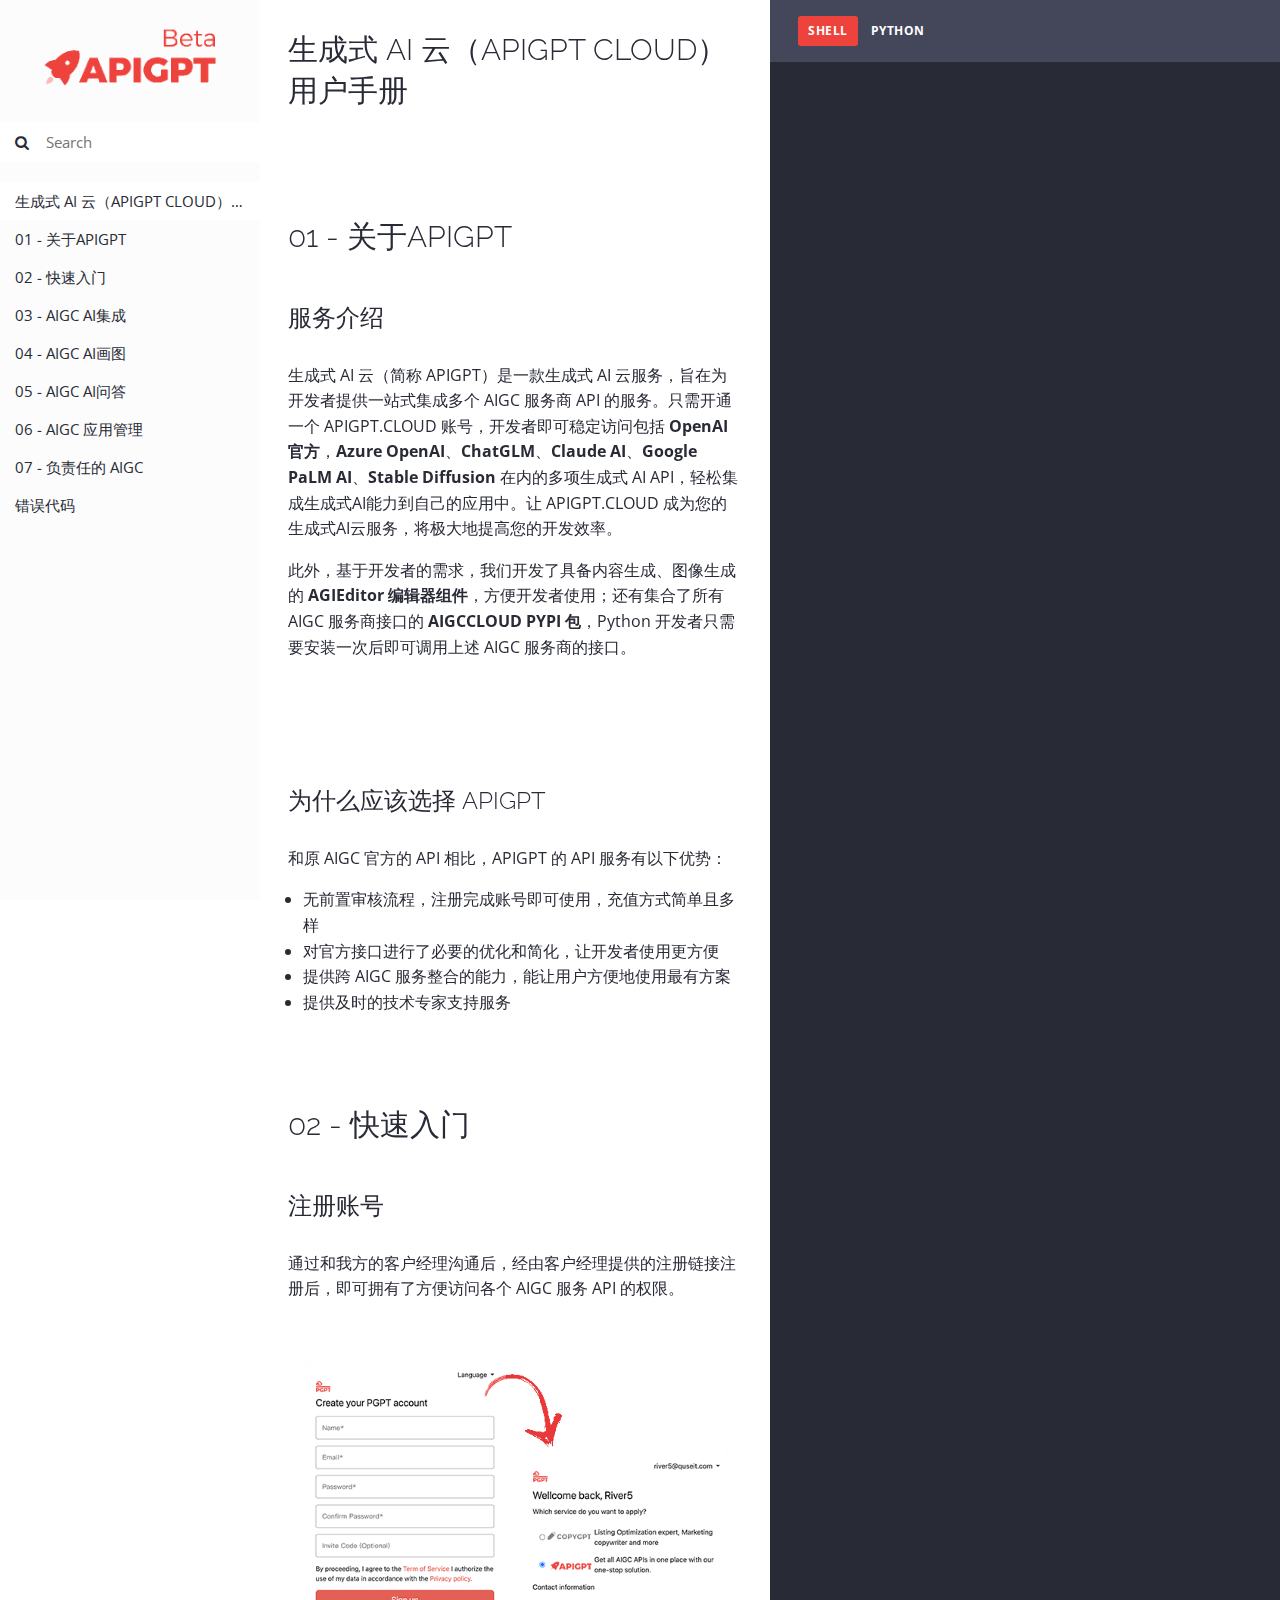
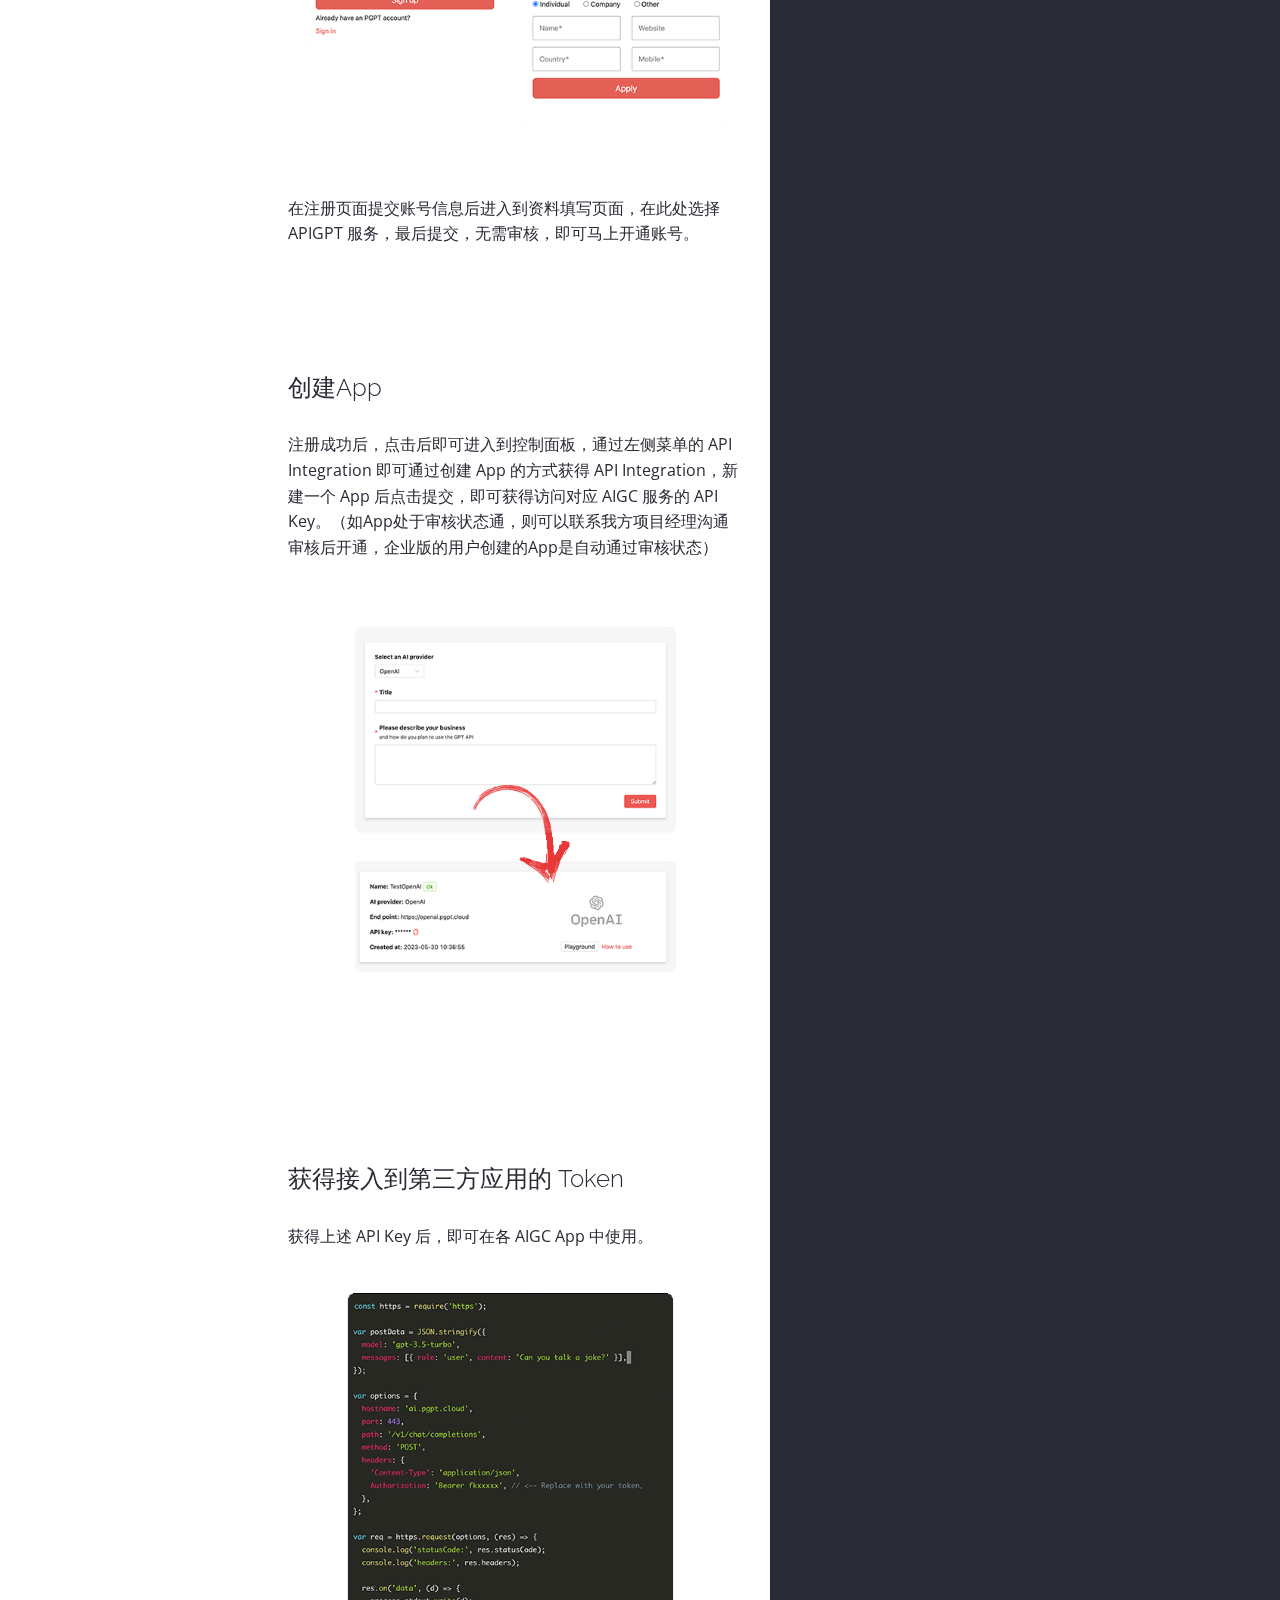
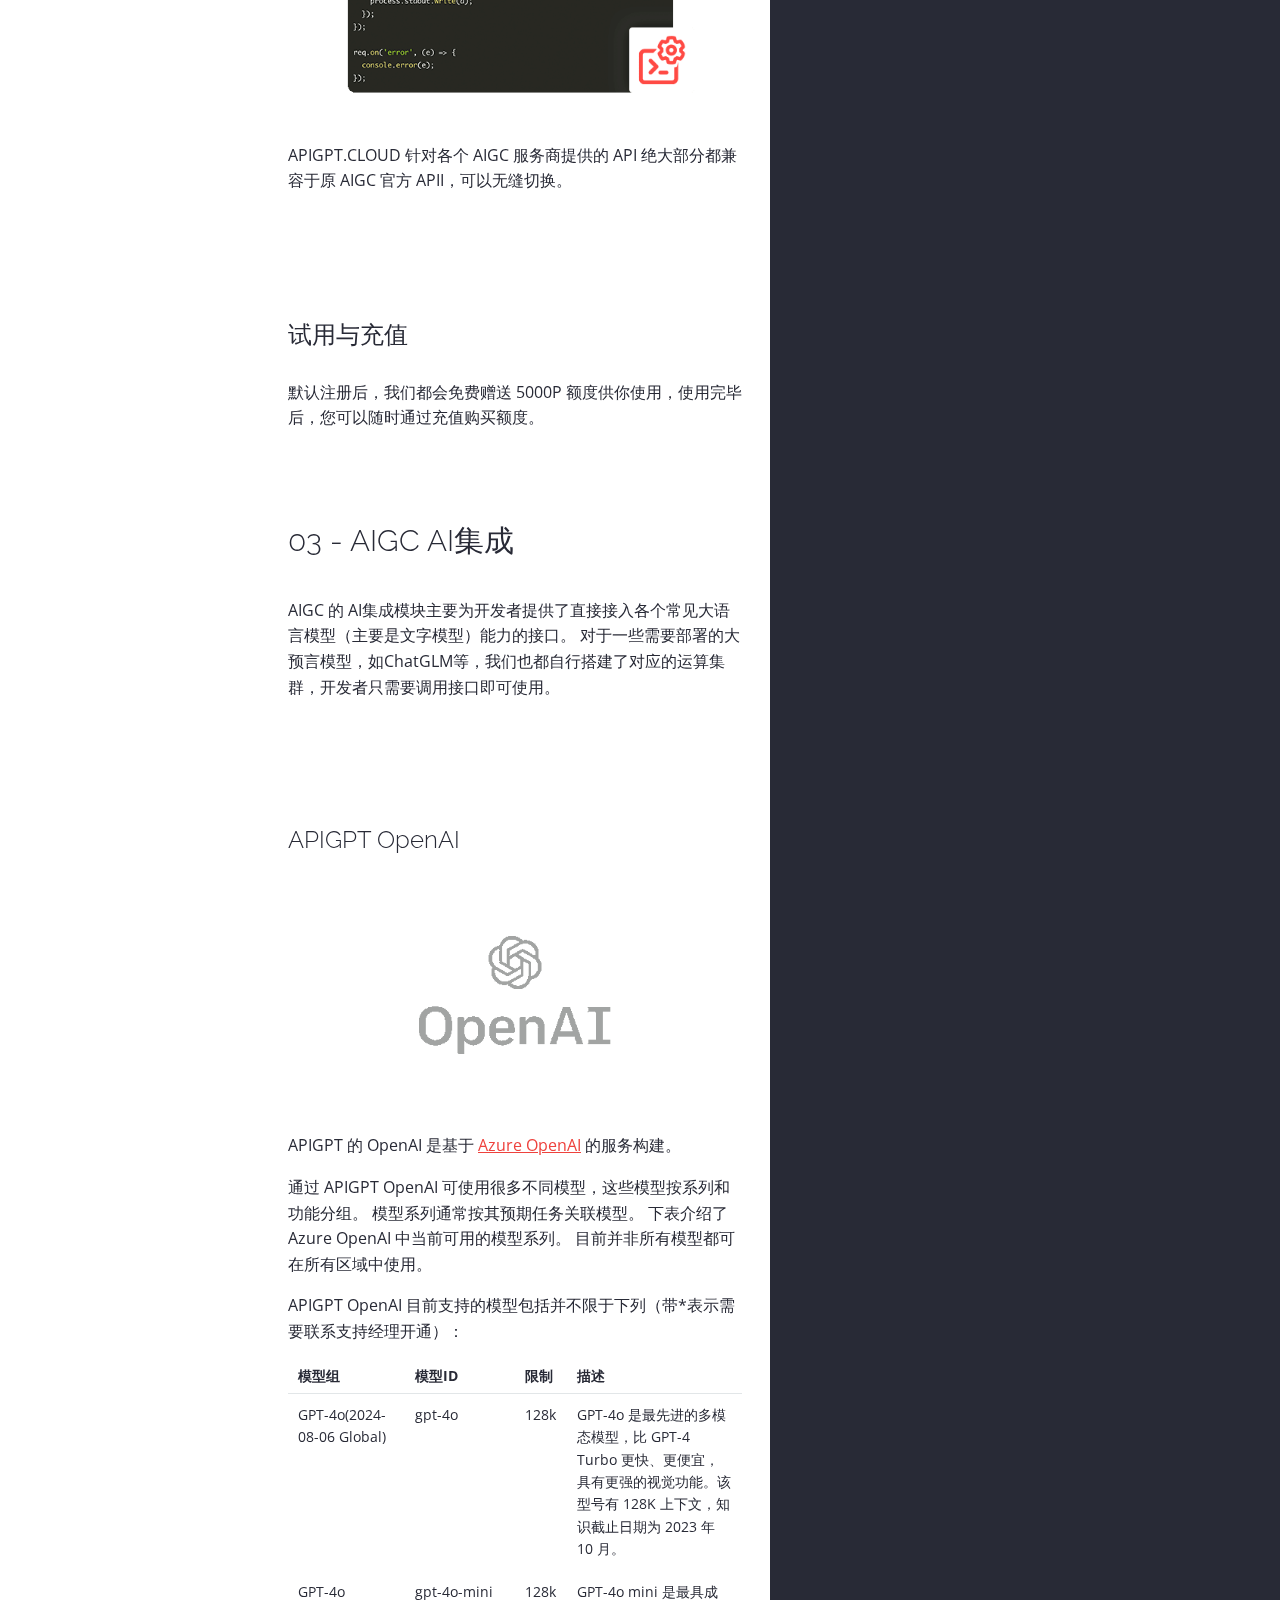
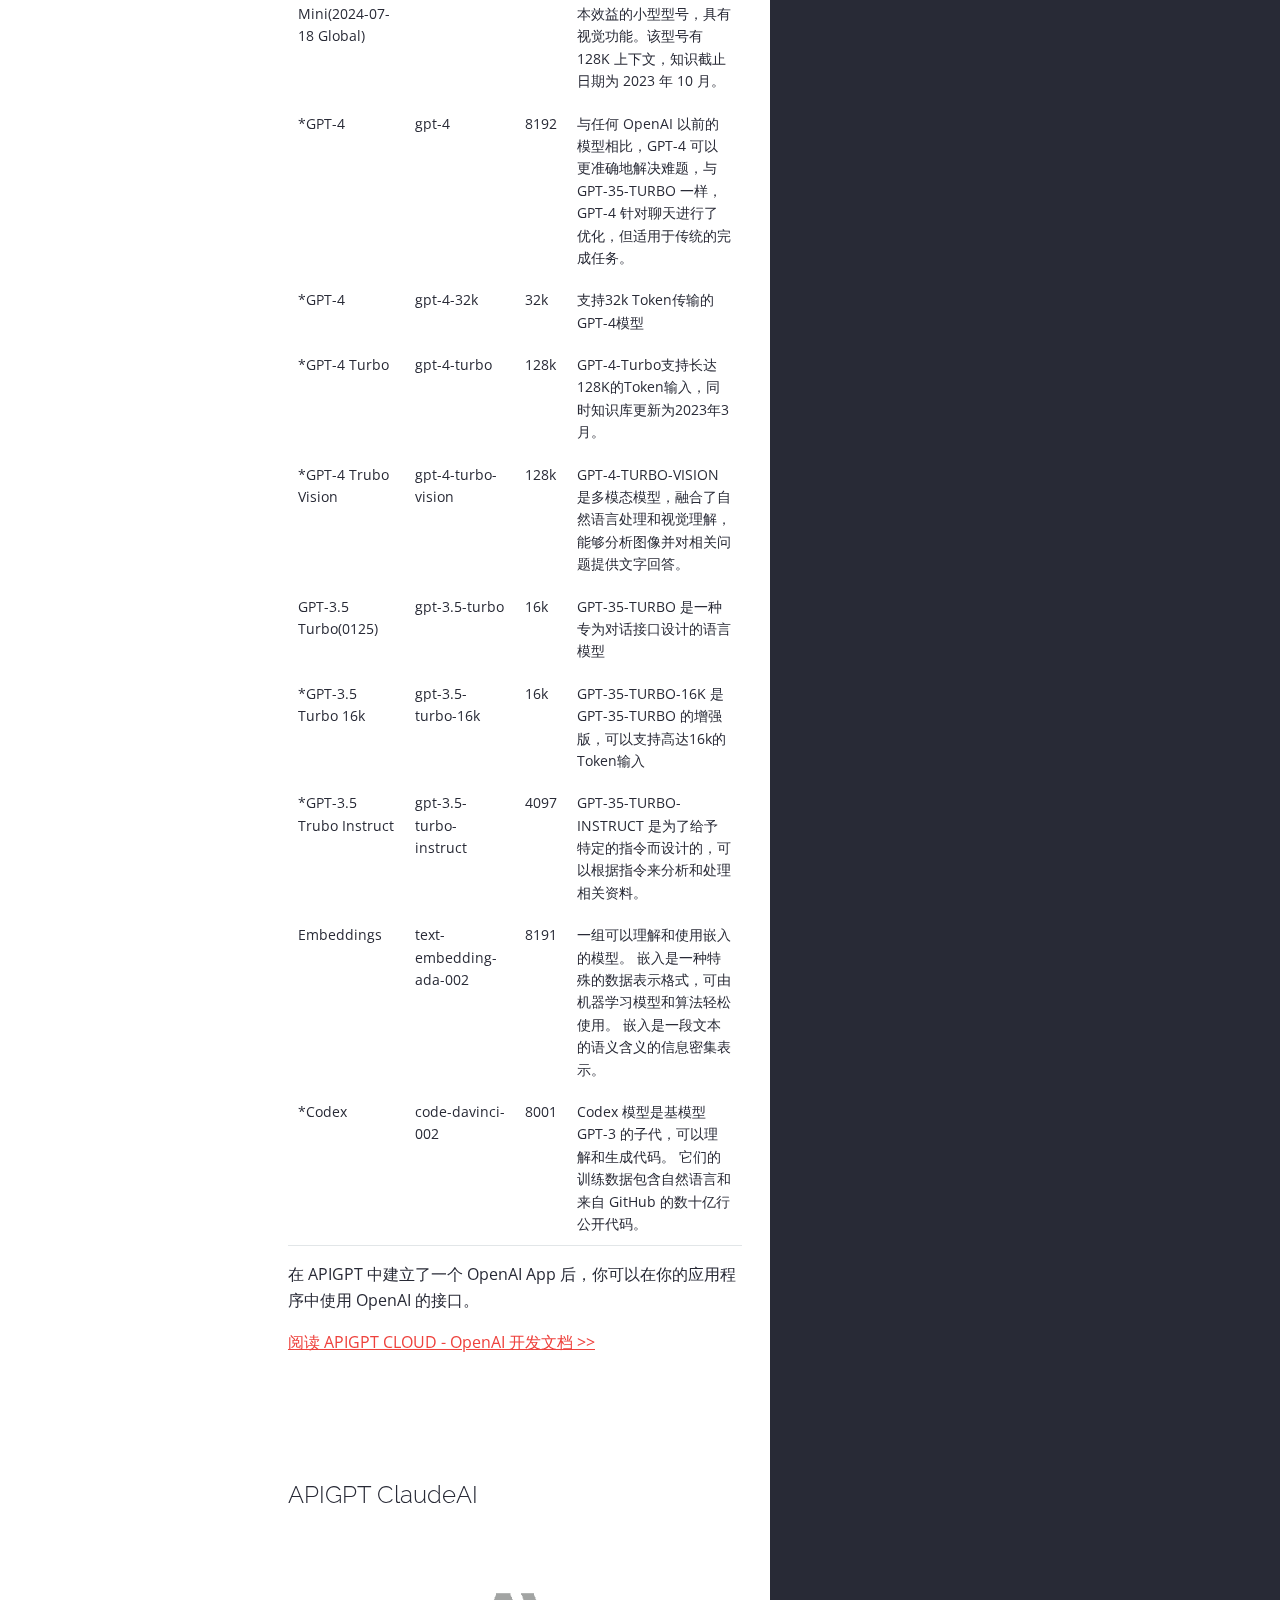
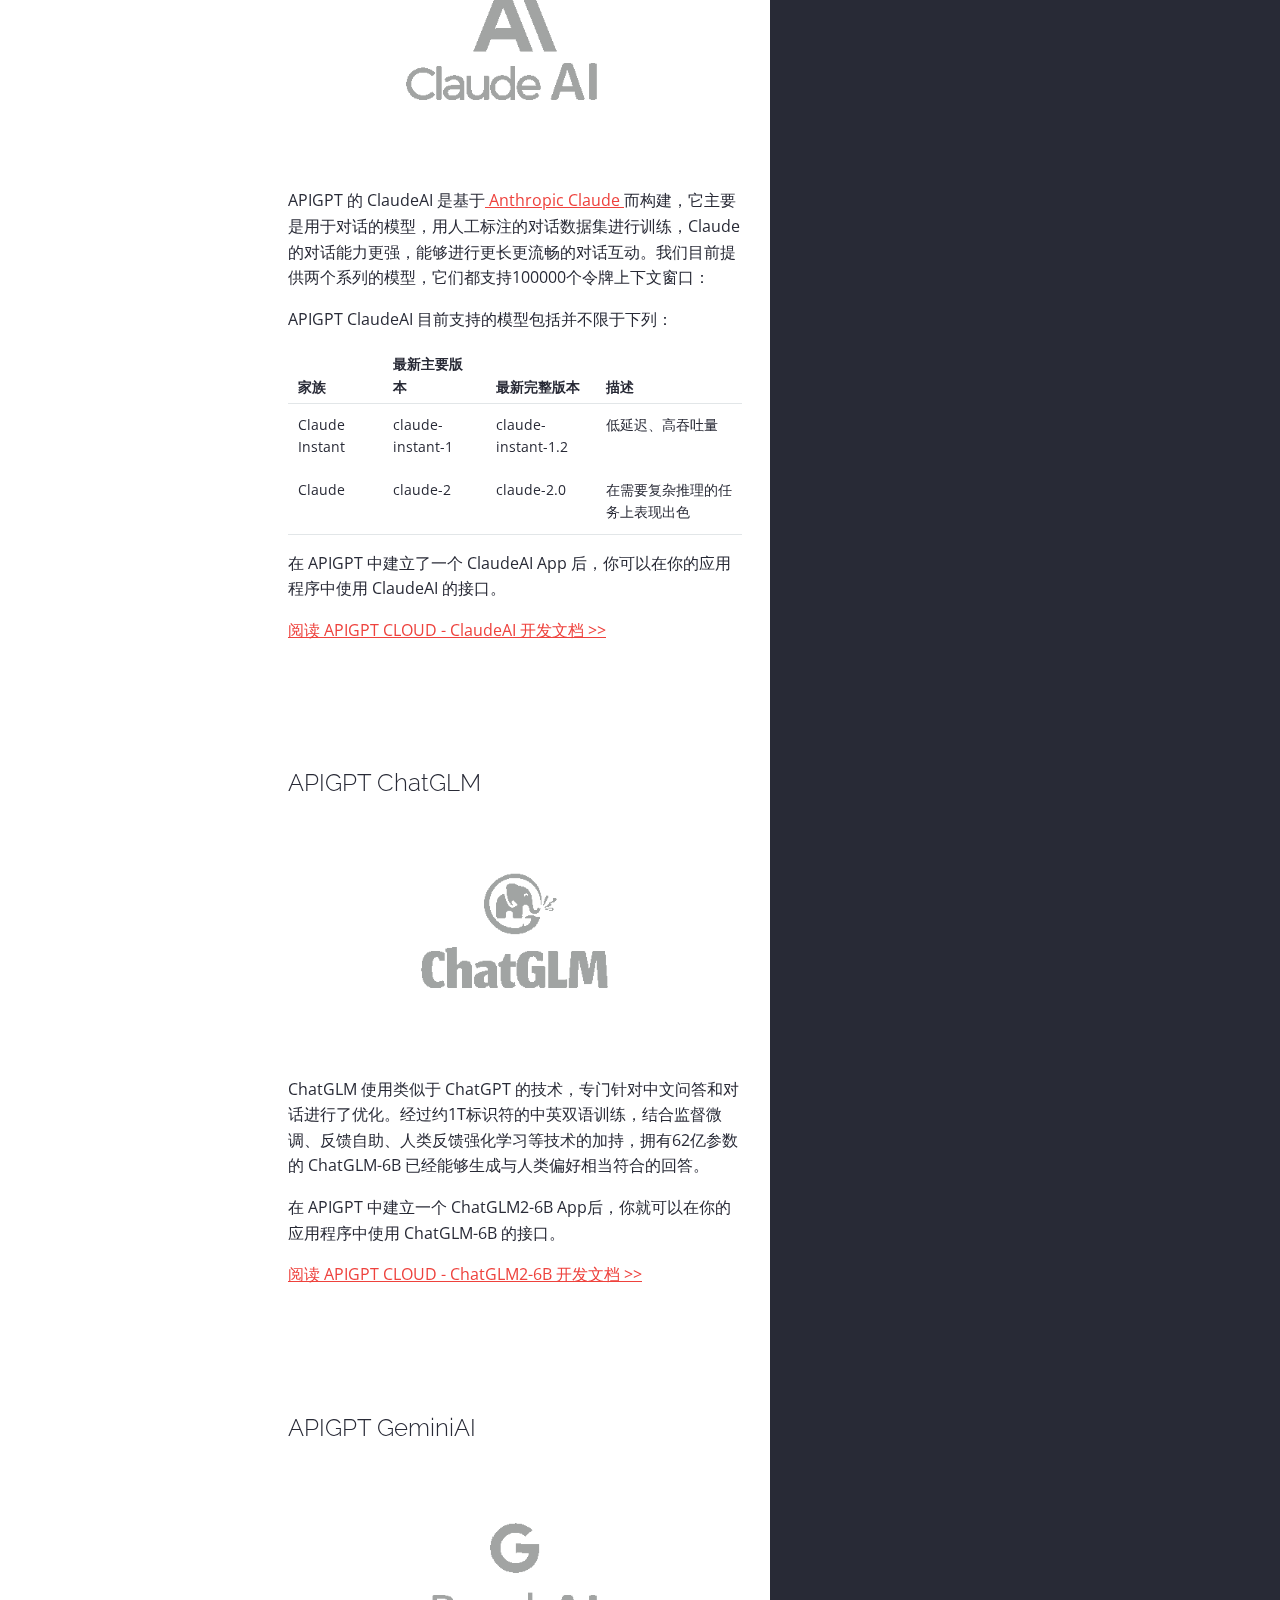
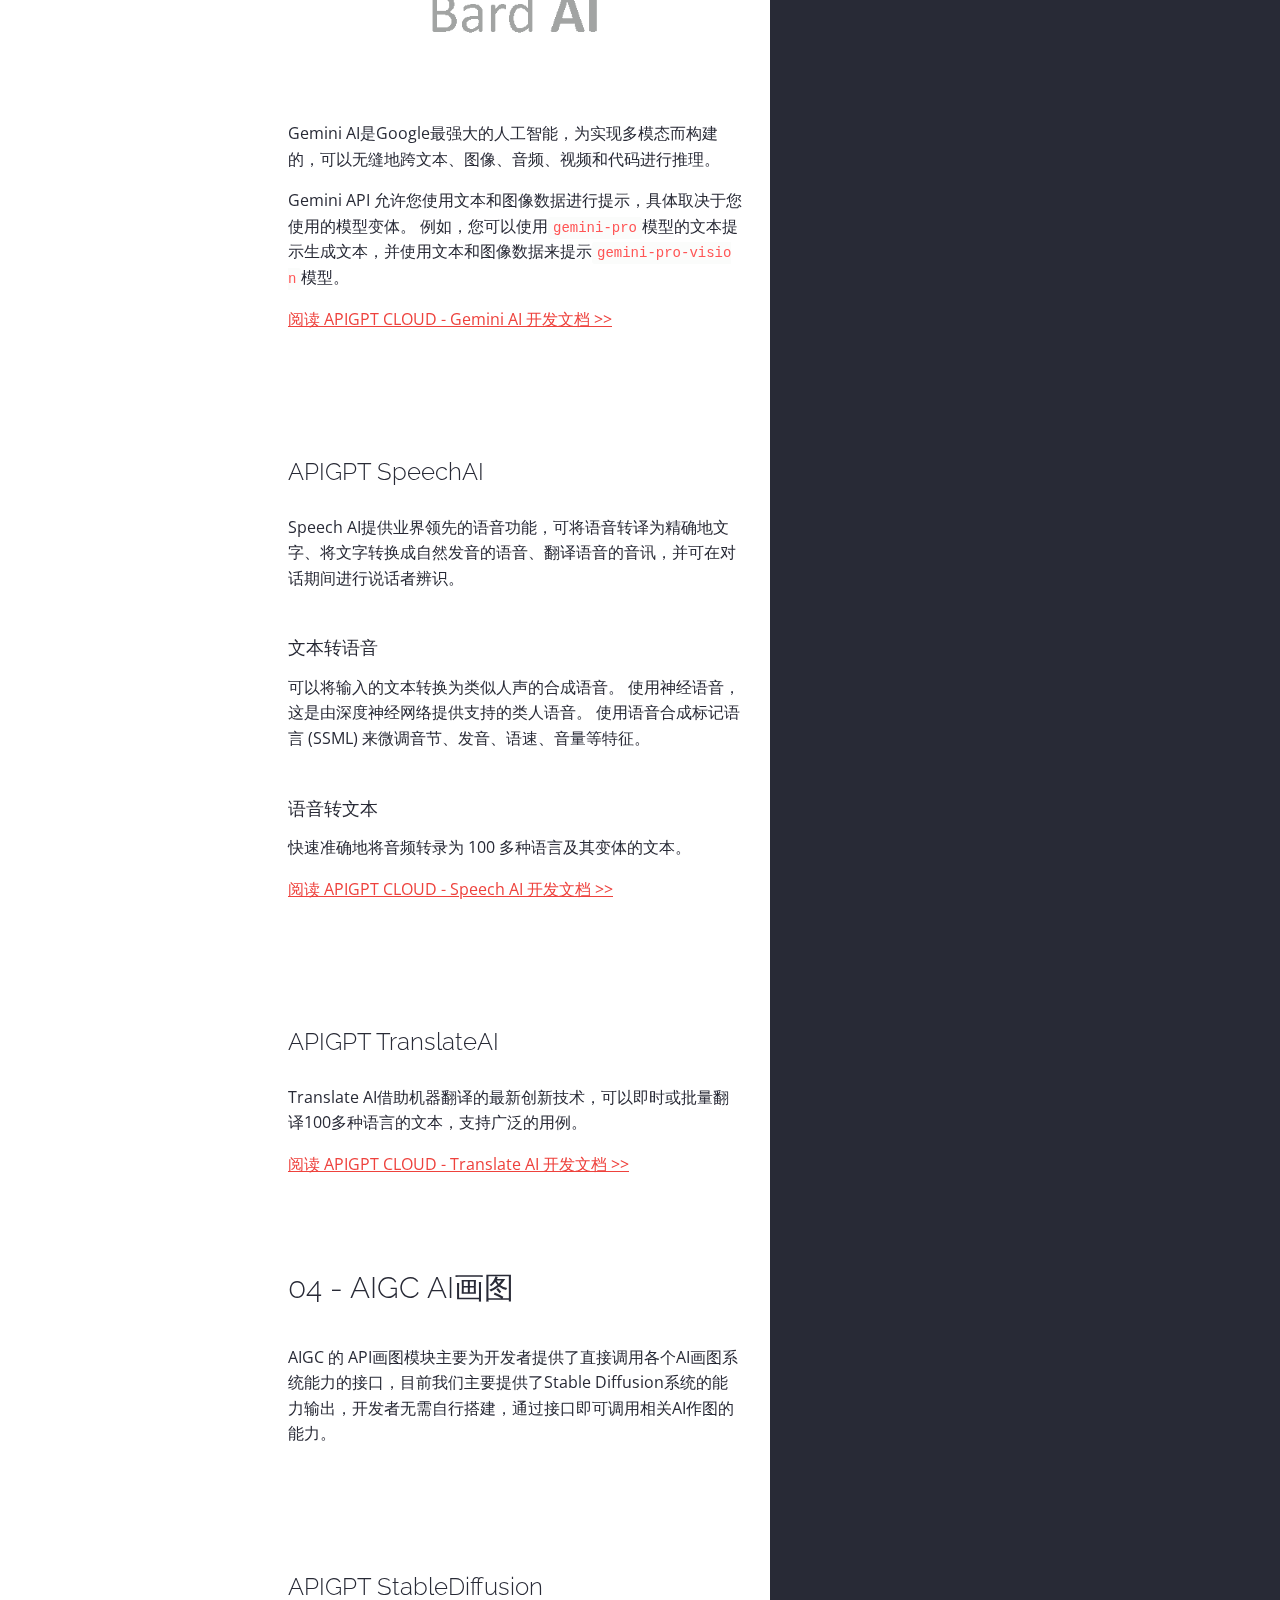
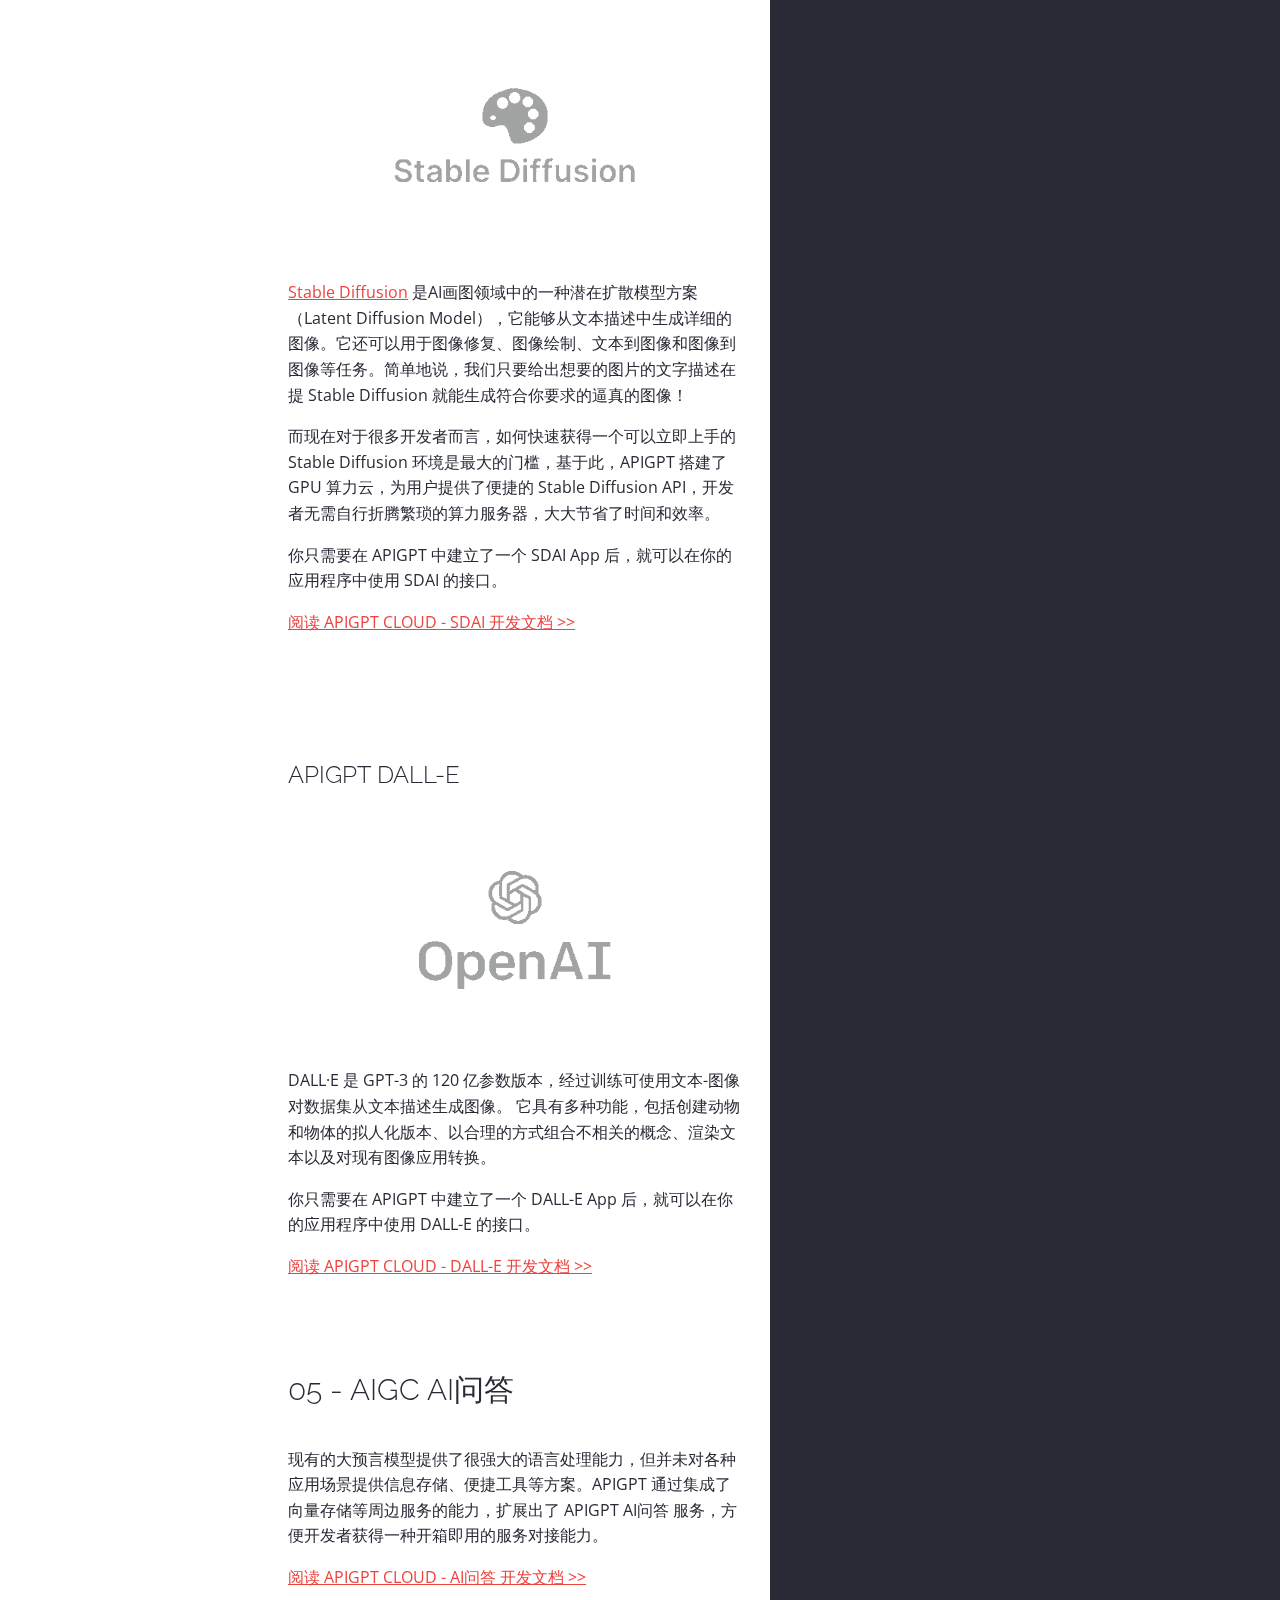
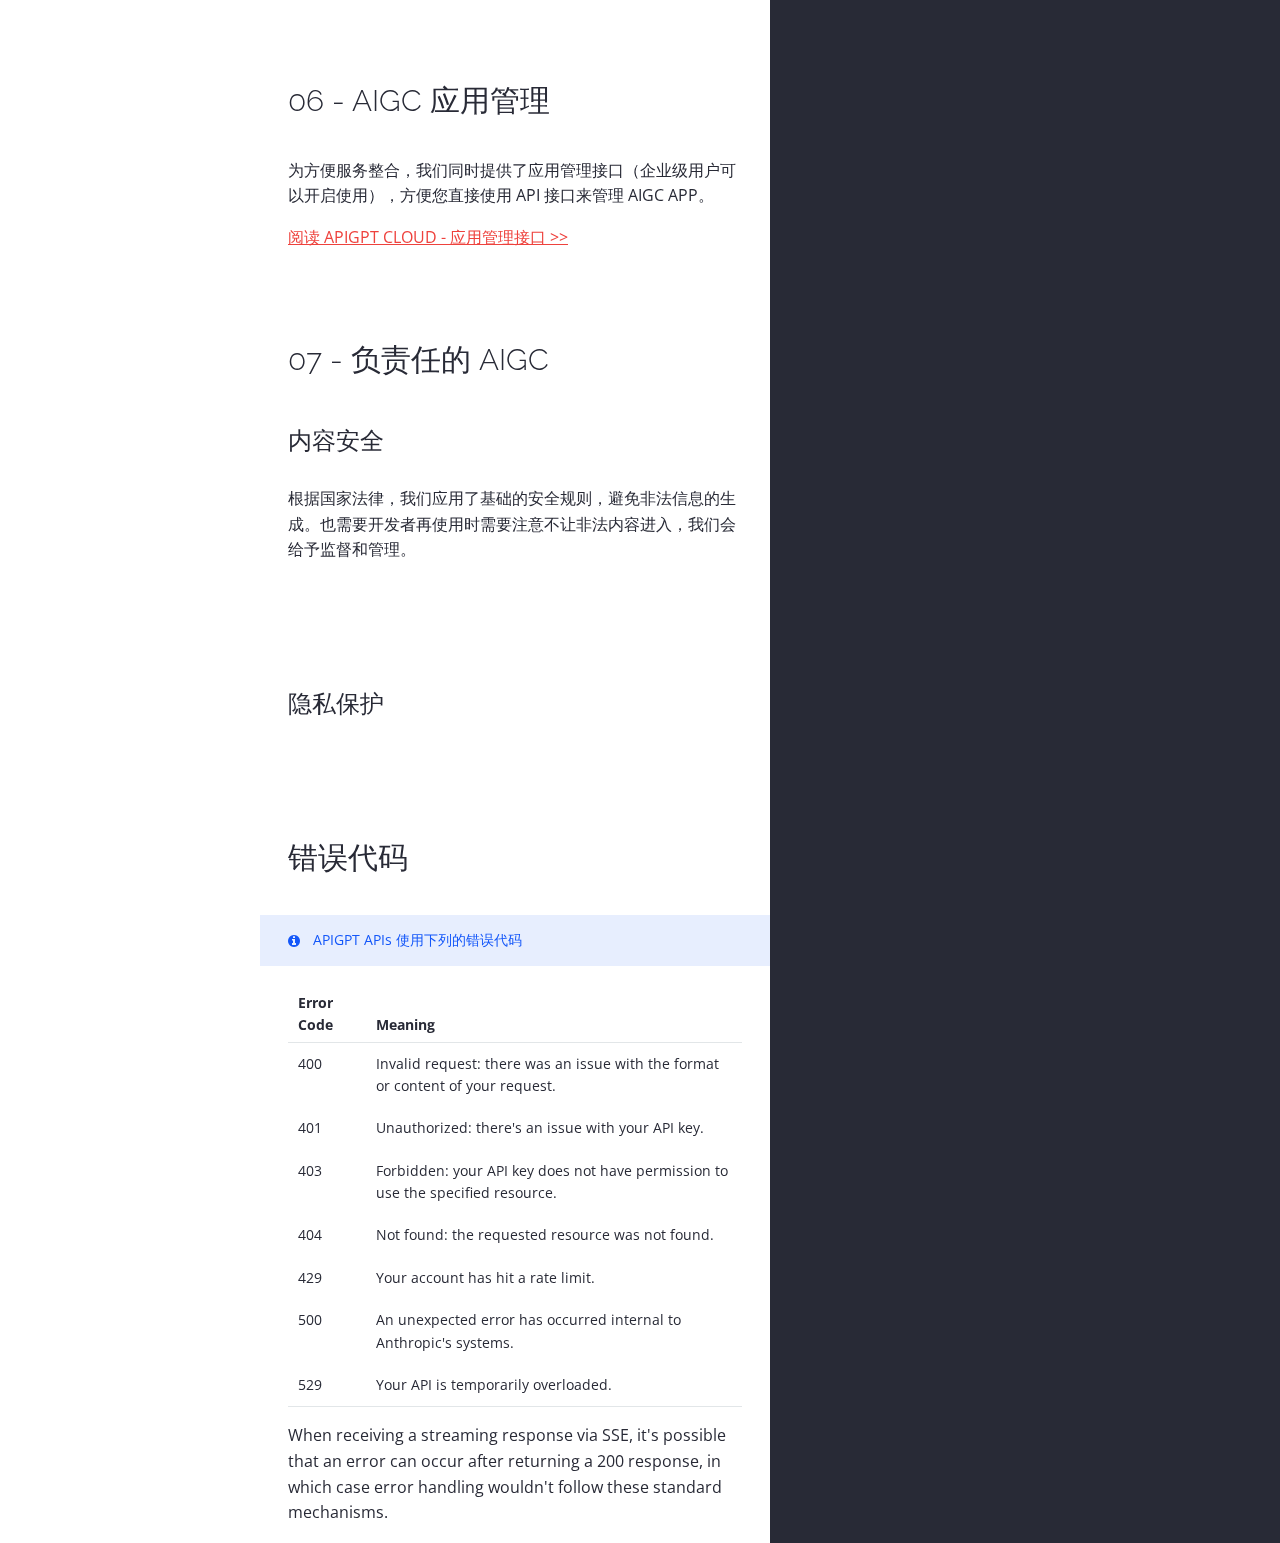
<file: docs/index.html>
<!doctype html>
<html>
  <head>
    <meta charset="utf-8">
    <meta content="IE=edge,chrome=1" http-equiv="X-UA-Compatible">
    <meta name="viewport" content="width=device-width, initial-scale=1, maximum-scale=1">
        <meta
            name="description"
            content="Documentation for APIGPT CLOUD API"
        >
    <title>APIGPT CLOUD 用户文档</title>

    <style media="screen">
      .highlight table td { padding: 5px; }
.highlight table pre { margin: 0; }
.highlight .gh {
  color: #999999;
}
.highlight .sr {
  color: #f6aa11;
}
.highlight .go {
  color: #888888;
}
.highlight .gp {
  color: #555555;
}
.highlight .gs {
}
.highlight .gu {
  color: #aaaaaa;
}
.highlight .nb {
  color: #f6aa11;
}
.highlight .cm {
  color: #75715e;
}
.highlight .cp {
  color: #75715e;
}
.highlight .c1 {
  color: #75715e;
}
.highlight .cs {
  color: #75715e;
}
.highlight .c, .highlight .ch, .highlight .cd, .highlight .cpf {
  color: #75715e;
}
.highlight .err {
  color: #960050;
}
.highlight .gr {
  color: #960050;
}
.highlight .gt {
  color: #960050;
}
.highlight .gd {
  color: #49483e;
}
.highlight .gi {
  color: #49483e;
}
.highlight .ge {
  color: #49483e;
}
.highlight .kc {
  color: #66d9ef;
}
.highlight .kd {
  color: #66d9ef;
}
.highlight .kr {
  color: #66d9ef;
}
.highlight .no {
  color: #66d9ef;
}
.highlight .kt {
  color: #66d9ef;
}
.highlight .mf {
  color: #ae81ff;
}
.highlight .mh {
  color: #ae81ff;
}
.highlight .il {
  color: #ae81ff;
}
.highlight .mi {
  color: #ae81ff;
}
.highlight .mo {
  color: #ae81ff;
}
.highlight .m, .highlight .mb, .highlight .mx {
  color: #ae81ff;
}
.highlight .sc {
  color: #ae81ff;
}
.highlight .se {
  color: #ae81ff;
}
.highlight .ss {
  color: #ae81ff;
}
.highlight .sd {
  color: #e6db74;
}
.highlight .s2 {
  color: #e6db74;
}
.highlight .sb {
  color: #e6db74;
}
.highlight .sh {
  color: #e6db74;
}
.highlight .si {
  color: #e6db74;
}
.highlight .sx {
  color: #e6db74;
}
.highlight .s1 {
  color: #e6db74;
}
.highlight .s, .highlight .sa, .highlight .dl {
  color: #e6db74;
}
.highlight .na {
  color: #a6e22e;
}
.highlight .nc {
  color: #a6e22e;
}
.highlight .nd {
  color: #a6e22e;
}
.highlight .ne {
  color: #a6e22e;
}
.highlight .nf, .highlight .fm {
  color: #a6e22e;
}
.highlight .vc {
  color: #ffffff;
}
.highlight .nn {
  color: #ffffff;
}
.highlight .ni {
  color: #ffffff;
}
.highlight .bp {
  color: #ffffff;
}
.highlight .vg {
  color: #ffffff;
}
.highlight .vi {
  color: #ffffff;
}
.highlight .nv, .highlight .vm {
  color: #ffffff;
}
.highlight .w {
  color: #ffffff;
}
.highlight {
  color: #ffffff;
}
.highlight .n, .highlight .py, .highlight .nx {
  color: #ffffff;
}
.highlight .nl {
  color: #f92672;
}
.highlight .ow {
  color: #f92672;
}
.highlight .nt {
  color: #f92672;
}
.highlight .k, .highlight .kv {
  color: #f92672;
}
.highlight .kn {
  color: #f92672;
}
.highlight .kp {
  color: #f92672;
}
.highlight .o {
  color: #f92672;
}
    </style>
    <style media="print">
      * {
        -webkit-transition:none!important;
        transition:none!important;
      }
      .highlight table td { padding: 5px; }
.highlight table pre { margin: 0; }
.highlight, .highlight .w {
  color: #586e75;
}
.highlight .err {
  color: #002b36;
  background-color: #dc322f;
}
.highlight .c, .highlight .ch, .highlight .cd, .highlight .cm, .highlight .cpf, .highlight .c1, .highlight .cs {
  color: #657b83;
}
.highlight .cp {
  color: #b58900;
}
.highlight .nt {
  color: #b58900;
}
.highlight .o, .highlight .ow {
  color: #93a1a1;
}
.highlight .p, .highlight .pi {
  color: #93a1a1;
}
.highlight .gi {
  color: #859900;
}
.highlight .gd {
  color: #dc322f;
}
.highlight .gh {
  color: #268bd2;
  background-color: #002b36;
  font-weight: bold;
}
.highlight .k, .highlight .kn, .highlight .kp, .highlight .kr, .highlight .kv {
  color: #6c71c4;
}
.highlight .kc {
  color: #cb4b16;
}
.highlight .kt {
  color: #cb4b16;
}
.highlight .kd {
  color: #cb4b16;
}
.highlight .s, .highlight .sb, .highlight .sc, .highlight .dl, .highlight .sd, .highlight .s2, .highlight .sh, .highlight .sx, .highlight .s1 {
  color: #859900;
}
.highlight .sa {
  color: #6c71c4;
}
.highlight .sr {
  color: #2aa198;
}
.highlight .si {
  color: #d33682;
}
.highlight .se {
  color: #d33682;
}
.highlight .nn {
  color: #b58900;
}
.highlight .nc {
  color: #b58900;
}
.highlight .no {
  color: #b58900;
}
.highlight .na {
  color: #268bd2;
}
.highlight .m, .highlight .mb, .highlight .mf, .highlight .mh, .highlight .mi, .highlight .il, .highlight .mo, .highlight .mx {
  color: #859900;
}
.highlight .ss {
  color: #859900;
}
    </style>
    <link href="stylesheets/screen-bbbf83f5.css" rel="stylesheet" media="screen" />
    <link href="stylesheets/print-88f539c5.css" rel="stylesheet" media="print" />
      <script src="javascripts/all-b12a2749.js"></script>

    <script>
      $(function() { setupCodeCopy(); });
    </script>
  </head>

  <body class="index" data-languages="[&quot;shell&quot;,&quot;python&quot;]">
    <a href="#" id="nav-button">
      <span>
        NAV
        <img src="images/navbar-cad8cdcb.png" alt="" />
      </span>
    </a>
    <div class="toc-wrapper">
      <img src="images/logo-b7be038d.png" class="logo" alt="" />
        <div class="lang-selector">
              <a href="#" data-language-name="shell">shell</a>
              <a href="#" data-language-name="python">python</a>
        </div>
        <div class="search">
          <input type="text" class="search" id="input-search" placeholder="Search">
        </div>
        <ul class="search-results"></ul>
      <ul id="toc" class="toc-list-h1">
          <li>
            <a href="#ai-apigpt-cloud" class="toc-h1 toc-link" data-title="生成式 AI 云（APIGPT CLOUD）用户手册">生成式 AI 云（APIGPT CLOUD）用户手册</a>
          </li>
          <li>
            <a href="#01-apigpt" class="toc-h1 toc-link" data-title="01 - 关于APIGPT">01 - 关于APIGPT</a>
              <ul class="toc-list-h2">
                  <li>
                    <a href="#73a298c445" class="toc-h2 toc-link" data-title="服务介绍">服务介绍</a>
                  </li>
                  <li>
                    <a href="#apigpt" class="toc-h2 toc-link" data-title="为什么应该选择 APIGPT">为什么应该选择 APIGPT</a>
                  </li>
              </ul>
          </li>
          <li>
            <a href="#02" class="toc-h1 toc-link" data-title="02 - 快速入门">02 - 快速入门</a>
              <ul class="toc-list-h2">
                  <li>
                    <a href="#575f8f6ea6" class="toc-h2 toc-link" data-title="注册账号">注册账号</a>
                  </li>
                  <li>
                    <a href="#app" class="toc-h2 toc-link" data-title="创建App">创建App</a>
                  </li>
                  <li>
                    <a href="#token" class="toc-h2 toc-link" data-title="获得接入到第三方应用的 Token">获得接入到第三方应用的 Token</a>
                  </li>
                  <li>
                    <a href="#d8b8637e42" class="toc-h2 toc-link" data-title="试用与充值">试用与充值</a>
                  </li>
              </ul>
          </li>
          <li>
            <a href="#03-aigc-ai" class="toc-h1 toc-link" data-title="03 - AIGC AI集成">03 - AIGC AI集成</a>
              <ul class="toc-list-h2">
                  <li>
                    <a href="#apigpt-openai" class="toc-h2 toc-link" data-title="APIGPT OpenAI">APIGPT OpenAI</a>
                  </li>
                  <li>
                    <a href="#apigpt-claudeai" class="toc-h2 toc-link" data-title="APIGPT ClaudeAI">APIGPT ClaudeAI</a>
                  </li>
                  <li>
                    <a href="#apigpt-chatglm" class="toc-h2 toc-link" data-title="APIGPT ChatGLM">APIGPT ChatGLM</a>
                  </li>
                  <li>
                    <a href="#apigpt-geminiai" class="toc-h2 toc-link" data-title="APIGPT GeminiAI">APIGPT GeminiAI</a>
                  </li>
                  <li>
                    <a href="#apigpt-speechai" class="toc-h2 toc-link" data-title="APIGPT SpeechAI">APIGPT SpeechAI</a>
                  </li>
                  <li>
                    <a href="#apigpt-translateai" class="toc-h2 toc-link" data-title="APIGPT TranslateAI">APIGPT TranslateAI</a>
                  </li>
              </ul>
          </li>
          <li>
            <a href="#04-aigc-ai" class="toc-h1 toc-link" data-title="04 - AIGC AI画图">04 - AIGC AI画图</a>
              <ul class="toc-list-h2">
                  <li>
                    <a href="#apigpt-stablediffusion" class="toc-h2 toc-link" data-title="APIGPT StableDiffusion">APIGPT StableDiffusion</a>
                  </li>
                  <li>
                    <a href="#apigpt-dall-e" class="toc-h2 toc-link" data-title="APIGPT DALL-E">APIGPT DALL-E</a>
                  </li>
              </ul>
          </li>
          <li>
            <a href="#05-aigc-ai" class="toc-h1 toc-link" data-title="05 - AIGC AI问答">05 - AIGC AI问答</a>
          </li>
          <li>
            <a href="#06-aigc" class="toc-h1 toc-link" data-title="06 - AIGC 应用管理">06 - AIGC 应用管理</a>
          </li>
          <li>
            <a href="#07-aigc" class="toc-h1 toc-link" data-title="07 - 负责任的 AIGC">07 - 负责任的 AIGC</a>
              <ul class="toc-list-h2">
                  <li>
                    <a href="#29fb150481" class="toc-h2 toc-link" data-title="内容安全">内容安全</a>
                  </li>
                  <li>
                    <a href="#3a43b2a76a" class="toc-h2 toc-link" data-title="隐私保护">隐私保护</a>
                  </li>
              </ul>
          </li>
          <li>
            <a href="#cf68bca02a" class="toc-h1 toc-link" data-title="错误代码">错误代码</a>
          </li>
      </ul>
        <ul class="toc-footer">
            <li></li>
        </ul>

      <div style="padding:60px">

      <!--<img src="images/qrcode_for_apigpt-723fccb3.jpg" class="logo" alt="" />
      <p style="color:grey">扫描关注<br />生成式AI云公众号</p>

      <img src="images/apigpt-contact-e412e752.png" class="logo" alt="" />
      <p style="color:grey">扫描加入<br />生成式AI用户群</p>-->
      </div>

    </div>
    <div class="page-wrapper">
      <div class="dark-box"></div>
      <div class="content">
        <h1 id='ai-apigpt-cloud'>生成式 AI 云（APIGPT CLOUD）用户手册</h1><h1 id='01-apigpt'>01 - 关于APIGPT</h1><h2 id='73a298c445'>服务介绍</h2>
<p>生成式 AI 云（简称 APIGPT）是一款生成式 AI 云服务，旨在为开发者提供一站式集成多个 AIGC 服务商 API 的服务。只需开通一个 APIGPT.CLOUD 账号，开发者即可稳定访问包括 <b>OpenAI 官方</b>，<b>Azure OpenAI</b>、<b>ChatGLM</b>、<b>Claude AI</b>、<b>Google PaLM AI</b>、<b>Stable Diffusion</b> 在内的多项生成式 AI API，轻松集成生成式AI能力到自己的应用中。让 APIGPT.CLOUD 成为您的生成式AI云服务，将极大地提高您的开发效率。</p>

<p>此外，基于开发者的需求，我们开发了具备内容生成、图像生成的<b> AGIEditor 编辑器组件</b>，方便开发者使用；还有集合了所有 AIGC 服务商接口的 <b>AIGCCLOUD PYPI 包</b>，Python 开发者只需要安装一次后即可调用上述 AIGC 服务商的接口。</p>
<h2 id='apigpt'>为什么应该选择 APIGPT</h2>
<p>和原 AIGC 官方的 API 相比，APIGPT 的 API 服务有以下优势：</p>

<ul>
<li>无前置审核流程，注册完成账号即可使用，充值方式简单且多样</li>
<li>对官方接口进行了必要的优化和简化，让开发者使用更方便</li>
<li>提供跨 AIGC 服务整合的能力，能让用户方便地使用最有方案</li>
<li>提供及时的技术专家支持服务</li>
</ul>
<h1 id='02'>02 - 快速入门</h1><h2 id='575f8f6ea6'>注册账号</h2>
<p>通过和我方的客户经理沟通后，经由客户经理提供的注册链接注册后，即可拥有了方便访问各个 AIGC 服务 API 的权限。</p>

<p><img src='images/apply-for-apigpt-a0d3ab01.png' /></p>

<p>在注册页面提交账号信息后进入到资料填写页面，在此处选择 APIGPT 服务，最后提交，无需审核，即可马上开通账号。</p>
<h2 id='app'>创建App</h2>
<p>注册成功后，点击后即可进入到控制面板，通过左侧菜单的 API Integration 即可通过创建 App 的方式获得 API Integration，新建一个 App 后点击提交，即可获得访问对应 AIGC 服务的 API Key。（如App处于审核状态通，则可以联系我方项目经理沟通审核后开通，企业版的用户创建的App是自动通过审核状态）</p>

<p><img src='images/2-1-af5179d5.png'></p>
<h2 id='token'>获得接入到第三方应用的 Token</h2>
<p>获得上述 API Key 后，即可在各 AIGC App 中使用。</p>

<p><img src='images/3-1-75c58cb3.png' /></p>

<p>APIGPT.CLOUD 针对各个 AIGC 服务商提供的 API 绝大部分都兼容于原 AIGC 官方 APII，可以无缝切换。</p>
<h2 id='d8b8637e42'>试用与充值</h2>
<p>默认注册后，我们都会免费赠送 5000P 额度供你使用，使用完毕后，您可以随时通过充值购买额度。</p>
<h1 id='03-aigc-ai'>03 - AIGC AI集成</h1>
<p>AIGC 的 AI集成模块主要为开发者提供了直接接入各个常见大语言模型（主要是文字模型）能力的接口。
对于一些需要部署的大预言模型，如ChatGLM等，我们也都自行搭建了对应的运算集群，开发者只需要调用接口即可使用。</p>
<h2 id='apigpt-openai'>APIGPT OpenAI</h2>
<p><img src="images/OAI-8b23eaf2.png" alt="Alt text" /></p>

<p>APIGPT 的 OpenAI 是基于 <a href='https://learn.microsoft.com/zh-cn/azure/cognitive-services/openai/overview' target='_blank'>Azure OpenAI</a> 的服务构建。</p>

<p>通过 APIGPT OpenAI 可使用很多不同模型，这些模型按系列和功能分组。 模型系列通常按其预期任务关联模型。 下表介绍了 Azure OpenAI 中当前可用的模型系列。 目前并非所有模型都可在所有区域中使用。</p>

<p>APIGPT OpenAI 目前支持的模型包括并不限于下列（带*表示需要联系支持经理开通）：</p>

<table><thead>
<tr>
<th>模型组</th>
<th>模型ID</th>
<th>限制</th>
<th>描述</th>
</tr>
</thead><tbody>
<tr>
<td>GPT-4o(2024-08-06 Global)</td>
<td>gpt-4o</td>
<td>128k</td>
<td>GPT-4o 是最先进的多模态模型，比 GPT-4 Turbo 更快、更便宜，具有更强的视觉功能。该型号有 128K 上下文，知识截止日期为 2023 年 10 月。</td>
</tr>
<tr>
<td>GPT-4o Mini(2024-07-18 Global)</td>
<td>gpt-4o-mini</td>
<td>128k</td>
<td>GPT-4o mini 是最具成本效益的小型型号，具有视觉功能。该型号有 128K 上下文，知识截止日期为 2023 年 10 月。</td>
</tr>
<tr>
<td>*GPT-4</td>
<td>gpt-4</td>
<td>8192</td>
<td>与任何 OpenAI 以前的模型相比，GPT-4 可以更准确地解决难题，与 GPT-35-TURBO 一样，GPT-4 针对聊天进行了优化，但适用于传统的完成任务。</td>
</tr>
<tr>
<td>*GPT-4</td>
<td>gpt-4-32k</td>
<td>32k</td>
<td>支持32k Token传输的GPT-4模型</td>
</tr>
<tr>
<td>*GPT-4 Turbo</td>
<td>gpt-4-turbo</td>
<td>128k</td>
<td>GPT-4-Turbo支持长达128K的Token输入，同时知识库更新为2023年3月。</td>
</tr>
<tr>
<td>*GPT-4 Trubo Vision</td>
<td>gpt-4-turbo-vision</td>
<td>128k</td>
<td>GPT-4-TURBO-VISION 是多模态模型，融合了自然语言处理和视觉理解，能够分析图像并对相关问题提供文字回答。</td>
</tr>
<tr>
<td>GPT-3.5 Turbo(0125)</td>
<td>gpt-3.5-turbo</td>
<td>16k</td>
<td>GPT-35-TURBO 是一种专为对话接口设计的语言模型</td>
</tr>
<tr>
<td>*GPT-3.5 Turbo 16k</td>
<td>gpt-3.5-turbo-16k</td>
<td>16k</td>
<td>GPT-35-TURBO-16K 是 GPT-35-TURBO 的增强版，可以支持高达16k的 Token输入</td>
</tr>
<tr>
<td>*GPT-3.5 Trubo Instruct</td>
<td>gpt-3.5-turbo-instruct</td>
<td>4097</td>
<td>GPT-35-TURBO-INSTRUCT 是为了给予特定的指令而设计的，可以根据指令来分析和处理相关资料。</td>
</tr>
<tr>
<td>Embeddings</td>
<td>text-embedding-ada-002</td>
<td>8191</td>
<td>一组可以理解和使用嵌入的模型。 嵌入是一种特殊的数据表示格式，可由机器学习模型和算法轻松使用。 嵌入是一段文本的语义含义的信息密集表示。</td>
</tr>
<tr>
<td>*Codex</td>
<td>code-davinci-002</td>
<td>8001</td>
<td>Codex 模型是基模型 GPT-3 的子代，可以理解和生成代码。 它们的训练数据包含自然语言和来自 GitHub 的数十亿行公开代码。</td>
</tr>
</tbody></table>

<p>在 APIGPT 中建立了一个 OpenAI App 后，你可以在你的应用程序中使用 OpenAI 的接口。</p>

<p><a href='openai.html'>阅读 APIGPT CLOUD - OpenAI 开发文档 &gt;&gt;</a></p>
<h2 id='apigpt-claudeai'>APIGPT ClaudeAI</h2>
<p><img src="images/claudeai-2ef2429b.png"></p>

<p>APIGPT 的 ClaudeAI 是基于<a href='https://www.anthropic.com/product' target='_blank'> Anthropic Claude </a>而构建，它主要是用于对话的模型，用人工标注的对话数据集进行训练，Claude 的对话能力更强，能够进行更长更流畅的对话互动。我们目前提供两个系列的模型，它们都支持100000个令牌上下文窗口：</p>

<p>APIGPT ClaudeAI 目前支持的模型包括并不限于下列：</p>

<table><thead>
<tr>
<th>家族</th>
<th>最新主要版本</th>
<th>最新完整版本</th>
<th>描述</th>
</tr>
</thead><tbody>
<tr>
<td>Claude Instant</td>
<td>claude-instant-1</td>
<td>claude-instant-1.2</td>
<td>低延迟、高吞吐量</td>
</tr>
<tr>
<td>Claude</td>
<td>claude-2</td>
<td>claude-2.0</td>
<td>在需要复杂推理的任务上表现出色</td>
</tr>
</tbody></table>

<p>在 APIGPT 中建立了一个 ClaudeAI App 后，你可以在你的应用程序中使用 ClaudeAI 的接口。</p>

<p><a href='claudeai.html'>阅读 APIGPT CLOUD - ClaudeAI 开发文档 &gt;&gt;</a></p>
<h2 id='apigpt-chatglm'>APIGPT ChatGLM</h2>
<p><img src="images/ChatGLM-logo-301809b1.png" alt="Alt text" /></p>

<p>ChatGLM 使用类似于 ChatGPT 的技术，专门针对中文问答和对话进行了优化。经过约1T标识符的中英双语训练，结合监督微调、反馈自助、人类反馈强化学习等技术的加持，拥有62亿参数的 ChatGLM-6B 已经能够生成与人类偏好相当符合的回答。</p>

<p>在 APIGPT 中建立一个 ChatGLM2-6B App后，你就可以在你的应用程序中使用 ChatGLM-6B 的接口。</p>

<p><a href='chatglm2-6b.html'>阅读 APIGPT CLOUD - ChatGLM2-6B 开发文档 &gt;&gt;</a></p>

<!--
## APIGPT PaLM

<img src="https://apigpt.cloud/wp-content/uploads/2023/09/PaLM-AI.png">

PaLM AI 是 Google 用于构建 <a href='https://bard.google.com/' target='_blank'>Bard</a> 的大语言模型，基于Google的技术和积累，它准确全面地理解自然语言，能为用户提供及时有效的信息。

APIGPT 基于 Google PaLM 构建了 API 服务。


<a href='#'>APIGPT CLOUD - PaLM 接口在完善中... >></a>
-->
<h2 id='apigpt-geminiai'>APIGPT GeminiAI</h2>
<p><img src="images/google-bard-logo-96dc709f.png" alt="Alt text" /></p>

<p>Gemini AI是Google最强大的人工智能，为实现多模态而构建的，可以无缝地跨文本、图像、音频、视频和代码进行推理。</p>

<p>Gemini API 允许您使用文本和图像数据进行提示，具体取决于您使用的模型变体。 例如，您可以使用<code>gemini-pro</code>模型的文本提示生成文本，并使用文本和图像数据来提示<code>gemini-pro-vision</code>模型。</p>

<p><a href='gemini.html'>阅读 APIGPT CLOUD - Gemini AI 开发文档 &gt;&gt;</a></p>
<h2 id='apigpt-speechai'>APIGPT SpeechAI</h2>
<p>Speech AI提供业界领先的语音功能，可将语音转译为精确地文字、将文字转换成自然发音的语音、翻译语音的音讯，并可在对话期间进行说话者辨识。</p>
<h3 id='31eba85e88'>文本转语音</h3>
<p>可以将输入的文本转换为类似人声的合成语音。 使用神经语音，这是由深度神经网络提供支持的类人语音。 使用语音合成标记语言 (SSML) 来微调音节、发音、语速、音量等特征。</p>
<h3 id='a7fa0ff5f4'>语音转文本</h3>
<p>快速准确地将音频转录为 100 多种语言及其变体的文本。</p>

<p><a href='speechai.html'>阅读 APIGPT CLOUD - Speech AI 开发文档 &gt;&gt;</a></p>
<h2 id='apigpt-translateai'>APIGPT TranslateAI</h2>
<p>Translate AI借助机器翻译的最新创新技术，可以即时或批量翻译100多种语言的文本，支持广泛的用例。</p>

<p><a href='translate-ai.html'>阅读 APIGPT CLOUD - Translate AI 开发文档 &gt;&gt;</a></p>
<h1 id='04-aigc-ai'>04 - AIGC AI画图</h1>
<p>AIGC 的 API画图模块主要为开发者提供了直接调用各个AI画图系统能力的接口，目前我们主要提供了Stable Diffusion系统的能力输出，开发者无需自行搭建，通过接口即可调用相关AI作图的能力。</p>
<h2 id='apigpt-stablediffusion'>APIGPT StableDiffusion</h2>
<p><img src="images/SD-3d6fba87.png"></p>

<p><a href='https://stablediffusionweb.com/' target='_blank'>Stable Diffusion</a> 是AI画图领域中的一种潜在扩散模型方案（Latent Diffusion Model），它能够从文本描述中生成详细的图像。它还可以用于图像修复、图像绘制、文本到图像和图像到图像等任务。简单地说，我们只要给出想要的图片的文字描述在提 Stable Diffusion 就能生成符合你要求的逼真的图像！</p>

<p>而现在对于很多开发者而言，如何快速获得一个可以立即上手的 Stable Diffusion 环境是最大的门槛，基于此，APIGPT 搭建了GPU 算力云，为用户提供了便捷的 Stable Diffusion API，开发者无需自行折腾繁琐的算力服务器，大大节省了时间和效率。</p>

<p>你只需要在 APIGPT 中建立了一个 SDAI App 后，就可以在你的应用程序中使用 SDAI 的接口。</p>

<p><a href='sdai.html'>阅读 APIGPT CLOUD - SDAI 开发文档 &gt;&gt;</a></p>
<h2 id='apigpt-dall-e'>APIGPT DALL-E</h2>
<p><img src="images/OAI-8b23eaf2.png"></p>

<p>DALL·E 是 GPT-3 的 120 亿参数版本，经过训练可使用文本-图像对数据集从文本描述生成图像。 它具有多种功能，包括创建动物和物体的拟人化版本、以合理的方式组合不相关的概念、渲染文本以及对现有图像应用转换。</p>

<p>你只需要在 APIGPT 中建立了一个 DALL-E App 后，就可以在你的应用程序中使用 DALL-E 的接口。</p>

<p><a href='openai.html#images'>阅读 APIGPT CLOUD - DALL-E 开发文档 &gt;&gt;</a></p>
<h1 id='05-aigc-ai'>05 - AIGC AI问答</h1>
<p>现有的大预言模型提供了很强大的语言处理能力，但并未对各种应用场景提供信息存储、便捷工具等方案。APIGPT 通过集成了向量存储等周边服务的能力，扩展出了 APIGPT AI问答 服务，方便开发者获得一种开箱即用的服务对接能力。</p>

<p><a href='aiqa.html'>阅读 APIGPT CLOUD - AI问答 开发文档 &gt;&gt;</a></p>
<h1 id='06-aigc'>06 - AIGC 应用管理</h1>
<p>为方便服务整合，我们同时提供了应用管理接口（企业级用户可以开启使用），方便您直接使用 API 接口来管理 AIGC APP。</p>

<p><a href='account.html'>阅读 APIGPT CLOUD - 应用管理接口 &gt;&gt;</a></p>
<h1 id='07-aigc'>07 - 负责任的 AIGC</h1><h2 id='29fb150481'>内容安全</h2>
<p>根据国家法律，我们应用了基础的安全规则，避免非法信息的生成。也需要开发者再使用时需要注意不让非法内容进入，我们会给予监督和管理。</p>
<h2 id='3a43b2a76a'>隐私保护</h2><h1 id='cf68bca02a'>错误代码</h1>
<aside class="notice">
APIGPT APIs 使用下列的错误代码
</aside>

<table><thead>
<tr>
<th>Error Code</th>
<th>Meaning</th>
</tr>
</thead><tbody>
<tr>
<td>400</td>
<td>Invalid request: there was an issue with the format or content of your request.</td>
</tr>
<tr>
<td>401</td>
<td>Unauthorized: there&#39;s an issue with your API key.</td>
</tr>
<tr>
<td>403</td>
<td>Forbidden: your API key does not have permission to use the specified resource.</td>
</tr>
<tr>
<td>404</td>
<td>Not found: the requested resource was not found.</td>
</tr>
<tr>
<td>429</td>
<td>Your account has hit a rate limit.</td>
</tr>
<tr>
<td>500</td>
<td>An unexpected error has occurred internal to Anthropic&#39;s systems.</td>
</tr>
<tr>
<td>529</td>
<td>Your API is temporarily overloaded.</td>
</tr>
</tbody></table>

<p>When receiving a streaming response via SSE, it&#39;s possible that an error can occur after returning a 200 response, in which case error handling wouldn&#39;t follow these standard mechanisms.</p>

      </div>
      <div class="dark-box">
          <div class="lang-selector">
                <a href="#" data-language-name="shell">shell</a>
                <a href="#" data-language-name="python">python</a>
          </div>
      </div>
    </div>
  </body>
</html>
</file>
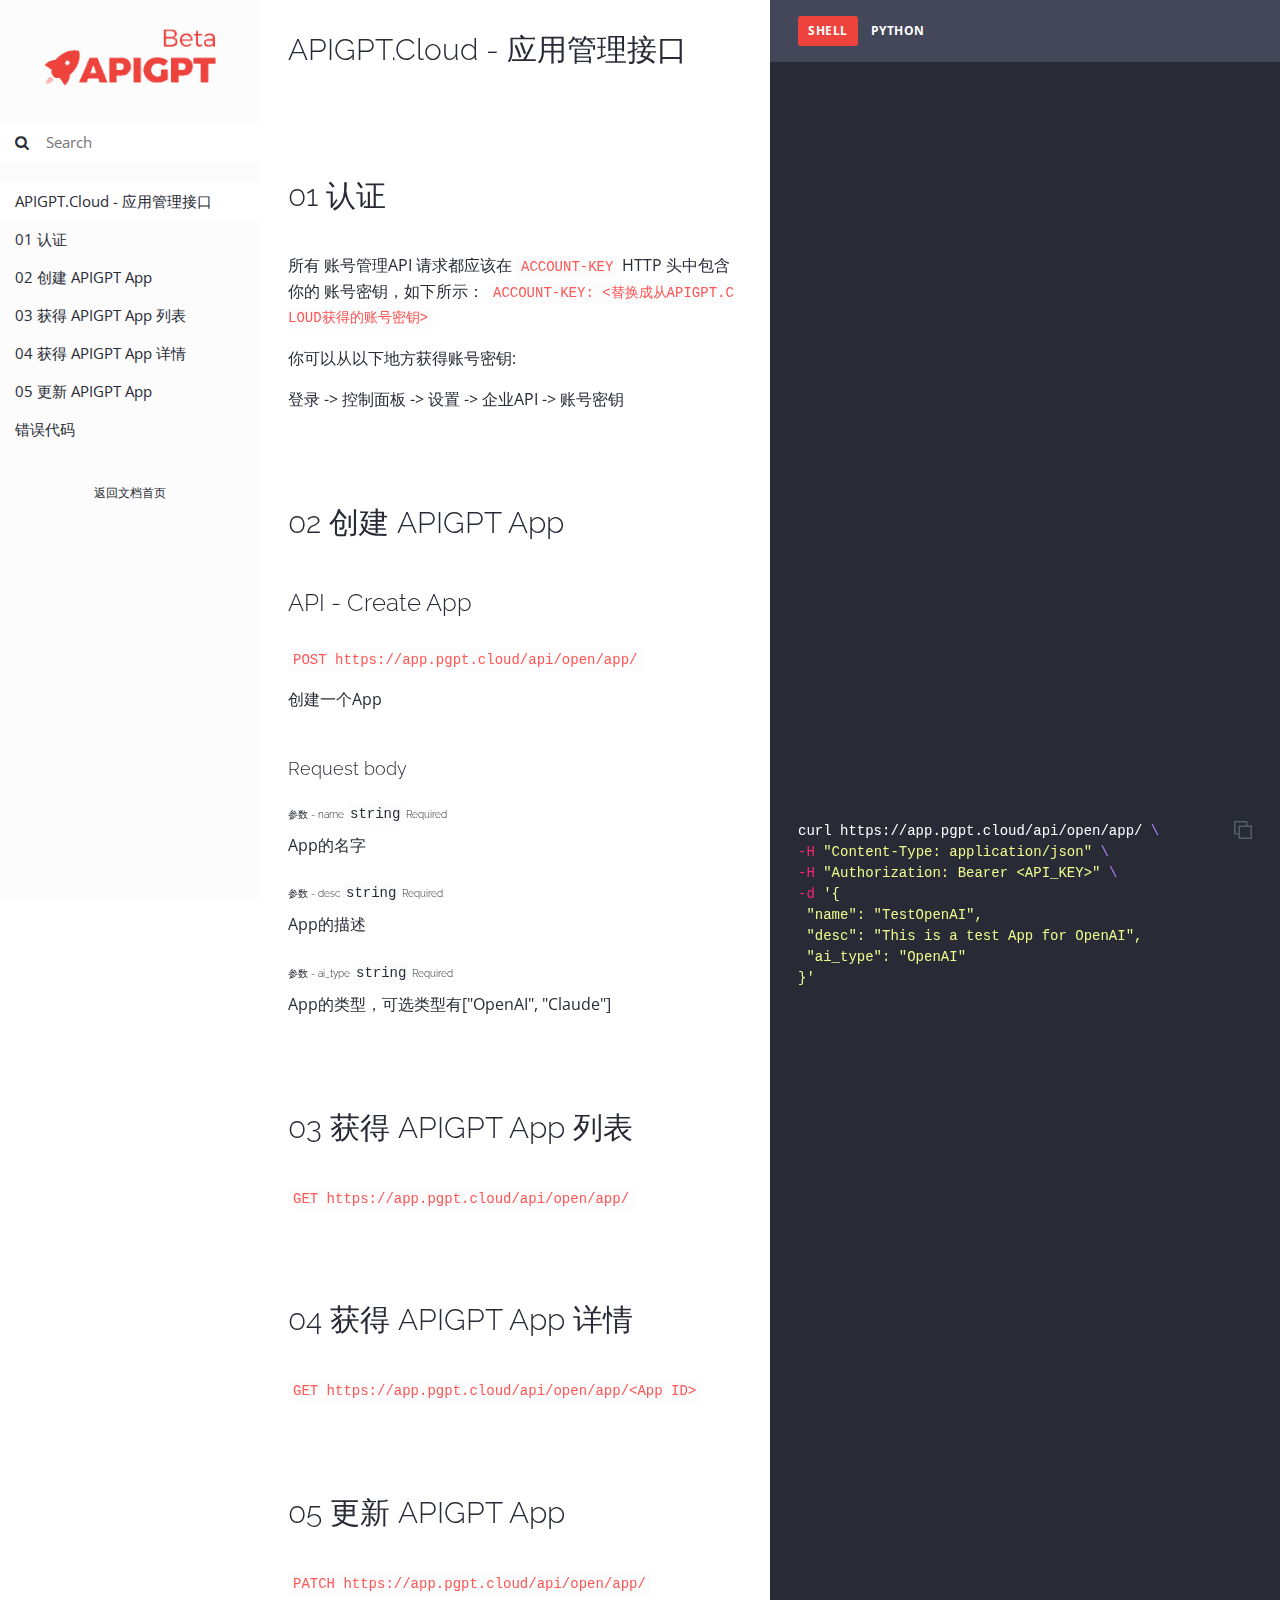
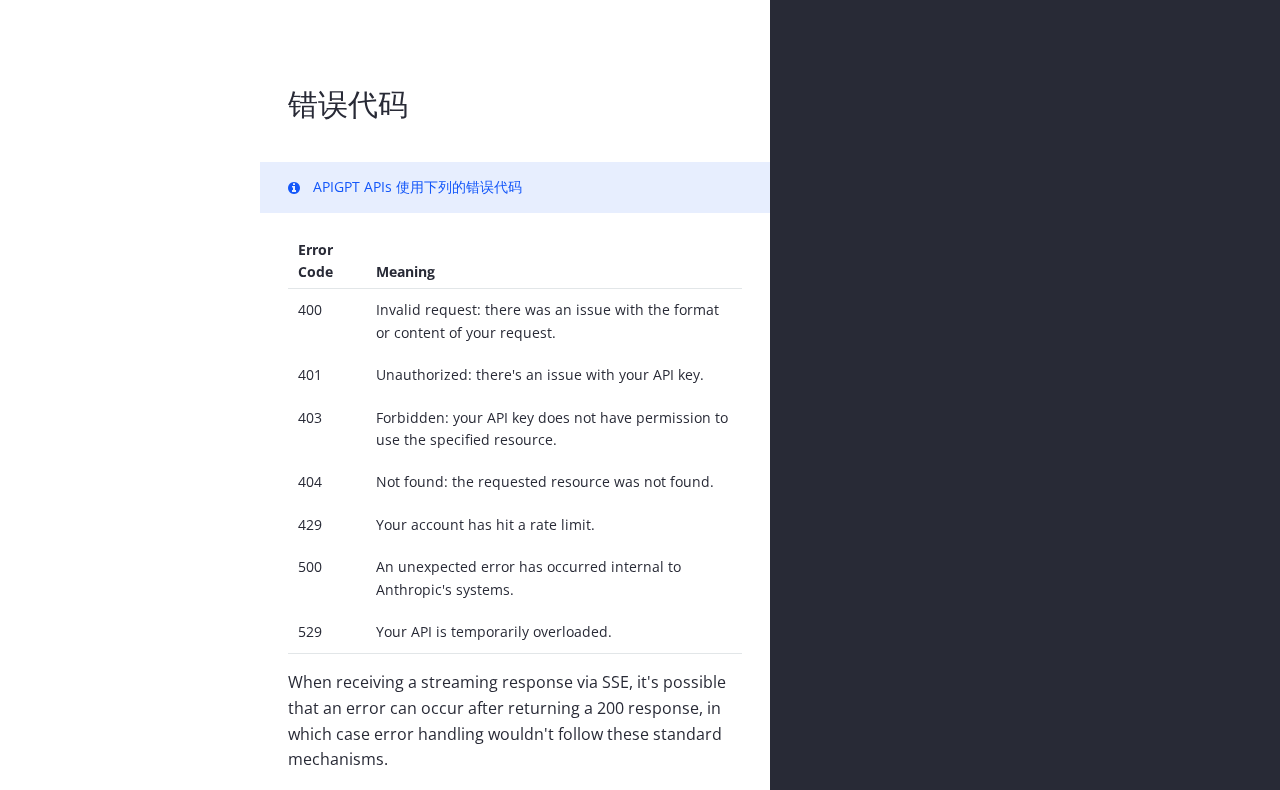
<file: docs/account.html>
<!doctype html>
<html>
  <head>
    <meta charset="utf-8">
    <meta content="IE=edge,chrome=1" http-equiv="X-UA-Compatible">
    <meta name="viewport" content="width=device-width, initial-scale=1, maximum-scale=1">
        <meta
            name="description"
            content="Documentation for APIGPT.CLOUD Account Management API"
        >
    <title>APIGPT.CLOUD - 应用管理接口</title>

    <style media="screen">
      .highlight table td { padding: 5px; }
.highlight table pre { margin: 0; }
.highlight .gh {
  color: #999999;
}
.highlight .sr {
  color: #f6aa11;
}
.highlight .go {
  color: #888888;
}
.highlight .gp {
  color: #555555;
}
.highlight .gs {
}
.highlight .gu {
  color: #aaaaaa;
}
.highlight .nb {
  color: #f6aa11;
}
.highlight .cm {
  color: #75715e;
}
.highlight .cp {
  color: #75715e;
}
.highlight .c1 {
  color: #75715e;
}
.highlight .cs {
  color: #75715e;
}
.highlight .c, .highlight .ch, .highlight .cd, .highlight .cpf {
  color: #75715e;
}
.highlight .err {
  color: #960050;
}
.highlight .gr {
  color: #960050;
}
.highlight .gt {
  color: #960050;
}
.highlight .gd {
  color: #49483e;
}
.highlight .gi {
  color: #49483e;
}
.highlight .ge {
  color: #49483e;
}
.highlight .kc {
  color: #66d9ef;
}
.highlight .kd {
  color: #66d9ef;
}
.highlight .kr {
  color: #66d9ef;
}
.highlight .no {
  color: #66d9ef;
}
.highlight .kt {
  color: #66d9ef;
}
.highlight .mf {
  color: #ae81ff;
}
.highlight .mh {
  color: #ae81ff;
}
.highlight .il {
  color: #ae81ff;
}
.highlight .mi {
  color: #ae81ff;
}
.highlight .mo {
  color: #ae81ff;
}
.highlight .m, .highlight .mb, .highlight .mx {
  color: #ae81ff;
}
.highlight .sc {
  color: #ae81ff;
}
.highlight .se {
  color: #ae81ff;
}
.highlight .ss {
  color: #ae81ff;
}
.highlight .sd {
  color: #e6db74;
}
.highlight .s2 {
  color: #e6db74;
}
.highlight .sb {
  color: #e6db74;
}
.highlight .sh {
  color: #e6db74;
}
.highlight .si {
  color: #e6db74;
}
.highlight .sx {
  color: #e6db74;
}
.highlight .s1 {
  color: #e6db74;
}
.highlight .s, .highlight .sa, .highlight .dl {
  color: #e6db74;
}
.highlight .na {
  color: #a6e22e;
}
.highlight .nc {
  color: #a6e22e;
}
.highlight .nd {
  color: #a6e22e;
}
.highlight .ne {
  color: #a6e22e;
}
.highlight .nf, .highlight .fm {
  color: #a6e22e;
}
.highlight .vc {
  color: #ffffff;
}
.highlight .nn {
  color: #ffffff;
}
.highlight .ni {
  color: #ffffff;
}
.highlight .bp {
  color: #ffffff;
}
.highlight .vg {
  color: #ffffff;
}
.highlight .vi {
  color: #ffffff;
}
.highlight .nv, .highlight .vm {
  color: #ffffff;
}
.highlight .w {
  color: #ffffff;
}
.highlight {
  color: #ffffff;
}
.highlight .n, .highlight .py, .highlight .nx {
  color: #ffffff;
}
.highlight .nl {
  color: #f92672;
}
.highlight .ow {
  color: #f92672;
}
.highlight .nt {
  color: #f92672;
}
.highlight .k, .highlight .kv {
  color: #f92672;
}
.highlight .kn {
  color: #f92672;
}
.highlight .kp {
  color: #f92672;
}
.highlight .o {
  color: #f92672;
}
    </style>
    <style media="print">
      * {
        -webkit-transition:none!important;
        transition:none!important;
      }
      .highlight table td { padding: 5px; }
.highlight table pre { margin: 0; }
.highlight, .highlight .w {
  color: #586e75;
}
.highlight .err {
  color: #002b36;
  background-color: #dc322f;
}
.highlight .c, .highlight .ch, .highlight .cd, .highlight .cm, .highlight .cpf, .highlight .c1, .highlight .cs {
  color: #657b83;
}
.highlight .cp {
  color: #b58900;
}
.highlight .nt {
  color: #b58900;
}
.highlight .o, .highlight .ow {
  color: #93a1a1;
}
.highlight .p, .highlight .pi {
  color: #93a1a1;
}
.highlight .gi {
  color: #859900;
}
.highlight .gd {
  color: #dc322f;
}
.highlight .gh {
  color: #268bd2;
  background-color: #002b36;
  font-weight: bold;
}
.highlight .k, .highlight .kn, .highlight .kp, .highlight .kr, .highlight .kv {
  color: #6c71c4;
}
.highlight .kc {
  color: #cb4b16;
}
.highlight .kt {
  color: #cb4b16;
}
.highlight .kd {
  color: #cb4b16;
}
.highlight .s, .highlight .sb, .highlight .sc, .highlight .dl, .highlight .sd, .highlight .s2, .highlight .sh, .highlight .sx, .highlight .s1 {
  color: #859900;
}
.highlight .sa {
  color: #6c71c4;
}
.highlight .sr {
  color: #2aa198;
}
.highlight .si {
  color: #d33682;
}
.highlight .se {
  color: #d33682;
}
.highlight .nn {
  color: #b58900;
}
.highlight .nc {
  color: #b58900;
}
.highlight .no {
  color: #b58900;
}
.highlight .na {
  color: #268bd2;
}
.highlight .m, .highlight .mb, .highlight .mf, .highlight .mh, .highlight .mi, .highlight .il, .highlight .mo, .highlight .mx {
  color: #859900;
}
.highlight .ss {
  color: #859900;
}
    </style>
    <link href="stylesheets/screen-bbbf83f5.css" rel="stylesheet" media="screen" />
    <link href="stylesheets/print-88f539c5.css" rel="stylesheet" media="print" />
      <script src="javascripts/all-b12a2749.js"></script>

    <script>
      $(function() { setupCodeCopy(); });
    </script>
  </head>

  <body class="account" data-languages="[&quot;shell&quot;,&quot;python&quot;]">
    <a href="#" id="nav-button">
      <span>
        NAV
        <img src="images/navbar-cad8cdcb.png" alt="" />
      </span>
    </a>
    <div class="toc-wrapper">
      <img src="images/logo-b7be038d.png" class="logo" alt="" />
        <div class="lang-selector">
              <a href="#" data-language-name="shell">shell</a>
              <a href="#" data-language-name="python">python</a>
        </div>
        <div class="search">
          <input type="text" class="search" id="input-search" placeholder="Search">
        </div>
        <ul class="search-results"></ul>
      <ul id="toc" class="toc-list-h1">
          <li>
            <a href="#apigpt-cloud" class="toc-h1 toc-link" data-title="APIGPT.Cloud - 应用管理接口">APIGPT.Cloud - 应用管理接口</a>
          </li>
          <li>
            <a href="#01" class="toc-h1 toc-link" data-title="01 认证">01 认证</a>
          </li>
          <li>
            <a href="#02-apigpt-app" class="toc-h1 toc-link" data-title="02 创建 APIGPT App">02 创建 APIGPT App</a>
              <ul class="toc-list-h2">
                  <li>
                    <a href="#api-create-app" class="toc-h2 toc-link" data-title="API - Create App">API - Create App</a>
                  </li>
              </ul>
          </li>
          <li>
            <a href="#03-apigpt-app" class="toc-h1 toc-link" data-title="03 获得 APIGPT App 列表">03 获得 APIGPT App 列表</a>
          </li>
          <li>
            <a href="#04-apigpt-app" class="toc-h1 toc-link" data-title="04 获得 APIGPT App 详情">04 获得 APIGPT App 详情</a>
          </li>
          <li>
            <a href="#05-apigpt-app" class="toc-h1 toc-link" data-title="05 更新 APIGPT App">05 更新 APIGPT App</a>
          </li>
          <li>
            <a href="#cf68bca02a" class="toc-h1 toc-link" data-title="错误代码">错误代码</a>
          </li>
      </ul>
        <ul class="toc-footer">
            <li><center><a href='index.html'>返回文档首页</a></center></li>
        </ul>

      <div style="padding:60px">

      <!--<img src="images/qrcode_for_apigpt-723fccb3.jpg" class="logo" alt="" />
      <p style="color:grey">扫描关注<br />生成式AI云公众号</p>

      <img src="images/apigpt-contact-e412e752.png" class="logo" alt="" />
      <p style="color:grey">扫描加入<br />生成式AI用户群</p>-->
      </div>

    </div>
    <div class="page-wrapper">
      <div class="dark-box"></div>
      <div class="content">
        <h1 id='apigpt-cloud'>APIGPT.Cloud - 应用管理接口</h1><h1 id='01'>01 认证</h1>
<p>所有 账号管理API 请求都应该在 <code>ACCOUNT-KEY</code> HTTP 头中包含你的 账号密钥，如下所示：
<code>ACCOUNT-KEY: &lt;替换成从APIGPT.CLOUD获得的账号密钥&gt;</code></p>

<p>你可以从以下地方获得账号密钥:</p>

<p>登录 -&gt; 控制面板 -&gt; 设置 -&gt; 企业API -&gt; 账号密钥</p>
<h1 id='02-apigpt-app'>02 创建 APIGPT App</h1><h2 id='api-create-app'>API - Create App</h2>
<p><code>POST https://app.pgpt.cloud/api/open/app/</code></p>

<p>创建一个App</p>
<h3 id='request-body'>Request body</h3><div class="highlight"><pre class="highlight shell tab-shell"><code>curl https://app.pgpt.cloud/api/open/app/ <span class="se">\</span>
<span class="nt">-H</span> <span class="s2">"Content-Type: application/json"</span> <span class="se">\</span>
<span class="nt">-H</span> <span class="s2">"Authorization: Bearer &lt;API_KEY&gt;"</span> <span class="se">\</span>
<span class="nt">-d</span> <span class="s1">'{
 "name": "TestOpenAI",
 "desc": "This is a test App for OpenAI",
 "ai_type": "OpenAI"
}'</span>
</code></pre></div><h4 id='name-string-required'>参数 - name <code>string</code> Required</h4>
<p>App的名字</p>
<h4 id='desc-string-required'>参数 - desc <code>string</code> Required</h4>
<p>App的描述</p>
<h4 id='ai_type-string-required'>参数 - ai_type <code>string</code> Required</h4>
<p>App的类型，可选类型有[&quot;OpenAI&quot;, &quot;Claude&quot;]</p>
<h1 id='03-apigpt-app'>03 获得 APIGPT App 列表</h1>
<p><code>GET https://app.pgpt.cloud/api/open/app/</code></p>
<h1 id='04-apigpt-app'>04 获得 APIGPT App 详情</h1>
<p><code>GET https://app.pgpt.cloud/api/open/app/&lt;App ID&gt;</code></p>
<h1 id='05-apigpt-app'>05 更新 APIGPT App</h1>
<p><code>PATCH https://app.pgpt.cloud/api/open/app/</code></p>
<h1 id='cf68bca02a'>错误代码</h1>
<aside class="notice">
APIGPT APIs 使用下列的错误代码
</aside>

<table><thead>
<tr>
<th>Error Code</th>
<th>Meaning</th>
</tr>
</thead><tbody>
<tr>
<td>400</td>
<td>Invalid request: there was an issue with the format or content of your request.</td>
</tr>
<tr>
<td>401</td>
<td>Unauthorized: there&#39;s an issue with your API key.</td>
</tr>
<tr>
<td>403</td>
<td>Forbidden: your API key does not have permission to use the specified resource.</td>
</tr>
<tr>
<td>404</td>
<td>Not found: the requested resource was not found.</td>
</tr>
<tr>
<td>429</td>
<td>Your account has hit a rate limit.</td>
</tr>
<tr>
<td>500</td>
<td>An unexpected error has occurred internal to Anthropic&#39;s systems.</td>
</tr>
<tr>
<td>529</td>
<td>Your API is temporarily overloaded.</td>
</tr>
</tbody></table>

<p>When receiving a streaming response via SSE, it&#39;s possible that an error can occur after returning a 200 response, in which case error handling wouldn&#39;t follow these standard mechanisms.</p>

      </div>
      <div class="dark-box">
          <div class="lang-selector">
                <a href="#" data-language-name="shell">shell</a>
                <a href="#" data-language-name="python">python</a>
          </div>
      </div>
    </div>
  </body>
</html>
</file>
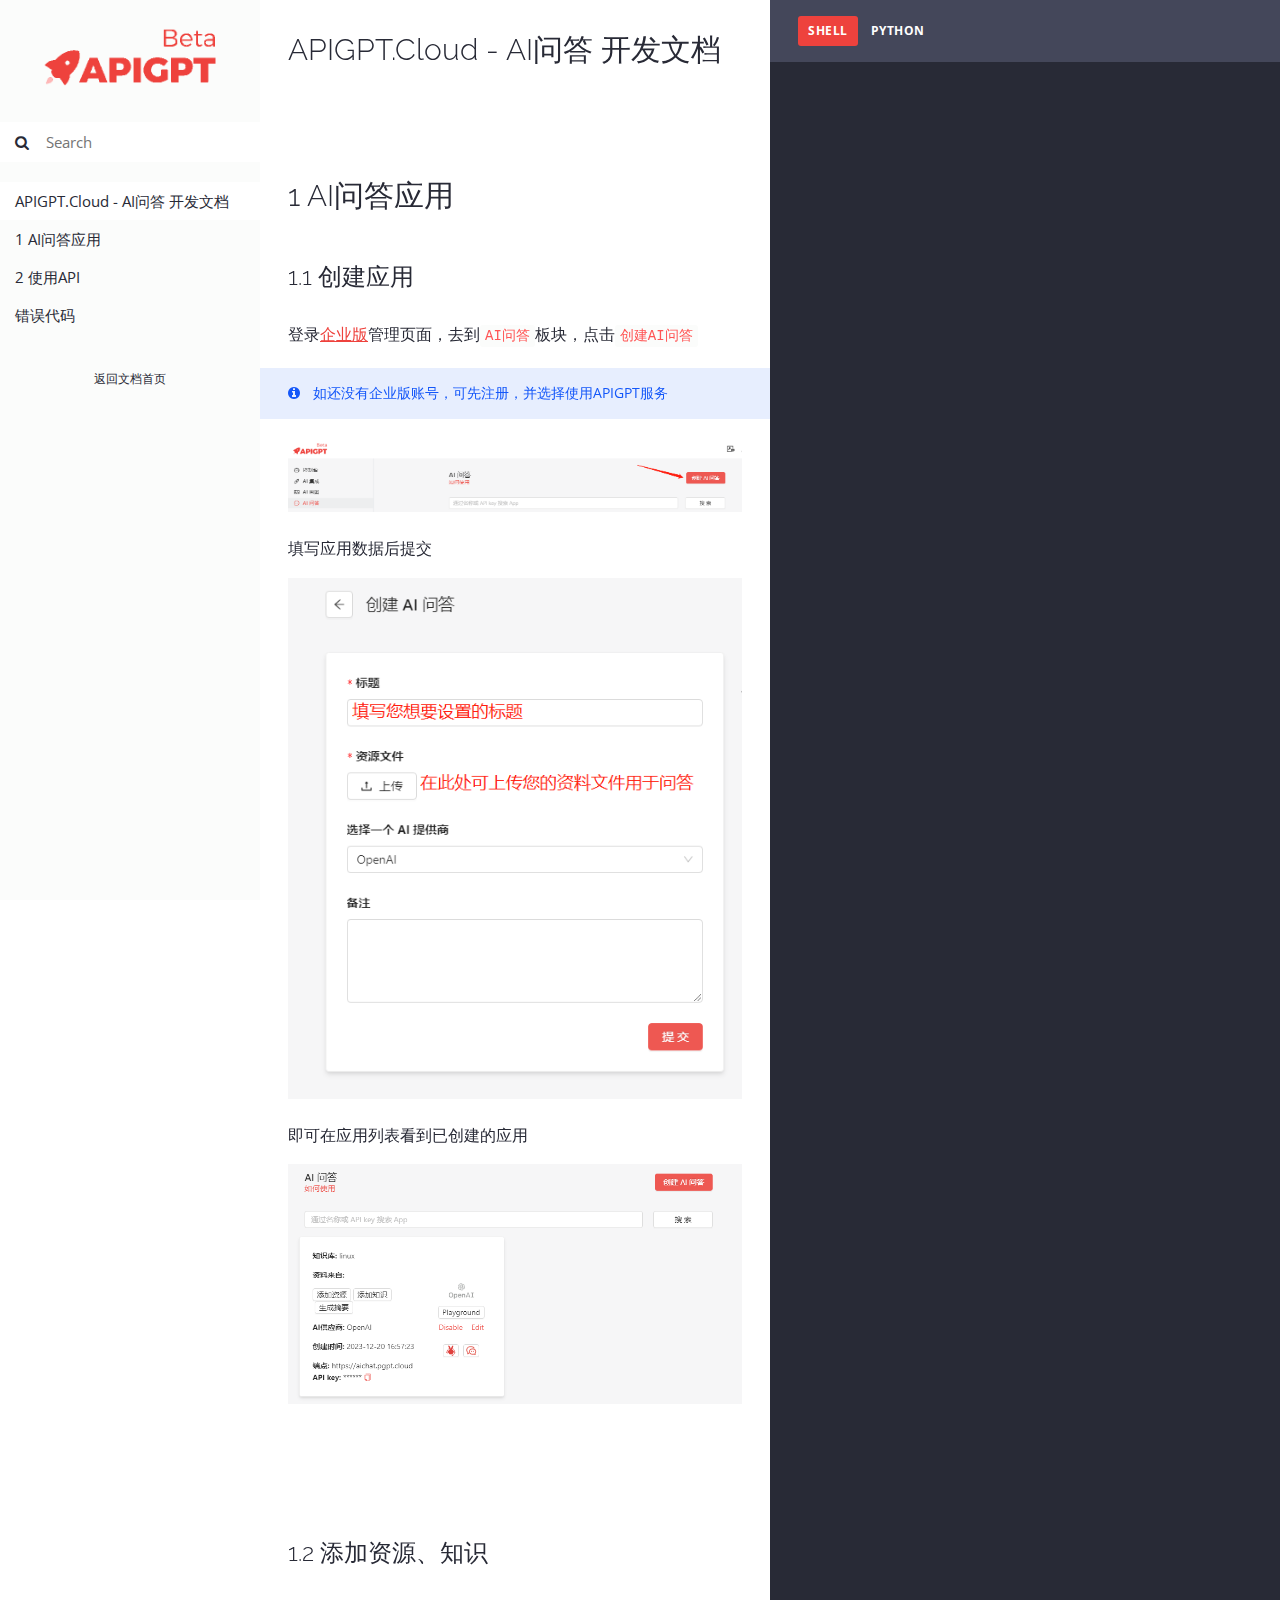
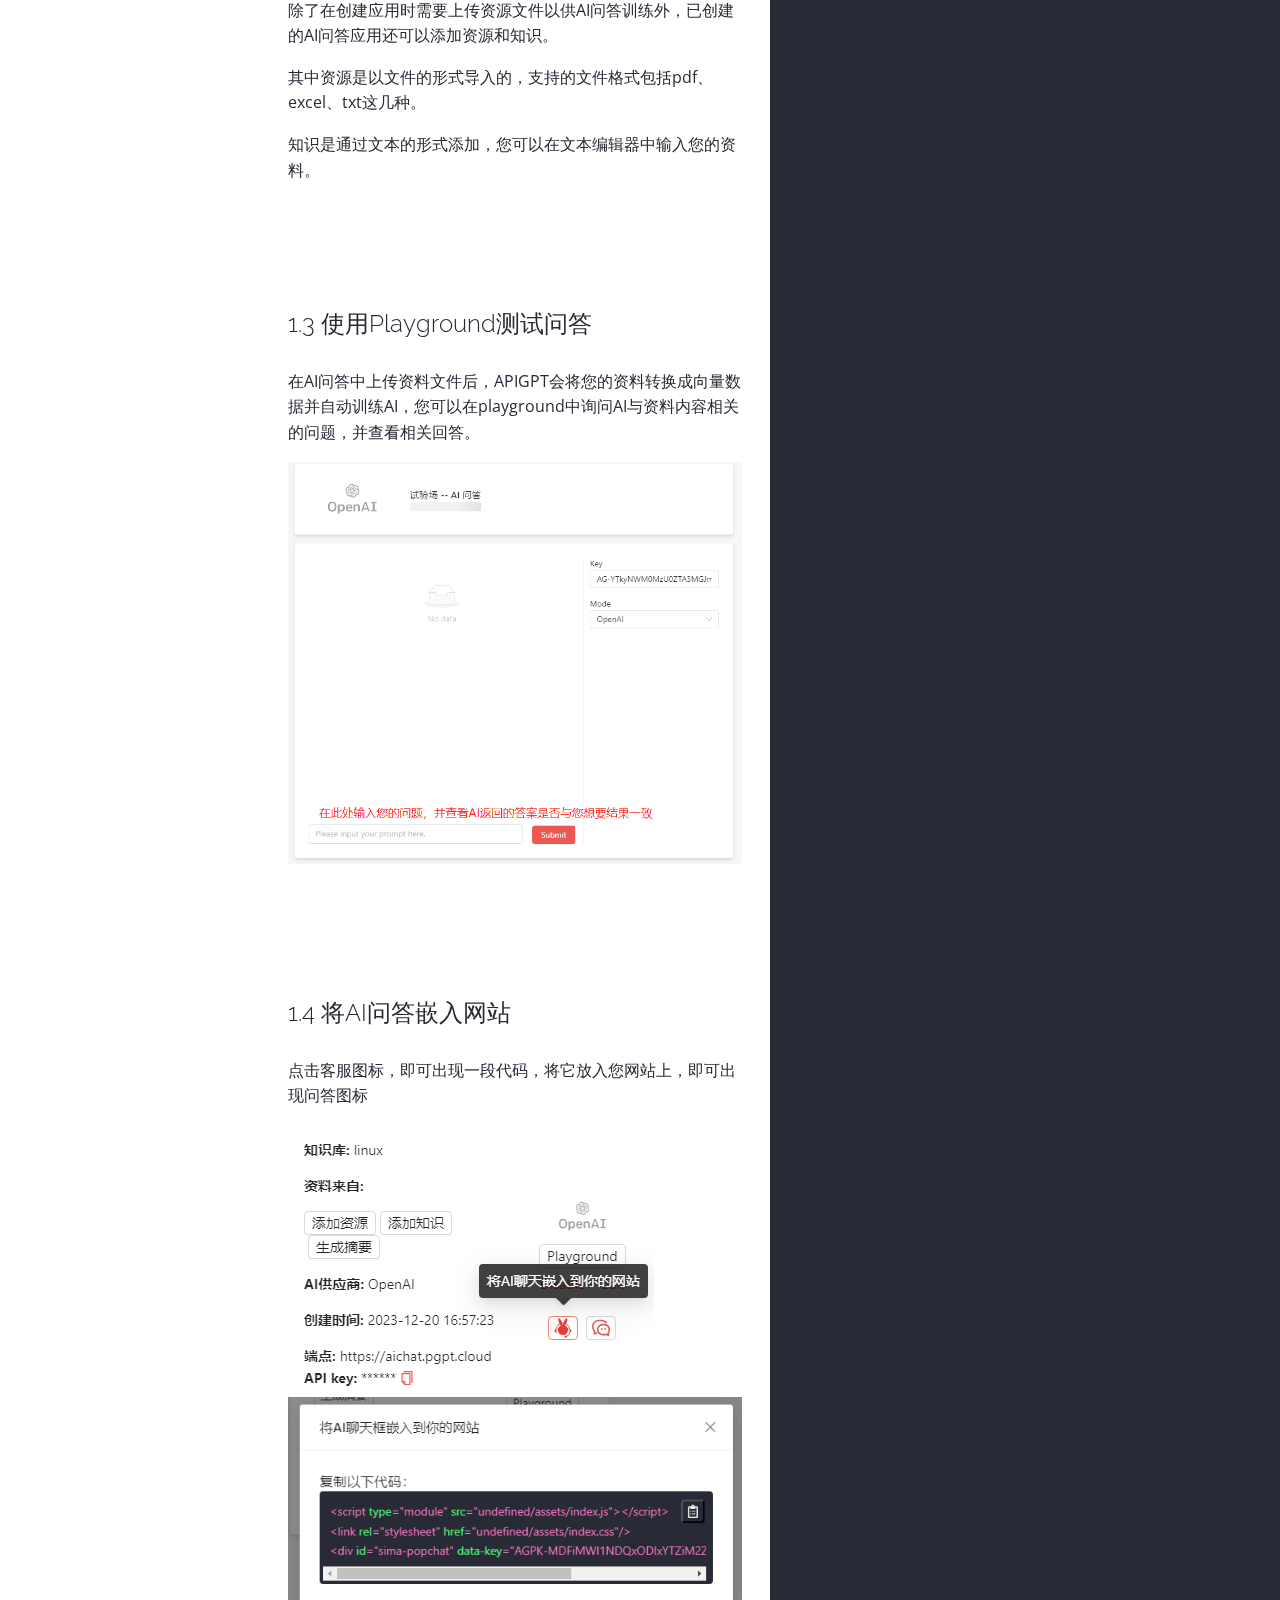
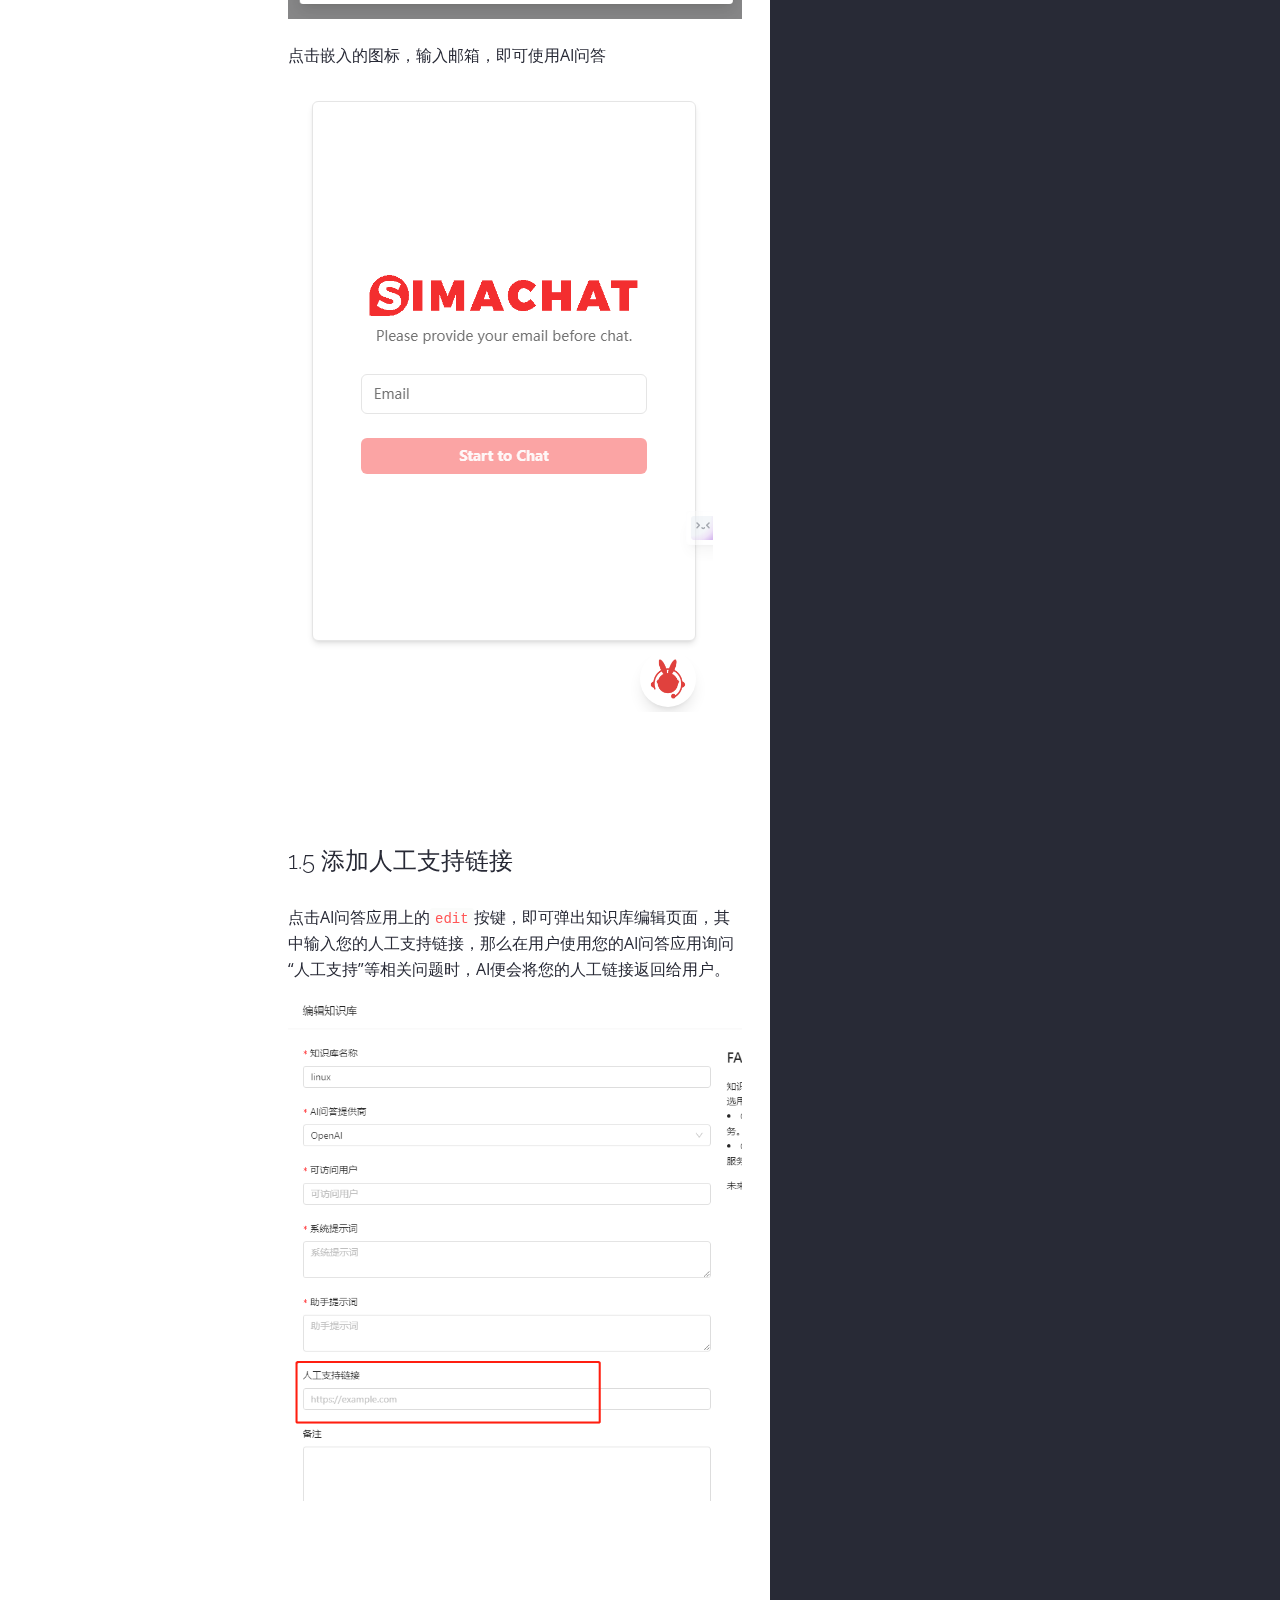
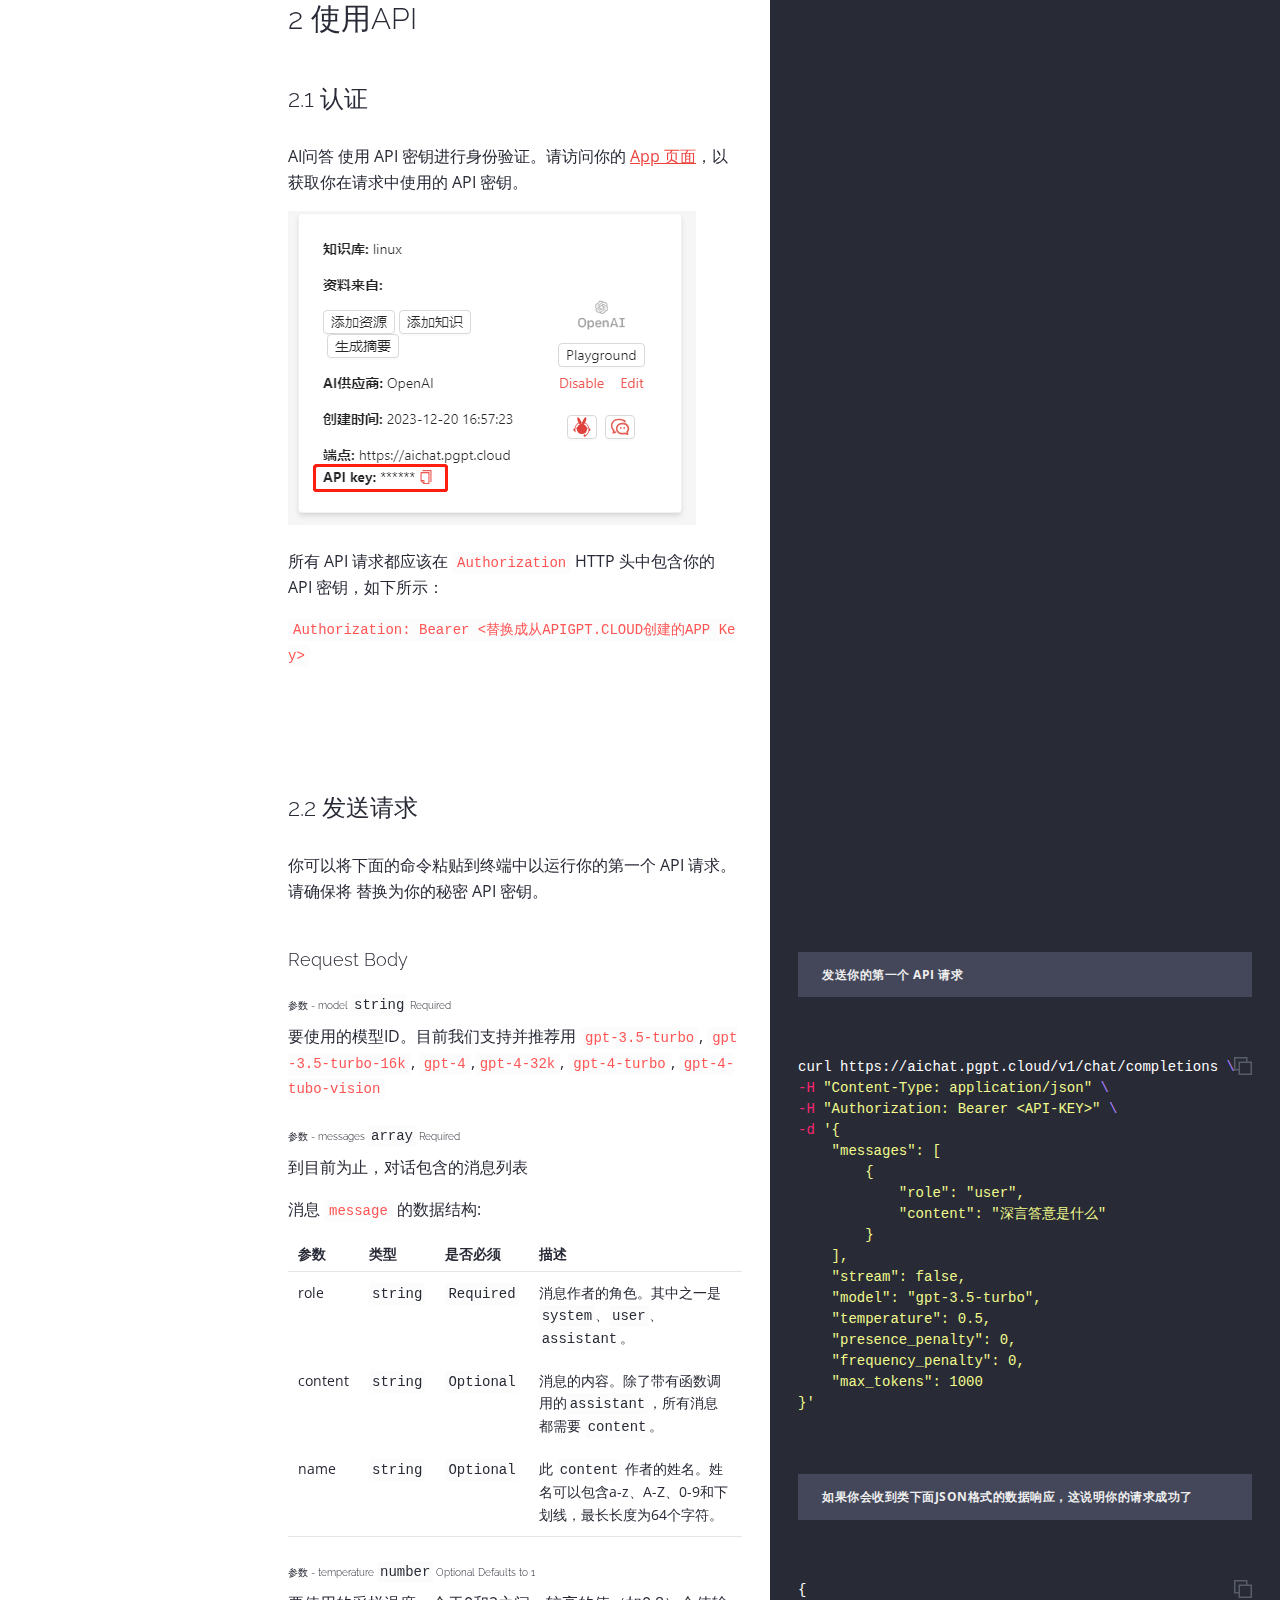
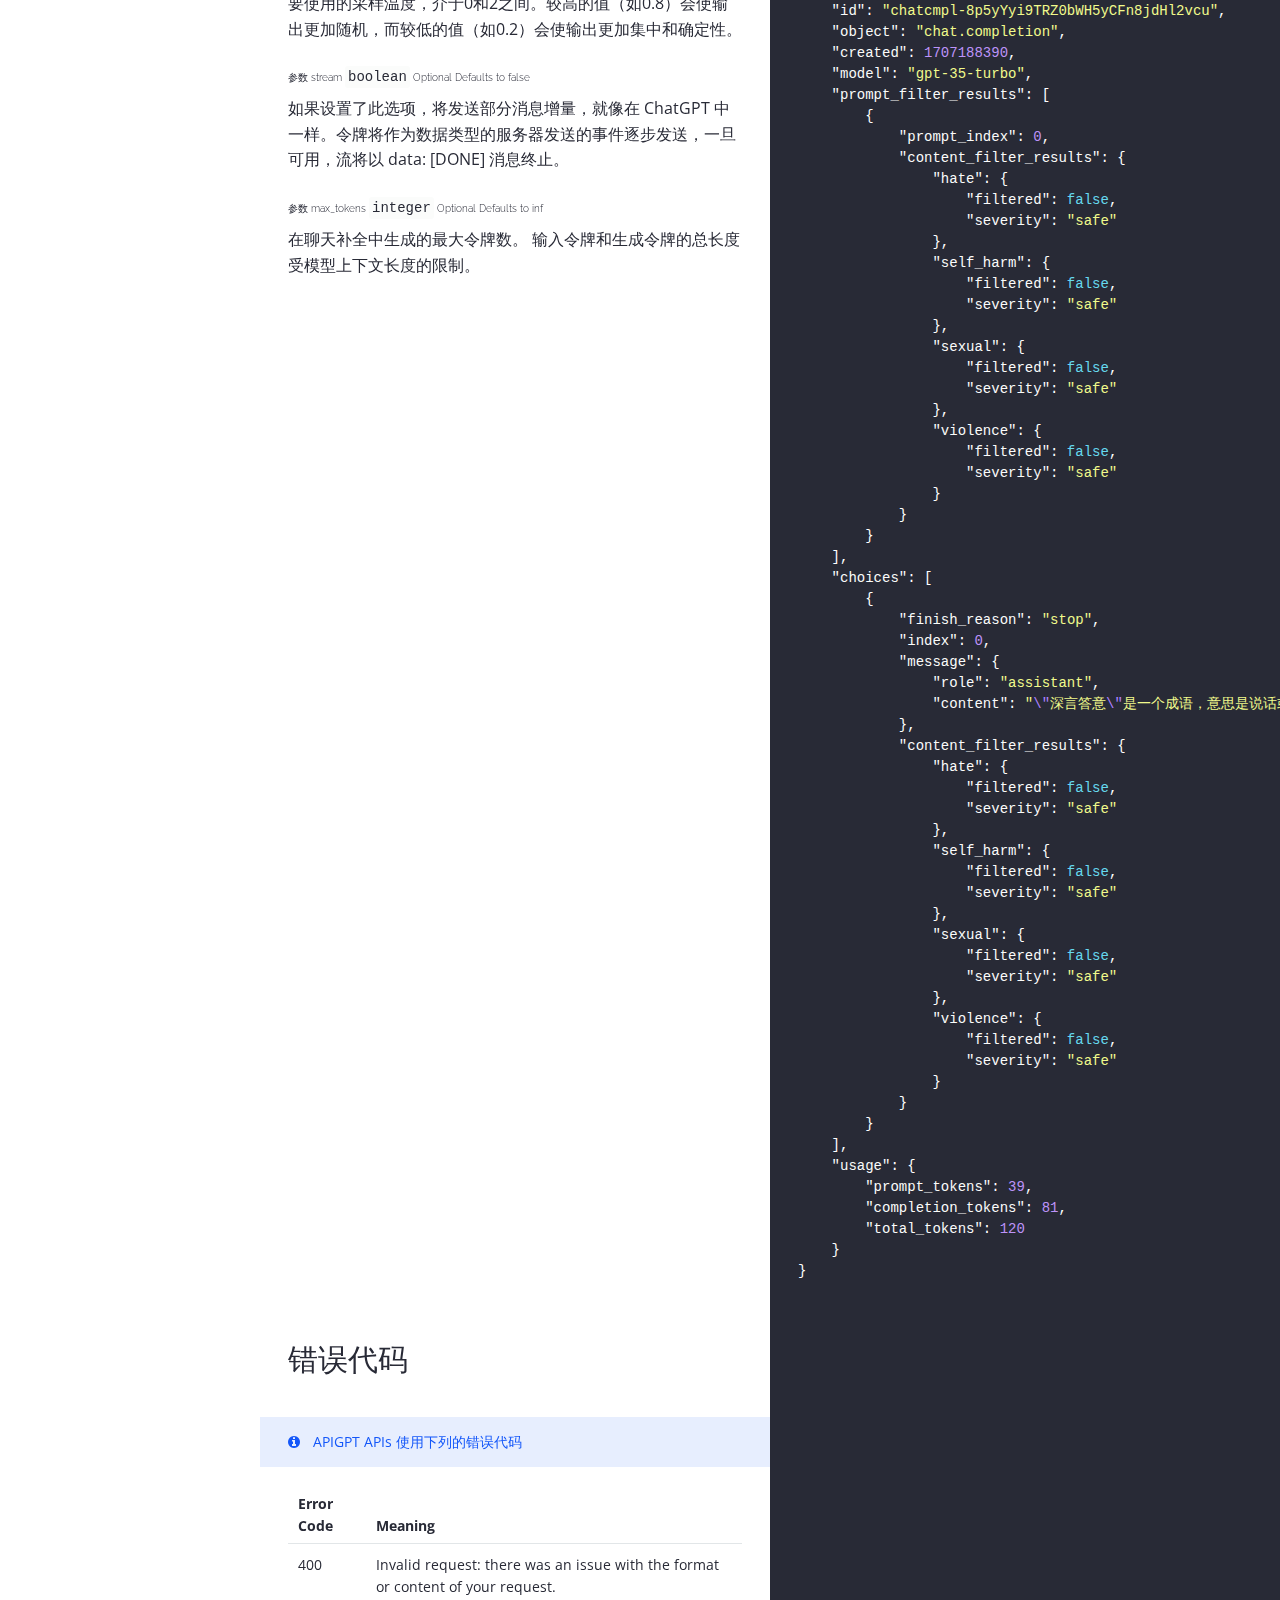
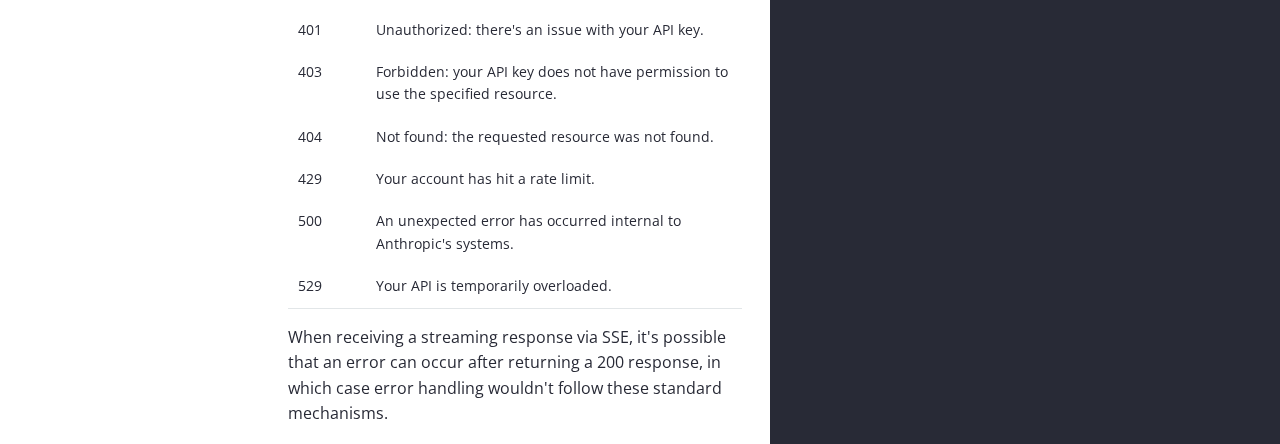
<file: docs/aiqa.html>
<!doctype html>
<html>
  <head>
    <meta charset="utf-8">
    <meta content="IE=edge,chrome=1" http-equiv="X-UA-Compatible">
    <meta name="viewport" content="width=device-width, initial-scale=1, maximum-scale=1">
        <meta
            name="description"
            content="Documentation for APIGPT.CLOUD AI QA"
        >
    <title>APIGPT.CLOUD - AI 问答 开发文档</title>

    <style media="screen">
      .highlight table td { padding: 5px; }
.highlight table pre { margin: 0; }
.highlight .gh {
  color: #999999;
}
.highlight .sr {
  color: #f6aa11;
}
.highlight .go {
  color: #888888;
}
.highlight .gp {
  color: #555555;
}
.highlight .gs {
}
.highlight .gu {
  color: #aaaaaa;
}
.highlight .nb {
  color: #f6aa11;
}
.highlight .cm {
  color: #75715e;
}
.highlight .cp {
  color: #75715e;
}
.highlight .c1 {
  color: #75715e;
}
.highlight .cs {
  color: #75715e;
}
.highlight .c, .highlight .ch, .highlight .cd, .highlight .cpf {
  color: #75715e;
}
.highlight .err {
  color: #960050;
}
.highlight .gr {
  color: #960050;
}
.highlight .gt {
  color: #960050;
}
.highlight .gd {
  color: #49483e;
}
.highlight .gi {
  color: #49483e;
}
.highlight .ge {
  color: #49483e;
}
.highlight .kc {
  color: #66d9ef;
}
.highlight .kd {
  color: #66d9ef;
}
.highlight .kr {
  color: #66d9ef;
}
.highlight .no {
  color: #66d9ef;
}
.highlight .kt {
  color: #66d9ef;
}
.highlight .mf {
  color: #ae81ff;
}
.highlight .mh {
  color: #ae81ff;
}
.highlight .il {
  color: #ae81ff;
}
.highlight .mi {
  color: #ae81ff;
}
.highlight .mo {
  color: #ae81ff;
}
.highlight .m, .highlight .mb, .highlight .mx {
  color: #ae81ff;
}
.highlight .sc {
  color: #ae81ff;
}
.highlight .se {
  color: #ae81ff;
}
.highlight .ss {
  color: #ae81ff;
}
.highlight .sd {
  color: #e6db74;
}
.highlight .s2 {
  color: #e6db74;
}
.highlight .sb {
  color: #e6db74;
}
.highlight .sh {
  color: #e6db74;
}
.highlight .si {
  color: #e6db74;
}
.highlight .sx {
  color: #e6db74;
}
.highlight .s1 {
  color: #e6db74;
}
.highlight .s, .highlight .sa, .highlight .dl {
  color: #e6db74;
}
.highlight .na {
  color: #a6e22e;
}
.highlight .nc {
  color: #a6e22e;
}
.highlight .nd {
  color: #a6e22e;
}
.highlight .ne {
  color: #a6e22e;
}
.highlight .nf, .highlight .fm {
  color: #a6e22e;
}
.highlight .vc {
  color: #ffffff;
}
.highlight .nn {
  color: #ffffff;
}
.highlight .ni {
  color: #ffffff;
}
.highlight .bp {
  color: #ffffff;
}
.highlight .vg {
  color: #ffffff;
}
.highlight .vi {
  color: #ffffff;
}
.highlight .nv, .highlight .vm {
  color: #ffffff;
}
.highlight .w {
  color: #ffffff;
}
.highlight {
  color: #ffffff;
}
.highlight .n, .highlight .py, .highlight .nx {
  color: #ffffff;
}
.highlight .nl {
  color: #f92672;
}
.highlight .ow {
  color: #f92672;
}
.highlight .nt {
  color: #f92672;
}
.highlight .k, .highlight .kv {
  color: #f92672;
}
.highlight .kn {
  color: #f92672;
}
.highlight .kp {
  color: #f92672;
}
.highlight .o {
  color: #f92672;
}
    </style>
    <style media="print">
      * {
        -webkit-transition:none!important;
        transition:none!important;
      }
      .highlight table td { padding: 5px; }
.highlight table pre { margin: 0; }
.highlight, .highlight .w {
  color: #586e75;
}
.highlight .err {
  color: #002b36;
  background-color: #dc322f;
}
.highlight .c, .highlight .ch, .highlight .cd, .highlight .cm, .highlight .cpf, .highlight .c1, .highlight .cs {
  color: #657b83;
}
.highlight .cp {
  color: #b58900;
}
.highlight .nt {
  color: #b58900;
}
.highlight .o, .highlight .ow {
  color: #93a1a1;
}
.highlight .p, .highlight .pi {
  color: #93a1a1;
}
.highlight .gi {
  color: #859900;
}
.highlight .gd {
  color: #dc322f;
}
.highlight .gh {
  color: #268bd2;
  background-color: #002b36;
  font-weight: bold;
}
.highlight .k, .highlight .kn, .highlight .kp, .highlight .kr, .highlight .kv {
  color: #6c71c4;
}
.highlight .kc {
  color: #cb4b16;
}
.highlight .kt {
  color: #cb4b16;
}
.highlight .kd {
  color: #cb4b16;
}
.highlight .s, .highlight .sb, .highlight .sc, .highlight .dl, .highlight .sd, .highlight .s2, .highlight .sh, .highlight .sx, .highlight .s1 {
  color: #859900;
}
.highlight .sa {
  color: #6c71c4;
}
.highlight .sr {
  color: #2aa198;
}
.highlight .si {
  color: #d33682;
}
.highlight .se {
  color: #d33682;
}
.highlight .nn {
  color: #b58900;
}
.highlight .nc {
  color: #b58900;
}
.highlight .no {
  color: #b58900;
}
.highlight .na {
  color: #268bd2;
}
.highlight .m, .highlight .mb, .highlight .mf, .highlight .mh, .highlight .mi, .highlight .il, .highlight .mo, .highlight .mx {
  color: #859900;
}
.highlight .ss {
  color: #859900;
}
    </style>
    <link href="stylesheets/screen-bbbf83f5.css" rel="stylesheet" media="screen" />
    <link href="stylesheets/print-88f539c5.css" rel="stylesheet" media="print" />
      <script src="javascripts/all-b12a2749.js"></script>

    <script>
      $(function() { setupCodeCopy(); });
    </script>
  </head>

  <body class="aiqa" data-languages="[&quot;shell&quot;,&quot;python&quot;]">
    <a href="#" id="nav-button">
      <span>
        NAV
        <img src="images/navbar-cad8cdcb.png" alt="" />
      </span>
    </a>
    <div class="toc-wrapper">
      <img src="images/logo-b7be038d.png" class="logo" alt="" />
        <div class="lang-selector">
              <a href="#" data-language-name="shell">shell</a>
              <a href="#" data-language-name="python">python</a>
        </div>
        <div class="search">
          <input type="text" class="search" id="input-search" placeholder="Search">
        </div>
        <ul class="search-results"></ul>
      <ul id="toc" class="toc-list-h1">
          <li>
            <a href="#apigpt-cloud-ai" class="toc-h1 toc-link" data-title="APIGPT.Cloud - AI问答 开发文档">APIGPT.Cloud - AI问答 开发文档</a>
          </li>
          <li>
            <a href="#1-ai" class="toc-h1 toc-link" data-title="1 AI问答应用">1 AI问答应用</a>
              <ul class="toc-list-h2">
                  <li>
                    <a href="#1-1" class="toc-h2 toc-link" data-title="1.1 创建应用">1.1 创建应用</a>
                  </li>
                  <li>
                    <a href="#1-2" class="toc-h2 toc-link" data-title="1.2 添加资源、知识">1.2 添加资源、知识</a>
                  </li>
                  <li>
                    <a href="#1-3-playground" class="toc-h2 toc-link" data-title="1.3 使用Playground测试问答">1.3 使用Playground测试问答</a>
                  </li>
                  <li>
                    <a href="#1-4-ai" class="toc-h2 toc-link" data-title="1.4 将AI问答嵌入网站">1.4 将AI问答嵌入网站</a>
                  </li>
                  <li>
                    <a href="#1-5" class="toc-h2 toc-link" data-title="1.5 添加人工支持链接">1.5 添加人工支持链接</a>
                  </li>
              </ul>
          </li>
          <li>
            <a href="#2-api" class="toc-h1 toc-link" data-title="2 使用API">2 使用API</a>
              <ul class="toc-list-h2">
                  <li>
                    <a href="#2-1" class="toc-h2 toc-link" data-title="2.1 认证">2.1 认证</a>
                  </li>
                  <li>
                    <a href="#2-2" class="toc-h2 toc-link" data-title="2.2 发送请求">2.2 发送请求</a>
                  </li>
              </ul>
          </li>
          <li>
            <a href="#cf68bca02a" class="toc-h1 toc-link" data-title="错误代码">错误代码</a>
          </li>
      </ul>
        <ul class="toc-footer">
            <li><center><a href='index.html'>返回文档首页</a></center></li>
        </ul>

      <div style="padding:60px">

      <!--<img src="images/qrcode_for_apigpt-723fccb3.jpg" class="logo" alt="" />
      <p style="color:grey">扫描关注<br />生成式AI云公众号</p>

      <img src="images/apigpt-contact-e412e752.png" class="logo" alt="" />
      <p style="color:grey">扫描加入<br />生成式AI用户群</p>-->
      </div>

    </div>
    <div class="page-wrapper">
      <div class="dark-box"></div>
      <div class="content">
        <h1 id='apigpt-cloud-ai'>APIGPT.Cloud - AI问答 开发文档</h1><h1 id='1-ai'>1 AI问答应用</h1><h2 id='1-1'>1.1 创建应用</h2>
<p>登录<a href='https://app.pgpt.cloud/'>企业版</a>管理页面，去到<code>AI问答</code>板块，点击<code>创建AI问答</code></p>

<aside class="notice">
如还没有企业版账号，可先注册，并选择使用APIGPT服务
</aside>

<p><img src="images/aichat_step1-9360a552.png" alt="img_1.png" /></p>

<p>填写应用数据后提交</p>

<p><img src="images/aichat_step2-61c8713e.png" alt="img_1.png" /></p>

<p>即可在应用列表看到已创建的应用</p>

<p><img src="images/aichat_step3-02ccb7fd.png" alt="img_1.png" /></p>
<h2 id='1-2'>1.2 添加资源、知识</h2>
<p>除了在创建应用时需要上传资源文件以供AI问答训练外，已创建的AI问答应用还可以添加资源和知识。</p>

<p>其中资源是以文件的形式导入的，支持的文件格式包括pdf、excel、txt这几种。</p>

<p>知识是通过文本的形式添加，您可以在文本编辑器中输入您的资料。</p>
<h2 id='1-3-playground'>1.3 使用Playground测试问答</h2>
<p>在AI问答中上传资料文件后，APIGPT会将您的资料转换成向量数据并自动训练AI，您可以在playground中询问AI与资料内容相关的问题，并查看相关回答。</p>

<p><img src="images/aichat_playground-79826456.png" alt="img_1.png" /></p>
<h2 id='1-4-ai'>1.4 将AI问答嵌入网站</h2>
<p>点击客服图标，即可出现一段代码，将它放入您网站上，即可出现问答图标</p>

<p><img src="images/aichat_pop_1-97eed2ef.png" alt="img_1.png" />
<img src="images/aichat_pop_2-41f06d08.png" alt="img_1.png" /></p>

<p>点击嵌入的图标，输入邮箱，即可使用AI问答</p>

<p><img src="images/aichat_pop_3-ff973215.png" alt="img_1.png" /></p>
<h2 id='1-5'>1.5 添加人工支持链接</h2>
<p>点击AI问答应用上的<code>edit</code>按键，即可弹出知识库编辑页面，其中输入您的人工支持链接，那么在用户使用您的AI问答应用询问“人工支持”等相关问题时，AI便会将您的人工链接返回给用户。</p>

<p><img src="images/aichat_service-2df0fd64.png" alt="img_1.png" /></p>
<h1 id='2-api'>2 使用API</h1><h2 id='2-1'>2.1 认证</h2>
<p>AI问答 使用 API 密钥进行身份验证。请访问你的 <a href='https://app.pgpt.cloud/#/ai_chat'>App 页面</a>，以获取你在请求中使用的 API 密钥。</p>

<p><img src="images/aichat_key-d6f64a06.png" alt="img_1.png" /></p>

<p>所有 API 请求都应该在 <code>Authorization</code> HTTP 头中包含你的 API 密钥，如下所示：</p>

<p><code>Authorization: Bearer &lt;替换成从APIGPT.CLOUD创建的APP Key&gt;</code></p>
<h2 id='2-2'>2.2 发送请求</h2>
<p>你可以将下面的命令粘贴到终端中以运行你的第一个 API 请求。请确保将 <API-KEY> 替换为你的秘密 API 密钥。</p>

<blockquote>
<p>发送你的第一个 API 请求</p>
</blockquote>
<div class="highlight"><pre class="highlight shell tab-shell"><code>curl https://aichat.pgpt.cloud/v1/chat/completions <span class="se">\</span>
<span class="nt">-H</span> <span class="s2">"Content-Type: application/json"</span> <span class="se">\</span>
<span class="nt">-H</span> <span class="s2">"Authorization: Bearer &lt;API-KEY&gt;"</span> <span class="se">\</span>
<span class="nt">-d</span> <span class="s1">'{
    "messages": [
        {
            "role": "user",
            "content": "深言答意是什么"
        }
    ],
    "stream": false,
    "model": "gpt-3.5-turbo",
    "temperature": 0.5,
    "presence_penalty": 0,
    "frequency_penalty": 0,
    "max_tokens": 1000
}'</span>
</code></pre></div><div class="highlight"><pre class="highlight python tab-python"><code><span class="kn">import</span> <span class="nn">openai</span>
<span class="n">openai</span><span class="p">.</span><span class="n">api_key</span> <span class="o">=</span> <span class="s">"&lt;API_KEY&gt;"</span>
<span class="n">openai</span><span class="p">.</span><span class="n">api_base</span> <span class="o">=</span> <span class="s">'https://aichat.pgpt.cloud/v1'</span>
<span class="n">res</span> <span class="o">=</span> <span class="n">openai</span><span class="p">.</span><span class="n">ChatCompletion</span><span class="p">.</span><span class="n">create</span><span class="p">(</span>
  <span class="n">model</span><span class="o">=</span><span class="s">"gpt-3.5-turbo"</span><span class="p">,</span>
  <span class="n">messages</span><span class="o">=</span><span class="p">[</span>
    <span class="p">{</span><span class="s">"role"</span><span class="p">:</span> <span class="s">"system"</span><span class="p">,</span> <span class="s">"content"</span><span class="p">:</span> <span class="s">"You are a helpful assistant."</span><span class="p">},</span>
    <span class="p">{</span><span class="s">"role"</span><span class="p">:</span> <span class="s">"user"</span><span class="p">,</span> <span class="s">"content"</span><span class="p">:</span> <span class="s">"Hello!"</span><span class="p">}</span>
  <span class="p">]</span>
<span class="p">)</span>
<span class="k">print</span><span class="p">(</span><span class="n">res</span><span class="p">)</span>
</code></pre></div>
<blockquote>
<p>如果你会收到类下面JSON格式的数据响应，这说明你的请求成功了</p>
</blockquote>
<div class="highlight"><pre class="highlight json tab-json"><code><span class="p">{</span><span class="w">
    </span><span class="nl">"id"</span><span class="p">:</span><span class="w"> </span><span class="s2">"chatcmpl-8p5yYyi9TRZ0bWH5yCFn8jdHl2vcu"</span><span class="p">,</span><span class="w">
    </span><span class="nl">"object"</span><span class="p">:</span><span class="w"> </span><span class="s2">"chat.completion"</span><span class="p">,</span><span class="w">
    </span><span class="nl">"created"</span><span class="p">:</span><span class="w"> </span><span class="mi">1707188390</span><span class="p">,</span><span class="w">
    </span><span class="nl">"model"</span><span class="p">:</span><span class="w"> </span><span class="s2">"gpt-35-turbo"</span><span class="p">,</span><span class="w">
    </span><span class="nl">"prompt_filter_results"</span><span class="p">:</span><span class="w"> </span><span class="p">[</span><span class="w">
        </span><span class="p">{</span><span class="w">
            </span><span class="nl">"prompt_index"</span><span class="p">:</span><span class="w"> </span><span class="mi">0</span><span class="p">,</span><span class="w">
            </span><span class="nl">"content_filter_results"</span><span class="p">:</span><span class="w"> </span><span class="p">{</span><span class="w">
                </span><span class="nl">"hate"</span><span class="p">:</span><span class="w"> </span><span class="p">{</span><span class="w">
                    </span><span class="nl">"filtered"</span><span class="p">:</span><span class="w"> </span><span class="kc">false</span><span class="p">,</span><span class="w">
                    </span><span class="nl">"severity"</span><span class="p">:</span><span class="w"> </span><span class="s2">"safe"</span><span class="w">
                </span><span class="p">},</span><span class="w">
                </span><span class="nl">"self_harm"</span><span class="p">:</span><span class="w"> </span><span class="p">{</span><span class="w">
                    </span><span class="nl">"filtered"</span><span class="p">:</span><span class="w"> </span><span class="kc">false</span><span class="p">,</span><span class="w">
                    </span><span class="nl">"severity"</span><span class="p">:</span><span class="w"> </span><span class="s2">"safe"</span><span class="w">
                </span><span class="p">},</span><span class="w">
                </span><span class="nl">"sexual"</span><span class="p">:</span><span class="w"> </span><span class="p">{</span><span class="w">
                    </span><span class="nl">"filtered"</span><span class="p">:</span><span class="w"> </span><span class="kc">false</span><span class="p">,</span><span class="w">
                    </span><span class="nl">"severity"</span><span class="p">:</span><span class="w"> </span><span class="s2">"safe"</span><span class="w">
                </span><span class="p">},</span><span class="w">
                </span><span class="nl">"violence"</span><span class="p">:</span><span class="w"> </span><span class="p">{</span><span class="w">
                    </span><span class="nl">"filtered"</span><span class="p">:</span><span class="w"> </span><span class="kc">false</span><span class="p">,</span><span class="w">
                    </span><span class="nl">"severity"</span><span class="p">:</span><span class="w"> </span><span class="s2">"safe"</span><span class="w">
                </span><span class="p">}</span><span class="w">
            </span><span class="p">}</span><span class="w">
        </span><span class="p">}</span><span class="w">
    </span><span class="p">],</span><span class="w">
    </span><span class="nl">"choices"</span><span class="p">:</span><span class="w"> </span><span class="p">[</span><span class="w">
        </span><span class="p">{</span><span class="w">
            </span><span class="nl">"finish_reason"</span><span class="p">:</span><span class="w"> </span><span class="s2">"stop"</span><span class="p">,</span><span class="w">
            </span><span class="nl">"index"</span><span class="p">:</span><span class="w"> </span><span class="mi">0</span><span class="p">,</span><span class="w">
            </span><span class="nl">"message"</span><span class="p">:</span><span class="w"> </span><span class="p">{</span><span class="w">
                </span><span class="nl">"role"</span><span class="p">:</span><span class="w"> </span><span class="s2">"assistant"</span><span class="p">,</span><span class="w">
                </span><span class="nl">"content"</span><span class="p">:</span><span class="w"> </span><span class="s2">"</span><span class="se">\"</span><span class="s2">深言答意</span><span class="se">\"</span><span class="s2">是一个成语，意思是说话或回答非常深刻和有见地。它形容一个人的言辞或回答非常有智慧和深度，能够揭示问题的本质或提供有价值的观点。"</span><span class="w">
            </span><span class="p">},</span><span class="w">
            </span><span class="nl">"content_filter_results"</span><span class="p">:</span><span class="w"> </span><span class="p">{</span><span class="w">
                </span><span class="nl">"hate"</span><span class="p">:</span><span class="w"> </span><span class="p">{</span><span class="w">
                    </span><span class="nl">"filtered"</span><span class="p">:</span><span class="w"> </span><span class="kc">false</span><span class="p">,</span><span class="w">
                    </span><span class="nl">"severity"</span><span class="p">:</span><span class="w"> </span><span class="s2">"safe"</span><span class="w">
                </span><span class="p">},</span><span class="w">
                </span><span class="nl">"self_harm"</span><span class="p">:</span><span class="w"> </span><span class="p">{</span><span class="w">
                    </span><span class="nl">"filtered"</span><span class="p">:</span><span class="w"> </span><span class="kc">false</span><span class="p">,</span><span class="w">
                    </span><span class="nl">"severity"</span><span class="p">:</span><span class="w"> </span><span class="s2">"safe"</span><span class="w">
                </span><span class="p">},</span><span class="w">
                </span><span class="nl">"sexual"</span><span class="p">:</span><span class="w"> </span><span class="p">{</span><span class="w">
                    </span><span class="nl">"filtered"</span><span class="p">:</span><span class="w"> </span><span class="kc">false</span><span class="p">,</span><span class="w">
                    </span><span class="nl">"severity"</span><span class="p">:</span><span class="w"> </span><span class="s2">"safe"</span><span class="w">
                </span><span class="p">},</span><span class="w">
                </span><span class="nl">"violence"</span><span class="p">:</span><span class="w"> </span><span class="p">{</span><span class="w">
                    </span><span class="nl">"filtered"</span><span class="p">:</span><span class="w"> </span><span class="kc">false</span><span class="p">,</span><span class="w">
                    </span><span class="nl">"severity"</span><span class="p">:</span><span class="w"> </span><span class="s2">"safe"</span><span class="w">
                </span><span class="p">}</span><span class="w">
            </span><span class="p">}</span><span class="w">
        </span><span class="p">}</span><span class="w">
    </span><span class="p">],</span><span class="w">
    </span><span class="nl">"usage"</span><span class="p">:</span><span class="w"> </span><span class="p">{</span><span class="w">
        </span><span class="nl">"prompt_tokens"</span><span class="p">:</span><span class="w"> </span><span class="mi">39</span><span class="p">,</span><span class="w">
        </span><span class="nl">"completion_tokens"</span><span class="p">:</span><span class="w"> </span><span class="mi">81</span><span class="p">,</span><span class="w">
        </span><span class="nl">"total_tokens"</span><span class="p">:</span><span class="w"> </span><span class="mi">120</span><span class="w">
    </span><span class="p">}</span><span class="w">
</span><span class="p">}</span><span class="w">
</span></code></pre></div><h3 id='request-body'>Request Body</h3><h4 id='model-string-required'>参数 - model <code>string</code> Required</h4>
<p>要使用的模型ID。目前我们支持并推荐用 <code>gpt-3.5-turbo</code>, <code>gpt-3.5-turbo-16k</code>, <code>gpt-4</code>,<code>gpt-4-32k</code>, <code>gpt-4-turbo</code>, <code>gpt-4-tubo-vision</code></p>
<h4 id='messages-array-required'>参数 - messages <code>array</code> Required</h4>
<p>到目前为止，对话包含的消息列表</p>

<p>消息 <code>message</code> 的数据结构:</p>

<table><thead>
<tr>
<th>参数</th>
<th>类型</th>
<th>是否必须</th>
<th>描述</th>
</tr>
</thead><tbody>
<tr>
<td>role</td>
<td><code>string</code></td>
<td><code>Required</code></td>
<td>消息作者的角色。其中之一是<code>system</code>、<code>user</code>、<code>assistant</code>。</td>
</tr>
<tr>
<td>content</td>
<td><code>string</code></td>
<td><code>Optional</code></td>
<td>消息的内容。除了带有函数调用的<code>assistant</code>，所有消息都需要 <code>content</code>。</td>
</tr>
<tr>
<td>name</td>
<td><code>string</code></td>
<td><code>Optional</code></td>
<td>此 <code>content</code> 作者的姓名。姓名可以包含a-z、A-Z、0-9和下划线，最长长度为64个字符。</td>
</tr>
</tbody></table>
<h4 id='temperature-number-optional-defaults-to-1'>参数 - temperature <code>number</code> Optional Defaults to 1</h4>
<p>要使用的采样温度，介于0和2之间。较高的值（如0.8）会使输出更加随机，而较低的值（如0.2）会使输出更加集中和确定性。</p>
<h4 id='stream-boolean-optional-defaults-to-false'>参数 stream <code>boolean</code> Optional Defaults to false</h4>
<p>如果设置了此选项，将发送部分消息增量，就像在 ChatGPT 中一样。令牌将作为数据类型的服务器发送的事件逐步发送，一旦可用，流将以 data: [DONE] 消息终止。</p>
<h4 id='max_tokens-integer-optional-defaults-to-inf'>参数 max_tokens <code>integer</code> Optional Defaults to inf</h4>
<p>在聊天补全中生成的最大令牌数。
输入令牌和生成令牌的总长度受模型上下文长度的限制。</p>
<h1 id='cf68bca02a'>错误代码</h1>
<aside class="notice">
APIGPT APIs 使用下列的错误代码
</aside>

<table><thead>
<tr>
<th>Error Code</th>
<th>Meaning</th>
</tr>
</thead><tbody>
<tr>
<td>400</td>
<td>Invalid request: there was an issue with the format or content of your request.</td>
</tr>
<tr>
<td>401</td>
<td>Unauthorized: there&#39;s an issue with your API key.</td>
</tr>
<tr>
<td>403</td>
<td>Forbidden: your API key does not have permission to use the specified resource.</td>
</tr>
<tr>
<td>404</td>
<td>Not found: the requested resource was not found.</td>
</tr>
<tr>
<td>429</td>
<td>Your account has hit a rate limit.</td>
</tr>
<tr>
<td>500</td>
<td>An unexpected error has occurred internal to Anthropic&#39;s systems.</td>
</tr>
<tr>
<td>529</td>
<td>Your API is temporarily overloaded.</td>
</tr>
</tbody></table>

<p>When receiving a streaming response via SSE, it&#39;s possible that an error can occur after returning a 200 response, in which case error handling wouldn&#39;t follow these standard mechanisms.</p>

      </div>
      <div class="dark-box">
          <div class="lang-selector">
                <a href="#" data-language-name="shell">shell</a>
                <a href="#" data-language-name="python">python</a>
          </div>
      </div>
    </div>
  </body>
</html>
</file>
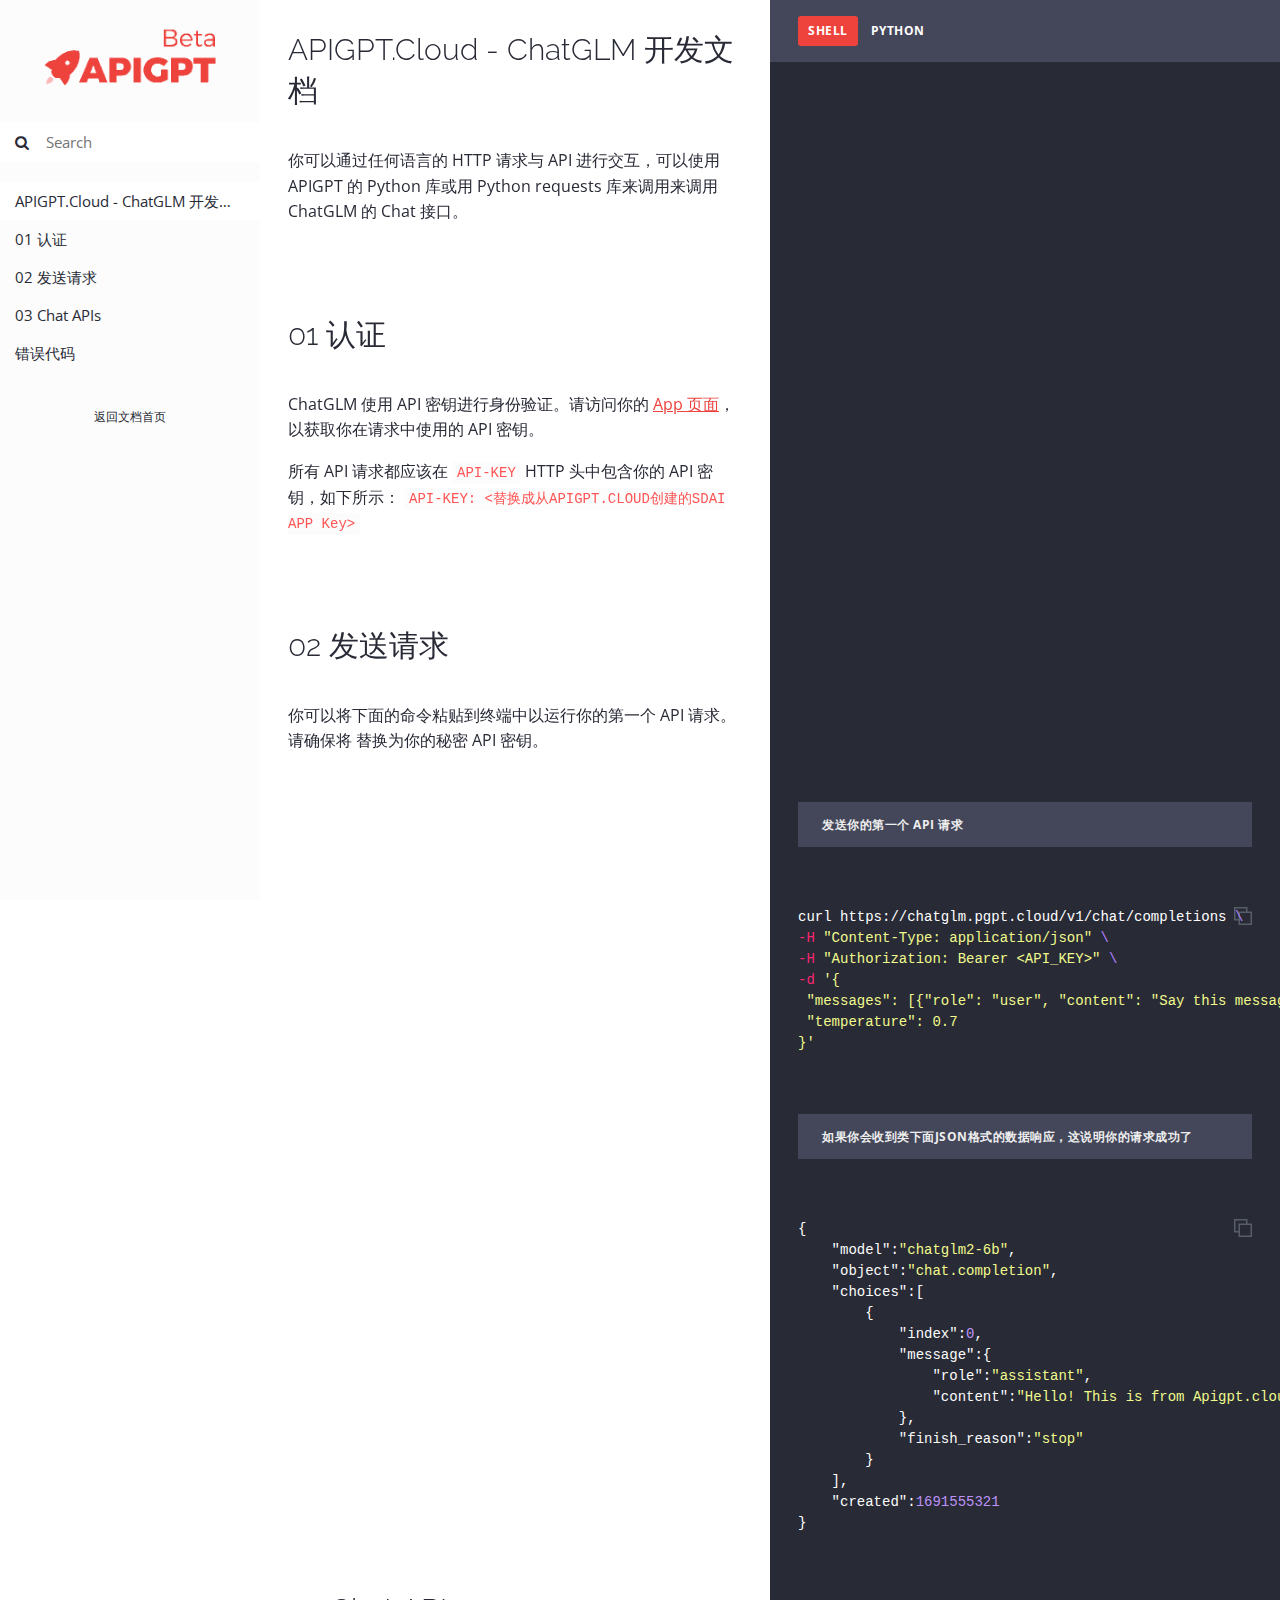
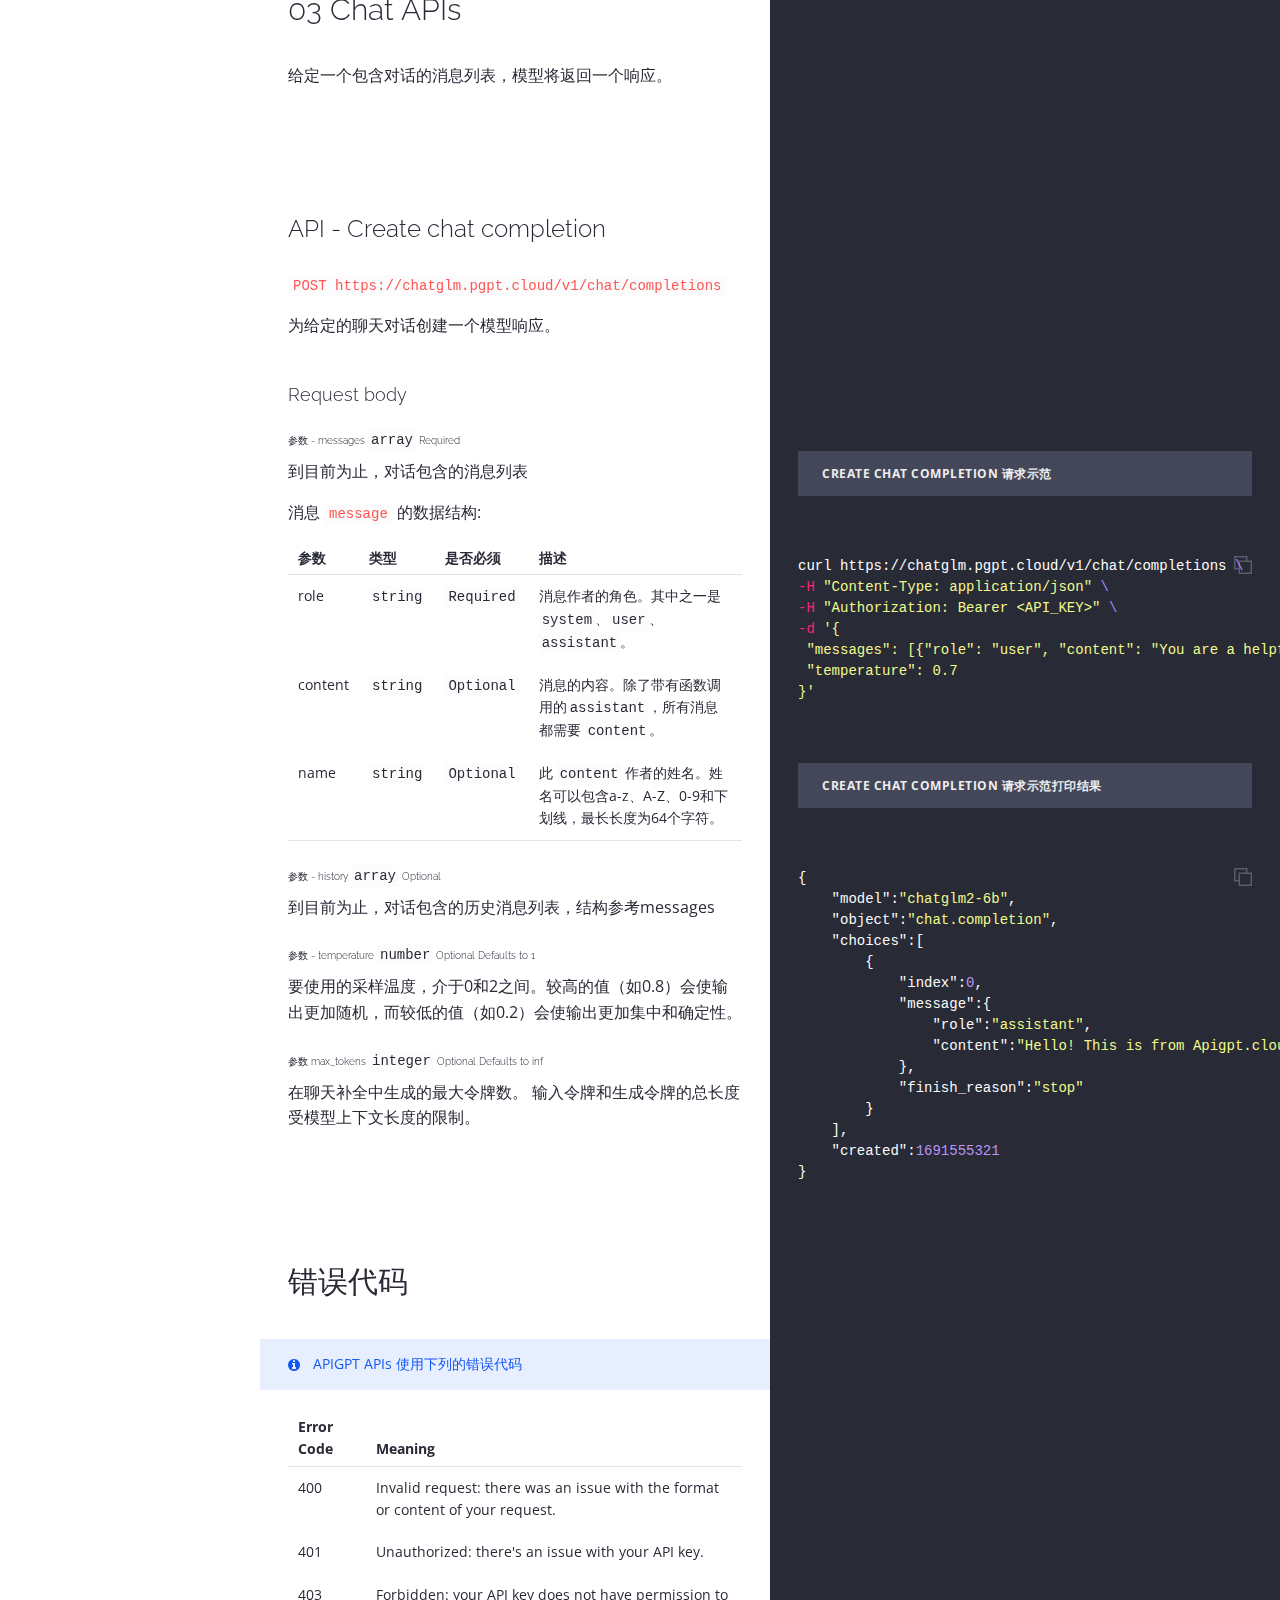
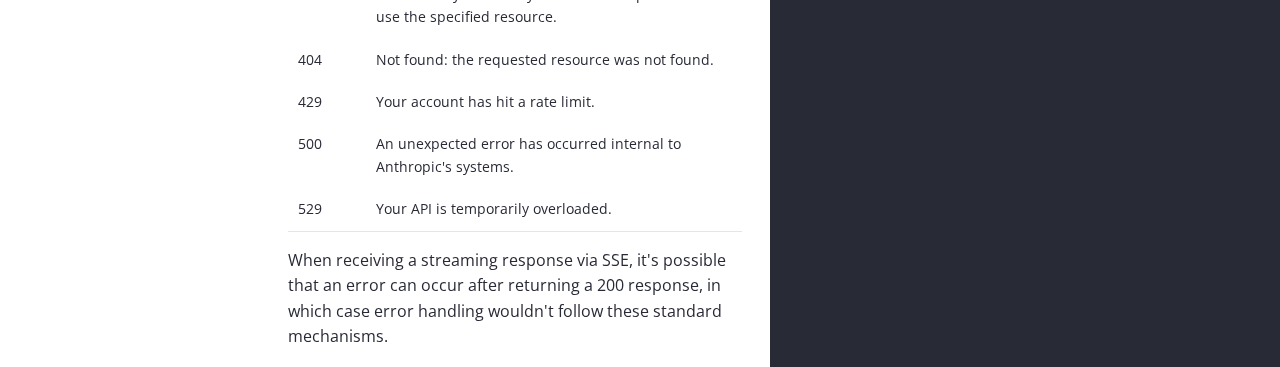
<file: docs/chatglm2-6b.html>
<!doctype html>
<html>
  <head>
    <meta charset="utf-8">
    <meta content="IE=edge,chrome=1" http-equiv="X-UA-Compatible">
    <meta name="viewport" content="width=device-width, initial-scale=1, maximum-scale=1">
        <meta
            name="description"
            content="Documentation for APIGPT.CLOUD ChatGLM API"
        >
    <title>APIGPT.CLOUD - ChatGLM 开发文档</title>

    <style media="screen">
      .highlight table td { padding: 5px; }
.highlight table pre { margin: 0; }
.highlight .gh {
  color: #999999;
}
.highlight .sr {
  color: #f6aa11;
}
.highlight .go {
  color: #888888;
}
.highlight .gp {
  color: #555555;
}
.highlight .gs {
}
.highlight .gu {
  color: #aaaaaa;
}
.highlight .nb {
  color: #f6aa11;
}
.highlight .cm {
  color: #75715e;
}
.highlight .cp {
  color: #75715e;
}
.highlight .c1 {
  color: #75715e;
}
.highlight .cs {
  color: #75715e;
}
.highlight .c, .highlight .ch, .highlight .cd, .highlight .cpf {
  color: #75715e;
}
.highlight .err {
  color: #960050;
}
.highlight .gr {
  color: #960050;
}
.highlight .gt {
  color: #960050;
}
.highlight .gd {
  color: #49483e;
}
.highlight .gi {
  color: #49483e;
}
.highlight .ge {
  color: #49483e;
}
.highlight .kc {
  color: #66d9ef;
}
.highlight .kd {
  color: #66d9ef;
}
.highlight .kr {
  color: #66d9ef;
}
.highlight .no {
  color: #66d9ef;
}
.highlight .kt {
  color: #66d9ef;
}
.highlight .mf {
  color: #ae81ff;
}
.highlight .mh {
  color: #ae81ff;
}
.highlight .il {
  color: #ae81ff;
}
.highlight .mi {
  color: #ae81ff;
}
.highlight .mo {
  color: #ae81ff;
}
.highlight .m, .highlight .mb, .highlight .mx {
  color: #ae81ff;
}
.highlight .sc {
  color: #ae81ff;
}
.highlight .se {
  color: #ae81ff;
}
.highlight .ss {
  color: #ae81ff;
}
.highlight .sd {
  color: #e6db74;
}
.highlight .s2 {
  color: #e6db74;
}
.highlight .sb {
  color: #e6db74;
}
.highlight .sh {
  color: #e6db74;
}
.highlight .si {
  color: #e6db74;
}
.highlight .sx {
  color: #e6db74;
}
.highlight .s1 {
  color: #e6db74;
}
.highlight .s, .highlight .sa, .highlight .dl {
  color: #e6db74;
}
.highlight .na {
  color: #a6e22e;
}
.highlight .nc {
  color: #a6e22e;
}
.highlight .nd {
  color: #a6e22e;
}
.highlight .ne {
  color: #a6e22e;
}
.highlight .nf, .highlight .fm {
  color: #a6e22e;
}
.highlight .vc {
  color: #ffffff;
}
.highlight .nn {
  color: #ffffff;
}
.highlight .ni {
  color: #ffffff;
}
.highlight .bp {
  color: #ffffff;
}
.highlight .vg {
  color: #ffffff;
}
.highlight .vi {
  color: #ffffff;
}
.highlight .nv, .highlight .vm {
  color: #ffffff;
}
.highlight .w {
  color: #ffffff;
}
.highlight {
  color: #ffffff;
}
.highlight .n, .highlight .py, .highlight .nx {
  color: #ffffff;
}
.highlight .nl {
  color: #f92672;
}
.highlight .ow {
  color: #f92672;
}
.highlight .nt {
  color: #f92672;
}
.highlight .k, .highlight .kv {
  color: #f92672;
}
.highlight .kn {
  color: #f92672;
}
.highlight .kp {
  color: #f92672;
}
.highlight .o {
  color: #f92672;
}
    </style>
    <style media="print">
      * {
        -webkit-transition:none!important;
        transition:none!important;
      }
      .highlight table td { padding: 5px; }
.highlight table pre { margin: 0; }
.highlight, .highlight .w {
  color: #586e75;
}
.highlight .err {
  color: #002b36;
  background-color: #dc322f;
}
.highlight .c, .highlight .ch, .highlight .cd, .highlight .cm, .highlight .cpf, .highlight .c1, .highlight .cs {
  color: #657b83;
}
.highlight .cp {
  color: #b58900;
}
.highlight .nt {
  color: #b58900;
}
.highlight .o, .highlight .ow {
  color: #93a1a1;
}
.highlight .p, .highlight .pi {
  color: #93a1a1;
}
.highlight .gi {
  color: #859900;
}
.highlight .gd {
  color: #dc322f;
}
.highlight .gh {
  color: #268bd2;
  background-color: #002b36;
  font-weight: bold;
}
.highlight .k, .highlight .kn, .highlight .kp, .highlight .kr, .highlight .kv {
  color: #6c71c4;
}
.highlight .kc {
  color: #cb4b16;
}
.highlight .kt {
  color: #cb4b16;
}
.highlight .kd {
  color: #cb4b16;
}
.highlight .s, .highlight .sb, .highlight .sc, .highlight .dl, .highlight .sd, .highlight .s2, .highlight .sh, .highlight .sx, .highlight .s1 {
  color: #859900;
}
.highlight .sa {
  color: #6c71c4;
}
.highlight .sr {
  color: #2aa198;
}
.highlight .si {
  color: #d33682;
}
.highlight .se {
  color: #d33682;
}
.highlight .nn {
  color: #b58900;
}
.highlight .nc {
  color: #b58900;
}
.highlight .no {
  color: #b58900;
}
.highlight .na {
  color: #268bd2;
}
.highlight .m, .highlight .mb, .highlight .mf, .highlight .mh, .highlight .mi, .highlight .il, .highlight .mo, .highlight .mx {
  color: #859900;
}
.highlight .ss {
  color: #859900;
}
    </style>
    <link href="stylesheets/screen-bbbf83f5.css" rel="stylesheet" media="screen" />
    <link href="stylesheets/print-88f539c5.css" rel="stylesheet" media="print" />
      <script src="javascripts/all-b12a2749.js"></script>

    <script>
      $(function() { setupCodeCopy(); });
    </script>
  </head>

  <body class="chatglm2-6b" data-languages="[&quot;shell&quot;,&quot;python&quot;]">
    <a href="#" id="nav-button">
      <span>
        NAV
        <img src="images/navbar-cad8cdcb.png" alt="" />
      </span>
    </a>
    <div class="toc-wrapper">
      <img src="images/logo-b7be038d.png" class="logo" alt="" />
        <div class="lang-selector">
              <a href="#" data-language-name="shell">shell</a>
              <a href="#" data-language-name="python">python</a>
        </div>
        <div class="search">
          <input type="text" class="search" id="input-search" placeholder="Search">
        </div>
        <ul class="search-results"></ul>
      <ul id="toc" class="toc-list-h1">
          <li>
            <a href="#apigpt-cloud-chatglm" class="toc-h1 toc-link" data-title="APIGPT.Cloud - ChatGLM 开发文档">APIGPT.Cloud - ChatGLM 开发文档</a>
          </li>
          <li>
            <a href="#01" class="toc-h1 toc-link" data-title="01 认证">01 认证</a>
          </li>
          <li>
            <a href="#02" class="toc-h1 toc-link" data-title="02 发送请求">02 发送请求</a>
          </li>
          <li>
            <a href="#03-chat-apis" class="toc-h1 toc-link" data-title="03 Chat APIs">03 Chat APIs</a>
              <ul class="toc-list-h2">
                  <li>
                    <a href="#api-create-chat-completion" class="toc-h2 toc-link" data-title="API - Create chat completion">API - Create chat completion</a>
                  </li>
              </ul>
          </li>
          <li>
            <a href="#cf68bca02a" class="toc-h1 toc-link" data-title="错误代码">错误代码</a>
          </li>
      </ul>
        <ul class="toc-footer">
            <li><center><a href='index.html'>返回文档首页</a></center></li>
        </ul>

      <div style="padding:60px">

      <!--<img src="images/qrcode_for_apigpt-723fccb3.jpg" class="logo" alt="" />
      <p style="color:grey">扫描关注<br />生成式AI云公众号</p>

      <img src="images/apigpt-contact-e412e752.png" class="logo" alt="" />
      <p style="color:grey">扫描加入<br />生成式AI用户群</p>-->
      </div>

    </div>
    <div class="page-wrapper">
      <div class="dark-box"></div>
      <div class="content">
        <h1 id='apigpt-cloud-chatglm'>APIGPT.Cloud - ChatGLM 开发文档</h1>
<p>你可以通过任何语言的 HTTP 请求与 API 进行交互，可以使用 APIGPT 的 Python 库或用 Python requests 库来调用来调用 ChatGLM 的 Chat 接口。</p>
<h1 id='01'>01 认证</h1>
<p>ChatGLM 使用 API 密钥进行身份验证。请访问你的 <a href=''>App 页面</a>，以获取你在请求中使用的 API 密钥。</p>

<p>所有 API 请求都应该在 <code>API-KEY</code> HTTP 头中包含你的 API 密钥，如下所示：
<code>API-KEY: &lt;替换成从APIGPT.CLOUD创建的SDAI APP Key&gt;</code></p>
<h1 id='02'>02 发送请求</h1>
<p>你可以将下面的命令粘贴到终端中以运行你的第一个 API 请求。请确保将 <API_KEY> 替换为你的秘密 API 密钥。</p>

<blockquote>
<p>发送你的第一个 API 请求</p>
</blockquote>
<div class="highlight"><pre class="highlight shell tab-shell"><code>curl https://chatglm.pgpt.cloud/v1/chat/completions <span class="se">\</span>
<span class="nt">-H</span> <span class="s2">"Content-Type: application/json"</span> <span class="se">\</span>
<span class="nt">-H</span> <span class="s2">"Authorization: Bearer &lt;API_KEY&gt;"</span> <span class="se">\</span>
<span class="nt">-d</span> <span class="s1">'{
 "messages": [{"role": "user", "content": "Say this message is from apigpt.cloud!"}],
 "temperature": 0.7
}'</span>
</code></pre></div>
<blockquote>
<p>如果你会收到类下面JSON格式的数据响应，这说明你的请求成功了</p>
</blockquote>
<div class="highlight"><pre class="highlight json tab-json"><code><span class="p">{</span><span class="w">
    </span><span class="nl">"model"</span><span class="p">:</span><span class="s2">"chatglm2-6b"</span><span class="p">,</span><span class="w">
    </span><span class="nl">"object"</span><span class="p">:</span><span class="s2">"chat.completion"</span><span class="p">,</span><span class="w">
    </span><span class="nl">"choices"</span><span class="p">:[</span><span class="w">
        </span><span class="p">{</span><span class="w">
            </span><span class="nl">"index"</span><span class="p">:</span><span class="mi">0</span><span class="p">,</span><span class="w">
            </span><span class="nl">"message"</span><span class="p">:{</span><span class="w">
                </span><span class="nl">"role"</span><span class="p">:</span><span class="s2">"assistant"</span><span class="p">,</span><span class="w">
                </span><span class="nl">"content"</span><span class="p">:</span><span class="s2">"Hello! This is from Apigpt.cloud, a platform for building and managing APIs. How can we help you today?"</span><span class="w">
            </span><span class="p">},</span><span class="w">
            </span><span class="nl">"finish_reason"</span><span class="p">:</span><span class="s2">"stop"</span><span class="w">
        </span><span class="p">}</span><span class="w">
    </span><span class="p">],</span><span class="w">
    </span><span class="nl">"created"</span><span class="p">:</span><span class="mi">1691555321</span><span class="w">
</span><span class="p">}</span><span class="w">
</span></code></pre></div><h1 id='03-chat-apis'>03 Chat APIs</h1>
<p>给定一个包含对话的消息列表，模型将返回一个响应。</p>
<h2 id='api-create-chat-completion'>API - Create chat completion</h2>
<p><code>POST https://chatglm.pgpt.cloud/v1/chat/completions</code></p>

<p>为给定的聊天对话创建一个模型响应。</p>
<h3 id='request-body'>Request body</h3>
<blockquote>
<p>Create chat completion 请求示范</p>
</blockquote>
<div class="highlight"><pre class="highlight python tab-python"><code>
</code></pre></div><div class="highlight"><pre class="highlight shell tab-shell"><code>curl https://chatglm.pgpt.cloud/v1/chat/completions <span class="se">\</span>
<span class="nt">-H</span> <span class="s2">"Content-Type: application/json"</span> <span class="se">\</span>
<span class="nt">-H</span> <span class="s2">"Authorization: Bearer &lt;API_KEY&gt;"</span> <span class="se">\</span>
<span class="nt">-d</span> <span class="s1">'{
 "messages": [{"role": "user", "content": "You are a helpful assistant."}],
 "temperature": 0.7
}'</span>
</code></pre></div>
<blockquote>
<p>Create chat completion 请求示范打印结果</p>
</blockquote>
<div class="highlight"><pre class="highlight json tab-json"><code><span class="p">{</span><span class="w">
    </span><span class="nl">"model"</span><span class="p">:</span><span class="s2">"chatglm2-6b"</span><span class="p">,</span><span class="w">
    </span><span class="nl">"object"</span><span class="p">:</span><span class="s2">"chat.completion"</span><span class="p">,</span><span class="w">
    </span><span class="nl">"choices"</span><span class="p">:[</span><span class="w">
        </span><span class="p">{</span><span class="w">
            </span><span class="nl">"index"</span><span class="p">:</span><span class="mi">0</span><span class="p">,</span><span class="w">
            </span><span class="nl">"message"</span><span class="p">:{</span><span class="w">
                </span><span class="nl">"role"</span><span class="p">:</span><span class="s2">"assistant"</span><span class="p">,</span><span class="w">
                </span><span class="nl">"content"</span><span class="p">:</span><span class="s2">"Hello! This is from Apigpt.cloud, a platform for building and managing APIs. How can we help you today?"</span><span class="w">
            </span><span class="p">},</span><span class="w">
            </span><span class="nl">"finish_reason"</span><span class="p">:</span><span class="s2">"stop"</span><span class="w">
        </span><span class="p">}</span><span class="w">
    </span><span class="p">],</span><span class="w">
    </span><span class="nl">"created"</span><span class="p">:</span><span class="mi">1691555321</span><span class="w">
</span><span class="p">}</span><span class="w">

</span></code></pre></div><h4 id='messages-array-required'>参数 - messages <code>array</code> Required</h4>
<p>到目前为止，对话包含的消息列表</p>

<p>消息 <code>message</code> 的数据结构:</p>

<table><thead>
<tr>
<th>参数</th>
<th>类型</th>
<th>是否必须</th>
<th>描述</th>
</tr>
</thead><tbody>
<tr>
<td>role</td>
<td><code>string</code></td>
<td><code>Required</code></td>
<td>消息作者的角色。其中之一是<code>system</code>、<code>user</code>、<code>assistant</code>。</td>
</tr>
<tr>
<td>content</td>
<td><code>string</code></td>
<td><code>Optional</code></td>
<td>消息的内容。除了带有函数调用的<code>assistant</code>，所有消息都需要 <code>content</code>。</td>
</tr>
<tr>
<td>name</td>
<td><code>string</code></td>
<td><code>Optional</code></td>
<td>此 <code>content</code> 作者的姓名。姓名可以包含a-z、A-Z、0-9和下划线，最长长度为64个字符。</td>
</tr>
</tbody></table>
<h4 id='history-array-optional'>参数 - history <code>array</code> Optional</h4>
<p>到目前为止，对话包含的历史消息列表，结构参考messages</p>
<h4 id='temperature-number-optional-defaults-to-1'>参数 - temperature <code>number</code> Optional Defaults to 1</h4>
<p>要使用的采样温度，介于0和2之间。较高的值（如0.8）会使输出更加随机，而较低的值（如0.2）会使输出更加集中和确定性。</p>
<h4 id='max_tokens-integer-optional-defaults-to-inf'>参数 max_tokens <code>integer</code> Optional Defaults to inf</h4>
<p>在聊天补全中生成的最大令牌数。
输入令牌和生成令牌的总长度受模型上下文长度的限制。</p>
<h1 id='cf68bca02a'>错误代码</h1>
<aside class="notice">
APIGPT APIs 使用下列的错误代码
</aside>

<table><thead>
<tr>
<th>Error Code</th>
<th>Meaning</th>
</tr>
</thead><tbody>
<tr>
<td>400</td>
<td>Invalid request: there was an issue with the format or content of your request.</td>
</tr>
<tr>
<td>401</td>
<td>Unauthorized: there&#39;s an issue with your API key.</td>
</tr>
<tr>
<td>403</td>
<td>Forbidden: your API key does not have permission to use the specified resource.</td>
</tr>
<tr>
<td>404</td>
<td>Not found: the requested resource was not found.</td>
</tr>
<tr>
<td>429</td>
<td>Your account has hit a rate limit.</td>
</tr>
<tr>
<td>500</td>
<td>An unexpected error has occurred internal to Anthropic&#39;s systems.</td>
</tr>
<tr>
<td>529</td>
<td>Your API is temporarily overloaded.</td>
</tr>
</tbody></table>

<p>When receiving a streaming response via SSE, it&#39;s possible that an error can occur after returning a 200 response, in which case error handling wouldn&#39;t follow these standard mechanisms.</p>

      </div>
      <div class="dark-box">
          <div class="lang-selector">
                <a href="#" data-language-name="shell">shell</a>
                <a href="#" data-language-name="python">python</a>
          </div>
      </div>
    </div>
  </body>
</html>
</file>
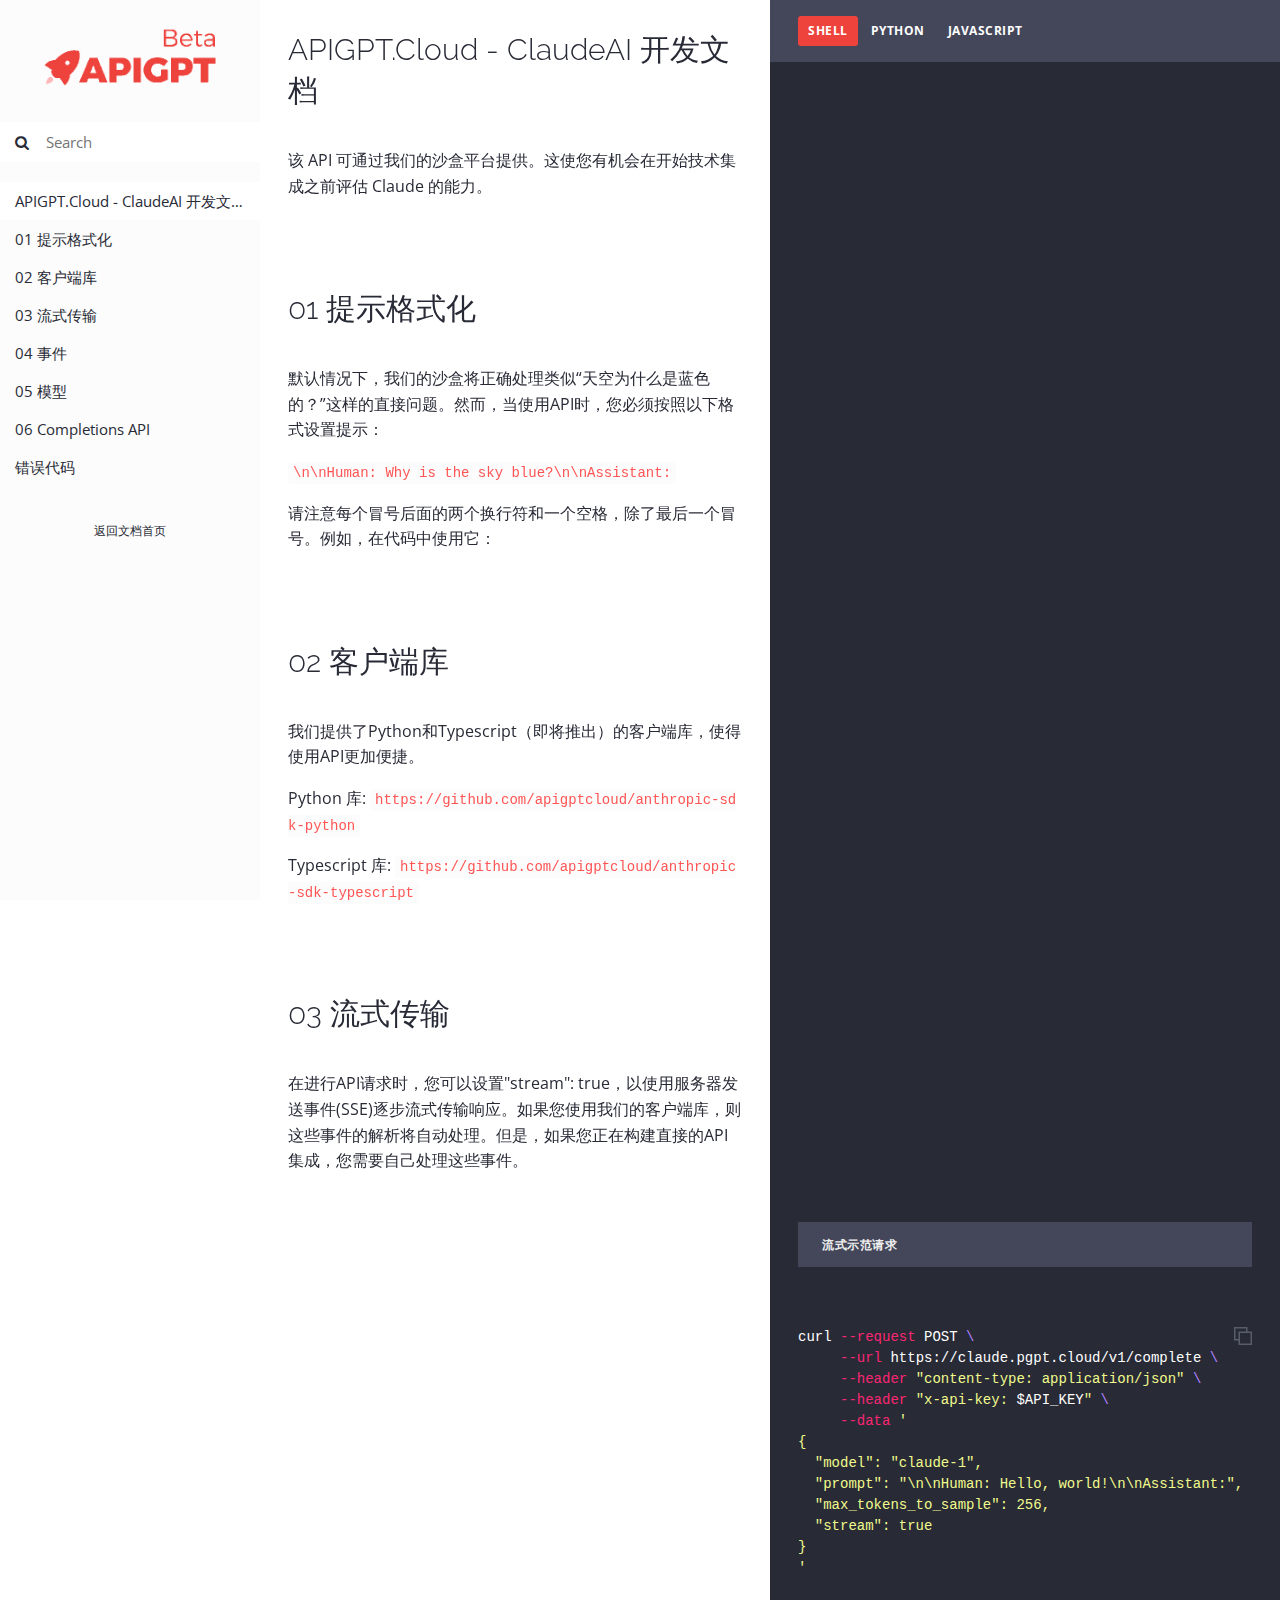
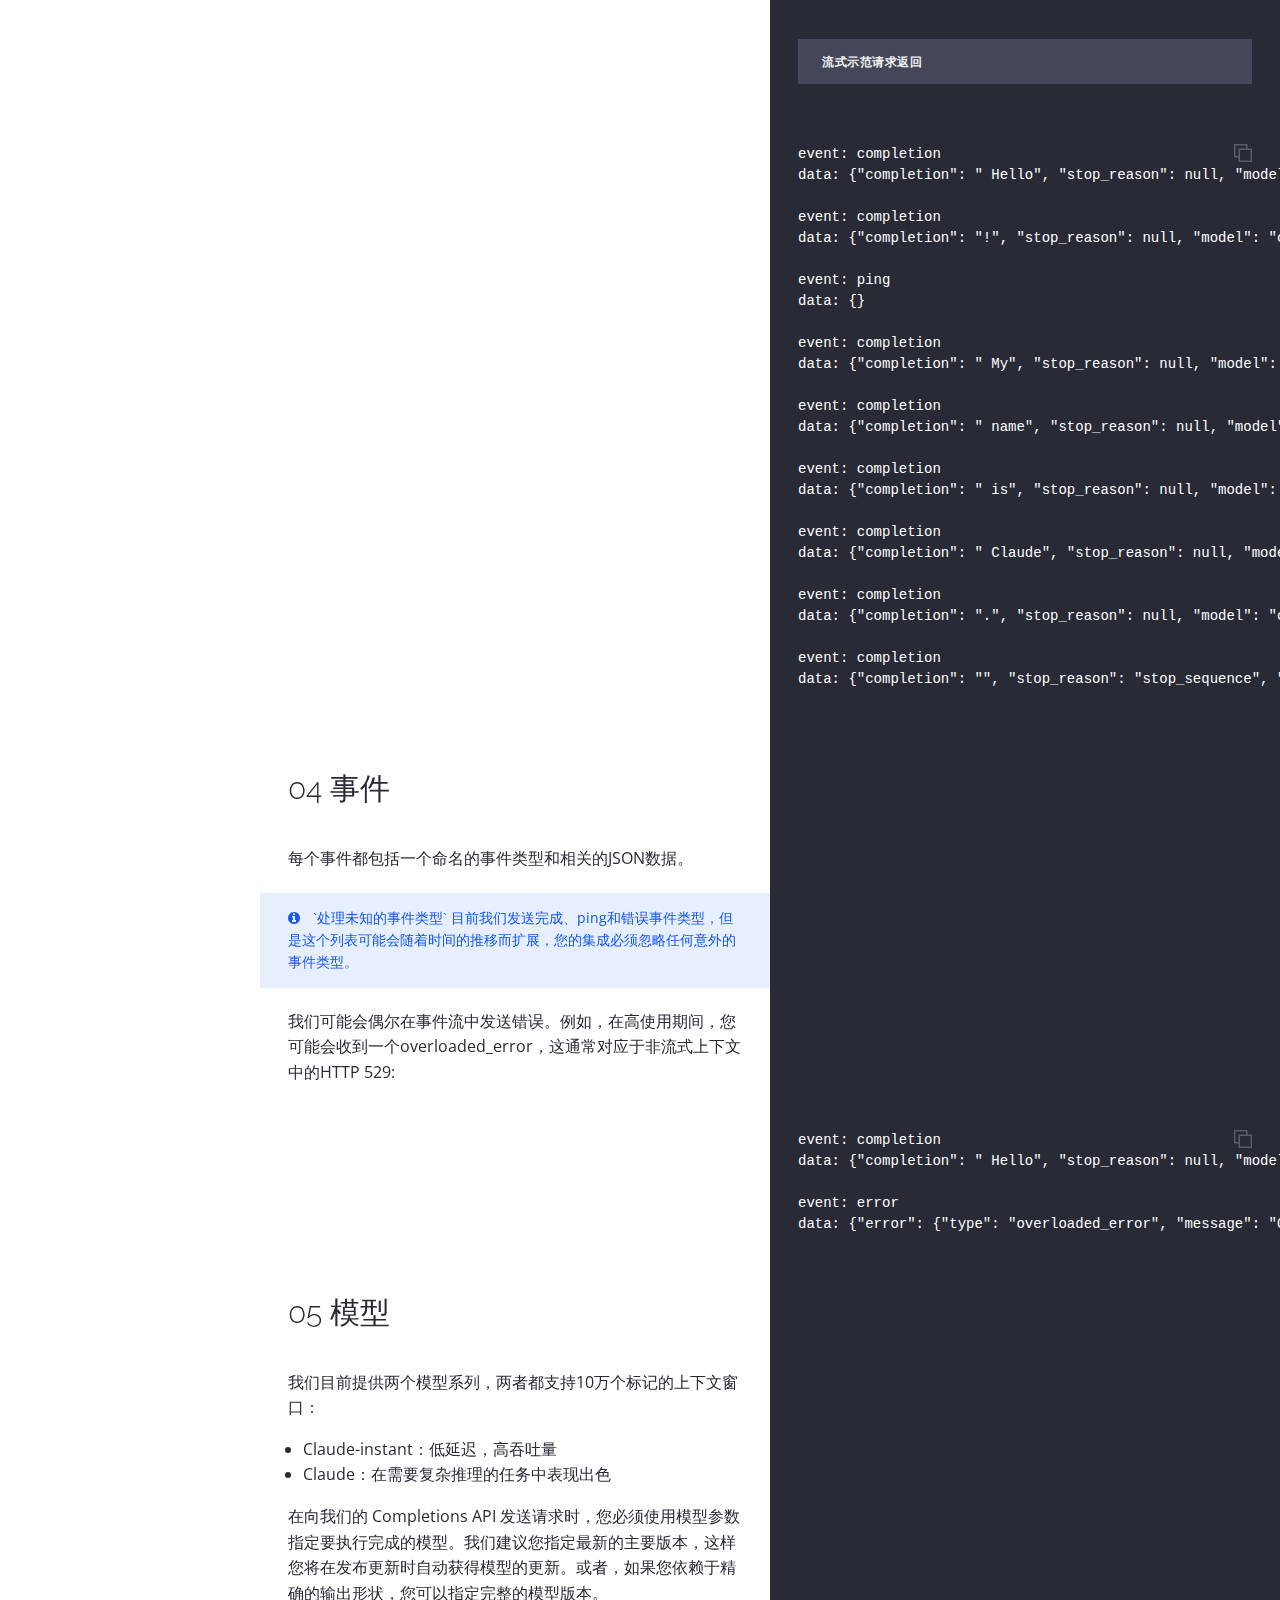
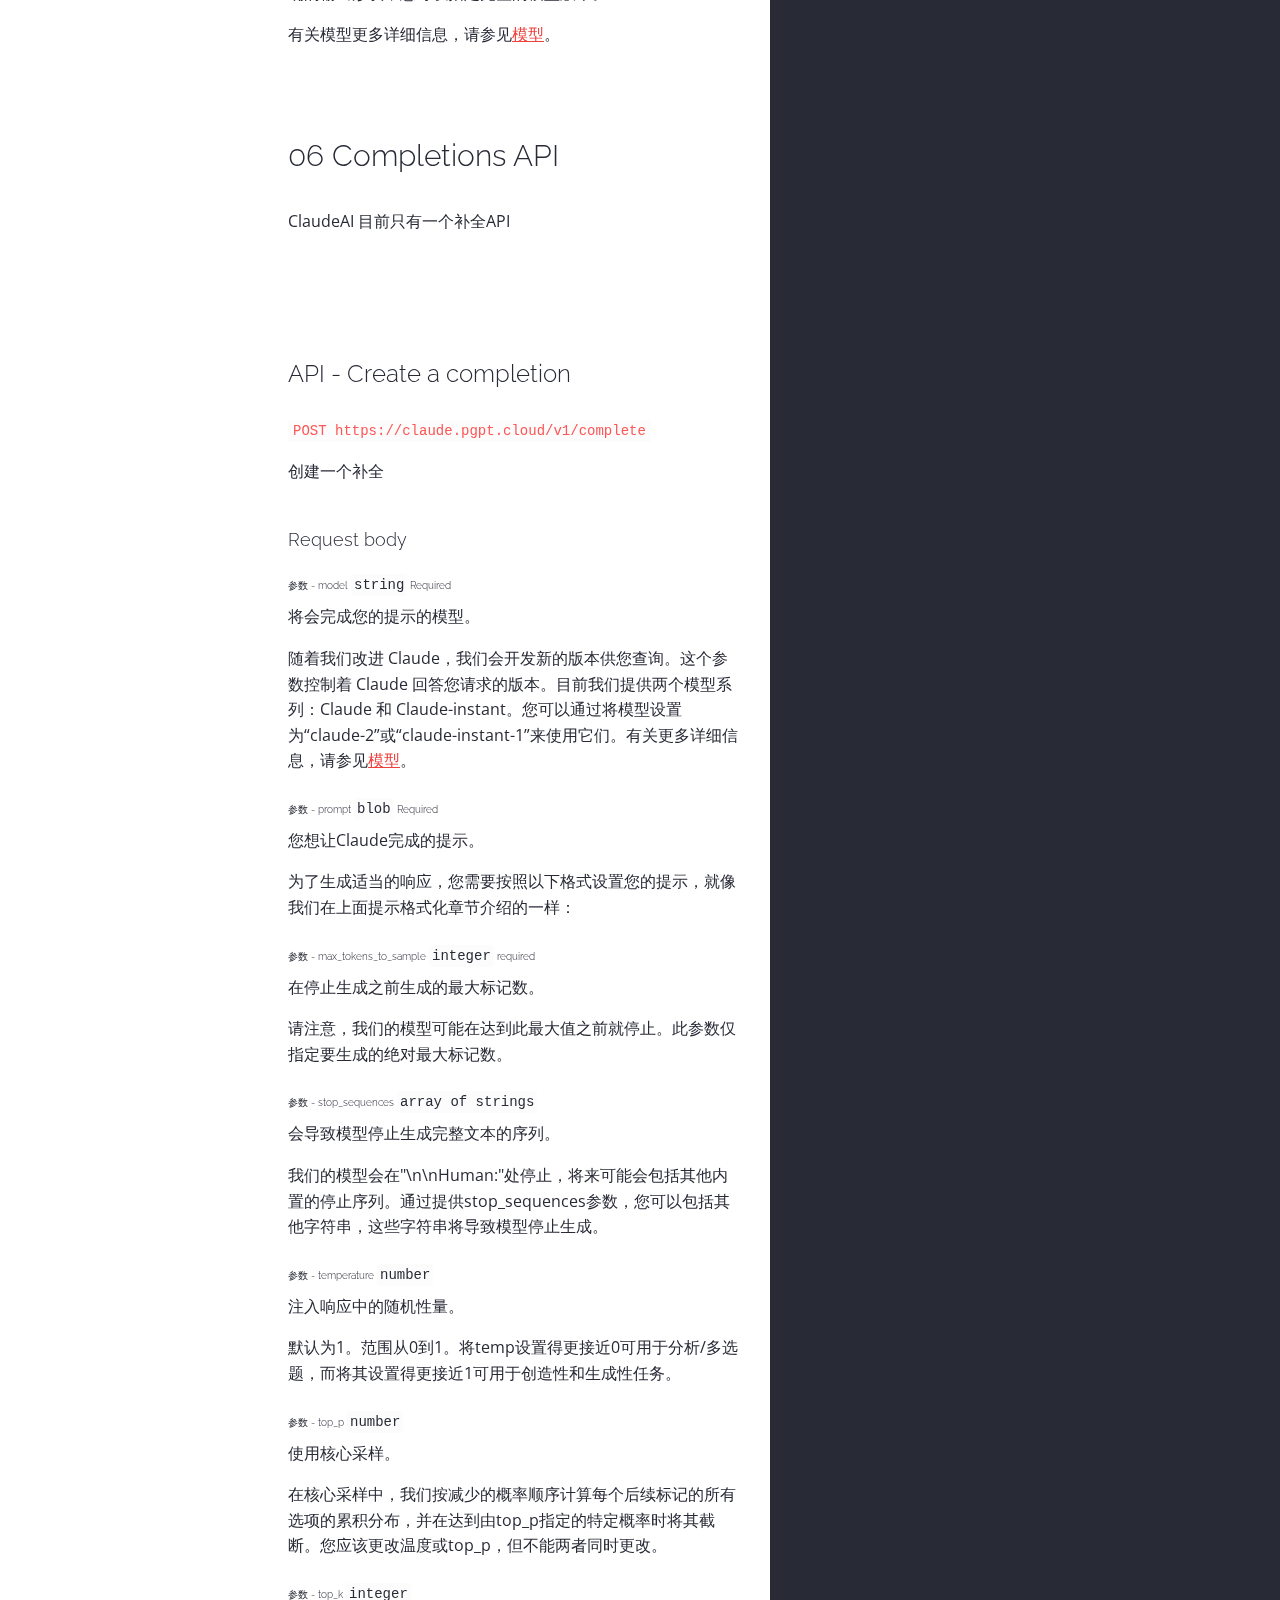
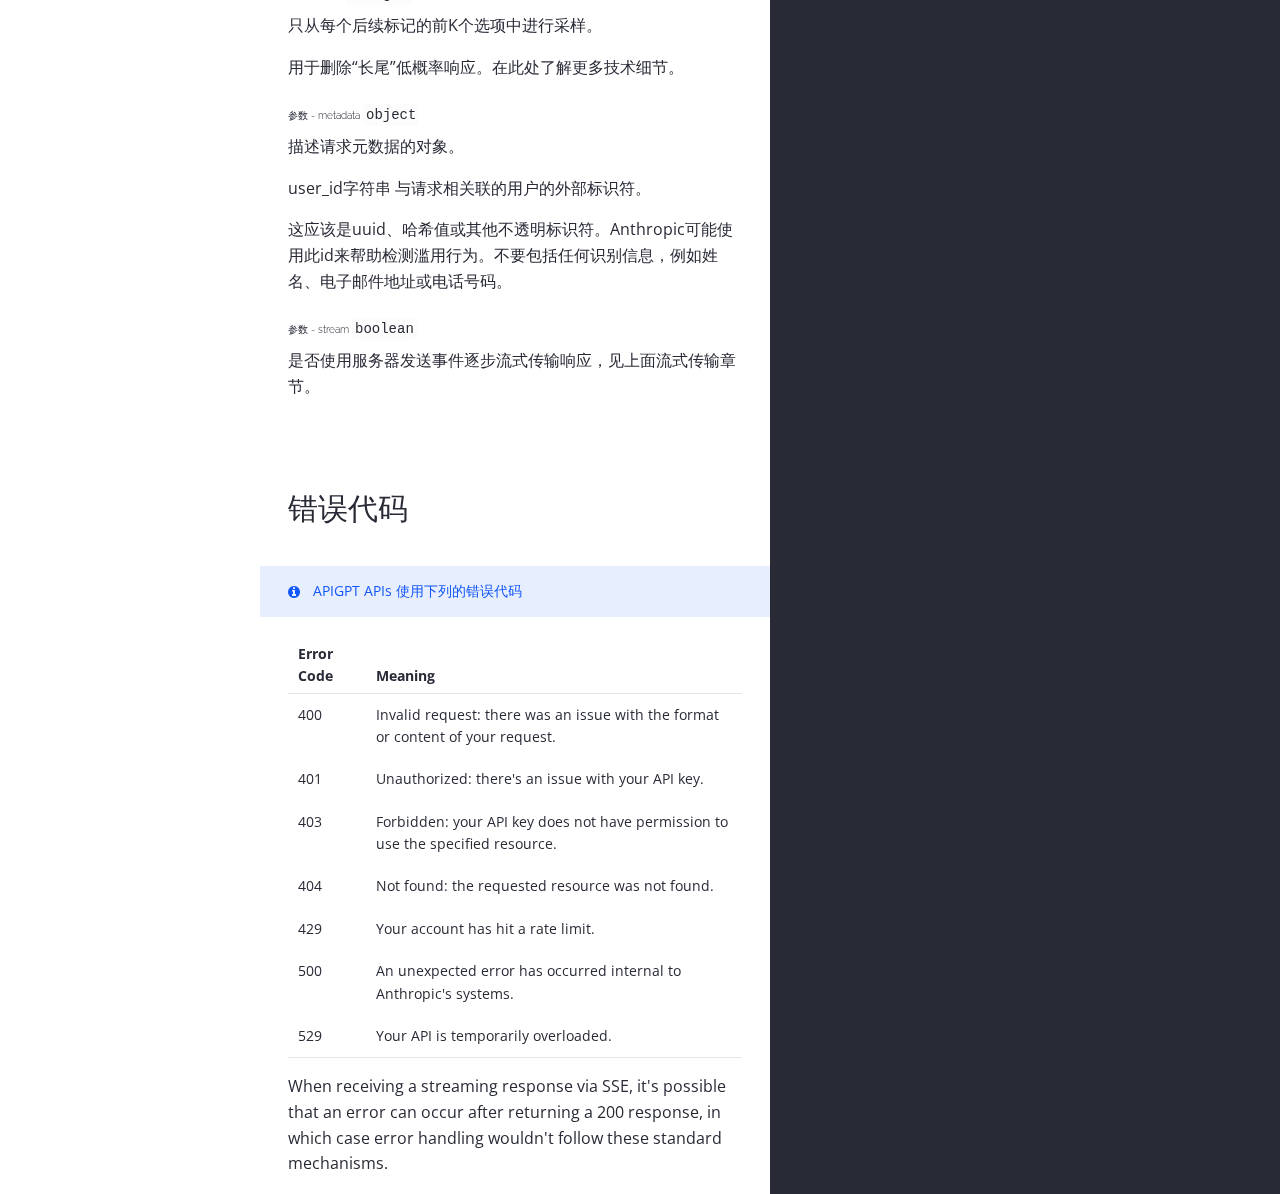
<file: docs/claudeai.html>
<!doctype html>
<html>
  <head>
    <meta charset="utf-8">
    <meta content="IE=edge,chrome=1" http-equiv="X-UA-Compatible">
    <meta name="viewport" content="width=device-width, initial-scale=1, maximum-scale=1">
        <meta
            name="description"
            content="Documentation for APIGPT.CLOUD ClaudeAI API"
        >
    <title>APIGPT.CLOUD - ClaudeAI 开发文档</title>

    <style media="screen">
      .highlight table td { padding: 5px; }
.highlight table pre { margin: 0; }
.highlight .gh {
  color: #999999;
}
.highlight .sr {
  color: #f6aa11;
}
.highlight .go {
  color: #888888;
}
.highlight .gp {
  color: #555555;
}
.highlight .gs {
}
.highlight .gu {
  color: #aaaaaa;
}
.highlight .nb {
  color: #f6aa11;
}
.highlight .cm {
  color: #75715e;
}
.highlight .cp {
  color: #75715e;
}
.highlight .c1 {
  color: #75715e;
}
.highlight .cs {
  color: #75715e;
}
.highlight .c, .highlight .ch, .highlight .cd, .highlight .cpf {
  color: #75715e;
}
.highlight .err {
  color: #960050;
}
.highlight .gr {
  color: #960050;
}
.highlight .gt {
  color: #960050;
}
.highlight .gd {
  color: #49483e;
}
.highlight .gi {
  color: #49483e;
}
.highlight .ge {
  color: #49483e;
}
.highlight .kc {
  color: #66d9ef;
}
.highlight .kd {
  color: #66d9ef;
}
.highlight .kr {
  color: #66d9ef;
}
.highlight .no {
  color: #66d9ef;
}
.highlight .kt {
  color: #66d9ef;
}
.highlight .mf {
  color: #ae81ff;
}
.highlight .mh {
  color: #ae81ff;
}
.highlight .il {
  color: #ae81ff;
}
.highlight .mi {
  color: #ae81ff;
}
.highlight .mo {
  color: #ae81ff;
}
.highlight .m, .highlight .mb, .highlight .mx {
  color: #ae81ff;
}
.highlight .sc {
  color: #ae81ff;
}
.highlight .se {
  color: #ae81ff;
}
.highlight .ss {
  color: #ae81ff;
}
.highlight .sd {
  color: #e6db74;
}
.highlight .s2 {
  color: #e6db74;
}
.highlight .sb {
  color: #e6db74;
}
.highlight .sh {
  color: #e6db74;
}
.highlight .si {
  color: #e6db74;
}
.highlight .sx {
  color: #e6db74;
}
.highlight .s1 {
  color: #e6db74;
}
.highlight .s, .highlight .sa, .highlight .dl {
  color: #e6db74;
}
.highlight .na {
  color: #a6e22e;
}
.highlight .nc {
  color: #a6e22e;
}
.highlight .nd {
  color: #a6e22e;
}
.highlight .ne {
  color: #a6e22e;
}
.highlight .nf, .highlight .fm {
  color: #a6e22e;
}
.highlight .vc {
  color: #ffffff;
}
.highlight .nn {
  color: #ffffff;
}
.highlight .ni {
  color: #ffffff;
}
.highlight .bp {
  color: #ffffff;
}
.highlight .vg {
  color: #ffffff;
}
.highlight .vi {
  color: #ffffff;
}
.highlight .nv, .highlight .vm {
  color: #ffffff;
}
.highlight .w {
  color: #ffffff;
}
.highlight {
  color: #ffffff;
}
.highlight .n, .highlight .py, .highlight .nx {
  color: #ffffff;
}
.highlight .nl {
  color: #f92672;
}
.highlight .ow {
  color: #f92672;
}
.highlight .nt {
  color: #f92672;
}
.highlight .k, .highlight .kv {
  color: #f92672;
}
.highlight .kn {
  color: #f92672;
}
.highlight .kp {
  color: #f92672;
}
.highlight .o {
  color: #f92672;
}
    </style>
    <style media="print">
      * {
        -webkit-transition:none!important;
        transition:none!important;
      }
      .highlight table td { padding: 5px; }
.highlight table pre { margin: 0; }
.highlight, .highlight .w {
  color: #586e75;
}
.highlight .err {
  color: #002b36;
  background-color: #dc322f;
}
.highlight .c, .highlight .ch, .highlight .cd, .highlight .cm, .highlight .cpf, .highlight .c1, .highlight .cs {
  color: #657b83;
}
.highlight .cp {
  color: #b58900;
}
.highlight .nt {
  color: #b58900;
}
.highlight .o, .highlight .ow {
  color: #93a1a1;
}
.highlight .p, .highlight .pi {
  color: #93a1a1;
}
.highlight .gi {
  color: #859900;
}
.highlight .gd {
  color: #dc322f;
}
.highlight .gh {
  color: #268bd2;
  background-color: #002b36;
  font-weight: bold;
}
.highlight .k, .highlight .kn, .highlight .kp, .highlight .kr, .highlight .kv {
  color: #6c71c4;
}
.highlight .kc {
  color: #cb4b16;
}
.highlight .kt {
  color: #cb4b16;
}
.highlight .kd {
  color: #cb4b16;
}
.highlight .s, .highlight .sb, .highlight .sc, .highlight .dl, .highlight .sd, .highlight .s2, .highlight .sh, .highlight .sx, .highlight .s1 {
  color: #859900;
}
.highlight .sa {
  color: #6c71c4;
}
.highlight .sr {
  color: #2aa198;
}
.highlight .si {
  color: #d33682;
}
.highlight .se {
  color: #d33682;
}
.highlight .nn {
  color: #b58900;
}
.highlight .nc {
  color: #b58900;
}
.highlight .no {
  color: #b58900;
}
.highlight .na {
  color: #268bd2;
}
.highlight .m, .highlight .mb, .highlight .mf, .highlight .mh, .highlight .mi, .highlight .il, .highlight .mo, .highlight .mx {
  color: #859900;
}
.highlight .ss {
  color: #859900;
}
    </style>
    <link href="stylesheets/screen-bbbf83f5.css" rel="stylesheet" media="screen" />
    <link href="stylesheets/print-88f539c5.css" rel="stylesheet" media="print" />
      <script src="javascripts/all-b12a2749.js"></script>

    <script>
      $(function() { setupCodeCopy(); });
    </script>
  </head>

  <body class="claudeai" data-languages="[&quot;shell&quot;,&quot;python&quot;,&quot;javascript&quot;]">
    <a href="#" id="nav-button">
      <span>
        NAV
        <img src="images/navbar-cad8cdcb.png" alt="" />
      </span>
    </a>
    <div class="toc-wrapper">
      <img src="images/logo-b7be038d.png" class="logo" alt="" />
        <div class="lang-selector">
              <a href="#" data-language-name="shell">shell</a>
              <a href="#" data-language-name="python">python</a>
              <a href="#" data-language-name="javascript">javascript</a>
        </div>
        <div class="search">
          <input type="text" class="search" id="input-search" placeholder="Search">
        </div>
        <ul class="search-results"></ul>
      <ul id="toc" class="toc-list-h1">
          <li>
            <a href="#apigpt-cloud-claudeai" class="toc-h1 toc-link" data-title="APIGPT.Cloud - ClaudeAI 开发文档">APIGPT.Cloud - ClaudeAI 开发文档</a>
          </li>
          <li>
            <a href="#01" class="toc-h1 toc-link" data-title="01 提示格式化">01 提示格式化</a>
          </li>
          <li>
            <a href="#02" class="toc-h1 toc-link" data-title="02 客户端库">02 客户端库</a>
          </li>
          <li>
            <a href="#03" class="toc-h1 toc-link" data-title="03 流式传输">03 流式传输</a>
          </li>
          <li>
            <a href="#04" class="toc-h1 toc-link" data-title="04 事件">04 事件</a>
          </li>
          <li>
            <a href="#05" class="toc-h1 toc-link" data-title="05 模型">05 模型</a>
          </li>
          <li>
            <a href="#06-completions-api" class="toc-h1 toc-link" data-title="06 Completions API">06 Completions API</a>
              <ul class="toc-list-h2">
                  <li>
                    <a href="#api-create-a-completion" class="toc-h2 toc-link" data-title="API - Create a completion">API - Create a completion</a>
                  </li>
              </ul>
          </li>
          <li>
            <a href="#cf68bca02a" class="toc-h1 toc-link" data-title="错误代码">错误代码</a>
          </li>
      </ul>
        <ul class="toc-footer">
            <li><center><a href='index.html'>返回文档首页</a></center></li>
        </ul>

      <div style="padding:60px">

      <!--<img src="images/qrcode_for_apigpt-723fccb3.jpg" class="logo" alt="" />
      <p style="color:grey">扫描关注<br />生成式AI云公众号</p>

      <img src="images/apigpt-contact-e412e752.png" class="logo" alt="" />
      <p style="color:grey">扫描加入<br />生成式AI用户群</p>-->
      </div>

    </div>
    <div class="page-wrapper">
      <div class="dark-box"></div>
      <div class="content">
        <h1 id='apigpt-cloud-claudeai'>APIGPT.Cloud - ClaudeAI 开发文档</h1>
<p>该 API 可通过我们的沙盒平台提供。这使您有机会在开始技术集成之前评估 Claude 的能力。</p>
<h1 id='01'>01 提示格式化</h1>
<p>默认情况下，我们的沙盒将正确处理类似“天空为什么是蓝色的？”这样的直接问题。然而，当使用API时，您必须按照以下格式设置提示：</p>

<p><code>\n\nHuman: Why is the sky blue?\n\nAssistant:</code></p>

<p>请注意每个冒号后面的两个换行符和一个空格，除了最后一个冒号。例如，在代码中使用它：</p>
<div class="highlight"><pre class="highlight javascript tab-javascript"><code><span class="kd">const</span> <span class="nx">userQuestion</span> <span class="o">=</span> <span class="dl">"</span><span class="s2">Why is the sky blue?</span><span class="dl">"</span><span class="p">;</span>
<span class="kd">const</span> <span class="nx">prompt</span> <span class="o">=</span> <span class="s2">`\n\nHuman: </span><span class="p">${</span><span class="nx">userQuestion</span><span class="p">}</span><span class="s2">\n\nAssistant:`</span><span class="p">;</span>

<span class="c1">// Send prompt to Claude via API</span>

</code></pre></div><h1 id='02'>02 客户端库</h1>
<p>我们提供了Python和Typescript（即将推出）的客户端库，使得使用API更加便捷。</p>

<p>Python 库: <code>https://github.com/apigptcloud/anthropic-sdk-python</code></p>
<div class="highlight"><pre class="highlight python tab-python"><code><span class="kn">import</span> <span class="nn">os</span>
<span class="kn">import</span> <span class="nn">anthropic</span>

<span class="n">client</span> <span class="o">=</span> <span class="n">anthropic</span><span class="p">.</span><span class="n">Client</span><span class="p">(</span><span class="n">os</span><span class="p">.</span><span class="n">environ</span><span class="p">[</span><span class="s">'ANTHROPIC_API_KEY'</span><span class="p">])</span>
<span class="n">response</span> <span class="o">=</span> <span class="n">client</span><span class="p">.</span><span class="n">completion</span><span class="p">(</span>
    <span class="n">prompt</span><span class="o">=</span><span class="sa">f</span><span class="s">"</span><span class="si">{</span><span class="n">anthropic</span><span class="p">.</span><span class="n">HUMAN_PROMPT</span><span class="si">}</span><span class="s"> How many toes do dogs have?</span><span class="si">{</span><span class="n">anthropic</span><span class="p">.</span><span class="n">AI_PROMPT</span><span class="si">}</span><span class="s">"</span><span class="p">,</span>
    <span class="n">model</span><span class="o">=</span><span class="s">"claude-1"</span><span class="p">,</span>
    <span class="n">max_tokens_to_sample</span><span class="o">=</span><span class="mi">100</span><span class="p">,</span>
<span class="p">)</span>
<span class="k">print</span><span class="p">(</span><span class="n">response</span><span class="p">)</span>
</code></pre></div>
<p>Typescript 库: <code>https://github.com/apigptcloud/anthropic-sdk-typescript</code></p>
<div class="highlight"><pre class="highlight javascript tab-javascript"><code><span class="k">import</span> <span class="dl">"</span><span class="s2">dotenv/config</span><span class="dl">"</span><span class="p">;</span>
<span class="k">import</span> <span class="p">{</span> <span class="nx">AI_PROMPT</span><span class="p">,</span> <span class="nx">Client</span><span class="p">,</span> <span class="nx">HUMAN_PROMPT</span> <span class="p">}</span> <span class="k">from</span> <span class="dl">"</span><span class="s2">@anthropic-ai/sdk</span><span class="dl">"</span><span class="p">;</span>

<span class="kd">const</span> <span class="nx">apiKey</span> <span class="o">=</span> <span class="nx">process</span><span class="p">.</span><span class="nx">env</span><span class="p">.</span><span class="nx">ANTHROPIC_API_KEY</span><span class="p">;</span>
<span class="k">if</span> <span class="p">(</span><span class="o">!</span><span class="nx">apiKey</span><span class="p">)</span> <span class="p">{</span>
  <span class="k">throw</span> <span class="k">new</span> <span class="nb">Error</span><span class="p">(</span><span class="dl">"</span><span class="s2">The ANTHROPIC_API_KEY environment variable must be set</span><span class="dl">"</span><span class="p">);</span>
<span class="p">}</span>

<span class="kd">const</span> <span class="nx">client</span> <span class="o">=</span> <span class="k">new</span> <span class="nx">Client</span><span class="p">(</span><span class="nx">apiKey</span><span class="p">);</span>
<span class="nx">client</span>
  <span class="p">.</span><span class="nx">complete</span><span class="p">({</span>
    <span class="na">prompt</span><span class="p">:</span> <span class="s2">`</span><span class="p">${</span><span class="nx">HUMAN_PROMPT</span><span class="p">}</span><span class="s2"> How many toes do dogs have?</span><span class="p">${</span><span class="nx">AI_PROMPT</span><span class="p">}</span><span class="s2">`</span><span class="p">,</span>
    <span class="na">max_tokens_to_sample</span><span class="p">:</span> <span class="mi">200</span><span class="p">,</span>
    <span class="na">model</span><span class="p">:</span> <span class="dl">"</span><span class="s2">claude-1</span><span class="dl">"</span><span class="p">,</span>
  <span class="p">})</span>
  <span class="p">.</span><span class="nx">then</span><span class="p">((</span><span class="nx">finalSample</span><span class="p">)</span> <span class="o">=&gt;</span> <span class="p">{</span>
    <span class="nx">console</span><span class="p">.</span><span class="nx">log</span><span class="p">(</span><span class="nx">finalSample</span><span class="p">.</span><span class="nx">completion</span><span class="p">);</span>
  <span class="p">})</span>
  <span class="p">.</span><span class="k">catch</span><span class="p">((</span><span class="nx">error</span><span class="p">)</span> <span class="o">=&gt;</span> <span class="p">{</span>
    <span class="nx">console</span><span class="p">.</span><span class="nx">error</span><span class="p">(</span><span class="nx">error</span><span class="p">);</span>
  <span class="p">});</span>
</code></pre></div><h1 id='03'>03 流式传输</h1>
<p>在进行API请求时，您可以设置&quot;stream&quot;: true，以使用服务器发送事件(SSE)逐步流式传输响应。如果您使用我们的客户端库，则这些事件的解析将自动处理。但是，如果您正在构建直接的API集成，您需要自己处理这些事件。</p>

<blockquote>
<p>流式示范请求</p>
</blockquote>
<div class="highlight"><pre class="highlight shell tab-shell"><code>curl <span class="nt">--request</span> POST <span class="se">\</span>
     <span class="nt">--url</span> https://claude.pgpt.cloud/v1/complete <span class="se">\</span>
     <span class="nt">--header</span> <span class="s2">"content-type: application/json"</span> <span class="se">\</span>
     <span class="nt">--header</span> <span class="s2">"x-api-key: </span><span class="nv">$API_KEY</span><span class="s2">"</span> <span class="se">\</span>
     <span class="nt">--data</span> <span class="s1">'
{
  "model": "claude-1",
  "prompt": "\n\nHuman: Hello, world!\n\nAssistant:",
  "max_tokens_to_sample": 256,
  "stream": true
}
'</span>
</code></pre></div>
<blockquote>
<p>流式示范请求返回</p>
</blockquote>
<div class="highlight"><pre class="highlight plaintext"><code>event: completion
data: {"completion": " Hello", "stop_reason": null, "model": "claude-1.3"}

event: completion
data: {"completion": "!", "stop_reason": null, "model": "claude-1.3"}

event: ping
data: {}

event: completion
data: {"completion": " My", "stop_reason": null, "model": "claude-1.3"}

event: completion
data: {"completion": " name", "stop_reason": null, "model": "claude-1.3"}

event: completion
data: {"completion": " is", "stop_reason": null, "model": "claude-1.3"}

event: completion
data: {"completion": " Claude", "stop_reason": null, "model": "claude-1.3"}

event: completion
data: {"completion": ".", "stop_reason": null, "model": "claude-1.3"}

event: completion
data: {"completion": "", "stop_reason": "stop_sequence", "model": "claude-1.3"}

</code></pre></div><h1 id='04'>04 事件</h1>
<p>每个事件都包括一个命名的事件类型和相关的JSON数据。</p>

<aside class="notice">
`处理未知的事件类型`
目前我们发送完成、ping和错误事件类型，但是这个列表可能会随着时间的推移而扩展，您的集成必须忽略任何意外的事件类型。
</aside>

<p>我们可能会偶尔在事件流中发送错误。例如，在高使用期间，您可能会收到一个overloaded_error，这通常对应于非流式上下文中的HTTP 529:</p>
<div class="highlight"><pre class="highlight plaintext"><code>event: completion
data: {"completion": " Hello", "stop_reason": null, "model": "claude-1.3"}

event: error
data: {"error": {"type": "overloaded_error", "message": "Overloaded"}}
</code></pre></div><h1 id='05'>05 模型</h1>
<p>我们目前提供两个模型系列，两者都支持10万个标记的上下文窗口：</p>

<ul>
<li>Claude-instant：低延迟，高吞吐量</li>
<li>Claude：在需要复杂推理的任务中表现出色</li>
</ul>

<p>在向我们的 Completions API 发送请求时，您必须使用模型参数指定要执行完成的模型。我们建议您指定最新的主要版本，这样您将在发布更新时自动获得模型的更新。或者，如果您依赖于精确的输出形状，您可以指定完整的模型版本。</p>

<p>有关模型更多详细信息，请参见<a href='/index.html#apigpt-claudeai'>模型</a>。</p>
<h1 id='06-completions-api'>06 Completions API</h1>
<p>ClaudeAI 目前只有一个补全API</p>
<h2 id='api-create-a-completion'>API - Create a completion</h2>
<p><code>POST https://claude.pgpt.cloud/v1/complete</code></p>

<p>创建一个补全</p>
<h3 id='request-body'>Request body</h3><h4 id='model-string-required'>参数 - model <code>string</code> Required</h4>
<p>将会完成您的提示的模型。</p>

<p>随着我们改进 Claude，我们会开发新的版本供您查询。这个参数控制着 Claude 回答您请求的版本。目前我们提供两个模型系列：Claude 和 Claude-instant。您可以通过将模型设置为“claude-2”或“claude-instant-1”来使用它们。有关更多详细信息，请参见<a href='/index.html#apigpt-claudeai'>模型</a>。</p>
<h4 id='prompt-blob-required'>参数 - prompt <code>blob</code> Required</h4>
<p>您想让Claude完成的提示。</p>

<p>为了生成适当的响应，您需要按照以下格式设置您的提示，就像我们在上面提示格式化章节介绍的一样：</p>
<div class="highlight"><pre class="highlight javascript tab-javascript"><code><span class="kd">const</span> <span class="nx">userQuestion</span> <span class="o">=</span> <span class="nx">r</span><span class="dl">"</span><span class="s2">Why is the sky blue?</span><span class="dl">"</span><span class="p">;</span>
<span class="kd">const</span> <span class="nx">prompt</span> <span class="o">=</span> <span class="s2">`\n\nHuman: </span><span class="p">${</span><span class="nx">userQuestion</span><span class="p">}</span><span class="s2">\n\nAssistant:`</span><span class="p">;</span>
</code></pre></div><h4 id='max_tokens_to_sample-integer-required'>参数 - max_tokens_to_sample <code>integer</code> required</h4>
<p>在停止生成之前生成的最大标记数。</p>

<p>请注意，我们的模型可能在达到此最大值之前就停止。此参数仅指定要生成的绝对最大标记数。</p>
<h4 id='stop_sequences-array-of-strings'>参数 - stop_sequences <code>array of strings</code></h4>
<p>会导致模型停止生成完整文本的序列。</p>

<p>我们的模型会在&quot;\n\nHuman:&quot;处停止，将来可能会包括其他内置的停止序列。通过提供stop_sequences参数，您可以包括其他字符串，这些字符串将导致模型停止生成。</p>
<h4 id='temperature-number'>参数 - temperature <code>number</code></h4>
<p>注入响应中的随机性量。</p>

<p>默认为1。范围从0到1。将temp设置得更接近0可用于分析/多选题，而将其设置得更接近1可用于创造性和生成性任务。</p>
<h4 id='top_p-number'>参数 - top_p <code>number</code></h4>
<p>使用核心采样。</p>

<p>在核心采样中，我们按减少的概率顺序计算每个后续标记的所有选项的累积分布，并在达到由top_p指定的特定概率时将其截断。您应该更改温度或top_p，但不能两者同时更改。</p>
<h4 id='top_k-integer'>参数 - top_k <code>integer</code></h4>
<p>只从每个后续标记的前K个选项中进行采样。</p>

<p>用于删除“长尾”低概率响应。在此处了解更多技术细节。</p>
<h4 id='metadata-object'>参数 - metadata <code>object</code></h4>
<p>描述请求元数据的对象。</p>

<p>user_id字符串
与请求相关联的用户的外部标识符。</p>

<p>这应该是uuid、哈希值或其他不透明标识符。Anthropic可能使用此id来帮助检测滥用行为。不要包括任何识别信息，例如姓名、电子邮件地址或电话号码。</p>
<h4 id='stream-boolean'>参数 - stream <code>boolean</code></h4>
<p>是否使用服务器发送事件逐步流式传输响应，见上面流式传输章节。</p>
<h1 id='cf68bca02a'>错误代码</h1>
<aside class="notice">
APIGPT APIs 使用下列的错误代码
</aside>

<table><thead>
<tr>
<th>Error Code</th>
<th>Meaning</th>
</tr>
</thead><tbody>
<tr>
<td>400</td>
<td>Invalid request: there was an issue with the format or content of your request.</td>
</tr>
<tr>
<td>401</td>
<td>Unauthorized: there&#39;s an issue with your API key.</td>
</tr>
<tr>
<td>403</td>
<td>Forbidden: your API key does not have permission to use the specified resource.</td>
</tr>
<tr>
<td>404</td>
<td>Not found: the requested resource was not found.</td>
</tr>
<tr>
<td>429</td>
<td>Your account has hit a rate limit.</td>
</tr>
<tr>
<td>500</td>
<td>An unexpected error has occurred internal to Anthropic&#39;s systems.</td>
</tr>
<tr>
<td>529</td>
<td>Your API is temporarily overloaded.</td>
</tr>
</tbody></table>

<p>When receiving a streaming response via SSE, it&#39;s possible that an error can occur after returning a 200 response, in which case error handling wouldn&#39;t follow these standard mechanisms.</p>

      </div>
      <div class="dark-box">
          <div class="lang-selector">
                <a href="#" data-language-name="shell">shell</a>
                <a href="#" data-language-name="python">python</a>
                <a href="#" data-language-name="javascript">javascript</a>
          </div>
      </div>
    </div>
  </body>
</html>
</file>
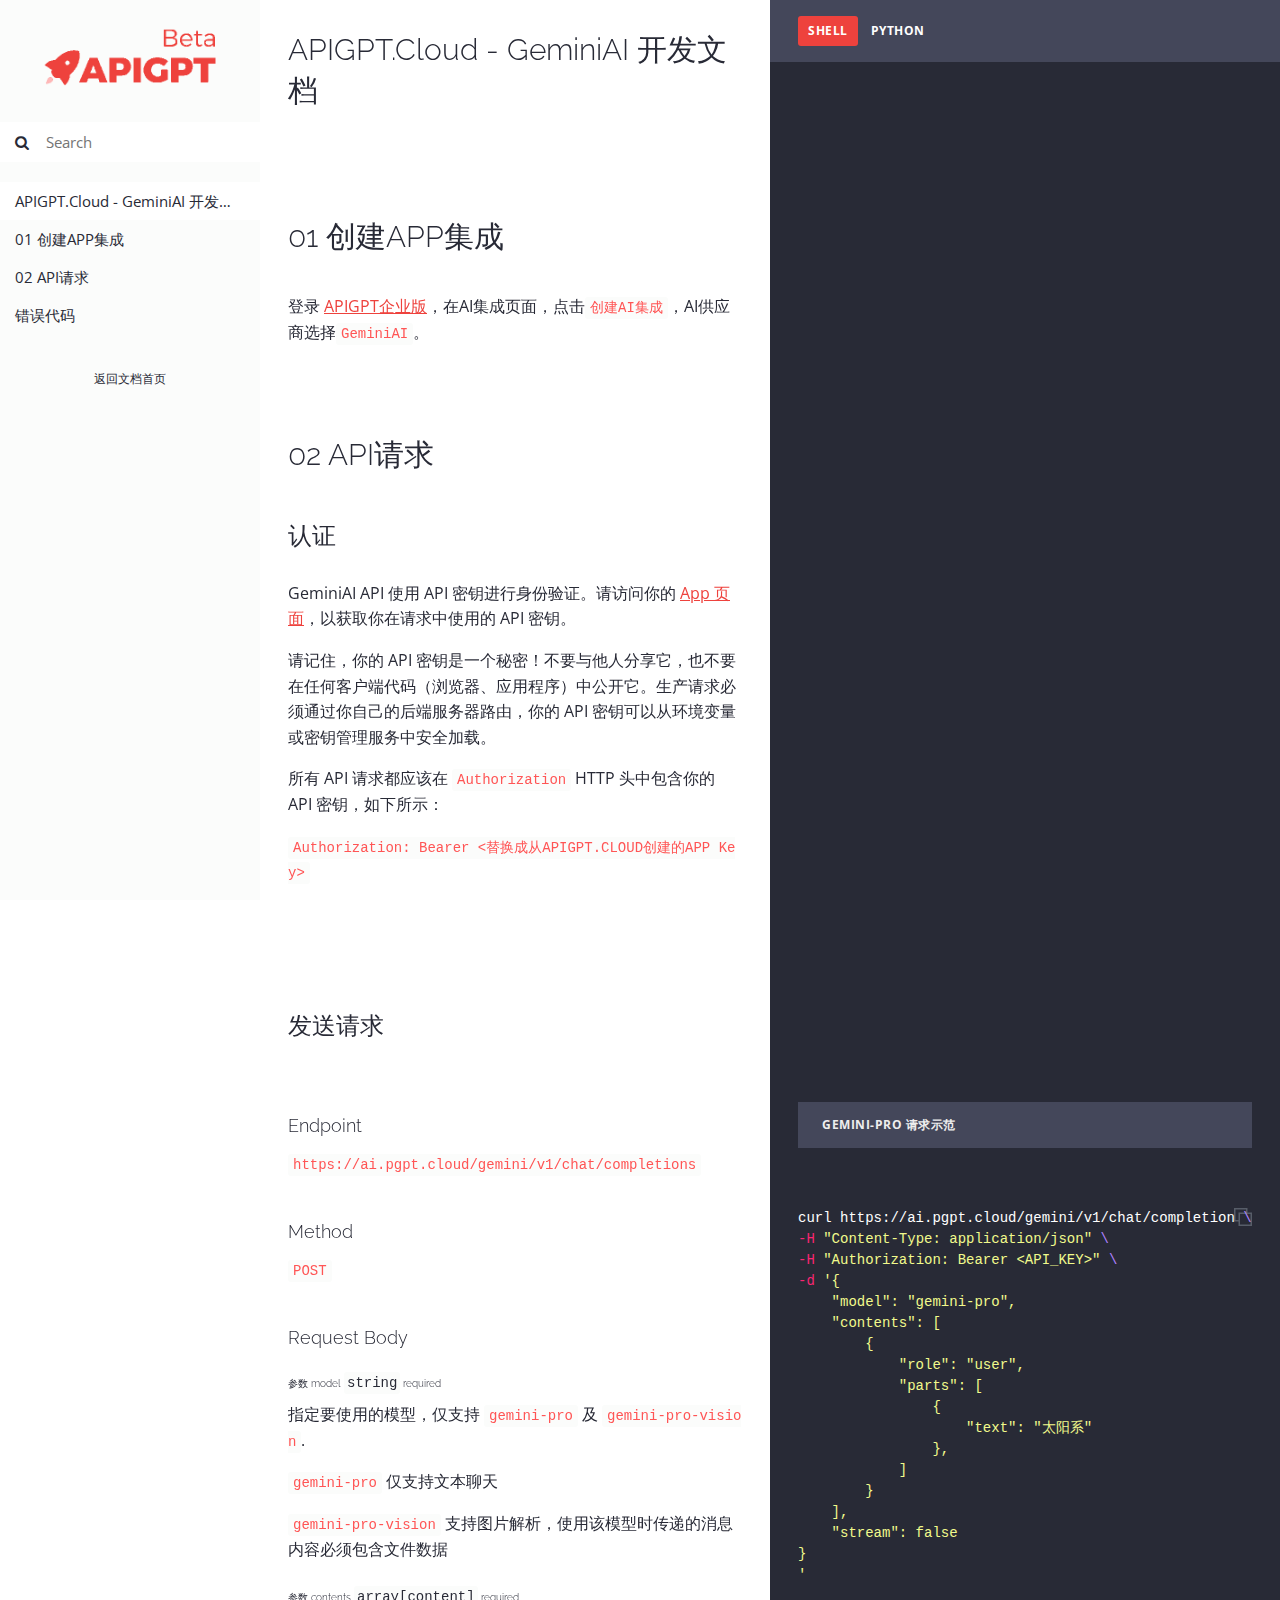
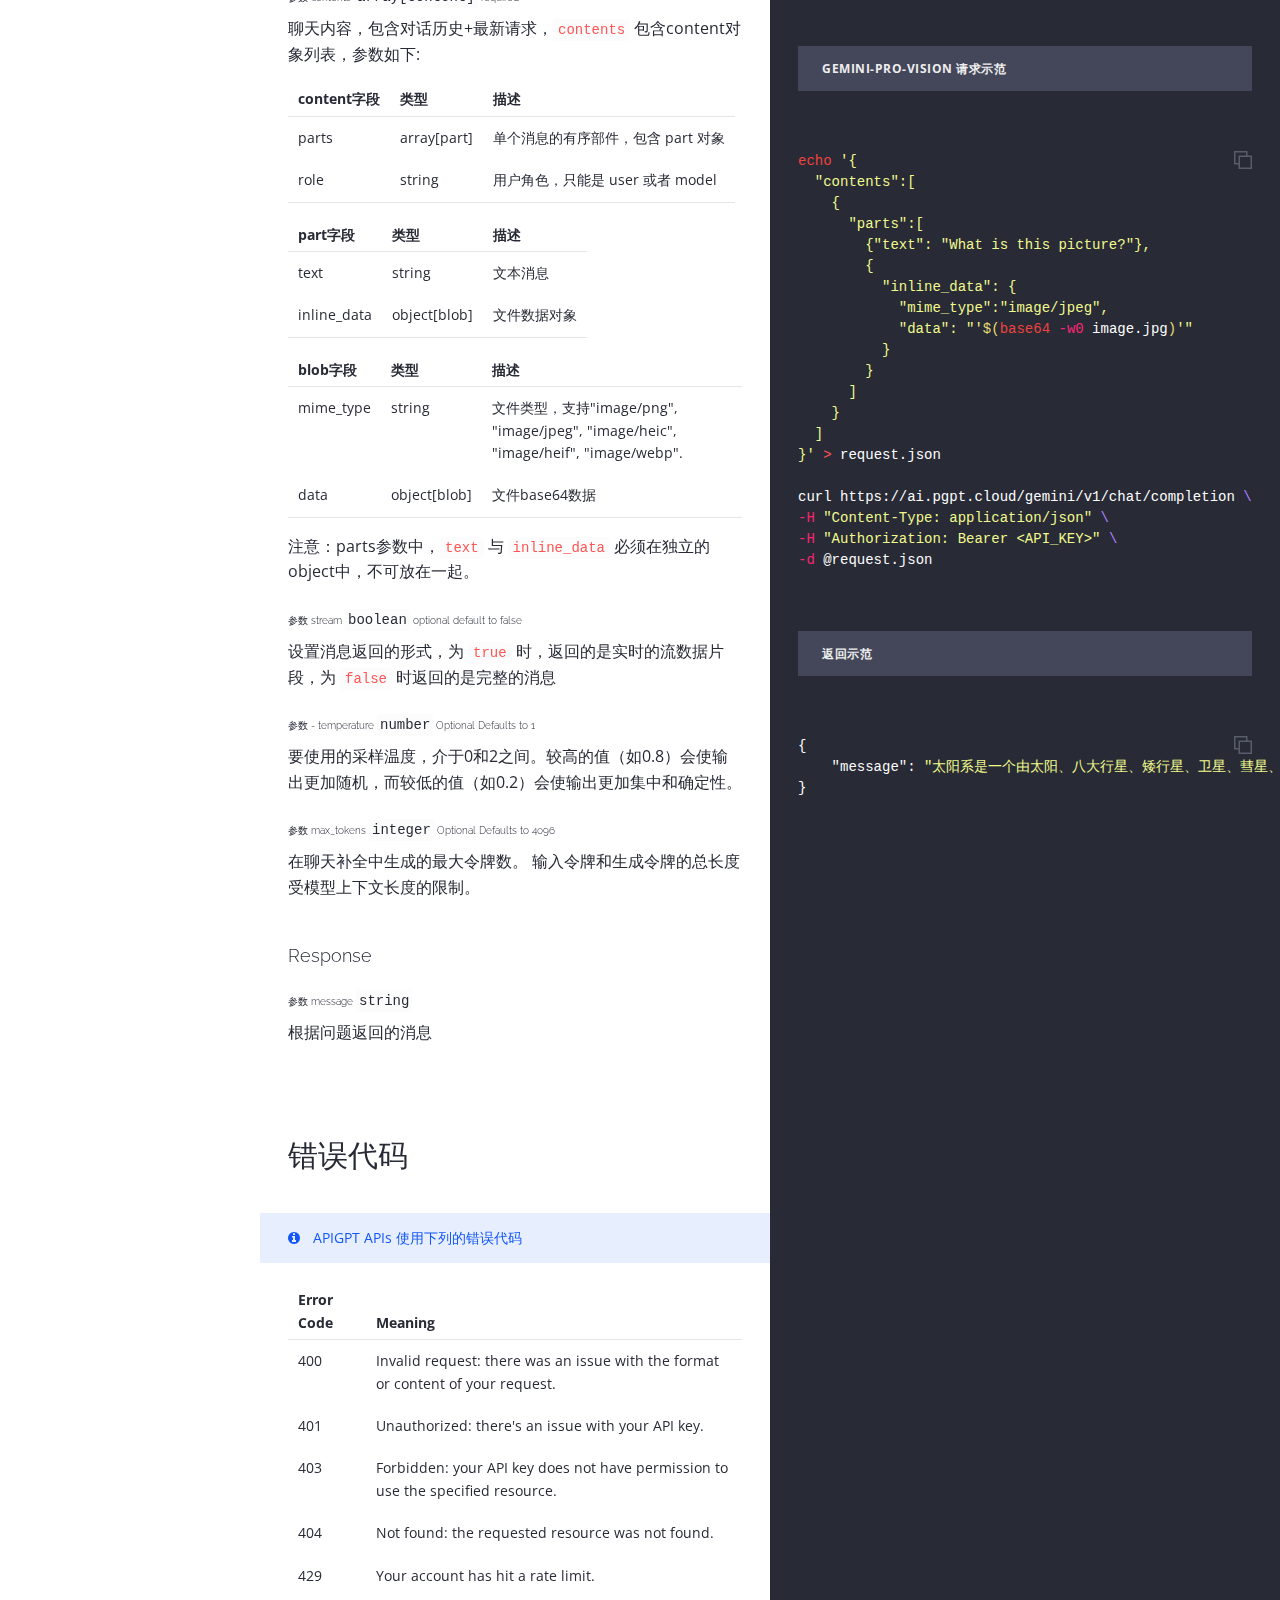
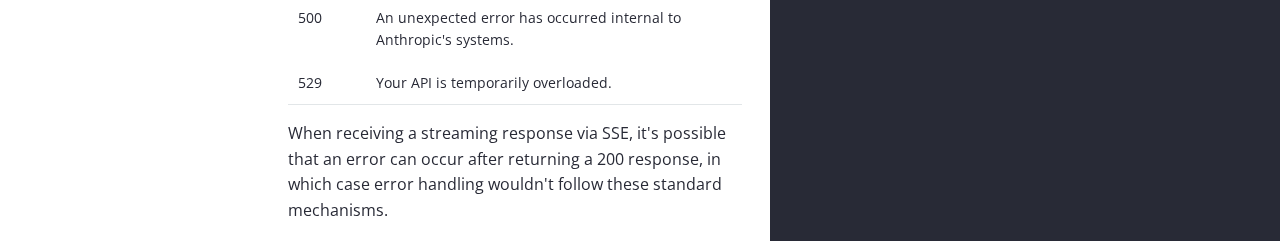
<file: docs/gemini.html>
<!doctype html>
<html>
  <head>
    <meta charset="utf-8">
    <meta content="IE=edge,chrome=1" http-equiv="X-UA-Compatible">
    <meta name="viewport" content="width=device-width, initial-scale=1, maximum-scale=1">
        <meta
            name="description"
            content="Documentation for APIGPT.CLOUD GeminiAI"
        >
    <title>APIGPT.CLOUD - GeminiAI 开发文档</title>

    <style media="screen">
      .highlight table td { padding: 5px; }
.highlight table pre { margin: 0; }
.highlight .gh {
  color: #999999;
}
.highlight .sr {
  color: #f6aa11;
}
.highlight .go {
  color: #888888;
}
.highlight .gp {
  color: #555555;
}
.highlight .gs {
}
.highlight .gu {
  color: #aaaaaa;
}
.highlight .nb {
  color: #f6aa11;
}
.highlight .cm {
  color: #75715e;
}
.highlight .cp {
  color: #75715e;
}
.highlight .c1 {
  color: #75715e;
}
.highlight .cs {
  color: #75715e;
}
.highlight .c, .highlight .ch, .highlight .cd, .highlight .cpf {
  color: #75715e;
}
.highlight .err {
  color: #960050;
}
.highlight .gr {
  color: #960050;
}
.highlight .gt {
  color: #960050;
}
.highlight .gd {
  color: #49483e;
}
.highlight .gi {
  color: #49483e;
}
.highlight .ge {
  color: #49483e;
}
.highlight .kc {
  color: #66d9ef;
}
.highlight .kd {
  color: #66d9ef;
}
.highlight .kr {
  color: #66d9ef;
}
.highlight .no {
  color: #66d9ef;
}
.highlight .kt {
  color: #66d9ef;
}
.highlight .mf {
  color: #ae81ff;
}
.highlight .mh {
  color: #ae81ff;
}
.highlight .il {
  color: #ae81ff;
}
.highlight .mi {
  color: #ae81ff;
}
.highlight .mo {
  color: #ae81ff;
}
.highlight .m, .highlight .mb, .highlight .mx {
  color: #ae81ff;
}
.highlight .sc {
  color: #ae81ff;
}
.highlight .se {
  color: #ae81ff;
}
.highlight .ss {
  color: #ae81ff;
}
.highlight .sd {
  color: #e6db74;
}
.highlight .s2 {
  color: #e6db74;
}
.highlight .sb {
  color: #e6db74;
}
.highlight .sh {
  color: #e6db74;
}
.highlight .si {
  color: #e6db74;
}
.highlight .sx {
  color: #e6db74;
}
.highlight .s1 {
  color: #e6db74;
}
.highlight .s, .highlight .sa, .highlight .dl {
  color: #e6db74;
}
.highlight .na {
  color: #a6e22e;
}
.highlight .nc {
  color: #a6e22e;
}
.highlight .nd {
  color: #a6e22e;
}
.highlight .ne {
  color: #a6e22e;
}
.highlight .nf, .highlight .fm {
  color: #a6e22e;
}
.highlight .vc {
  color: #ffffff;
}
.highlight .nn {
  color: #ffffff;
}
.highlight .ni {
  color: #ffffff;
}
.highlight .bp {
  color: #ffffff;
}
.highlight .vg {
  color: #ffffff;
}
.highlight .vi {
  color: #ffffff;
}
.highlight .nv, .highlight .vm {
  color: #ffffff;
}
.highlight .w {
  color: #ffffff;
}
.highlight {
  color: #ffffff;
}
.highlight .n, .highlight .py, .highlight .nx {
  color: #ffffff;
}
.highlight .nl {
  color: #f92672;
}
.highlight .ow {
  color: #f92672;
}
.highlight .nt {
  color: #f92672;
}
.highlight .k, .highlight .kv {
  color: #f92672;
}
.highlight .kn {
  color: #f92672;
}
.highlight .kp {
  color: #f92672;
}
.highlight .o {
  color: #f92672;
}
    </style>
    <style media="print">
      * {
        -webkit-transition:none!important;
        transition:none!important;
      }
      .highlight table td { padding: 5px; }
.highlight table pre { margin: 0; }
.highlight, .highlight .w {
  color: #586e75;
}
.highlight .err {
  color: #002b36;
  background-color: #dc322f;
}
.highlight .c, .highlight .ch, .highlight .cd, .highlight .cm, .highlight .cpf, .highlight .c1, .highlight .cs {
  color: #657b83;
}
.highlight .cp {
  color: #b58900;
}
.highlight .nt {
  color: #b58900;
}
.highlight .o, .highlight .ow {
  color: #93a1a1;
}
.highlight .p, .highlight .pi {
  color: #93a1a1;
}
.highlight .gi {
  color: #859900;
}
.highlight .gd {
  color: #dc322f;
}
.highlight .gh {
  color: #268bd2;
  background-color: #002b36;
  font-weight: bold;
}
.highlight .k, .highlight .kn, .highlight .kp, .highlight .kr, .highlight .kv {
  color: #6c71c4;
}
.highlight .kc {
  color: #cb4b16;
}
.highlight .kt {
  color: #cb4b16;
}
.highlight .kd {
  color: #cb4b16;
}
.highlight .s, .highlight .sb, .highlight .sc, .highlight .dl, .highlight .sd, .highlight .s2, .highlight .sh, .highlight .sx, .highlight .s1 {
  color: #859900;
}
.highlight .sa {
  color: #6c71c4;
}
.highlight .sr {
  color: #2aa198;
}
.highlight .si {
  color: #d33682;
}
.highlight .se {
  color: #d33682;
}
.highlight .nn {
  color: #b58900;
}
.highlight .nc {
  color: #b58900;
}
.highlight .no {
  color: #b58900;
}
.highlight .na {
  color: #268bd2;
}
.highlight .m, .highlight .mb, .highlight .mf, .highlight .mh, .highlight .mi, .highlight .il, .highlight .mo, .highlight .mx {
  color: #859900;
}
.highlight .ss {
  color: #859900;
}
    </style>
    <link href="stylesheets/screen-bbbf83f5.css" rel="stylesheet" media="screen" />
    <link href="stylesheets/print-88f539c5.css" rel="stylesheet" media="print" />
      <script src="javascripts/all-b12a2749.js"></script>

    <script>
      $(function() { setupCodeCopy(); });
    </script>
  </head>

  <body class="gemini" data-languages="[&quot;shell&quot;,&quot;python&quot;]">
    <a href="#" id="nav-button">
      <span>
        NAV
        <img src="images/navbar-cad8cdcb.png" alt="" />
      </span>
    </a>
    <div class="toc-wrapper">
      <img src="images/logo-b7be038d.png" class="logo" alt="" />
        <div class="lang-selector">
              <a href="#" data-language-name="shell">shell</a>
              <a href="#" data-language-name="python">python</a>
        </div>
        <div class="search">
          <input type="text" class="search" id="input-search" placeholder="Search">
        </div>
        <ul class="search-results"></ul>
      <ul id="toc" class="toc-list-h1">
          <li>
            <a href="#apigpt-cloud-geminiai" class="toc-h1 toc-link" data-title="APIGPT.Cloud - GeminiAI 开发文档">APIGPT.Cloud - GeminiAI 开发文档</a>
          </li>
          <li>
            <a href="#01-app" class="toc-h1 toc-link" data-title="01 创建APP集成">01 创建APP集成</a>
          </li>
          <li>
            <a href="#02-api" class="toc-h1 toc-link" data-title="02 API请求">02 API请求</a>
              <ul class="toc-list-h2">
                  <li>
                    <a href="#32c808cbe5" class="toc-h2 toc-link" data-title="认证">认证</a>
                  </li>
                  <li>
                    <a href="#f7b5b87a4a" class="toc-h2 toc-link" data-title="发送请求">发送请求</a>
                  </li>
              </ul>
          </li>
          <li>
            <a href="#cf68bca02a" class="toc-h1 toc-link" data-title="错误代码">错误代码</a>
          </li>
      </ul>
        <ul class="toc-footer">
            <li><center><a href='index.html'>返回文档首页</a></center></li>
        </ul>

      <div style="padding:60px">

      <!--<img src="images/qrcode_for_apigpt-723fccb3.jpg" class="logo" alt="" />
      <p style="color:grey">扫描关注<br />生成式AI云公众号</p>

      <img src="images/apigpt-contact-e412e752.png" class="logo" alt="" />
      <p style="color:grey">扫描加入<br />生成式AI用户群</p>-->
      </div>

    </div>
    <div class="page-wrapper">
      <div class="dark-box"></div>
      <div class="content">
        <h1 id='apigpt-cloud-geminiai'>APIGPT.Cloud - GeminiAI 开发文档</h1><h1 id='01-app'>01 创建APP集成</h1>
<p>登录 <a href='https://app.pgpt.cloud/'>APIGPT企业版</a>，在AI集成页面，点击<code>创建AI集成</code>，AI供应商选择<code>GeminiAI</code>。</p>
<h1 id='02-api'>02 API请求</h1><h2 id='32c808cbe5'>认证</h2>
<p>GeminiAI API 使用 API 密钥进行身份验证。请访问你的 
<a href='https://app.pgpt.cloud/#/ai_integration'>App 页面</a>，以获取你在请求中使用的 API 密钥。</p>

<p>请记住，你的 API 密钥是一个秘密！不要与他人分享它，也不要在任何客户端代码（浏览器、应用程序）中公开它。生产请求必须通过你自己的后端服务器路由，你的 API 密钥可以从环境变量或密钥管理服务中安全加载。</p>

<p>所有 API 请求都应该在 <code>Authorization</code> HTTP 头中包含你的 API 密钥，如下所示：</p>

<p><code>Authorization: Bearer &lt;替换成从APIGPT.CLOUD创建的APP Key&gt;</code></p>
<h2 id='f7b5b87a4a'>发送请求</h2>
<blockquote>
<p>gemini-pro 请求示范</p>
</blockquote>
<div class="highlight"><pre class="highlight shell tab-shell"><code>curl https://ai.pgpt.cloud/gemini/v1/chat/completion <span class="se">\</span>
<span class="nt">-H</span> <span class="s2">"Content-Type: application/json"</span> <span class="se">\</span>
<span class="nt">-H</span> <span class="s2">"Authorization: Bearer &lt;API_KEY&gt;"</span> <span class="se">\</span>
<span class="nt">-d</span> <span class="s1">'{
    "model": "gemini-pro",
    "contents": [
        {
            "role": "user",
            "parts": [
                {
                    "text": "太阳系"
                },
            ]
        }
    ],
    "stream": false
}
'</span>
</code></pre></div><div class="highlight"><pre class="highlight python tab-python"><code><span class="kn">import</span> <span class="nn">requests</span>

<span class="n">HOST</span> <span class="o">=</span> <span class="s">'https://ai.pgpt.cloud/'</span>
<span class="n">API_KEY</span> <span class="o">=</span> <span class="s">'&lt;YOUR_API_KEY&gt;'</span>

<span class="n">url</span> <span class="o">=</span> <span class="sa">f</span><span class="s">'</span><span class="si">{</span><span class="n">HOST</span><span class="si">}</span><span class="s">/gemini/v1/chat/completions'</span>
<span class="n">headers</span> <span class="o">=</span> <span class="p">{</span>
    <span class="s">'accept'</span><span class="p">:</span> <span class="s">'application/json'</span><span class="p">,</span>
    <span class="s">"Authorization"</span><span class="p">:</span> <span class="sa">f</span><span class="s">"Bearer </span><span class="si">{</span><span class="n">KEY</span><span class="si">}</span><span class="s">"</span>
<span class="p">}</span>
<span class="n">payload</span> <span class="o">=</span> <span class="p">{</span>
    <span class="s">"model"</span><span class="p">:</span> <span class="s">"gemini-pro"</span><span class="p">,</span>
    <span class="s">"contents"</span><span class="p">:</span> <span class="p">[</span>
        <span class="p">{</span>
            <span class="s">"role"</span><span class="p">:</span> <span class="s">"user"</span><span class="p">,</span>
            <span class="s">"parts"</span><span class="p">:</span> <span class="p">[</span>
                <span class="p">{</span>
                    <span class="s">"text"</span><span class="p">:</span> <span class="s">"太阳系"</span>
                <span class="p">},</span>
            <span class="p">]</span>
        <span class="p">}</span>
    <span class="p">],</span>
    <span class="s">"stream"</span><span class="p">:</span> <span class="bp">False</span>
<span class="p">}</span>
<span class="n">response</span> <span class="o">=</span> <span class="n">requests</span><span class="p">.</span><span class="n">post</span><span class="p">(</span><span class="n">url</span><span class="p">,</span> <span class="n">headers</span><span class="o">=</span><span class="n">headers</span><span class="p">,</span> <span class="n">json</span><span class="o">=</span><span class="n">payload</span><span class="p">)</span>
<span class="k">print</span><span class="p">(</span><span class="n">response</span><span class="p">.</span><span class="n">json</span><span class="p">())</span>
</code></pre></div>
<blockquote>
<p>gemini-pro-vision 请求示范</p>
</blockquote>
<div class="highlight"><pre class="highlight shell tab-shell"><code><span class="nb">echo</span> <span class="s1">'{
  "contents":[
    {
      "parts":[
        {"text": "What is this picture?"},
        {
          "inline_data": {
            "mime_type":"image/jpeg",
            "data": "'</span><span class="si">$(</span><span class="nb">base64</span> <span class="nt">-w0</span> image.jpg<span class="si">)</span><span class="s1">'"
          }
        }
      ]
    }
  ]
}'</span> <span class="o">&gt;</span> request.json

curl https://ai.pgpt.cloud/gemini/v1/chat/completion <span class="se">\</span>
<span class="nt">-H</span> <span class="s2">"Content-Type: application/json"</span> <span class="se">\</span>
<span class="nt">-H</span> <span class="s2">"Authorization: Bearer &lt;API_KEY&gt;"</span> <span class="se">\</span>
<span class="nt">-d</span> @request.json
</code></pre></div><div class="highlight"><pre class="highlight python tab-python"><code><span class="kn">import</span> <span class="nn">requests</span>
<span class="kn">from</span> <span class="nn">meutils.io.image</span> <span class="kn">import</span> <span class="n">image_to_base64</span>

<span class="n">HOST</span> <span class="o">=</span> <span class="s">'https://ai.pgpt.cloud/'</span>
<span class="n">API_KEY</span> <span class="o">=</span> <span class="s">'&lt;YOUR_API_KEY&gt;'</span>

<span class="n">url</span> <span class="o">=</span> <span class="sa">f</span><span class="s">'</span><span class="si">{</span><span class="n">HOST</span><span class="si">}</span><span class="s">/gemini/v1/chat/completions'</span>
<span class="n">headers</span> <span class="o">=</span> <span class="p">{</span>
    <span class="s">'accept'</span><span class="p">:</span> <span class="s">'application/json'</span><span class="p">,</span>
    <span class="s">"Authorization"</span><span class="p">:</span> <span class="sa">f</span><span class="s">"Bearer </span><span class="si">{</span><span class="n">KEY</span><span class="si">}</span><span class="s">"</span>
<span class="p">}</span>
<span class="n">image_data</span> <span class="o">=</span> <span class="n">image_to_base64</span><span class="p">(</span><span class="s">'test-assets/test1.jpg'</span><span class="p">,</span> <span class="n">for_image_url</span><span class="o">=</span><span class="bp">False</span><span class="p">)</span>
<span class="n">payload</span> <span class="o">=</span> <span class="p">{</span>
    <span class="s">"model"</span><span class="p">:</span> <span class="s">"gemini-pro-vision"</span><span class="p">,</span>
    <span class="s">"contents"</span><span class="p">:</span> <span class="p">[</span>
        <span class="p">{</span>
            <span class="s">"role"</span><span class="p">:</span> <span class="s">"user"</span><span class="p">,</span>
            <span class="s">"parts"</span><span class="p">:</span> <span class="p">[</span>
                <span class="p">{</span>
                    <span class="s">"text"</span><span class="p">:</span> <span class="s">"这个图上有什么"</span>
                <span class="p">},</span>
                <span class="p">{</span>
                    <span class="s">"inline_data"</span><span class="p">:</span> <span class="p">{</span>
                        <span class="s">"mime_type"</span><span class="p">:</span> <span class="s">"image/jpeg"</span><span class="p">,</span>
                        <span class="s">"data"</span><span class="p">:</span> <span class="n">image_data</span>
                    <span class="p">}</span>
                <span class="p">}</span>
            <span class="p">]</span>
        <span class="p">}</span>
    <span class="p">],</span>
    <span class="s">"stream"</span><span class="p">:</span> <span class="bp">False</span>
<span class="p">}</span>
<span class="n">response</span> <span class="o">=</span> <span class="n">requests</span><span class="p">.</span><span class="n">post</span><span class="p">(</span><span class="n">url</span><span class="p">,</span> <span class="n">headers</span><span class="o">=</span><span class="n">headers</span><span class="p">,</span> <span class="n">json</span><span class="o">=</span><span class="n">payload</span><span class="p">)</span>
<span class="k">print</span><span class="p">(</span><span class="n">response</span><span class="p">.</span><span class="n">json</span><span class="p">())</span>
</code></pre></div>
<blockquote>
<p>返回示范</p>
</blockquote>
<div class="highlight"><pre class="highlight json tab-json"><code><span class="p">{</span><span class="w">
    </span><span class="nl">"message"</span><span class="p">:</span><span class="w"> </span><span class="s2">"太阳系是一个由太阳、八大行星、矮行星、卫星、彗星、小行星等天体组成的系统。太阳系位于银河系中，是银河系中已知唯一存在生命的行星系"</span><span class="w">
</span><span class="p">}</span><span class="w">
</span></code></pre></div><h3 id='endpoint'>Endpoint</h3>
<p><code>https://ai.pgpt.cloud/gemini/v1/chat/completions</code></p>
<h3 id='method'>Method</h3>
<p><code>POST</code></p>
<h3 id='request-body'>Request Body</h3><h4 id='model-string-required'>参数 model <code>string</code> required</h4>
<p>指定要使用的模型，仅支持 <code>gemini-pro</code> 及  <code>gemini-pro-vision</code>.</p>

<p><code>gemini-pro</code> 仅支持文本聊天</p>

<p><code>gemini-pro-vision</code> 支持图片解析，使用该模型时传递的消息内容必须包含文件数据</p>
<h4 id='contents-array-content-required'>参数 contents <code>array[content]</code> required</h4>
<p>聊天内容，包含对话历史+最新请求，<code>contents</code> 包含content对象列表，参数如下:</p>

<table><thead>
<tr>
<th>content字段</th>
<th>类型</th>
<th>描述</th>
</tr>
</thead><tbody>
<tr>
<td>parts</td>
<td>array[part]</td>
<td>单个消息的有序部件，包含 part 对象</td>
</tr>
<tr>
<td>role</td>
<td>string</td>
<td>用户角色，只能是 user 或者 model</td>
</tr>
</tbody></table>

<table><thead>
<tr>
<th>part字段</th>
<th>类型</th>
<th>描述</th>
</tr>
</thead><tbody>
<tr>
<td>text</td>
<td>string</td>
<td>文本消息</td>
</tr>
<tr>
<td>inline_data</td>
<td>object[blob]</td>
<td>文件数据对象</td>
</tr>
</tbody></table>

<table><thead>
<tr>
<th>blob字段</th>
<th>类型</th>
<th>描述</th>
</tr>
</thead><tbody>
<tr>
<td>mime_type</td>
<td>string</td>
<td>文件类型，支持&quot;image/png&quot;, &quot;image/jpeg&quot;, &quot;image/heic&quot;, &quot;image/heif&quot;, &quot;image/webp&quot;.</td>
</tr>
<tr>
<td>data</td>
<td>object[blob]</td>
<td>文件base64数据</td>
</tr>
</tbody></table>

<p>注意：parts参数中，<code>text</code> 与 <code>inline_data</code> 必须在独立的object中，不可放在一起。</p>
<h4 id='stream-boolean-optional-default-to-false'>参数 stream <code>boolean</code> optional default to false</h4>
<p>设置消息返回的形式，为 <code>true</code> 时，返回的是实时的流数据片段，为 <code>false</code> 时返回的是完整的消息</p>
<h4 id='temperature-number-optional-defaults-to-1'>参数 - temperature <code>number</code> Optional Defaults to 1</h4>
<p>要使用的采样温度，介于0和2之间。较高的值（如0.8）会使输出更加随机，而较低的值（如0.2）会使输出更加集中和确定性。</p>
<h4 id='max_tokens-integer-optional-defaults-to-4096'>参数 max_tokens <code>integer</code> Optional Defaults to 4096</h4>
<p>在聊天补全中生成的最大令牌数。
输入令牌和生成令牌的总长度受模型上下文长度的限制。</p>
<h3 id='response'>Response</h3><h4 id='message-string'>参数 message  <code>string</code></h4>
<p>根据问题返回的消息</p>
<h1 id='cf68bca02a'>错误代码</h1>
<aside class="notice">
APIGPT APIs 使用下列的错误代码
</aside>

<table><thead>
<tr>
<th>Error Code</th>
<th>Meaning</th>
</tr>
</thead><tbody>
<tr>
<td>400</td>
<td>Invalid request: there was an issue with the format or content of your request.</td>
</tr>
<tr>
<td>401</td>
<td>Unauthorized: there&#39;s an issue with your API key.</td>
</tr>
<tr>
<td>403</td>
<td>Forbidden: your API key does not have permission to use the specified resource.</td>
</tr>
<tr>
<td>404</td>
<td>Not found: the requested resource was not found.</td>
</tr>
<tr>
<td>429</td>
<td>Your account has hit a rate limit.</td>
</tr>
<tr>
<td>500</td>
<td>An unexpected error has occurred internal to Anthropic&#39;s systems.</td>
</tr>
<tr>
<td>529</td>
<td>Your API is temporarily overloaded.</td>
</tr>
</tbody></table>

<p>When receiving a streaming response via SSE, it&#39;s possible that an error can occur after returning a 200 response, in which case error handling wouldn&#39;t follow these standard mechanisms.</p>

      </div>
      <div class="dark-box">
          <div class="lang-selector">
                <a href="#" data-language-name="shell">shell</a>
                <a href="#" data-language-name="python">python</a>
          </div>
      </div>
    </div>
  </body>
</html>
</file>
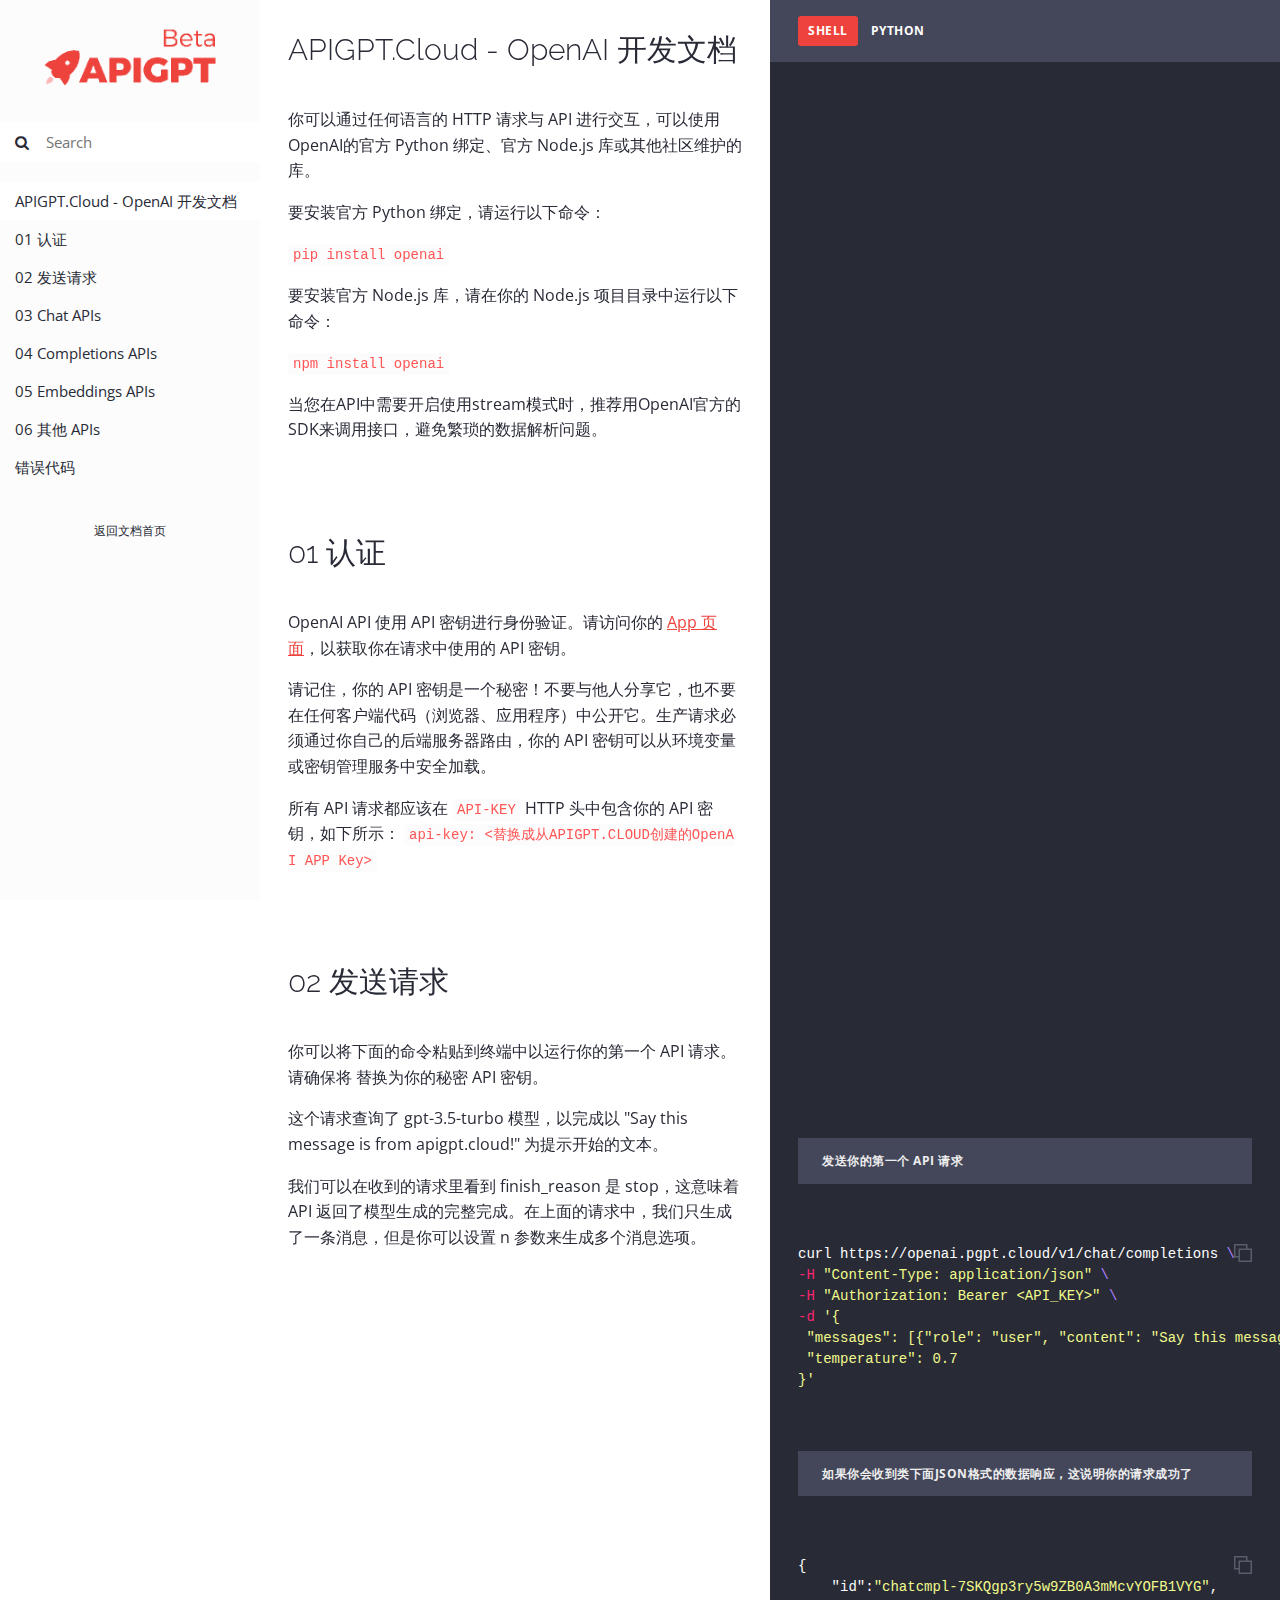
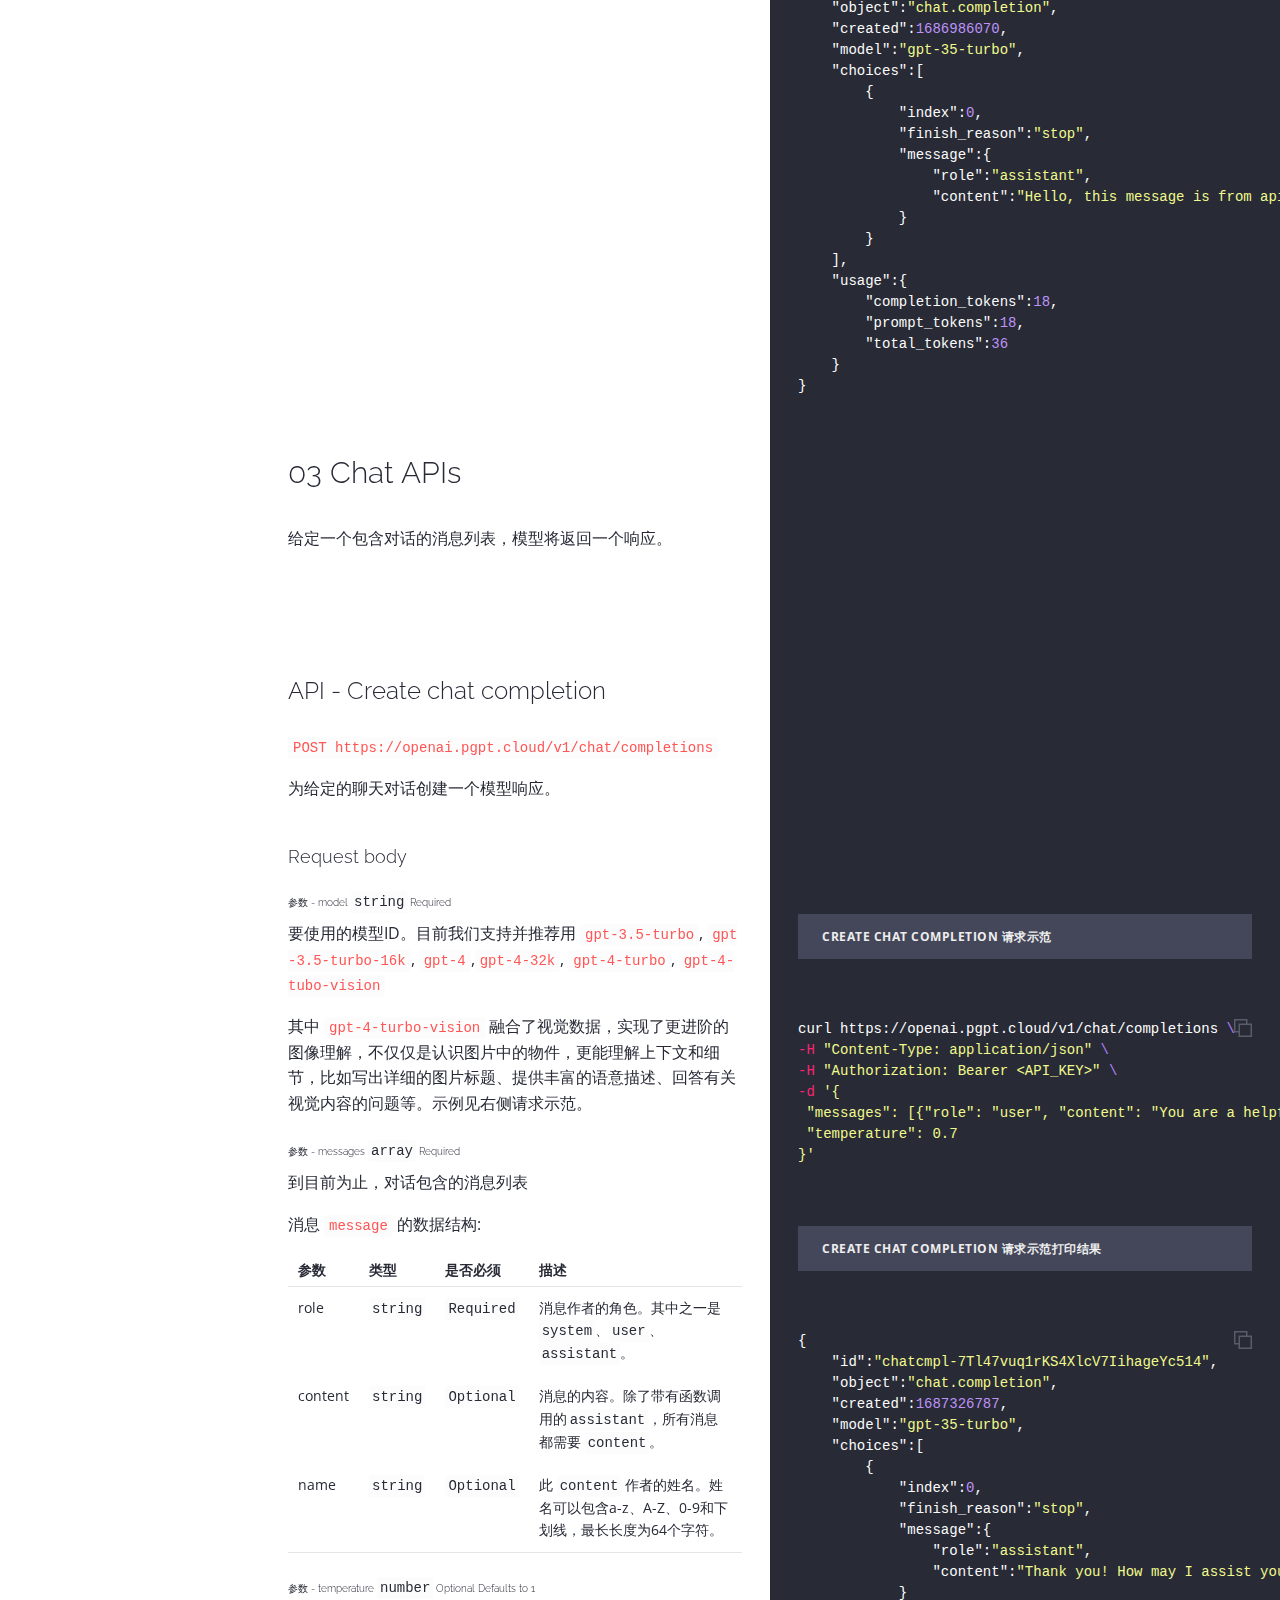
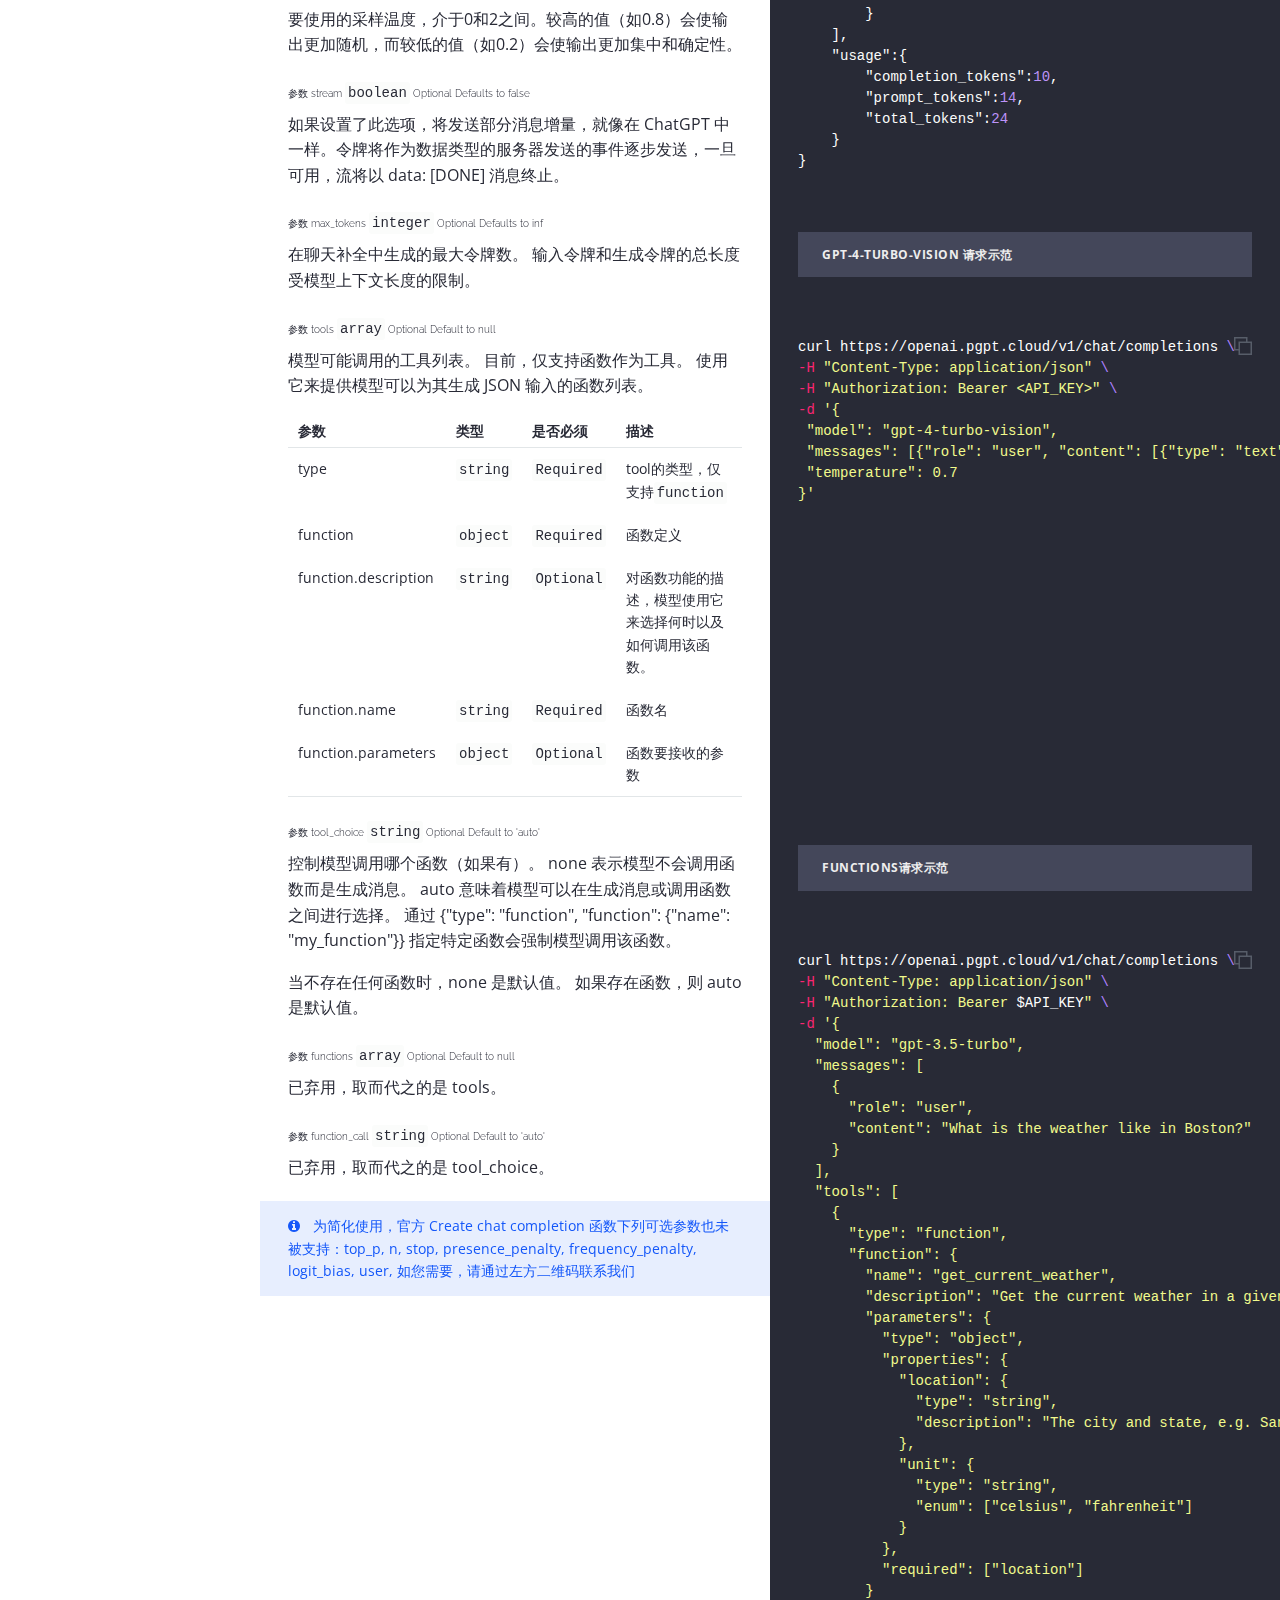
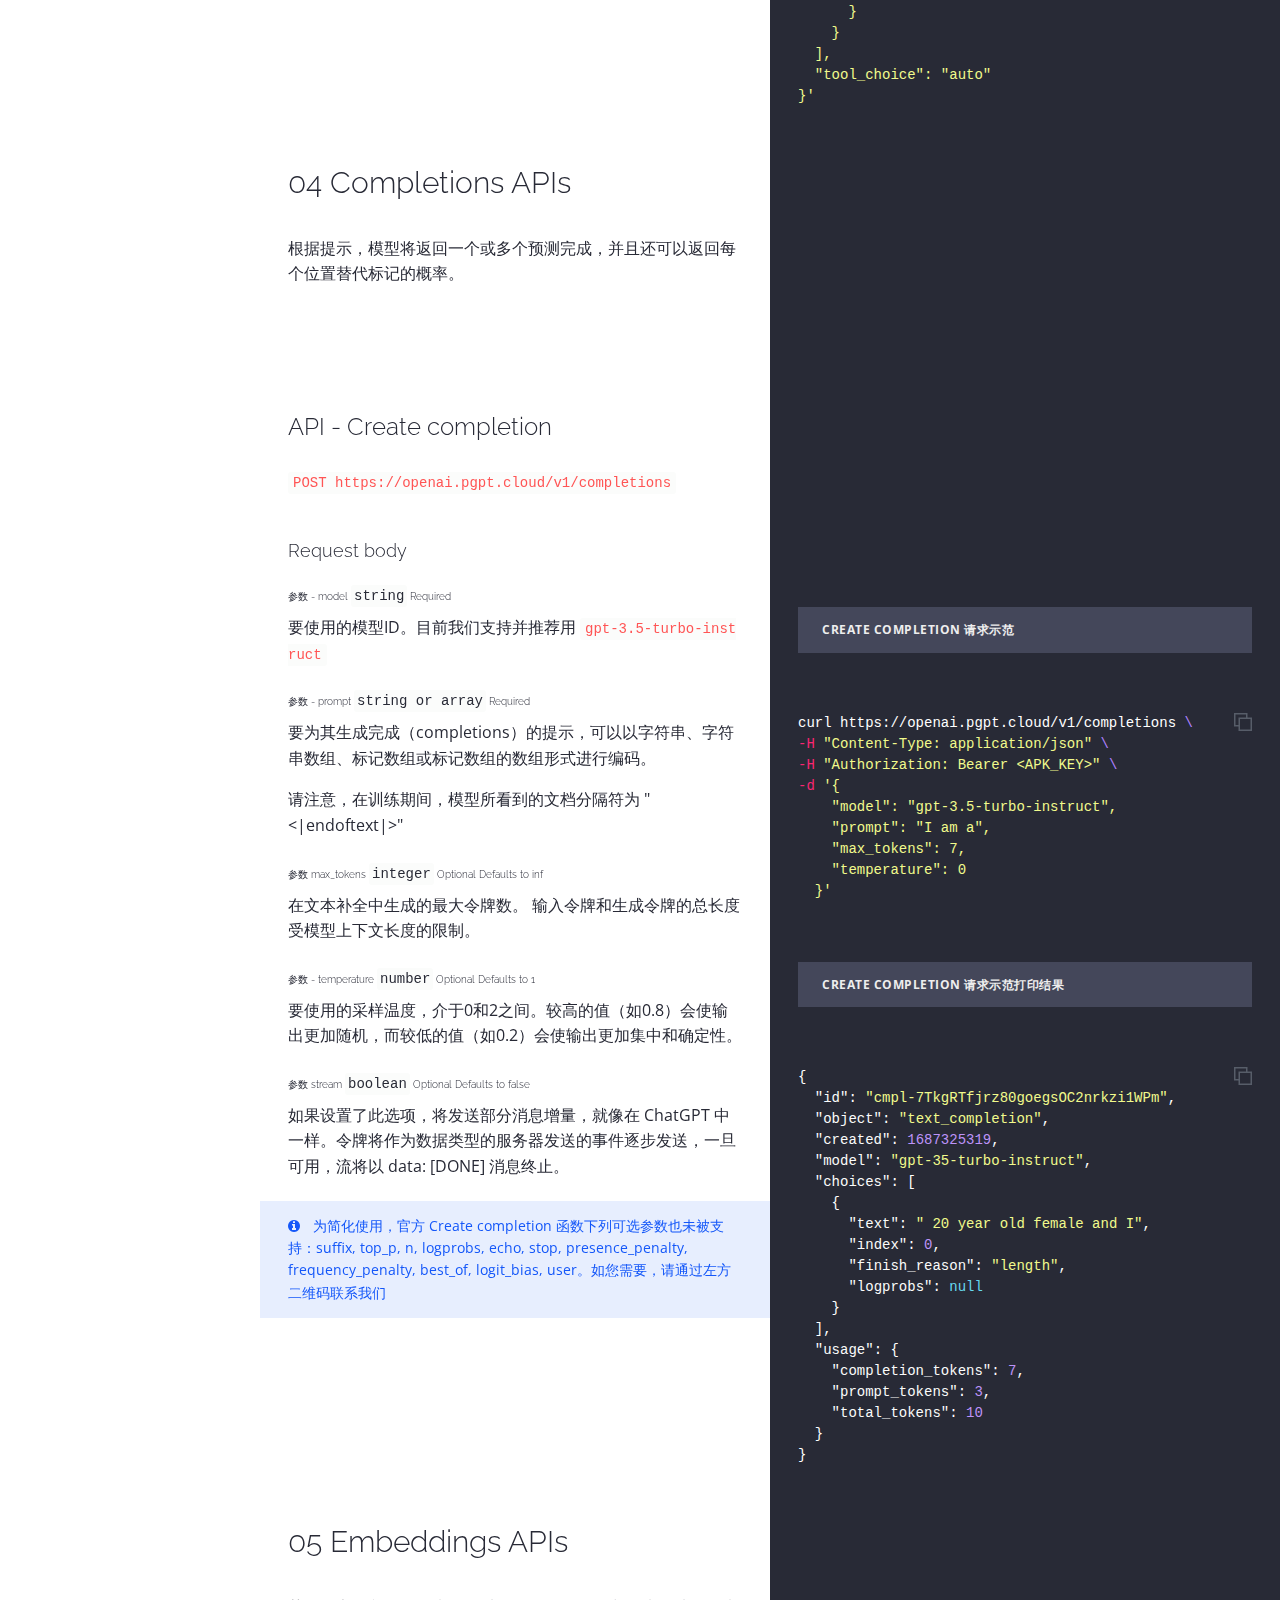
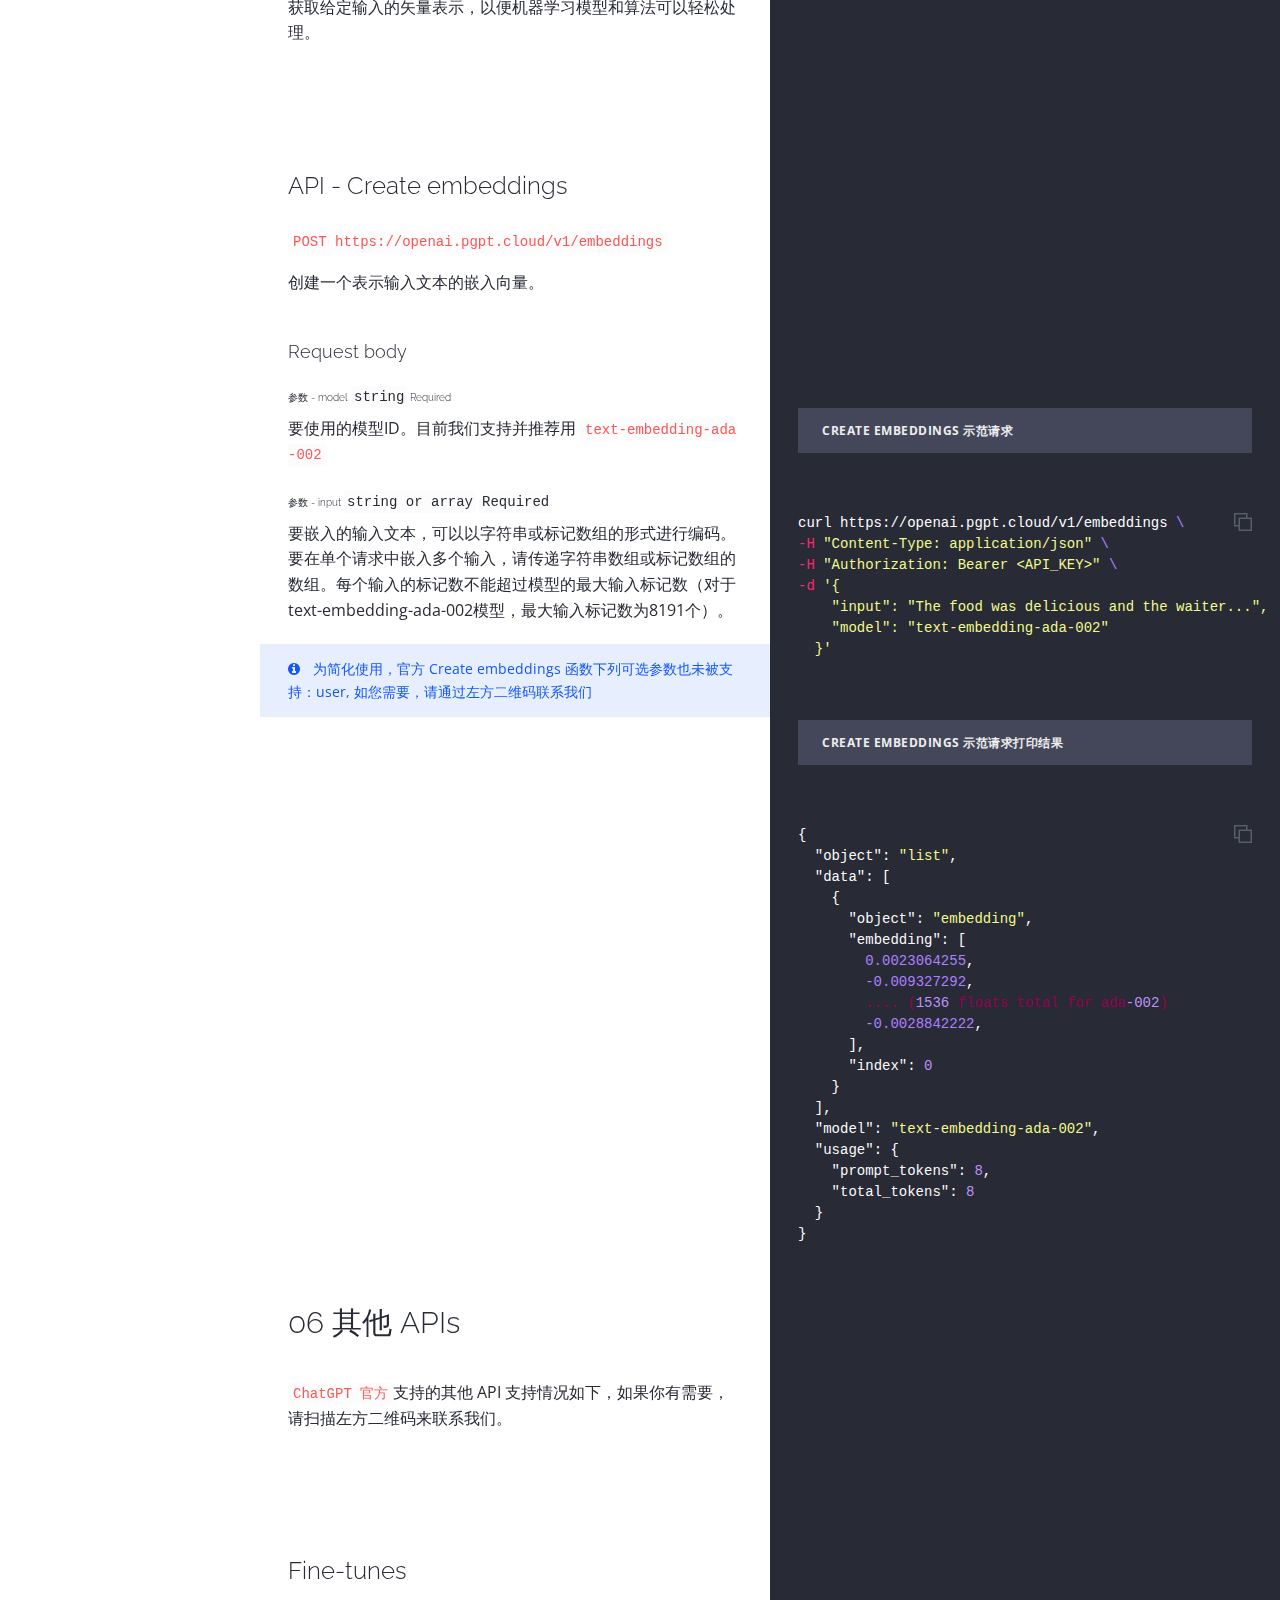
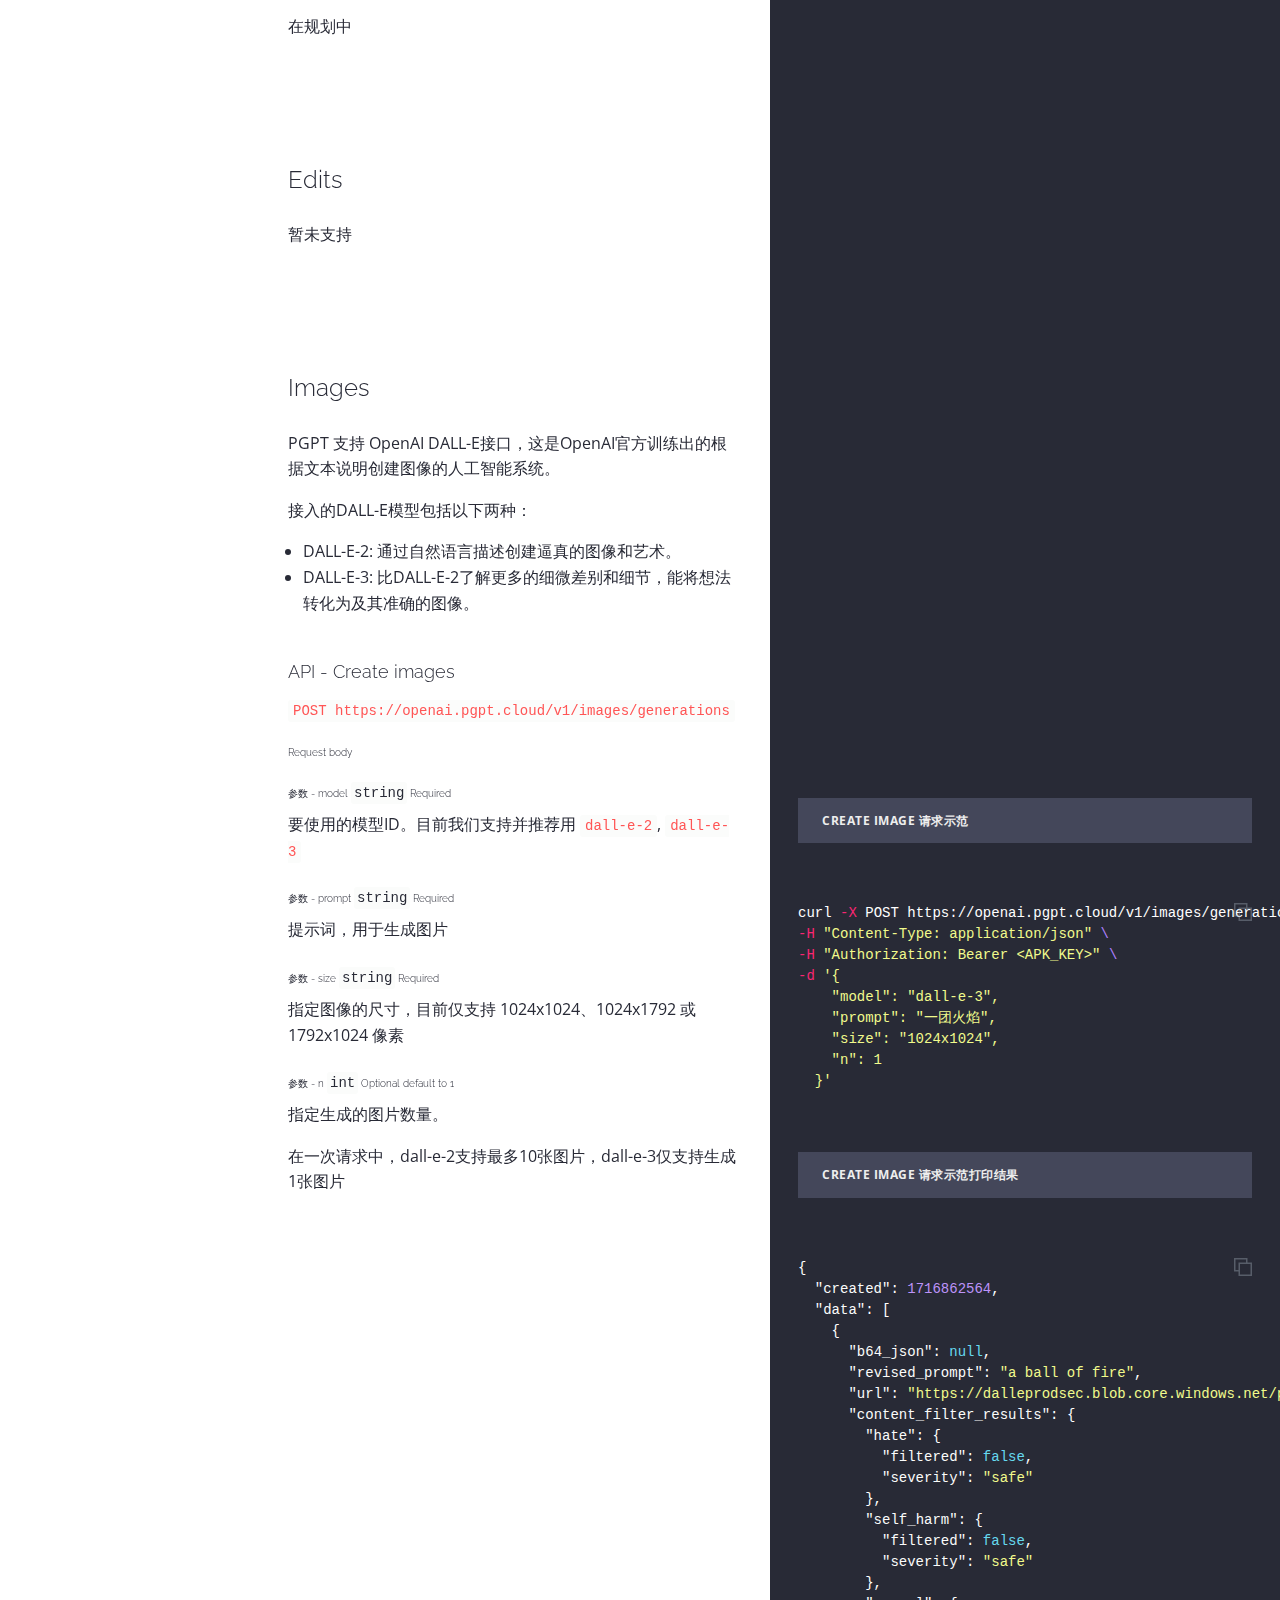
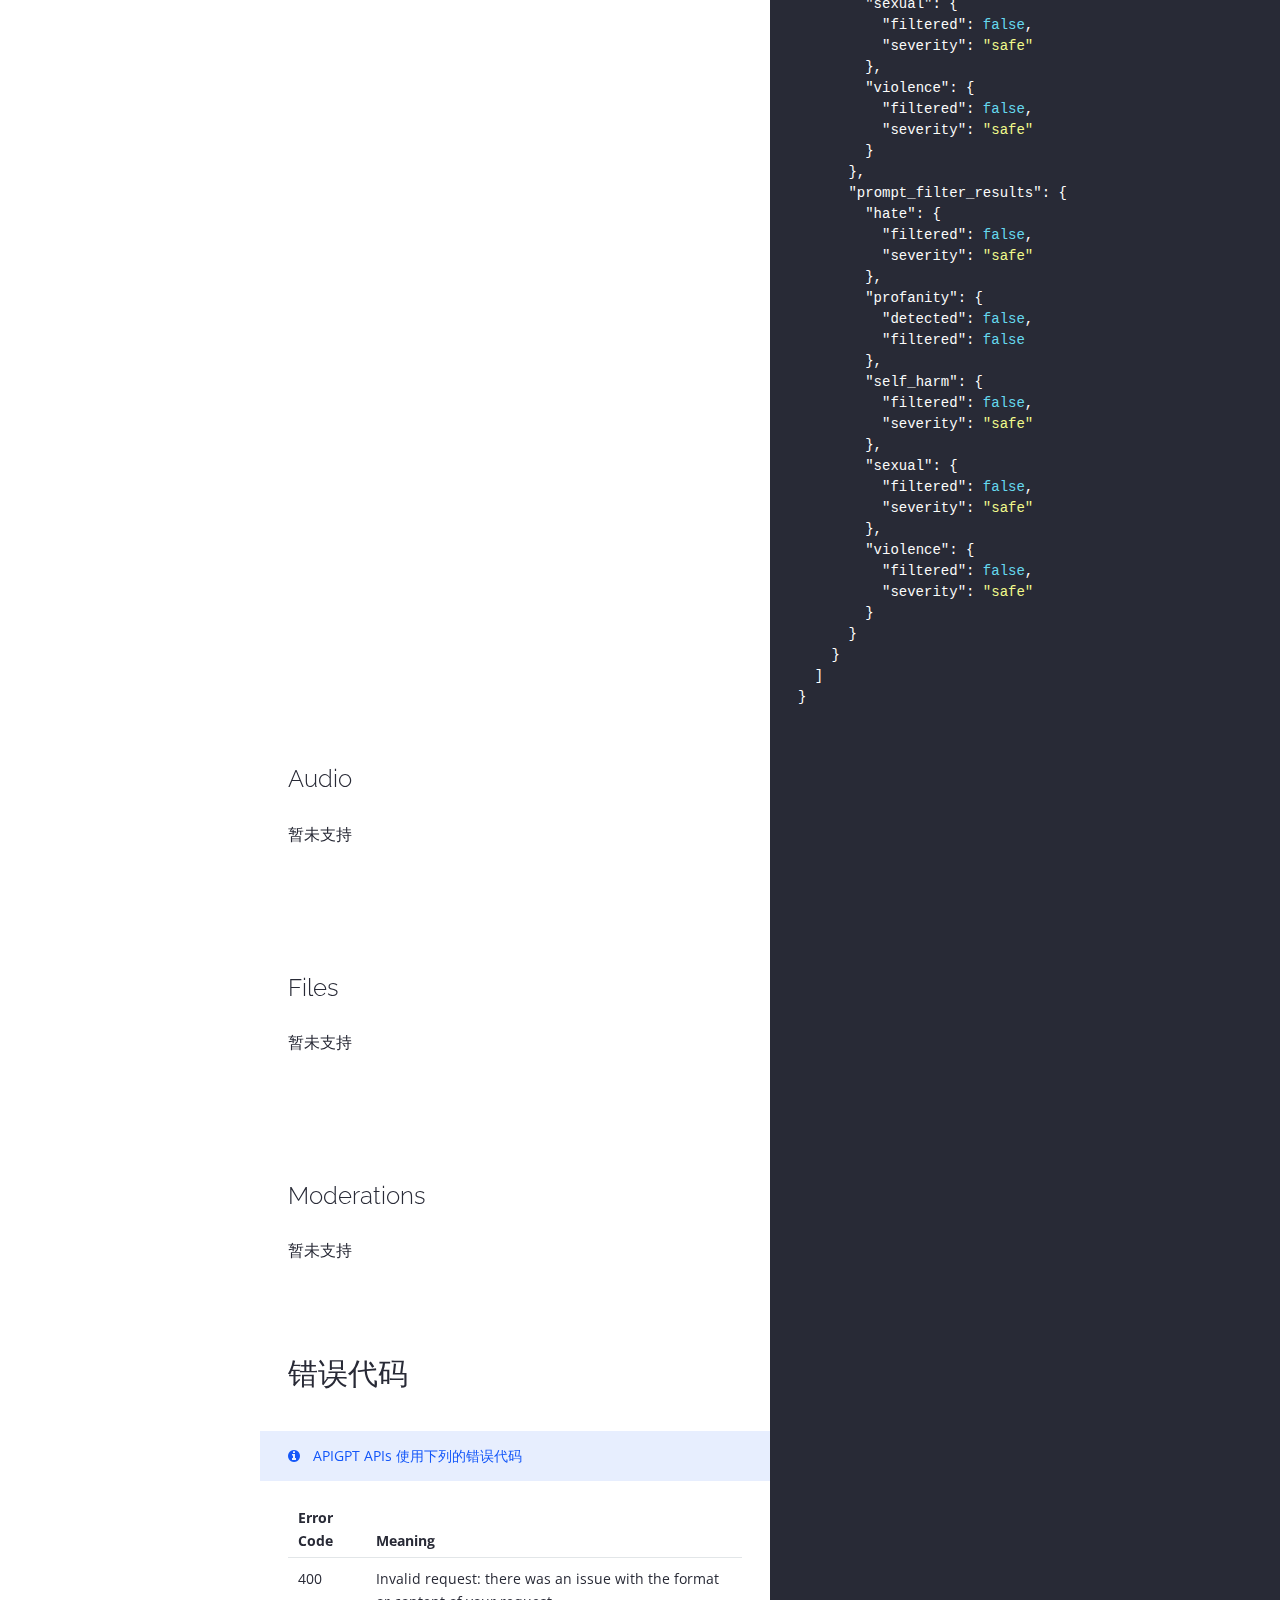
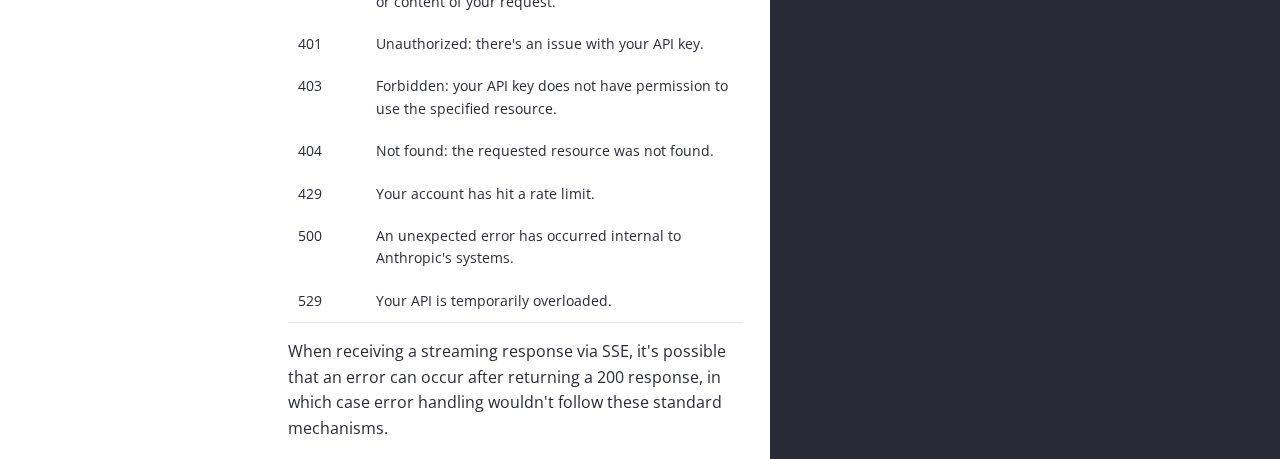
<file: docs/openai.html>
<!doctype html>
<html>
  <head>
    <meta charset="utf-8">
    <meta content="IE=edge,chrome=1" http-equiv="X-UA-Compatible">
    <meta name="viewport" content="width=device-width, initial-scale=1, maximum-scale=1">
        <meta
            name="description"
            content="Documentation for APIGPT.CLOUD OpenAI API"
        >
    <title>APIGPT.CLOUD - OpenAI 开发文档</title>

    <style media="screen">
      .highlight table td { padding: 5px; }
.highlight table pre { margin: 0; }
.highlight .gh {
  color: #999999;
}
.highlight .sr {
  color: #f6aa11;
}
.highlight .go {
  color: #888888;
}
.highlight .gp {
  color: #555555;
}
.highlight .gs {
}
.highlight .gu {
  color: #aaaaaa;
}
.highlight .nb {
  color: #f6aa11;
}
.highlight .cm {
  color: #75715e;
}
.highlight .cp {
  color: #75715e;
}
.highlight .c1 {
  color: #75715e;
}
.highlight .cs {
  color: #75715e;
}
.highlight .c, .highlight .ch, .highlight .cd, .highlight .cpf {
  color: #75715e;
}
.highlight .err {
  color: #960050;
}
.highlight .gr {
  color: #960050;
}
.highlight .gt {
  color: #960050;
}
.highlight .gd {
  color: #49483e;
}
.highlight .gi {
  color: #49483e;
}
.highlight .ge {
  color: #49483e;
}
.highlight .kc {
  color: #66d9ef;
}
.highlight .kd {
  color: #66d9ef;
}
.highlight .kr {
  color: #66d9ef;
}
.highlight .no {
  color: #66d9ef;
}
.highlight .kt {
  color: #66d9ef;
}
.highlight .mf {
  color: #ae81ff;
}
.highlight .mh {
  color: #ae81ff;
}
.highlight .il {
  color: #ae81ff;
}
.highlight .mi {
  color: #ae81ff;
}
.highlight .mo {
  color: #ae81ff;
}
.highlight .m, .highlight .mb, .highlight .mx {
  color: #ae81ff;
}
.highlight .sc {
  color: #ae81ff;
}
.highlight .se {
  color: #ae81ff;
}
.highlight .ss {
  color: #ae81ff;
}
.highlight .sd {
  color: #e6db74;
}
.highlight .s2 {
  color: #e6db74;
}
.highlight .sb {
  color: #e6db74;
}
.highlight .sh {
  color: #e6db74;
}
.highlight .si {
  color: #e6db74;
}
.highlight .sx {
  color: #e6db74;
}
.highlight .s1 {
  color: #e6db74;
}
.highlight .s, .highlight .sa, .highlight .dl {
  color: #e6db74;
}
.highlight .na {
  color: #a6e22e;
}
.highlight .nc {
  color: #a6e22e;
}
.highlight .nd {
  color: #a6e22e;
}
.highlight .ne {
  color: #a6e22e;
}
.highlight .nf, .highlight .fm {
  color: #a6e22e;
}
.highlight .vc {
  color: #ffffff;
}
.highlight .nn {
  color: #ffffff;
}
.highlight .ni {
  color: #ffffff;
}
.highlight .bp {
  color: #ffffff;
}
.highlight .vg {
  color: #ffffff;
}
.highlight .vi {
  color: #ffffff;
}
.highlight .nv, .highlight .vm {
  color: #ffffff;
}
.highlight .w {
  color: #ffffff;
}
.highlight {
  color: #ffffff;
}
.highlight .n, .highlight .py, .highlight .nx {
  color: #ffffff;
}
.highlight .nl {
  color: #f92672;
}
.highlight .ow {
  color: #f92672;
}
.highlight .nt {
  color: #f92672;
}
.highlight .k, .highlight .kv {
  color: #f92672;
}
.highlight .kn {
  color: #f92672;
}
.highlight .kp {
  color: #f92672;
}
.highlight .o {
  color: #f92672;
}
    </style>
    <style media="print">
      * {
        -webkit-transition:none!important;
        transition:none!important;
      }
      .highlight table td { padding: 5px; }
.highlight table pre { margin: 0; }
.highlight, .highlight .w {
  color: #586e75;
}
.highlight .err {
  color: #002b36;
  background-color: #dc322f;
}
.highlight .c, .highlight .ch, .highlight .cd, .highlight .cm, .highlight .cpf, .highlight .c1, .highlight .cs {
  color: #657b83;
}
.highlight .cp {
  color: #b58900;
}
.highlight .nt {
  color: #b58900;
}
.highlight .o, .highlight .ow {
  color: #93a1a1;
}
.highlight .p, .highlight .pi {
  color: #93a1a1;
}
.highlight .gi {
  color: #859900;
}
.highlight .gd {
  color: #dc322f;
}
.highlight .gh {
  color: #268bd2;
  background-color: #002b36;
  font-weight: bold;
}
.highlight .k, .highlight .kn, .highlight .kp, .highlight .kr, .highlight .kv {
  color: #6c71c4;
}
.highlight .kc {
  color: #cb4b16;
}
.highlight .kt {
  color: #cb4b16;
}
.highlight .kd {
  color: #cb4b16;
}
.highlight .s, .highlight .sb, .highlight .sc, .highlight .dl, .highlight .sd, .highlight .s2, .highlight .sh, .highlight .sx, .highlight .s1 {
  color: #859900;
}
.highlight .sa {
  color: #6c71c4;
}
.highlight .sr {
  color: #2aa198;
}
.highlight .si {
  color: #d33682;
}
.highlight .se {
  color: #d33682;
}
.highlight .nn {
  color: #b58900;
}
.highlight .nc {
  color: #b58900;
}
.highlight .no {
  color: #b58900;
}
.highlight .na {
  color: #268bd2;
}
.highlight .m, .highlight .mb, .highlight .mf, .highlight .mh, .highlight .mi, .highlight .il, .highlight .mo, .highlight .mx {
  color: #859900;
}
.highlight .ss {
  color: #859900;
}
    </style>
    <link href="stylesheets/screen-bbbf83f5.css" rel="stylesheet" media="screen" />
    <link href="stylesheets/print-88f539c5.css" rel="stylesheet" media="print" />
      <script src="javascripts/all-b12a2749.js"></script>

    <script>
      $(function() { setupCodeCopy(); });
    </script>
  </head>

  <body class="openai" data-languages="[&quot;shell&quot;,&quot;python&quot;]">
    <a href="#" id="nav-button">
      <span>
        NAV
        <img src="images/navbar-cad8cdcb.png" alt="" />
      </span>
    </a>
    <div class="toc-wrapper">
      <img src="images/logo-b7be038d.png" class="logo" alt="" />
        <div class="lang-selector">
              <a href="#" data-language-name="shell">shell</a>
              <a href="#" data-language-name="python">python</a>
        </div>
        <div class="search">
          <input type="text" class="search" id="input-search" placeholder="Search">
        </div>
        <ul class="search-results"></ul>
      <ul id="toc" class="toc-list-h1">
          <li>
            <a href="#apigpt-cloud-openai" class="toc-h1 toc-link" data-title="APIGPT.Cloud - OpenAI 开发文档">APIGPT.Cloud - OpenAI 开发文档</a>
          </li>
          <li>
            <a href="#01" class="toc-h1 toc-link" data-title="01 认证">01 认证</a>
          </li>
          <li>
            <a href="#02" class="toc-h1 toc-link" data-title="02 发送请求">02 发送请求</a>
          </li>
          <li>
            <a href="#03-chat-apis" class="toc-h1 toc-link" data-title="03 Chat APIs">03 Chat APIs</a>
              <ul class="toc-list-h2">
                  <li>
                    <a href="#api-create-chat-completion" class="toc-h2 toc-link" data-title="API - Create chat completion">API - Create chat completion</a>
                  </li>
              </ul>
          </li>
          <li>
            <a href="#04-completions-apis" class="toc-h1 toc-link" data-title="04 Completions APIs">04 Completions APIs</a>
              <ul class="toc-list-h2">
                  <li>
                    <a href="#api-create-completion" class="toc-h2 toc-link" data-title="API - Create completion">API - Create completion</a>
                  </li>
              </ul>
          </li>
          <li>
            <a href="#05-embeddings-apis" class="toc-h1 toc-link" data-title="05 Embeddings APIs">05 Embeddings APIs</a>
              <ul class="toc-list-h2">
                  <li>
                    <a href="#api-create-embeddings" class="toc-h2 toc-link" data-title="API - Create embeddings">API - Create embeddings</a>
                  </li>
              </ul>
          </li>
          <li>
            <a href="#06-apis" class="toc-h1 toc-link" data-title="06 其他 APIs">06 其他 APIs</a>
              <ul class="toc-list-h2">
                  <li>
                    <a href="#fine-tunes" class="toc-h2 toc-link" data-title="Fine-tunes">Fine-tunes</a>
                  </li>
                  <li>
                    <a href="#edits" class="toc-h2 toc-link" data-title="Edits">Edits</a>
                  </li>
                  <li>
                    <a href="#images" class="toc-h2 toc-link" data-title="Images">Images</a>
                  </li>
                  <li>
                    <a href="#audio" class="toc-h2 toc-link" data-title="Audio">Audio</a>
                  </li>
                  <li>
                    <a href="#files" class="toc-h2 toc-link" data-title="Files">Files</a>
                  </li>
                  <li>
                    <a href="#moderations" class="toc-h2 toc-link" data-title="Moderations">Moderations</a>
                  </li>
              </ul>
          </li>
          <li>
            <a href="#cf68bca02a" class="toc-h1 toc-link" data-title="错误代码">错误代码</a>
          </li>
      </ul>
        <ul class="toc-footer">
            <li><center><a href='index.html'>返回文档首页</a></center></li>
        </ul>

      <div style="padding:60px">

      <!--<img src="images/qrcode_for_apigpt-723fccb3.jpg" class="logo" alt="" />
      <p style="color:grey">扫描关注<br />生成式AI云公众号</p>

      <img src="images/apigpt-contact-e412e752.png" class="logo" alt="" />
      <p style="color:grey">扫描加入<br />生成式AI用户群</p>-->
      </div>

    </div>
    <div class="page-wrapper">
      <div class="dark-box"></div>
      <div class="content">
        <h1 id='apigpt-cloud-openai'>APIGPT.Cloud - OpenAI 开发文档</h1>
<p>你可以通过任何语言的 HTTP 请求与 API 进行交互，可以使用OpenAI的官方 Python 绑定、官方 Node.js 库或其他社区维护的库。</p>

<p>要安装官方 Python 绑定，请运行以下命令：</p>

<p><code>pip install openai</code></p>

<p>要安装官方 Node.js 库，请在你的 Node.js 项目目录中运行以下命令：</p>

<p><code>npm install openai</code></p>

<p>当您在API中需要开启使用stream模式时，推荐用OpenAI官方的SDK来调用接口，避免繁琐的数据解析问题。</p>
<h1 id='01'>01 认证</h1>
<p>OpenAI API 使用 API 密钥进行身份验证。请访问你的 <a href=''>App 页面</a>，以获取你在请求中使用的 API 密钥。</p>

<p>请记住，你的 API 密钥是一个秘密！不要与他人分享它，也不要在任何客户端代码（浏览器、应用程序）中公开它。生产请求必须通过你自己的后端服务器路由，你的 API 密钥可以从环境变量或密钥管理服务中安全加载。</p>

<p>所有 API 请求都应该在 <code>API-KEY</code> HTTP 头中包含你的 API 密钥，如下所示：
<code>api-key: &lt;替换成从APIGPT.CLOUD创建的OpenAI APP Key&gt;</code></p>
<h1 id='02'>02 发送请求</h1>
<p>你可以将下面的命令粘贴到终端中以运行你的第一个 API 请求。请确保将 <API_KEY> 替换为你的秘密 API 密钥。</p>

<blockquote>
<p>发送你的第一个 API 请求</p>
</blockquote>
<div class="highlight"><pre class="highlight shell tab-shell"><code>curl https://openai.pgpt.cloud/v1/chat/completions <span class="se">\</span>
<span class="nt">-H</span> <span class="s2">"Content-Type: application/json"</span> <span class="se">\</span>
<span class="nt">-H</span> <span class="s2">"Authorization: Bearer &lt;API_KEY&gt;"</span> <span class="se">\</span>
<span class="nt">-d</span> <span class="s1">'{
 "messages": [{"role": "user", "content": "Say this message is from apigpt.cloud!"}],
 "temperature": 0.7
}'</span>
</code></pre></div><div class="highlight"><pre class="highlight python tab-python"><code><span class="c1">#你也可以用Python代码来发送第一个 API 请求
</span><span class="kn">import</span> <span class="nn">openai</span>
<span class="n">openai</span><span class="p">.</span><span class="n">api_key</span> <span class="o">=</span> <span class="s">'&lt;API_KEY&gt;'</span>
<span class="n">openai</span><span class="p">.</span><span class="n">api_base</span> <span class="o">=</span> <span class="s">'https://openai.pgpt.cloud/v1'</span>
<span class="n">res</span> <span class="o">=</span> <span class="n">openai</span><span class="p">.</span><span class="n">ChatCompletion</span><span class="p">.</span><span class="n">create</span><span class="p">(</span>
    <span class="n">model</span><span class="o">=</span><span class="s">"gpt-3.5-turbo"</span><span class="p">,</span>
    <span class="n">messages</span><span class="o">=</span><span class="p">[{</span><span class="s">"role"</span><span class="p">:</span> <span class="s">"user"</span><span class="p">,</span> <span class="s">"content"</span><span class="p">:</span> <span class="s">"Hello world"</span><span class="p">}],</span>
    <span class="n">temperature</span><span class="o">=</span><span class="mi">1</span><span class="p">,</span>
    <span class="n">max_tokens</span><span class="o">=</span><span class="mi">1000</span><span class="p">,</span>
<span class="p">)</span>
<span class="k">print</span><span class="p">(</span><span class="n">res</span><span class="p">)</span>
</code></pre></div>
<p>这个请求查询了 gpt-3.5-turbo 模型，以完成以 &quot;Say this message is from apigpt.cloud!&quot; 为提示开始的文本。</p>

<blockquote>
<p>如果你会收到类下面JSON格式的数据响应，这说明你的请求成功了</p>
</blockquote>
<div class="highlight"><pre class="highlight json tab-json"><code><span class="p">{</span><span class="w">
    </span><span class="nl">"id"</span><span class="p">:</span><span class="s2">"chatcmpl-7SKQgp3ry5w9ZB0A3mMcvYOFB1VYG"</span><span class="p">,</span><span class="w">
    </span><span class="nl">"object"</span><span class="p">:</span><span class="s2">"chat.completion"</span><span class="p">,</span><span class="w">
    </span><span class="nl">"created"</span><span class="p">:</span><span class="mi">1686986070</span><span class="p">,</span><span class="w">
    </span><span class="nl">"model"</span><span class="p">:</span><span class="s2">"gpt-35-turbo"</span><span class="p">,</span><span class="w">
    </span><span class="nl">"choices"</span><span class="p">:[</span><span class="w">
        </span><span class="p">{</span><span class="w">
            </span><span class="nl">"index"</span><span class="p">:</span><span class="mi">0</span><span class="p">,</span><span class="w">
            </span><span class="nl">"finish_reason"</span><span class="p">:</span><span class="s2">"stop"</span><span class="p">,</span><span class="w">
            </span><span class="nl">"message"</span><span class="p">:{</span><span class="w">
                </span><span class="nl">"role"</span><span class="p">:</span><span class="s2">"assistant"</span><span class="p">,</span><span class="w">
                </span><span class="nl">"content"</span><span class="p">:</span><span class="s2">"Hello, this message is from apigpt.cloud! How may I assist you today?"</span><span class="w">
            </span><span class="p">}</span><span class="w">
        </span><span class="p">}</span><span class="w">
    </span><span class="p">],</span><span class="w">
    </span><span class="nl">"usage"</span><span class="p">:{</span><span class="w">
        </span><span class="nl">"completion_tokens"</span><span class="p">:</span><span class="mi">18</span><span class="p">,</span><span class="w">
        </span><span class="nl">"prompt_tokens"</span><span class="p">:</span><span class="mi">18</span><span class="p">,</span><span class="w">
        </span><span class="nl">"total_tokens"</span><span class="p">:</span><span class="mi">36</span><span class="w">
    </span><span class="p">}</span><span class="w">
</span><span class="p">}</span><span class="w">
</span></code></pre></div>
<p>我们可以在收到的请求里看到 finish_reason 是 stop，这意味着 API 返回了模型生成的完整完成。在上面的请求中，我们只生成了一条消息，但是你可以设置 n 参数来生成多个消息选项。</p>
<h1 id='03-chat-apis'>03 Chat APIs</h1>
<p>给定一个包含对话的消息列表，模型将返回一个响应。</p>
<h2 id='api-create-chat-completion'>API - Create chat completion</h2>
<p><code>POST https://openai.pgpt.cloud/v1/chat/completions</code></p>

<p>为给定的聊天对话创建一个模型响应。</p>
<h3 id='request-body'>Request body</h3>
<blockquote>
<p>Create chat completion 请求示范</p>
</blockquote>
<div class="highlight"><pre class="highlight python tab-python"><code><span class="kn">import</span> <span class="nn">openai</span>
<span class="n">openai</span><span class="p">.</span><span class="n">api_key</span> <span class="o">=</span> <span class="s">"&lt;API_KEY&gt;"</span>
<span class="n">openai</span><span class="p">.</span><span class="n">api_base</span> <span class="o">=</span> <span class="s">'https://openai.pgpt.cloud/v1'</span>
<span class="n">res</span> <span class="o">=</span> <span class="n">openai</span><span class="p">.</span><span class="n">ChatCompletion</span><span class="p">.</span><span class="n">create</span><span class="p">(</span>
  <span class="n">model</span><span class="o">=</span><span class="s">"gpt-3.5-turbo"</span><span class="p">,</span>
  <span class="n">messages</span><span class="o">=</span><span class="p">[</span>
    <span class="p">{</span><span class="s">"role"</span><span class="p">:</span> <span class="s">"system"</span><span class="p">,</span> <span class="s">"content"</span><span class="p">:</span> <span class="s">"You are a helpful assistant."</span><span class="p">},</span>
    <span class="p">{</span><span class="s">"role"</span><span class="p">:</span> <span class="s">"user"</span><span class="p">,</span> <span class="s">"content"</span><span class="p">:</span> <span class="s">"Hello!"</span><span class="p">}</span>
  <span class="p">]</span>
<span class="p">)</span>
<span class="k">print</span><span class="p">(</span><span class="n">res</span><span class="p">)</span>
</code></pre></div><div class="highlight"><pre class="highlight shell tab-shell"><code>curl https://openai.pgpt.cloud/v1/chat/completions <span class="se">\</span>
<span class="nt">-H</span> <span class="s2">"Content-Type: application/json"</span> <span class="se">\</span>
<span class="nt">-H</span> <span class="s2">"Authorization: Bearer &lt;API_KEY&gt;"</span> <span class="se">\</span>
<span class="nt">-d</span> <span class="s1">'{
 "messages": [{"role": "user", "content": "You are a helpful assistant."}],
 "temperature": 0.7
}'</span>
</code></pre></div>
<blockquote>
<p>Create chat completion 请求示范打印结果</p>
</blockquote>
<div class="highlight"><pre class="highlight json tab-json"><code><span class="p">{</span><span class="w">
    </span><span class="nl">"id"</span><span class="p">:</span><span class="s2">"chatcmpl-7Tl47vuq1rKS4XlcV7IihageYc514"</span><span class="p">,</span><span class="w">
    </span><span class="nl">"object"</span><span class="p">:</span><span class="s2">"chat.completion"</span><span class="p">,</span><span class="w">
    </span><span class="nl">"created"</span><span class="p">:</span><span class="mi">1687326787</span><span class="p">,</span><span class="w">
    </span><span class="nl">"model"</span><span class="p">:</span><span class="s2">"gpt-35-turbo"</span><span class="p">,</span><span class="w">
    </span><span class="nl">"choices"</span><span class="p">:[</span><span class="w">
        </span><span class="p">{</span><span class="w">
            </span><span class="nl">"index"</span><span class="p">:</span><span class="mi">0</span><span class="p">,</span><span class="w">
            </span><span class="nl">"finish_reason"</span><span class="p">:</span><span class="s2">"stop"</span><span class="p">,</span><span class="w">
            </span><span class="nl">"message"</span><span class="p">:{</span><span class="w">
                </span><span class="nl">"role"</span><span class="p">:</span><span class="s2">"assistant"</span><span class="p">,</span><span class="w">
                </span><span class="nl">"content"</span><span class="p">:</span><span class="s2">"Thank you! How may I assist you today?"</span><span class="w">
            </span><span class="p">}</span><span class="w">
        </span><span class="p">}</span><span class="w">
    </span><span class="p">],</span><span class="w">
    </span><span class="nl">"usage"</span><span class="p">:{</span><span class="w">
        </span><span class="nl">"completion_tokens"</span><span class="p">:</span><span class="mi">10</span><span class="p">,</span><span class="w">
        </span><span class="nl">"prompt_tokens"</span><span class="p">:</span><span class="mi">14</span><span class="p">,</span><span class="w">
        </span><span class="nl">"total_tokens"</span><span class="p">:</span><span class="mi">24</span><span class="w">
    </span><span class="p">}</span><span class="w">
</span><span class="p">}</span><span class="w">
</span></code></pre></div><h4 id='model-string-required'>参数 - model <code>string</code> Required</h4>
<p>要使用的模型ID。目前我们支持并推荐用 <code>gpt-3.5-turbo</code>, <code>gpt-3.5-turbo-16k</code>, <code>gpt-4</code>,<code>gpt-4-32k</code>, <code>gpt-4-turbo</code>, <code>gpt-4-tubo-vision</code></p>

<p>其中 <code>gpt-4-turbo-vision</code> 融合了视觉数据，实现了更进阶的图像理解，不仅仅是认识图片中的物件，更能理解上下文和细节，比如写出详细的图片标题、提供丰富的语意描述、回答有关视觉内容的问题等。示例见右侧请求示范。</p>

<blockquote>
<p>gpt-4-turbo-vision 请求示范</p>
</blockquote>
<div class="highlight"><pre class="highlight python tab-python"><code><span class="kn">from</span> <span class="nn">openai</span> <span class="kn">import</span> <span class="n">OpenAI</span>
<span class="kn">import</span> <span class="nn">os</span>

<span class="n">base_url</span> <span class="o">=</span> <span class="s">'https://openai.pgpt.cloud/v1'</span>
<span class="n">api_key</span> <span class="o">=</span> <span class="n">os</span><span class="p">.</span><span class="n">getenv</span><span class="p">(</span><span class="s">"API_KEY"</span><span class="p">)</span>

<span class="n">openai</span> <span class="o">=</span> <span class="n">OpenAI</span><span class="p">(</span><span class="n">api_key</span><span class="o">=</span><span class="n">api_key</span><span class="p">,</span> <span class="n">base_url</span><span class="o">=</span><span class="n">base_url</span><span class="p">)</span>

<span class="n">messages</span> <span class="o">=</span> <span class="p">[</span>
    <span class="p">{</span>
        <span class="s">"role"</span><span class="p">:</span> <span class="s">"user"</span><span class="p">,</span>
        <span class="s">"content"</span><span class="p">:</span> <span class="p">[</span>
            <span class="p">{</span><span class="s">"type"</span><span class="p">:</span> <span class="s">"text"</span><span class="p">,</span>
             <span class="s">"text"</span><span class="p">:</span>
                 <span class="s">"""
                 用关键词描述图片, 输出格式为：

                 第一张图片的关键词描述：...
                 ...
                 第N张图片的关键词描述：...
                 """</span>
             <span class="p">},</span>
            <span class="p">{</span><span class="s">"type"</span><span class="p">:</span> <span class="s">"image_url"</span><span class="p">,</span> <span class="s">"image_url"</span><span class="p">:</span> <span class="p">{</span><span class="s">"url"</span><span class="p">:</span> <span class="s">"https://dalleproduse.blob.core.windows.net/private/images/e9113ac5-1a91-467f-b751-7f9e746c5ae9/generated_00.png?se=2024-02-05T03%3A19%3A22Z&amp;sig=M5y1Npoovxvp1CQslKGnwrQ3Pk3IbY%2Biwjk9MD3Z%2Bfo%3D&amp;ske=2024-02-07T17%3A32%3A21Z&amp;skoid=09ba021e-c417-441c-b203-c81e5dcd7b7f&amp;sks=b&amp;skt=2024-01-31T17%3A32%3A21Z&amp;sktid=33e01921-4d64-4f8c-a055-5bdaffd5e33d&amp;skv=2020-10-02&amp;sp=r&amp;spr=https&amp;sr=b&amp;sv=2020-10-02"</span><span class="p">}},</span>
            <span class="c1"># *image_urls
</span>        <span class="p">],</span>
    <span class="p">}</span>
<span class="p">]</span>

<span class="n">response</span> <span class="o">=</span> <span class="n">openai</span><span class="p">.</span><span class="n">chat</span><span class="p">.</span><span class="n">completions</span><span class="p">.</span><span class="n">create</span><span class="p">(</span>
    <span class="n">model</span><span class="o">=</span><span class="s">'gpt-4-turbo-vision'</span><span class="p">,</span>
    <span class="n">messages</span><span class="o">=</span><span class="n">messages</span><span class="p">,</span>
    <span class="n">max_tokens</span><span class="o">=</span><span class="mi">1000</span><span class="p">,</span>
    <span class="n">temperature</span><span class="o">=</span><span class="mi">0</span><span class="p">,</span>
    <span class="n">stream</span><span class="o">=</span><span class="bp">False</span>
<span class="p">)</span>

<span class="k">print</span><span class="p">(</span><span class="n">response</span><span class="p">)</span>
</code></pre></div><div class="highlight"><pre class="highlight shell tab-shell"><code>curl https://openai.pgpt.cloud/v1/chat/completions <span class="se">\</span>
<span class="nt">-H</span> <span class="s2">"Content-Type: application/json"</span> <span class="se">\</span>
<span class="nt">-H</span> <span class="s2">"Authorization: Bearer &lt;API_KEY&gt;"</span> <span class="se">\</span>
<span class="nt">-d</span> <span class="s1">'{
 "model": "gpt-4-turbo-vision",
 "messages": [{"role": "user", "content": [{"type": "text", "text": "用关键词描述图片"}, {"type": "image_url", "image_url": {"url": "https://dalleproduse.blob.core.windows.net/private/images/e9113ac5-1a91-467f-b751-7f9e746c5ae9/generated_00.png?se=2024-02-05T03%3A19%3A22Z&amp;sig=M5y1Npoovxvp1CQslKGnwrQ3Pk3IbY%2Biwjk9MD3Z%2Bfo%3D&amp;ske=2024-02-07T17%3A32%3A21Z&amp;skoid=09ba021e-c417-441c-b203-c81e5dcd7b7f&amp;sks=b&amp;skt=2024-01-31T17%3A32%3A21Z&amp;sktid=33e01921-4d64-4f8c-a055-5bdaffd5e33d&amp;skv=2020-10-02&amp;sp=r&amp;spr=https&amp;sr=b&amp;sv=2020-10-02"}}]}],
 "temperature": 0.7
}'</span>
</code></pre></div><h4 id='messages-array-required'>参数 - messages <code>array</code> Required</h4>
<p>到目前为止，对话包含的消息列表</p>

<p>消息 <code>message</code> 的数据结构:</p>

<table><thead>
<tr>
<th>参数</th>
<th>类型</th>
<th>是否必须</th>
<th>描述</th>
</tr>
</thead><tbody>
<tr>
<td>role</td>
<td><code>string</code></td>
<td><code>Required</code></td>
<td>消息作者的角色。其中之一是<code>system</code>、<code>user</code>、<code>assistant</code>。</td>
</tr>
<tr>
<td>content</td>
<td><code>string</code></td>
<td><code>Optional</code></td>
<td>消息的内容。除了带有函数调用的<code>assistant</code>，所有消息都需要 <code>content</code>。</td>
</tr>
<tr>
<td>name</td>
<td><code>string</code></td>
<td><code>Optional</code></td>
<td>此 <code>content</code> 作者的姓名。姓名可以包含a-z、A-Z、0-9和下划线，最长长度为64个字符。</td>
</tr>
</tbody></table>
<h4 id='temperature-number-optional-defaults-to-1'>参数 - temperature <code>number</code> Optional Defaults to 1</h4>
<p>要使用的采样温度，介于0和2之间。较高的值（如0.8）会使输出更加随机，而较低的值（如0.2）会使输出更加集中和确定性。</p>
<h4 id='stream-boolean-optional-defaults-to-false'>参数 stream <code>boolean</code> Optional Defaults to false</h4>
<p>如果设置了此选项，将发送部分消息增量，就像在 ChatGPT 中一样。令牌将作为数据类型的服务器发送的事件逐步发送，一旦可用，流将以 data: [DONE] 消息终止。</p>
<h4 id='max_tokens-integer-optional-defaults-to-inf'>参数 max_tokens <code>integer</code> Optional Defaults to inf</h4>
<p>在聊天补全中生成的最大令牌数。
输入令牌和生成令牌的总长度受模型上下文长度的限制。</p>
<h4 id='tools-array-optional-default-to-null'>参数 tools <code>array</code> Optional Default  to null</h4>
<p>模型可能调用的工具列表。 目前，仅支持函数作为工具。 使用它来提供模型可以为其生成 JSON 输入的函数列表。</p>

<table><thead>
<tr>
<th>参数</th>
<th>类型</th>
<th>是否必须</th>
<th>描述</th>
</tr>
</thead><tbody>
<tr>
<td>type</td>
<td><code>string</code></td>
<td><code>Required</code></td>
<td>tool的类型，仅支持<code>function</code></td>
</tr>
<tr>
<td>function</td>
<td><code>object</code></td>
<td><code>Required</code></td>
<td>函数定义</td>
</tr>
<tr>
<td>function.description</td>
<td><code>string</code></td>
<td><code>Optional</code></td>
<td>对函数功能的描述，模型使用它来选择何时以及如何调用该函数。</td>
</tr>
<tr>
<td>function.name</td>
<td><code>string</code></td>
<td><code>Required</code></td>
<td>函数名</td>
</tr>
<tr>
<td>function.parameters</td>
<td><code>object</code></td>
<td><code>Optional</code></td>
<td>函数要接收的参数</td>
</tr>
</tbody></table>

<blockquote>
<p>Functions请求示范</p>
</blockquote>
<div class="highlight"><pre class="highlight shell tab-shell"><code>curl https://openai.pgpt.cloud/v1/chat/completions <span class="se">\</span>
<span class="nt">-H</span> <span class="s2">"Content-Type: application/json"</span> <span class="se">\</span>
<span class="nt">-H</span> <span class="s2">"Authorization: Bearer </span><span class="nv">$API_KEY</span><span class="s2">"</span> <span class="se">\</span>
<span class="nt">-d</span> <span class="s1">'{
  "model": "gpt-3.5-turbo",
  "messages": [
    {
      "role": "user",
      "content": "What is the weather like in Boston?"
    }
  ],
  "tools": [
    {
      "type": "function",
      "function": {
        "name": "get_current_weather",
        "description": "Get the current weather in a given location",
        "parameters": {
          "type": "object",
          "properties": {
            "location": {
              "type": "string",
              "description": "The city and state, e.g. San Francisco, CA"
            },
            "unit": {
              "type": "string",
              "enum": ["celsius", "fahrenheit"]
            }
          },
          "required": ["location"]
        }
      }
    }
  ],
  "tool_choice": "auto"
}'</span>
</code></pre></div><div class="highlight"><pre class="highlight python tab-python"><code><span class="kn">from</span> <span class="nn">openai</span> <span class="kn">import</span> <span class="n">OpenAI</span>
<span class="n">base_url</span> <span class="o">=</span> <span class="s">'https://openai.pgpt.cloud/v1'</span>
<span class="n">api_key</span> <span class="o">=</span> <span class="n">os</span><span class="p">.</span><span class="n">getenv</span><span class="p">(</span><span class="s">"API_KEY"</span><span class="p">)</span>

<span class="n">client</span> <span class="o">=</span> <span class="n">OpenAI</span><span class="p">(</span><span class="n">api_key</span><span class="o">=</span><span class="n">api_key</span><span class="p">,</span> <span class="n">base_url</span><span class="o">=</span><span class="n">base_url</span><span class="p">)</span>

<span class="n">tools</span> <span class="o">=</span> <span class="p">[</span>
  <span class="p">{</span>
    <span class="s">"type"</span><span class="p">:</span> <span class="s">"function"</span><span class="p">,</span>
    <span class="s">"function"</span><span class="p">:</span> <span class="p">{</span>
      <span class="s">"name"</span><span class="p">:</span> <span class="s">"get_current_weather"</span><span class="p">,</span>
      <span class="s">"description"</span><span class="p">:</span> <span class="s">"Get the current weather in a given location"</span><span class="p">,</span>
      <span class="s">"parameters"</span><span class="p">:</span> <span class="p">{</span>
        <span class="s">"type"</span><span class="p">:</span> <span class="s">"object"</span><span class="p">,</span>
        <span class="s">"properties"</span><span class="p">:</span> <span class="p">{</span>
          <span class="s">"location"</span><span class="p">:</span> <span class="p">{</span>
            <span class="s">"type"</span><span class="p">:</span> <span class="s">"string"</span><span class="p">,</span>
            <span class="s">"description"</span><span class="p">:</span> <span class="s">"The city and state, e.g. San Francisco, CA"</span><span class="p">,</span>
          <span class="p">},</span>
          <span class="s">"unit"</span><span class="p">:</span> <span class="p">{</span><span class="s">"type"</span><span class="p">:</span> <span class="s">"string"</span><span class="p">,</span> <span class="s">"enum"</span><span class="p">:</span> <span class="p">[</span><span class="s">"celsius"</span><span class="p">,</span> <span class="s">"fahrenheit"</span><span class="p">]},</span>
        <span class="p">},</span>
        <span class="s">"required"</span><span class="p">:</span> <span class="p">[</span><span class="s">"location"</span><span class="p">],</span>
      <span class="p">},</span>
    <span class="p">}</span>
  <span class="p">}</span>
<span class="p">]</span>
<span class="n">messages</span> <span class="o">=</span> <span class="p">[{</span><span class="s">"role"</span><span class="p">:</span> <span class="s">"user"</span><span class="p">,</span> <span class="s">"content"</span><span class="p">:</span> <span class="s">"What's the weather like in Boston today?"</span><span class="p">}]</span>
<span class="n">completion</span> <span class="o">=</span> <span class="n">client</span><span class="p">.</span><span class="n">chat</span><span class="p">.</span><span class="n">completions</span><span class="p">.</span><span class="n">create</span><span class="p">(</span>
  <span class="n">model</span><span class="o">=</span><span class="s">"gpt-3.5-turbo"</span><span class="p">,</span>
  <span class="n">messages</span><span class="o">=</span><span class="n">messages</span><span class="p">,</span>
  <span class="n">tools</span><span class="o">=</span><span class="n">tools</span><span class="p">,</span>
  <span class="n">tool_choice</span><span class="o">=</span><span class="s">"auto"</span>
<span class="p">)</span>

<span class="k">print</span><span class="p">(</span><span class="n">completion</span><span class="p">)</span>
</code></pre></div><h4 id='tool_choice-string-optional-default-to-39-auto-39'>参数 tool_choice <code>string</code> Optional Default to &#39;auto&#39;</h4>
<p>控制模型调用哪个函数（如果有）。 none 表示模型不会调用函数而是生成消息。 auto 意味着模型可以在生成消息或调用函数之间进行选择。 通过 {&quot;type&quot;: &quot;function&quot;, &quot;function&quot;: {&quot;name&quot;: &quot;my_function&quot;}} 指定特定函数会强制模型调用该函数。</p>

<p>当不存在任何函数时，none 是默认值。 如果存在函数，则 auto 是默认值。</p>
<h4 id='functions-array-optional-default-to-null'>参数 functions <code>array</code> Optional Default  to null</h4>
<p>已弃用，取而代之的是 tools。</p>
<h4 id='function_call-string-optional-default-to-39-auto-39'>参数 function_call <code>string</code> Optional Default to &#39;auto&#39;</h4>
<p>已弃用，取而代之的是 tool_choice。</p>

<aside class="notice">
为简化使用，官方 Create chat completion 函数下列可选参数也未被支持：top_p, n, stop, presence_penalty, frequency_penalty, logit_bias, user, 如您需要，请通过左方二维码联系我们
</aside>
<h1 id='04-completions-apis'>04 Completions APIs</h1>
<p>根据提示，模型将返回一个或多个预测完成，并且还可以返回每个位置替代标记的概率。</p>
<h2 id='api-create-completion'>API - Create completion</h2>
<p><code>POST https://openai.pgpt.cloud/v1/completions</code></p>
<h3 id='request-body-2'>Request body</h3>
<blockquote>
<p>Create completion 请求示范</p>
</blockquote>
<div class="highlight"><pre class="highlight python tab-python"><code><span class="kn">import</span> <span class="nn">openai</span>
<span class="n">openai</span><span class="p">.</span><span class="n">api_key</span> <span class="o">=</span> <span class="s">'&lt;API_KEY&gt;'</span>
<span class="n">openai</span><span class="p">.</span><span class="n">api_base</span> <span class="o">=</span> <span class="s">'https://openai.pgpt.cloud/v1'</span>
<span class="n">res</span> <span class="o">=</span> <span class="n">openai</span><span class="p">.</span><span class="n">Completion</span><span class="p">.</span><span class="n">create</span><span class="p">(</span>
  <span class="n">model</span><span class="o">=</span><span class="s">"gpt-3.5-turbo-instruct"</span><span class="p">,</span>
  <span class="n">prompt</span><span class="o">=</span><span class="s">"I am a"</span><span class="p">,</span>
  <span class="n">max_tokens</span><span class="o">=</span><span class="mi">7</span><span class="p">,</span>
  <span class="n">temperature</span><span class="o">=</span><span class="mi">0</span>
<span class="p">)</span>
<span class="k">print</span><span class="p">(</span><span class="n">res</span><span class="p">)</span>
</code></pre></div><div class="highlight"><pre class="highlight shell tab-shell"><code>curl https://openai.pgpt.cloud/v1/completions <span class="se">\</span>
<span class="nt">-H</span> <span class="s2">"Content-Type: application/json"</span> <span class="se">\</span>
<span class="nt">-H</span> <span class="s2">"Authorization: Bearer &lt;APK_KEY&gt;"</span> <span class="se">\</span>
<span class="nt">-d</span> <span class="s1">'{
    "model": "gpt-3.5-turbo-instruct",
    "prompt": "I am a",
    "max_tokens": 7,
    "temperature": 0
  }'</span>
</code></pre></div>
<blockquote>
<p>Create completion 请求示范打印结果</p>
</blockquote>
<div class="highlight"><pre class="highlight json tab-json"><code><span class="p">{</span><span class="w">
  </span><span class="nl">"id"</span><span class="p">:</span><span class="w"> </span><span class="s2">"cmpl-7TkgRTfjrz80goegsOC2nrkzi1WPm"</span><span class="p">,</span><span class="w">
  </span><span class="nl">"object"</span><span class="p">:</span><span class="w"> </span><span class="s2">"text_completion"</span><span class="p">,</span><span class="w">
  </span><span class="nl">"created"</span><span class="p">:</span><span class="w"> </span><span class="mi">1687325319</span><span class="p">,</span><span class="w">
  </span><span class="nl">"model"</span><span class="p">:</span><span class="w"> </span><span class="s2">"gpt-35-turbo-instruct"</span><span class="p">,</span><span class="w">
  </span><span class="nl">"choices"</span><span class="p">:</span><span class="w"> </span><span class="p">[</span><span class="w">
    </span><span class="p">{</span><span class="w">
      </span><span class="nl">"text"</span><span class="p">:</span><span class="w"> </span><span class="s2">" 20 year old female and I"</span><span class="p">,</span><span class="w">
      </span><span class="nl">"index"</span><span class="p">:</span><span class="w"> </span><span class="mi">0</span><span class="p">,</span><span class="w">
      </span><span class="nl">"finish_reason"</span><span class="p">:</span><span class="w"> </span><span class="s2">"length"</span><span class="p">,</span><span class="w">
      </span><span class="nl">"logprobs"</span><span class="p">:</span><span class="w"> </span><span class="kc">null</span><span class="w">
    </span><span class="p">}</span><span class="w">
  </span><span class="p">],</span><span class="w">
  </span><span class="nl">"usage"</span><span class="p">:</span><span class="w"> </span><span class="p">{</span><span class="w">
    </span><span class="nl">"completion_tokens"</span><span class="p">:</span><span class="w"> </span><span class="mi">7</span><span class="p">,</span><span class="w">
    </span><span class="nl">"prompt_tokens"</span><span class="p">:</span><span class="w"> </span><span class="mi">3</span><span class="p">,</span><span class="w">
    </span><span class="nl">"total_tokens"</span><span class="p">:</span><span class="w"> </span><span class="mi">10</span><span class="w">
  </span><span class="p">}</span><span class="w">
</span><span class="p">}</span><span class="w">
</span></code></pre></div><h4 id='model-string-required-2'>参数 - model <code>string</code> Required</h4>
<p>要使用的模型ID。目前我们支持并推荐用 <code>gpt-3.5-turbo-instruct</code></p>
<h4 id='prompt-string-or-array-required'>参数 - prompt <code>string or array</code> Required</h4>
<p>要为其生成完成（completions）的提示，可以以字符串、字符串数组、标记数组或标记数组的数组形式进行编码。</p>

<p>请注意，在训练期间，模型所看到的文档分隔符为 &quot;&lt;|endoftext|&gt;&quot;</p>
<h4 id='max_tokens-integer-optional-defaults-to-inf-2'>参数 max_tokens <code>integer</code> Optional Defaults to inf</h4>
<p>在文本补全中生成的最大令牌数。
输入令牌和生成令牌的总长度受模型上下文长度的限制。</p>
<h4 id='temperature-number-optional-defaults-to-1-2'>参数 - temperature <code>number</code> Optional Defaults to 1</h4>
<p>要使用的采样温度，介于0和2之间。较高的值（如0.8）会使输出更加随机，而较低的值（如0.2）会使输出更加集中和确定性。</p>
<h4 id='stream-boolean-optional-defaults-to-false-2'>参数 stream <code>boolean</code> Optional Defaults to false</h4>
<p>如果设置了此选项，将发送部分消息增量，就像在 ChatGPT 中一样。令牌将作为数据类型的服务器发送的事件逐步发送，一旦可用，流将以 data: [DONE] 消息终止。</p>

<aside class="notice">
为简化使用，官方 Create completion 函数下列可选参数也未被支持：suffix, top_p, n, logprobs, echo, stop, presence_penalty, frequency_penalty, best_of, logit_bias, user。如您需要，请通过左方二维码联系我们
</aside>
<h1 id='05-embeddings-apis'>05 Embeddings APIs</h1>
<p>获取给定输入的矢量表示，以便机器学习模型和算法可以轻松处理。</p>
<h2 id='api-create-embeddings'>API - Create embeddings</h2>
<p><code>POST https://openai.pgpt.cloud/v1/embeddings</code></p>

<p>创建一个表示输入文本的嵌入向量。</p>
<h3 id='request-body-3'>Request body</h3>
<blockquote>
<p>Create embeddings 示范请求</p>
</blockquote>
<div class="highlight"><pre class="highlight python tab-python"><code><span class="kn">import</span> <span class="nn">openai</span>
<span class="n">openai</span><span class="p">.</span><span class="n">api_key</span> <span class="o">=</span> <span class="s">'&lt;API_KEY&gt;'</span>
<span class="n">openai</span><span class="p">.</span><span class="n">api_base</span> <span class="o">=</span> <span class="s">'https://openai.pgpt.cloud/v1'</span>
<span class="n">res</span> <span class="o">=</span> <span class="n">openai</span><span class="p">.</span><span class="n">Embedding</span><span class="p">.</span><span class="n">create</span><span class="p">(</span>
  <span class="n">model</span><span class="o">=</span><span class="s">"text-embedding-ada-002"</span><span class="p">,</span>
  <span class="nb">input</span><span class="o">=</span><span class="s">"The food was delicious and the waiter..."</span>
<span class="p">)</span>
<span class="k">print</span><span class="p">(</span><span class="n">res</span><span class="p">)</span>
</code></pre></div><div class="highlight"><pre class="highlight shell tab-shell"><code>curl https://openai.pgpt.cloud/v1/embeddings <span class="se">\</span>
<span class="nt">-H</span> <span class="s2">"Content-Type: application/json"</span> <span class="se">\</span>
<span class="nt">-H</span> <span class="s2">"Authorization: Bearer &lt;API_KEY&gt;"</span> <span class="se">\</span>
<span class="nt">-d</span> <span class="s1">'{
    "input": "The food was delicious and the waiter...",
    "model": "text-embedding-ada-002"
  }'</span>
</code></pre></div>
<blockquote>
<p>Create embeddings 示范请求打印结果</p>
</blockquote>
<div class="highlight"><pre class="highlight json tab-json"><code><span class="p">{</span><span class="w">
  </span><span class="nl">"object"</span><span class="p">:</span><span class="w"> </span><span class="s2">"list"</span><span class="p">,</span><span class="w">
  </span><span class="nl">"data"</span><span class="p">:</span><span class="w"> </span><span class="p">[</span><span class="w">
    </span><span class="p">{</span><span class="w">
      </span><span class="nl">"object"</span><span class="p">:</span><span class="w"> </span><span class="s2">"embedding"</span><span class="p">,</span><span class="w">
      </span><span class="nl">"embedding"</span><span class="p">:</span><span class="w"> </span><span class="p">[</span><span class="w">
        </span><span class="mf">0.0023064255</span><span class="p">,</span><span class="w">
        </span><span class="mf">-0.009327292</span><span class="p">,</span><span class="w">
        </span><span class="err">....</span><span class="w"> </span><span class="err">(</span><span class="mi">1536</span><span class="w"> </span><span class="err">floats</span><span class="w"> </span><span class="err">total</span><span class="w"> </span><span class="err">for</span><span class="w"> </span><span class="err">ada</span><span class="mi">-002</span><span class="err">)</span><span class="w">
        </span><span class="mf">-0.0028842222</span><span class="p">,</span><span class="w">
      </span><span class="p">],</span><span class="w">
      </span><span class="nl">"index"</span><span class="p">:</span><span class="w"> </span><span class="mi">0</span><span class="w">
    </span><span class="p">}</span><span class="w">
  </span><span class="p">],</span><span class="w">
  </span><span class="nl">"model"</span><span class="p">:</span><span class="w"> </span><span class="s2">"text-embedding-ada-002"</span><span class="p">,</span><span class="w">
  </span><span class="nl">"usage"</span><span class="p">:</span><span class="w"> </span><span class="p">{</span><span class="w">
    </span><span class="nl">"prompt_tokens"</span><span class="p">:</span><span class="w"> </span><span class="mi">8</span><span class="p">,</span><span class="w">
    </span><span class="nl">"total_tokens"</span><span class="p">:</span><span class="w"> </span><span class="mi">8</span><span class="w">
  </span><span class="p">}</span><span class="w">
</span><span class="p">}</span><span class="w">
</span></code></pre></div><h4 id='model-string-required-3'>参数 - model <code>string</code> Required</h4>
<p>要使用的模型ID。目前我们支持并推荐用 <code>text-embedding-ada-002</code></p>
<h4 id='input-string-or-array-required'>参数 - input <code>string or array</code> <code>Required</code></h4>
<p>要嵌入的输入文本，可以以字符串或标记数组的形式进行编码。要在单个请求中嵌入多个输入，请传递字符串数组或标记数组的数组。每个输入的标记数不能超过模型的最大输入标记数（对于text-embedding-ada-002模型，最大输入标记数为8191个）。</p>

<aside class="notice">
为简化使用，官方 Create embeddings 函数下列可选参数也未被支持：user, 如您需要，请通过左方二维码联系我们
</aside>
<h1 id='06-apis'>06 其他 APIs</h1>
<p><code>ChatGPT 官方</code>支持的其他 API 支持情况如下，如果你有需要，请扫描左方二维码来联系我们。</p>
<h2 id='fine-tunes'>Fine-tunes</h2>
<p>在规划中</p>
<h2 id='edits'>Edits</h2>
<p>暂未支持</p>
<h2 id='images'>Images</h2>
<p>PGPT 支持 OpenAI DALL-E接口，这是OpenAI官方训练出的根据文本说明创建图像的人工智能系统。</p>

<p>接入的DALL-E模型包括以下两种：</p>

<ul>
<li>DALL-E-2:  通过自然语言描述创建逼真的图像和艺术。</li>
<li>DALL-E-3:  比DALL-E-2了解更多的细微差别和细节，能将想法转化为及其准确的图像。</li>
</ul>
<h3 id='api-create-images'>API - Create images</h3>
<p><code>POST https://openai.pgpt.cloud/v1/images/generations</code></p>
<h4 id='request-body-4'>Request body</h4>
<blockquote>
<p>Create image 请求示范</p>
</blockquote>
<div class="highlight"><pre class="highlight python tab-python"><code><span class="c1"># openai &lt; 1.0
</span><span class="kn">import</span> <span class="nn">openai</span>
<span class="n">openai</span><span class="p">.</span><span class="n">api_key</span> <span class="o">=</span> <span class="s">'&lt;YOUR_API_KEY&gt;'</span>
<span class="n">openai</span><span class="p">.</span><span class="n">api_base</span> <span class="o">=</span> <span class="s">'https://openai.pgpt.cloud/v1'</span>
<span class="n">generation_response</span> <span class="o">=</span> <span class="n">openai</span><span class="p">.</span><span class="n">Image</span><span class="p">.</span><span class="n">create</span><span class="p">(</span>
    <span class="n">prompt</span><span class="o">=</span><span class="s">'一团火焰'</span><span class="p">,</span>    <span class="c1"># Enter your prompt text here
</span>    <span class="n">size</span><span class="o">=</span><span class="s">'1024x1024'</span><span class="p">,</span>
    <span class="n">n</span><span class="o">=</span><span class="mi">1</span><span class="p">,</span>
    <span class="n">model</span><span class="o">=</span><span class="s">'dall-e-3'</span>
<span class="p">)</span>
<span class="k">print</span><span class="p">(</span><span class="n">generation_response</span><span class="p">)</span>
</code></pre></div><div class="highlight"><pre class="highlight python tab-python"><code><span class="c1"># openai &gt;= 1.0
</span><span class="kn">from</span> <span class="nn">openai</span> <span class="kn">import</span> <span class="n">OpenAI</span>

<span class="n">api_key</span> <span class="o">=</span> <span class="s">'&lt;YOUR_API_KEY&gt;'</span>
<span class="n">base_url</span> <span class="o">=</span> <span class="s">'https://openai.pgpt.cloud/v1'</span>

<span class="n">client</span> <span class="o">=</span> <span class="n">OpenAI</span><span class="p">(</span><span class="n">api_key</span><span class="o">=</span><span class="n">api_key</span><span class="p">,</span> <span class="n">base_url</span><span class="o">=</span><span class="n">base_url</span><span class="p">)</span>
<span class="n">generation_response</span> <span class="o">=</span> <span class="n">client</span><span class="p">.</span><span class="n">images</span><span class="p">.</span><span class="n">generate</span><span class="p">(</span>
    <span class="c1"># Enter your prompt text here
</span>    <span class="n">prompt</span><span class="o">=</span><span class="s">'Long exposure image capturing the mesmerizing '</span>
           <span class="s">'trails of stars above a tranquil mountain landscape.'</span><span class="p">,</span>
    <span class="n">model</span><span class="o">=</span><span class="s">'dall-e-3'</span><span class="p">,</span>
    <span class="n">size</span><span class="o">=</span><span class="s">'1024x1024'</span><span class="p">,</span>
    <span class="n">n</span><span class="o">=</span><span class="mi">1</span>
<span class="p">)</span>
<span class="k">print</span><span class="p">(</span><span class="n">generation_response</span><span class="p">)</span>
</code></pre></div><div class="highlight"><pre class="highlight shell tab-shell"><code>curl <span class="nt">-X</span> POST https://openai.pgpt.cloud/v1/images/generations <span class="se">\</span>
<span class="nt">-H</span> <span class="s2">"Content-Type: application/json"</span> <span class="se">\</span>
<span class="nt">-H</span> <span class="s2">"Authorization: Bearer &lt;APK_KEY&gt;"</span> <span class="se">\</span>
<span class="nt">-d</span> <span class="s1">'{
    "model": "dall-e-3",
    "prompt": "一团火焰",
    "size": "1024x1024",
    "n": 1
  }'</span>
</code></pre></div>
<blockquote>
<p>Create image 请求示范打印结果</p>
</blockquote>
<div class="highlight"><pre class="highlight json tab-json"><code><span class="p">{</span><span class="w">
  </span><span class="nl">"created"</span><span class="p">:</span><span class="w"> </span><span class="mi">1716862564</span><span class="p">,</span><span class="w">
  </span><span class="nl">"data"</span><span class="p">:</span><span class="w"> </span><span class="p">[</span><span class="w">
    </span><span class="p">{</span><span class="w">
      </span><span class="nl">"b64_json"</span><span class="p">:</span><span class="w"> </span><span class="kc">null</span><span class="p">,</span><span class="w">
      </span><span class="nl">"revised_prompt"</span><span class="p">:</span><span class="w"> </span><span class="s2">"a ball of fire"</span><span class="p">,</span><span class="w">
      </span><span class="nl">"url"</span><span class="p">:</span><span class="w"> </span><span class="s2">"https://dalleprodsec.blob.core.windows.net/private/images/0d06c6d3-5279-44a7-a596-0941573cd02a/generated_00.png?se=2024-05-29T02%3A16%3A13Z&amp;sig=a4vKF1k8oVqlNmij8EISHkFI6dhPcTe9h5Qvb2U4s9U%3D&amp;ske=2024-05-31T00%3A01%3A35Z&amp;skoid=e52d5ed7-0657-4f62-bc12-7e5dbb260a96&amp;sks=b&amp;skt=2024-05-24T00%3A01%3A35Z&amp;sktid=33e01921-4d64-4f8c-a055-5bdaffd5e33d&amp;skv=2020-10-02&amp;sp=r&amp;spr=https&amp;sr=b&amp;sv=2020-10-02"</span><span class="p">,</span><span class="w">
      </span><span class="nl">"content_filter_results"</span><span class="p">:</span><span class="w"> </span><span class="p">{</span><span class="w">
        </span><span class="nl">"hate"</span><span class="p">:</span><span class="w"> </span><span class="p">{</span><span class="w">
          </span><span class="nl">"filtered"</span><span class="p">:</span><span class="w"> </span><span class="kc">false</span><span class="p">,</span><span class="w">
          </span><span class="nl">"severity"</span><span class="p">:</span><span class="w"> </span><span class="s2">"safe"</span><span class="w">
        </span><span class="p">},</span><span class="w">
        </span><span class="nl">"self_harm"</span><span class="p">:</span><span class="w"> </span><span class="p">{</span><span class="w">
          </span><span class="nl">"filtered"</span><span class="p">:</span><span class="w"> </span><span class="kc">false</span><span class="p">,</span><span class="w">
          </span><span class="nl">"severity"</span><span class="p">:</span><span class="w"> </span><span class="s2">"safe"</span><span class="w">
        </span><span class="p">},</span><span class="w">
        </span><span class="nl">"sexual"</span><span class="p">:</span><span class="w"> </span><span class="p">{</span><span class="w">
          </span><span class="nl">"filtered"</span><span class="p">:</span><span class="w"> </span><span class="kc">false</span><span class="p">,</span><span class="w">
          </span><span class="nl">"severity"</span><span class="p">:</span><span class="w"> </span><span class="s2">"safe"</span><span class="w">
        </span><span class="p">},</span><span class="w">
        </span><span class="nl">"violence"</span><span class="p">:</span><span class="w"> </span><span class="p">{</span><span class="w">
          </span><span class="nl">"filtered"</span><span class="p">:</span><span class="w"> </span><span class="kc">false</span><span class="p">,</span><span class="w">
          </span><span class="nl">"severity"</span><span class="p">:</span><span class="w"> </span><span class="s2">"safe"</span><span class="w">
        </span><span class="p">}</span><span class="w">
      </span><span class="p">},</span><span class="w">
      </span><span class="nl">"prompt_filter_results"</span><span class="p">:</span><span class="w"> </span><span class="p">{</span><span class="w">
        </span><span class="nl">"hate"</span><span class="p">:</span><span class="w"> </span><span class="p">{</span><span class="w">
          </span><span class="nl">"filtered"</span><span class="p">:</span><span class="w"> </span><span class="kc">false</span><span class="p">,</span><span class="w">
          </span><span class="nl">"severity"</span><span class="p">:</span><span class="w"> </span><span class="s2">"safe"</span><span class="w">
        </span><span class="p">},</span><span class="w">
        </span><span class="nl">"profanity"</span><span class="p">:</span><span class="w"> </span><span class="p">{</span><span class="w">
          </span><span class="nl">"detected"</span><span class="p">:</span><span class="w"> </span><span class="kc">false</span><span class="p">,</span><span class="w">
          </span><span class="nl">"filtered"</span><span class="p">:</span><span class="w"> </span><span class="kc">false</span><span class="w">
        </span><span class="p">},</span><span class="w">
        </span><span class="nl">"self_harm"</span><span class="p">:</span><span class="w"> </span><span class="p">{</span><span class="w">
          </span><span class="nl">"filtered"</span><span class="p">:</span><span class="w"> </span><span class="kc">false</span><span class="p">,</span><span class="w">
          </span><span class="nl">"severity"</span><span class="p">:</span><span class="w"> </span><span class="s2">"safe"</span><span class="w">
        </span><span class="p">},</span><span class="w">
        </span><span class="nl">"sexual"</span><span class="p">:</span><span class="w"> </span><span class="p">{</span><span class="w">
          </span><span class="nl">"filtered"</span><span class="p">:</span><span class="w"> </span><span class="kc">false</span><span class="p">,</span><span class="w">
          </span><span class="nl">"severity"</span><span class="p">:</span><span class="w"> </span><span class="s2">"safe"</span><span class="w">
        </span><span class="p">},</span><span class="w">
        </span><span class="nl">"violence"</span><span class="p">:</span><span class="w"> </span><span class="p">{</span><span class="w">
          </span><span class="nl">"filtered"</span><span class="p">:</span><span class="w"> </span><span class="kc">false</span><span class="p">,</span><span class="w">
          </span><span class="nl">"severity"</span><span class="p">:</span><span class="w"> </span><span class="s2">"safe"</span><span class="w">
        </span><span class="p">}</span><span class="w">
      </span><span class="p">}</span><span class="w">
    </span><span class="p">}</span><span class="w">
  </span><span class="p">]</span><span class="w">
</span><span class="p">}</span><span class="w">
</span></code></pre></div><h5 id='model-string-required-4'>参数 - model <code>string</code> Required</h5>
<p>要使用的模型ID。目前我们支持并推荐用 <code>dall-e-2</code>, <code>dall-e-3</code></p>
<h5 id='prompt-string-required'>参数 - prompt <code>string</code> Required</h5>
<p>提示词，用于生成图片</p>
<h5 id='size-string-required'>参数 - size <code>string</code> Required</h5>
<p>指定图像的尺寸，目前仅支持 1024x1024、1024x1792 或 1792x1024 像素</p>
<h5 id='n-int-optional-default-t0-1'>参数 - n <code>int</code> Optional default t0 1</h5>
<p>指定生成的图片数量。</p>

<p>在一次请求中，dall-e-2支持最多10张图片，dall-e-3仅支持生成1张图片</p>
<h2 id='audio'>Audio</h2>
<p>暂未支持</p>
<h2 id='files'>Files</h2>
<p>暂未支持</p>
<h2 id='moderations'>Moderations</h2>
<p>暂未支持</p>
<h1 id='cf68bca02a'>错误代码</h1>
<aside class="notice">
APIGPT APIs 使用下列的错误代码
</aside>

<table><thead>
<tr>
<th>Error Code</th>
<th>Meaning</th>
</tr>
</thead><tbody>
<tr>
<td>400</td>
<td>Invalid request: there was an issue with the format or content of your request.</td>
</tr>
<tr>
<td>401</td>
<td>Unauthorized: there&#39;s an issue with your API key.</td>
</tr>
<tr>
<td>403</td>
<td>Forbidden: your API key does not have permission to use the specified resource.</td>
</tr>
<tr>
<td>404</td>
<td>Not found: the requested resource was not found.</td>
</tr>
<tr>
<td>429</td>
<td>Your account has hit a rate limit.</td>
</tr>
<tr>
<td>500</td>
<td>An unexpected error has occurred internal to Anthropic&#39;s systems.</td>
</tr>
<tr>
<td>529</td>
<td>Your API is temporarily overloaded.</td>
</tr>
</tbody></table>

<p>When receiving a streaming response via SSE, it&#39;s possible that an error can occur after returning a 200 response, in which case error handling wouldn&#39;t follow these standard mechanisms.</p>

      </div>
      <div class="dark-box">
          <div class="lang-selector">
                <a href="#" data-language-name="shell">shell</a>
                <a href="#" data-language-name="python">python</a>
          </div>
      </div>
    </div>
  </body>
</html>
</file>
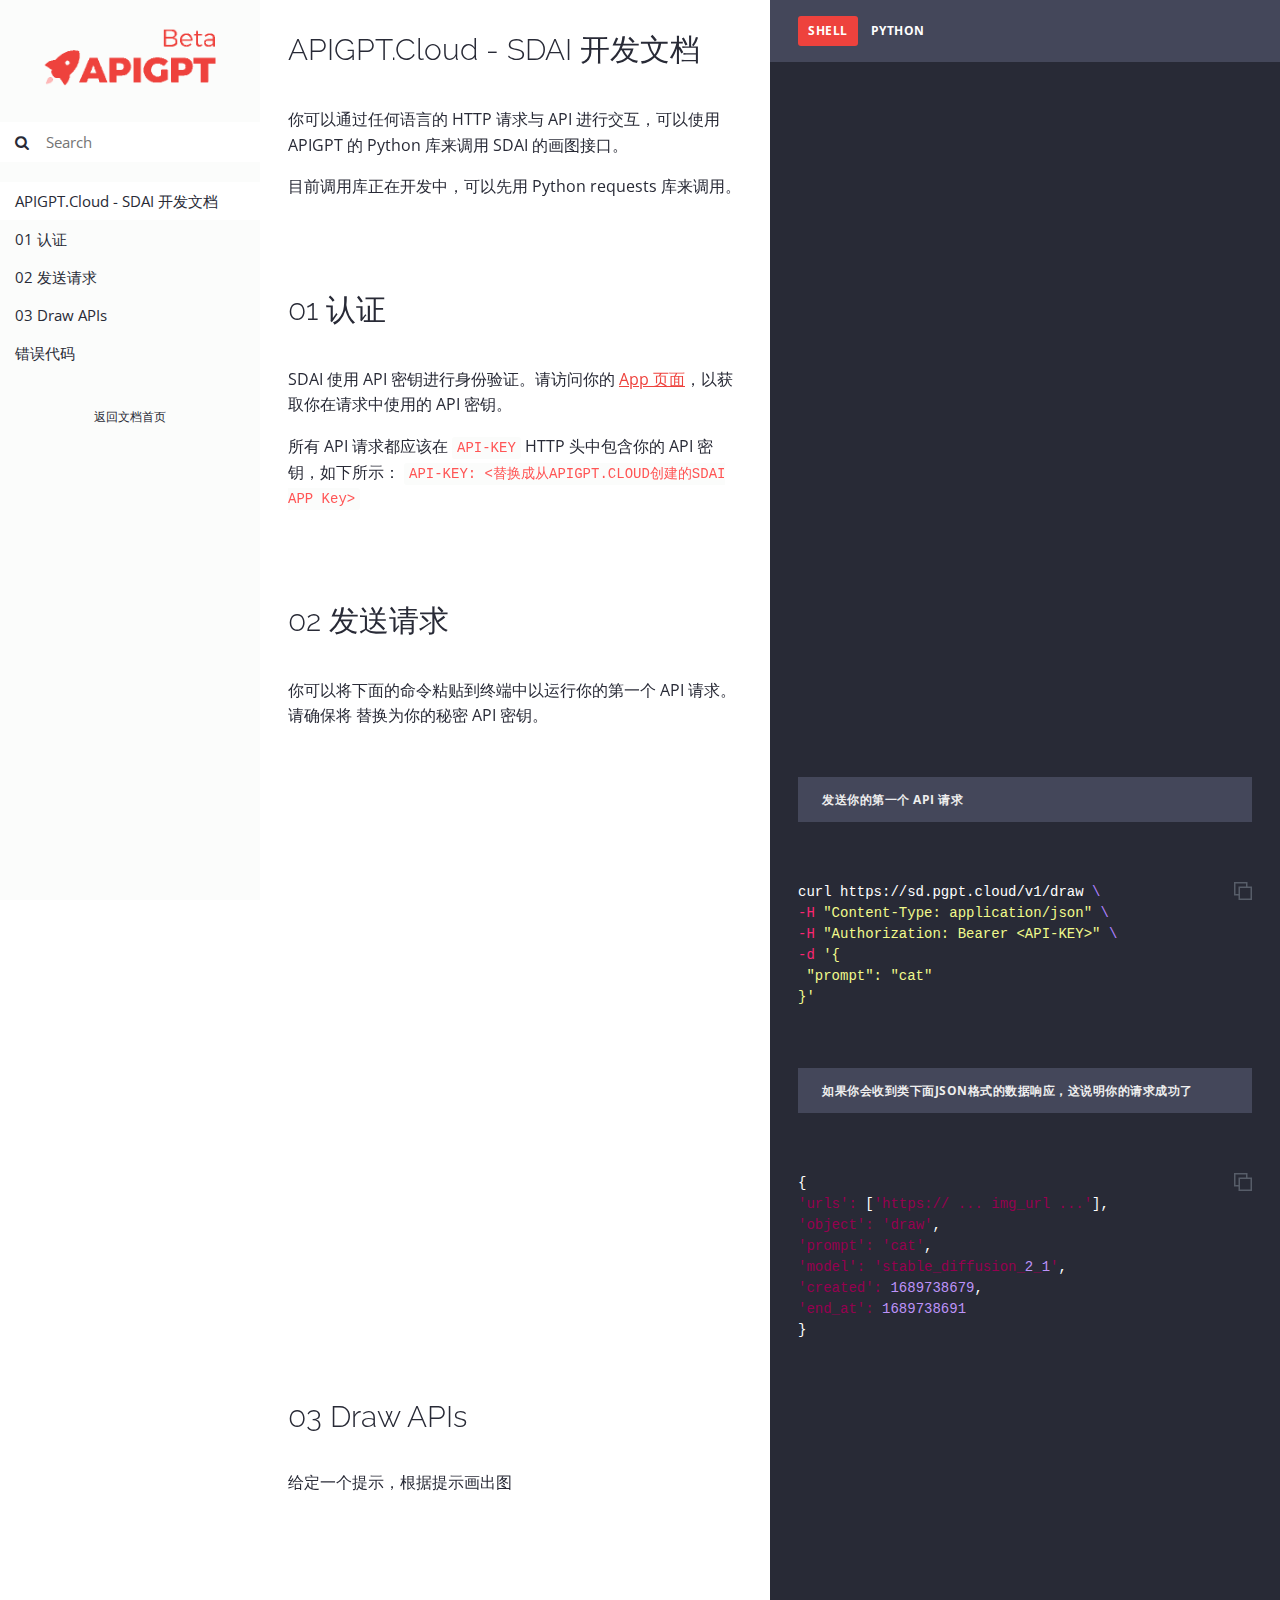
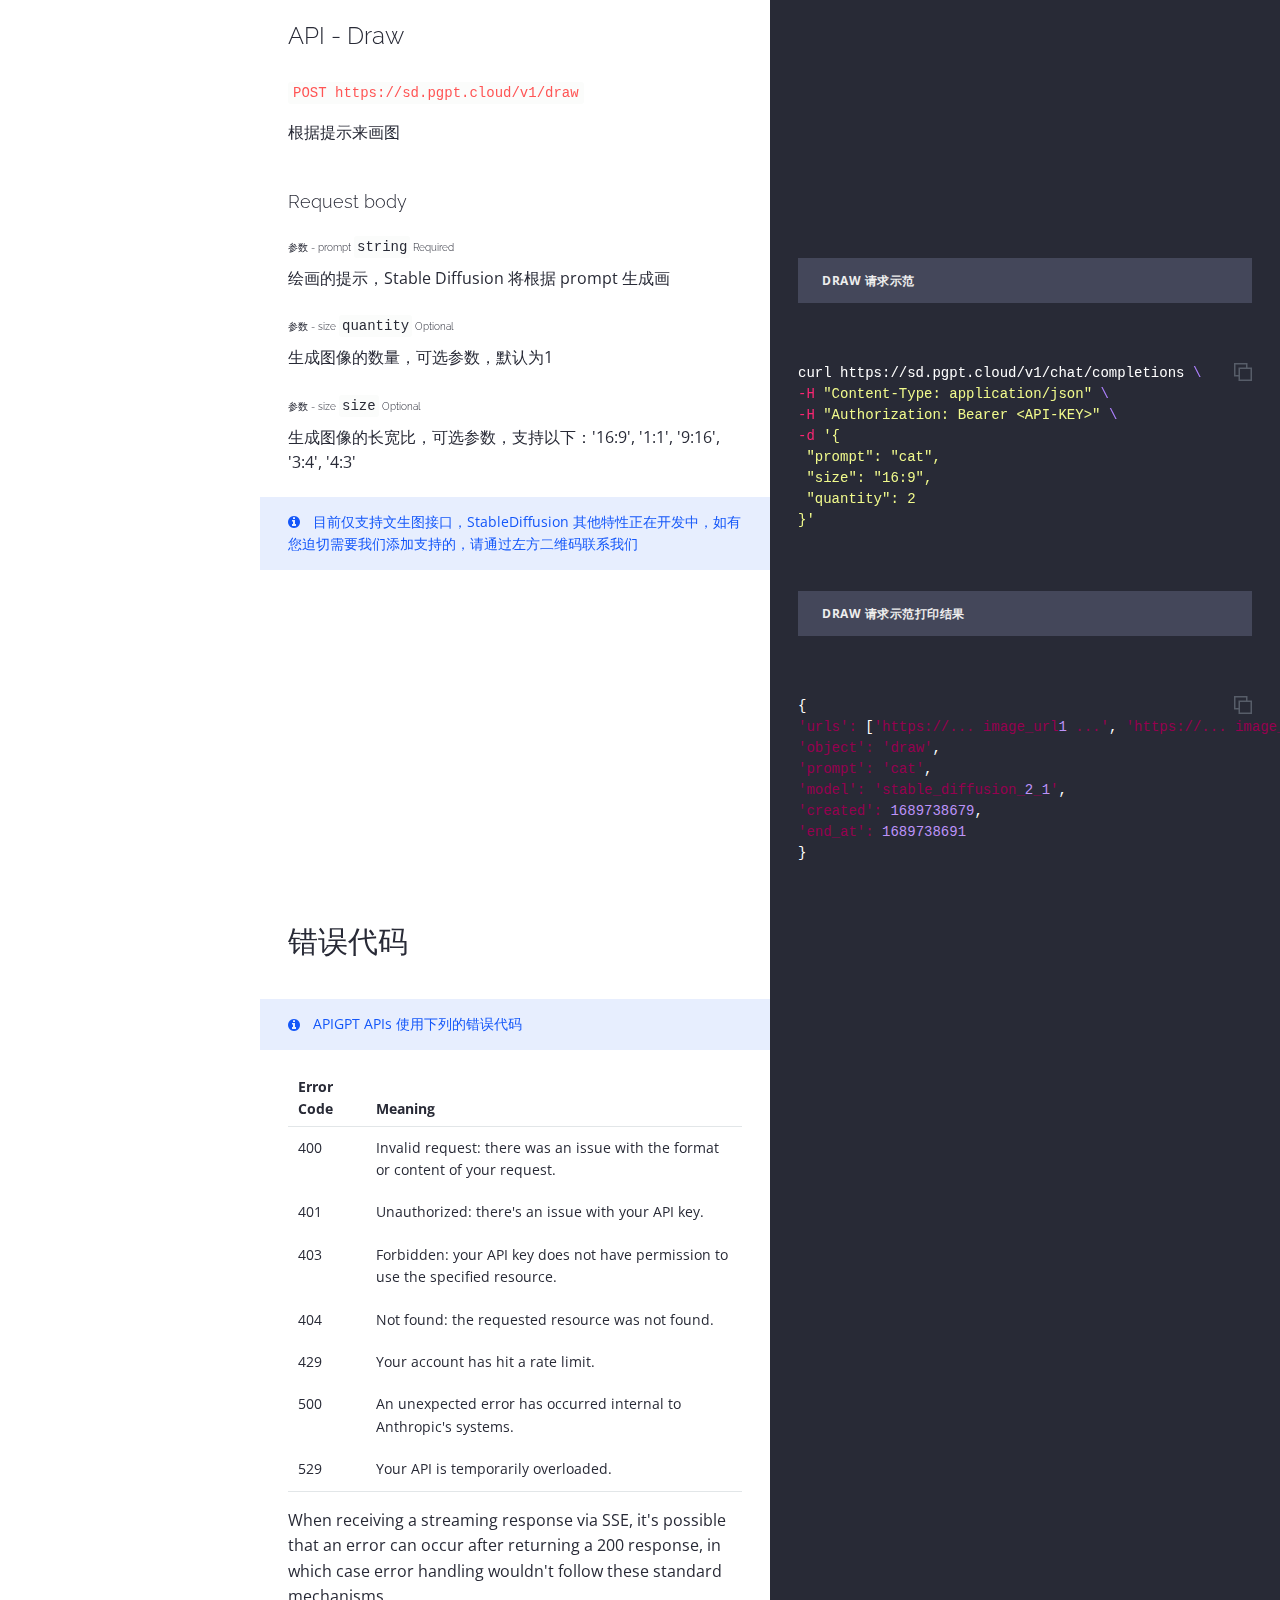
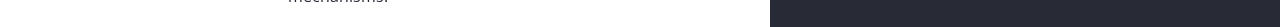
<file: docs/sdai.html>
<!doctype html>
<html>
  <head>
    <meta charset="utf-8">
    <meta content="IE=edge,chrome=1" http-equiv="X-UA-Compatible">
    <meta name="viewport" content="width=device-width, initial-scale=1, maximum-scale=1">
        <meta
            name="description"
            content="Documentation for APIGPT.CLOUD Stable Diffusion API"
        >
    <title>APIGPT.CLOUD - Stable Diffusion 开发文档</title>

    <style media="screen">
      .highlight table td { padding: 5px; }
.highlight table pre { margin: 0; }
.highlight .gh {
  color: #999999;
}
.highlight .sr {
  color: #f6aa11;
}
.highlight .go {
  color: #888888;
}
.highlight .gp {
  color: #555555;
}
.highlight .gs {
}
.highlight .gu {
  color: #aaaaaa;
}
.highlight .nb {
  color: #f6aa11;
}
.highlight .cm {
  color: #75715e;
}
.highlight .cp {
  color: #75715e;
}
.highlight .c1 {
  color: #75715e;
}
.highlight .cs {
  color: #75715e;
}
.highlight .c, .highlight .ch, .highlight .cd, .highlight .cpf {
  color: #75715e;
}
.highlight .err {
  color: #960050;
}
.highlight .gr {
  color: #960050;
}
.highlight .gt {
  color: #960050;
}
.highlight .gd {
  color: #49483e;
}
.highlight .gi {
  color: #49483e;
}
.highlight .ge {
  color: #49483e;
}
.highlight .kc {
  color: #66d9ef;
}
.highlight .kd {
  color: #66d9ef;
}
.highlight .kr {
  color: #66d9ef;
}
.highlight .no {
  color: #66d9ef;
}
.highlight .kt {
  color: #66d9ef;
}
.highlight .mf {
  color: #ae81ff;
}
.highlight .mh {
  color: #ae81ff;
}
.highlight .il {
  color: #ae81ff;
}
.highlight .mi {
  color: #ae81ff;
}
.highlight .mo {
  color: #ae81ff;
}
.highlight .m, .highlight .mb, .highlight .mx {
  color: #ae81ff;
}
.highlight .sc {
  color: #ae81ff;
}
.highlight .se {
  color: #ae81ff;
}
.highlight .ss {
  color: #ae81ff;
}
.highlight .sd {
  color: #e6db74;
}
.highlight .s2 {
  color: #e6db74;
}
.highlight .sb {
  color: #e6db74;
}
.highlight .sh {
  color: #e6db74;
}
.highlight .si {
  color: #e6db74;
}
.highlight .sx {
  color: #e6db74;
}
.highlight .s1 {
  color: #e6db74;
}
.highlight .s, .highlight .sa, .highlight .dl {
  color: #e6db74;
}
.highlight .na {
  color: #a6e22e;
}
.highlight .nc {
  color: #a6e22e;
}
.highlight .nd {
  color: #a6e22e;
}
.highlight .ne {
  color: #a6e22e;
}
.highlight .nf, .highlight .fm {
  color: #a6e22e;
}
.highlight .vc {
  color: #ffffff;
}
.highlight .nn {
  color: #ffffff;
}
.highlight .ni {
  color: #ffffff;
}
.highlight .bp {
  color: #ffffff;
}
.highlight .vg {
  color: #ffffff;
}
.highlight .vi {
  color: #ffffff;
}
.highlight .nv, .highlight .vm {
  color: #ffffff;
}
.highlight .w {
  color: #ffffff;
}
.highlight {
  color: #ffffff;
}
.highlight .n, .highlight .py, .highlight .nx {
  color: #ffffff;
}
.highlight .nl {
  color: #f92672;
}
.highlight .ow {
  color: #f92672;
}
.highlight .nt {
  color: #f92672;
}
.highlight .k, .highlight .kv {
  color: #f92672;
}
.highlight .kn {
  color: #f92672;
}
.highlight .kp {
  color: #f92672;
}
.highlight .o {
  color: #f92672;
}
    </style>
    <style media="print">
      * {
        -webkit-transition:none!important;
        transition:none!important;
      }
      .highlight table td { padding: 5px; }
.highlight table pre { margin: 0; }
.highlight, .highlight .w {
  color: #586e75;
}
.highlight .err {
  color: #002b36;
  background-color: #dc322f;
}
.highlight .c, .highlight .ch, .highlight .cd, .highlight .cm, .highlight .cpf, .highlight .c1, .highlight .cs {
  color: #657b83;
}
.highlight .cp {
  color: #b58900;
}
.highlight .nt {
  color: #b58900;
}
.highlight .o, .highlight .ow {
  color: #93a1a1;
}
.highlight .p, .highlight .pi {
  color: #93a1a1;
}
.highlight .gi {
  color: #859900;
}
.highlight .gd {
  color: #dc322f;
}
.highlight .gh {
  color: #268bd2;
  background-color: #002b36;
  font-weight: bold;
}
.highlight .k, .highlight .kn, .highlight .kp, .highlight .kr, .highlight .kv {
  color: #6c71c4;
}
.highlight .kc {
  color: #cb4b16;
}
.highlight .kt {
  color: #cb4b16;
}
.highlight .kd {
  color: #cb4b16;
}
.highlight .s, .highlight .sb, .highlight .sc, .highlight .dl, .highlight .sd, .highlight .s2, .highlight .sh, .highlight .sx, .highlight .s1 {
  color: #859900;
}
.highlight .sa {
  color: #6c71c4;
}
.highlight .sr {
  color: #2aa198;
}
.highlight .si {
  color: #d33682;
}
.highlight .se {
  color: #d33682;
}
.highlight .nn {
  color: #b58900;
}
.highlight .nc {
  color: #b58900;
}
.highlight .no {
  color: #b58900;
}
.highlight .na {
  color: #268bd2;
}
.highlight .m, .highlight .mb, .highlight .mf, .highlight .mh, .highlight .mi, .highlight .il, .highlight .mo, .highlight .mx {
  color: #859900;
}
.highlight .ss {
  color: #859900;
}
    </style>
    <link href="stylesheets/screen-bbbf83f5.css" rel="stylesheet" media="screen" />
    <link href="stylesheets/print-88f539c5.css" rel="stylesheet" media="print" />
      <script src="javascripts/all-b12a2749.js"></script>

    <script>
      $(function() { setupCodeCopy(); });
    </script>
  </head>

  <body class="sdai" data-languages="[&quot;shell&quot;,&quot;python&quot;]">
    <a href="#" id="nav-button">
      <span>
        NAV
        <img src="images/navbar-cad8cdcb.png" alt="" />
      </span>
    </a>
    <div class="toc-wrapper">
      <img src="images/logo-b7be038d.png" class="logo" alt="" />
        <div class="lang-selector">
              <a href="#" data-language-name="shell">shell</a>
              <a href="#" data-language-name="python">python</a>
        </div>
        <div class="search">
          <input type="text" class="search" id="input-search" placeholder="Search">
        </div>
        <ul class="search-results"></ul>
      <ul id="toc" class="toc-list-h1">
          <li>
            <a href="#apigpt-cloud-sdai" class="toc-h1 toc-link" data-title="APIGPT.Cloud - SDAI 开发文档">APIGPT.Cloud - SDAI 开发文档</a>
          </li>
          <li>
            <a href="#01" class="toc-h1 toc-link" data-title="01 认证">01 认证</a>
          </li>
          <li>
            <a href="#02" class="toc-h1 toc-link" data-title="02 发送请求">02 发送请求</a>
          </li>
          <li>
            <a href="#03-draw-apis" class="toc-h1 toc-link" data-title="03 Draw APIs">03 Draw APIs</a>
              <ul class="toc-list-h2">
                  <li>
                    <a href="#api-draw" class="toc-h2 toc-link" data-title="API - Draw">API - Draw</a>
                  </li>
              </ul>
          </li>
          <li>
            <a href="#cf68bca02a" class="toc-h1 toc-link" data-title="错误代码">错误代码</a>
          </li>
      </ul>
        <ul class="toc-footer">
            <li><center><a href='index.html'>返回文档首页</a></center></li>
        </ul>

      <div style="padding:60px">

      <!--<img src="images/qrcode_for_apigpt-723fccb3.jpg" class="logo" alt="" />
      <p style="color:grey">扫描关注<br />生成式AI云公众号</p>

      <img src="images/apigpt-contact-e412e752.png" class="logo" alt="" />
      <p style="color:grey">扫描加入<br />生成式AI用户群</p>-->
      </div>

    </div>
    <div class="page-wrapper">
      <div class="dark-box"></div>
      <div class="content">
        <h1 id='apigpt-cloud-sdai'>APIGPT.Cloud - SDAI 开发文档</h1>
<p>你可以通过任何语言的 HTTP 请求与 API 进行交互，可以使用 APIGPT 的 Python 库来调用 SDAI 的画图接口。</p>

<p>目前调用库正在开发中，可以先用 Python requests 库来调用。</p>
<h1 id='01'>01 认证</h1>
<p>SDAI 使用 API 密钥进行身份验证。请访问你的 <a href=''>App 页面</a>，以获取你在请求中使用的 API 密钥。</p>

<p>所有 API 请求都应该在 <code>API-KEY</code> HTTP 头中包含你的 API 密钥，如下所示：
<code>API-KEY: &lt;替换成从APIGPT.CLOUD创建的SDAI APP Key&gt;</code></p>
<h1 id='02'>02 发送请求</h1>
<p>你可以将下面的命令粘贴到终端中以运行你的第一个 API 请求。请确保将 <API-KEY> 替换为你的秘密 API 密钥。</p>

<blockquote>
<p>发送你的第一个 API 请求</p>
</blockquote>
<div class="highlight"><pre class="highlight shell tab-shell"><code>curl https://sd.pgpt.cloud/v1/draw <span class="se">\</span>
<span class="nt">-H</span> <span class="s2">"Content-Type: application/json"</span> <span class="se">\</span>
<span class="nt">-H</span> <span class="s2">"Authorization: Bearer &lt;API-KEY&gt;"</span> <span class="se">\</span>
<span class="nt">-d</span> <span class="s1">'{
 "prompt": "cat"
}'</span>
</code></pre></div>
<blockquote>
<p>如果你会收到类下面JSON格式的数据响应，这说明你的请求成功了</p>
</blockquote>
<div class="highlight"><pre class="highlight json tab-json"><code><span class="p">{</span><span class="w">
</span><span class="err">'urls':</span><span class="w"> </span><span class="p">[</span><span class="err">'https://</span><span class="w"> </span><span class="err">...</span><span class="w"> </span><span class="err">img_url</span><span class="w"> </span><span class="err">...'</span><span class="p">],</span><span class="w">
</span><span class="err">'object':</span><span class="w"> </span><span class="err">'draw'</span><span class="p">,</span><span class="w">
</span><span class="err">'prompt':</span><span class="w"> </span><span class="err">'cat'</span><span class="p">,</span><span class="w">
</span><span class="err">'model':</span><span class="w"> </span><span class="err">'stable_diffusion_</span><span class="mi">2</span><span class="err">_</span><span class="mi">1</span><span class="err">'</span><span class="p">,</span><span class="w">
</span><span class="err">'created':</span><span class="w"> </span><span class="mi">1689738679</span><span class="p">,</span><span class="w">
</span><span class="err">'end_at':</span><span class="w"> </span><span class="mi">1689738691</span><span class="w">
</span><span class="p">}</span><span class="w">
</span></code></pre></div><h1 id='03-draw-apis'>03 Draw APIs</h1>
<p>给定一个提示，根据提示画出图</p>
<h2 id='api-draw'>API - Draw</h2>
<p><code>POST https://sd.pgpt.cloud/v1/draw</code></p>

<p>根据提示来画图</p>
<h3 id='request-body'>Request body</h3>
<blockquote>
<p>Draw 请求示范</p>
</blockquote>
<div class="highlight"><pre class="highlight python tab-python"><code></code></pre></div><div class="highlight"><pre class="highlight shell tab-shell"><code>curl https://sd.pgpt.cloud/v1/chat/completions <span class="se">\</span>
<span class="nt">-H</span> <span class="s2">"Content-Type: application/json"</span> <span class="se">\</span>
<span class="nt">-H</span> <span class="s2">"Authorization: Bearer &lt;API-KEY&gt;"</span> <span class="se">\</span>
<span class="nt">-d</span> <span class="s1">'{
 "prompt": "cat",
 "size": "16:9",
 "quantity": 2
}'</span>
</code></pre></div>
<blockquote>
<p>Draw 请求示范打印结果</p>
</blockquote>
<div class="highlight"><pre class="highlight json tab-json"><code><span class="p">{</span><span class="w">
</span><span class="err">'urls':</span><span class="w"> </span><span class="p">[</span><span class="err">'https://...</span><span class="w"> </span><span class="err">image_url</span><span class="mi">1</span><span class="w"> </span><span class="err">...'</span><span class="p">,</span><span class="w"> </span><span class="err">'https://...</span><span class="w"> </span><span class="err">image_url</span><span class="mi">2</span><span class="w"> </span><span class="err">...'</span><span class="p">],</span><span class="w">
</span><span class="err">'object':</span><span class="w"> </span><span class="err">'draw'</span><span class="p">,</span><span class="w">
</span><span class="err">'prompt':</span><span class="w"> </span><span class="err">'cat'</span><span class="p">,</span><span class="w">
</span><span class="err">'model':</span><span class="w"> </span><span class="err">'stable_diffusion_</span><span class="mi">2</span><span class="err">_</span><span class="mi">1</span><span class="err">'</span><span class="p">,</span><span class="w">
</span><span class="err">'created':</span><span class="w"> </span><span class="mi">1689738679</span><span class="p">,</span><span class="w">
</span><span class="err">'end_at':</span><span class="w"> </span><span class="mi">1689738691</span><span class="w">
</span><span class="p">}</span><span class="w">
</span></code></pre></div><h4 id='prompt-string-required'>参数 - prompt <code>string</code> Required</h4>
<p>绘画的提示，Stable Diffusion 将根据 prompt 生成画</p>
<h4 id='size-quantity-optional'>参数 - size <code>quantity</code> Optional</h4>
<p>生成图像的数量，可选参数，默认为1</p>
<h4 id='size-size-optional'>参数 - size <code>size</code> Optional</h4>
<p>生成图像的长宽比，可选参数，支持以下：&#39;16:9&#39;, &#39;1:1&#39;, &#39;9:16&#39;, &#39;3:4&#39;, &#39;4:3&#39;</p>

<aside class="notice">
目前仅支持文生图接口，StableDiffusion 其他特性正在开发中，如有您迫切需要我们添加支持的，请通过左方二维码联系我们
</aside>
<h1 id='cf68bca02a'>错误代码</h1>
<aside class="notice">
APIGPT APIs 使用下列的错误代码
</aside>

<table><thead>
<tr>
<th>Error Code</th>
<th>Meaning</th>
</tr>
</thead><tbody>
<tr>
<td>400</td>
<td>Invalid request: there was an issue with the format or content of your request.</td>
</tr>
<tr>
<td>401</td>
<td>Unauthorized: there&#39;s an issue with your API key.</td>
</tr>
<tr>
<td>403</td>
<td>Forbidden: your API key does not have permission to use the specified resource.</td>
</tr>
<tr>
<td>404</td>
<td>Not found: the requested resource was not found.</td>
</tr>
<tr>
<td>429</td>
<td>Your account has hit a rate limit.</td>
</tr>
<tr>
<td>500</td>
<td>An unexpected error has occurred internal to Anthropic&#39;s systems.</td>
</tr>
<tr>
<td>529</td>
<td>Your API is temporarily overloaded.</td>
</tr>
</tbody></table>

<p>When receiving a streaming response via SSE, it&#39;s possible that an error can occur after returning a 200 response, in which case error handling wouldn&#39;t follow these standard mechanisms.</p>

      </div>
      <div class="dark-box">
          <div class="lang-selector">
                <a href="#" data-language-name="shell">shell</a>
                <a href="#" data-language-name="python">python</a>
          </div>
      </div>
    </div>
  </body>
</html>
</file>
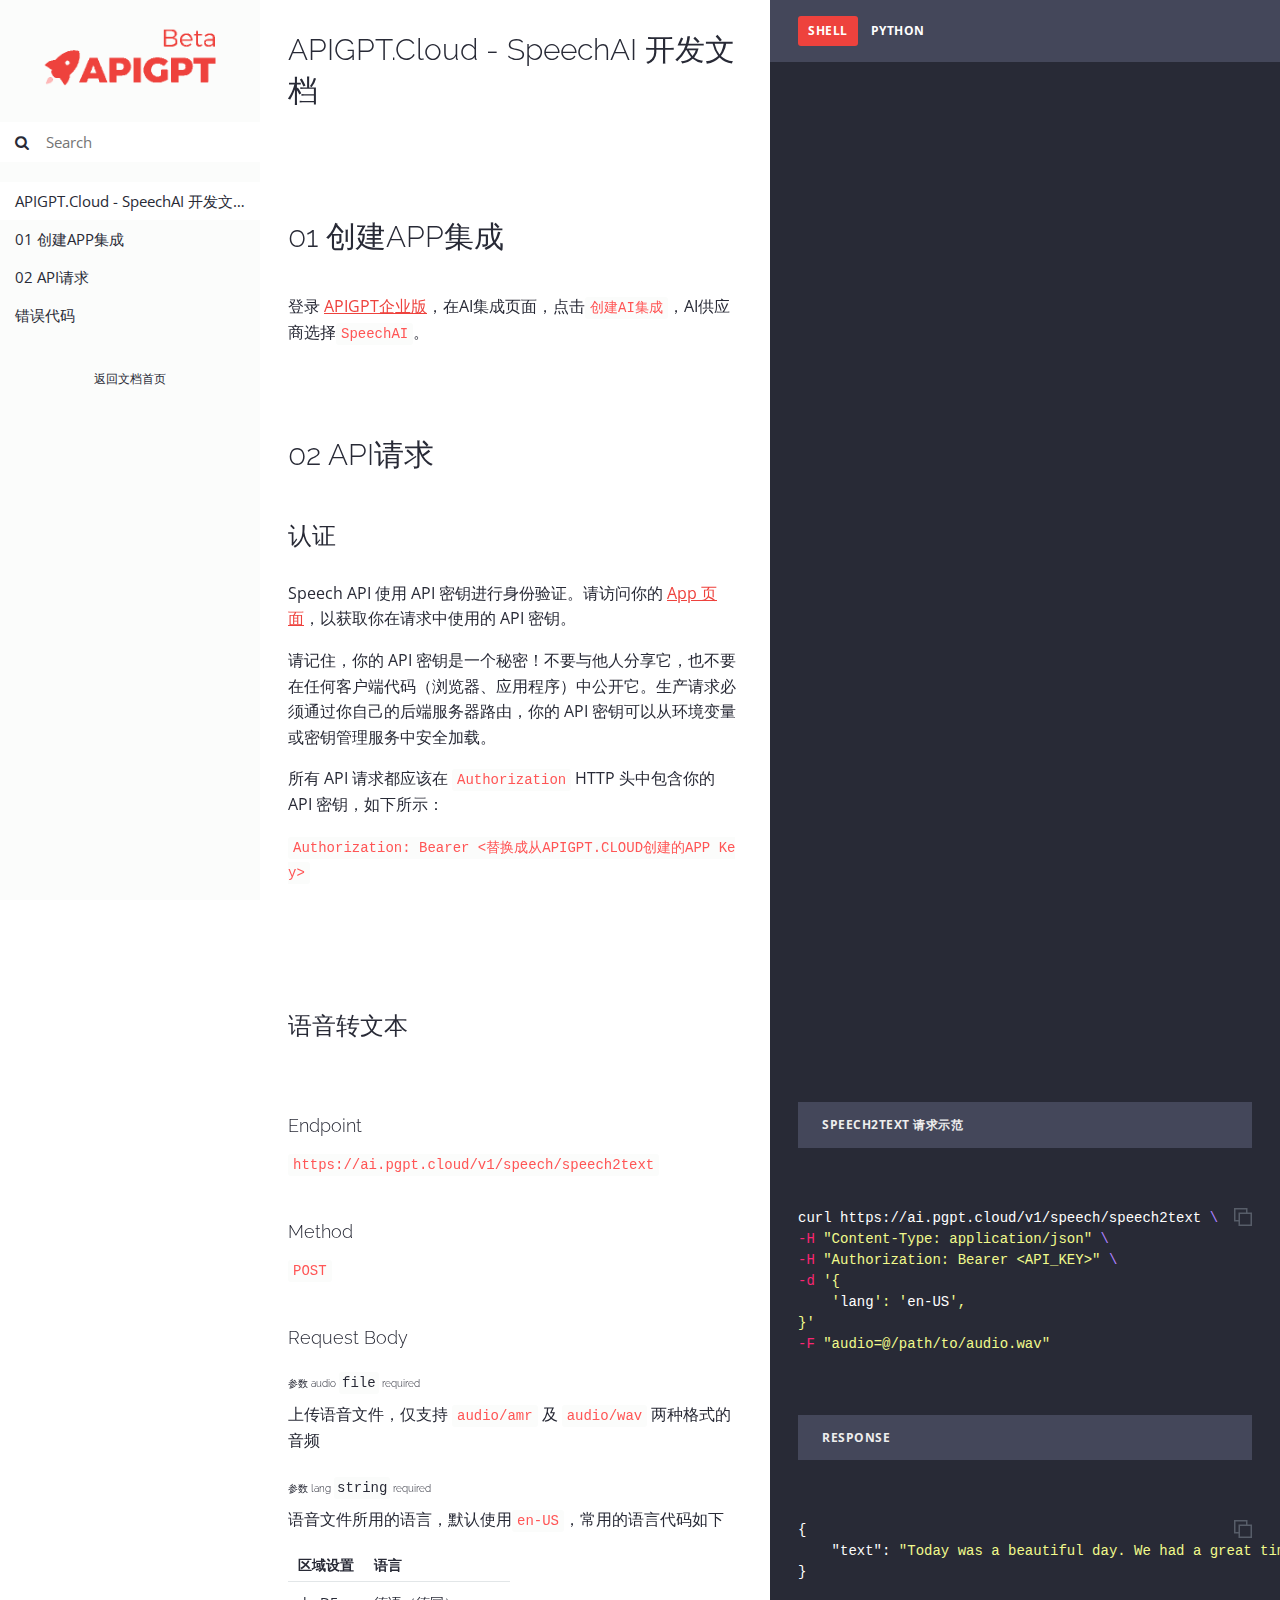
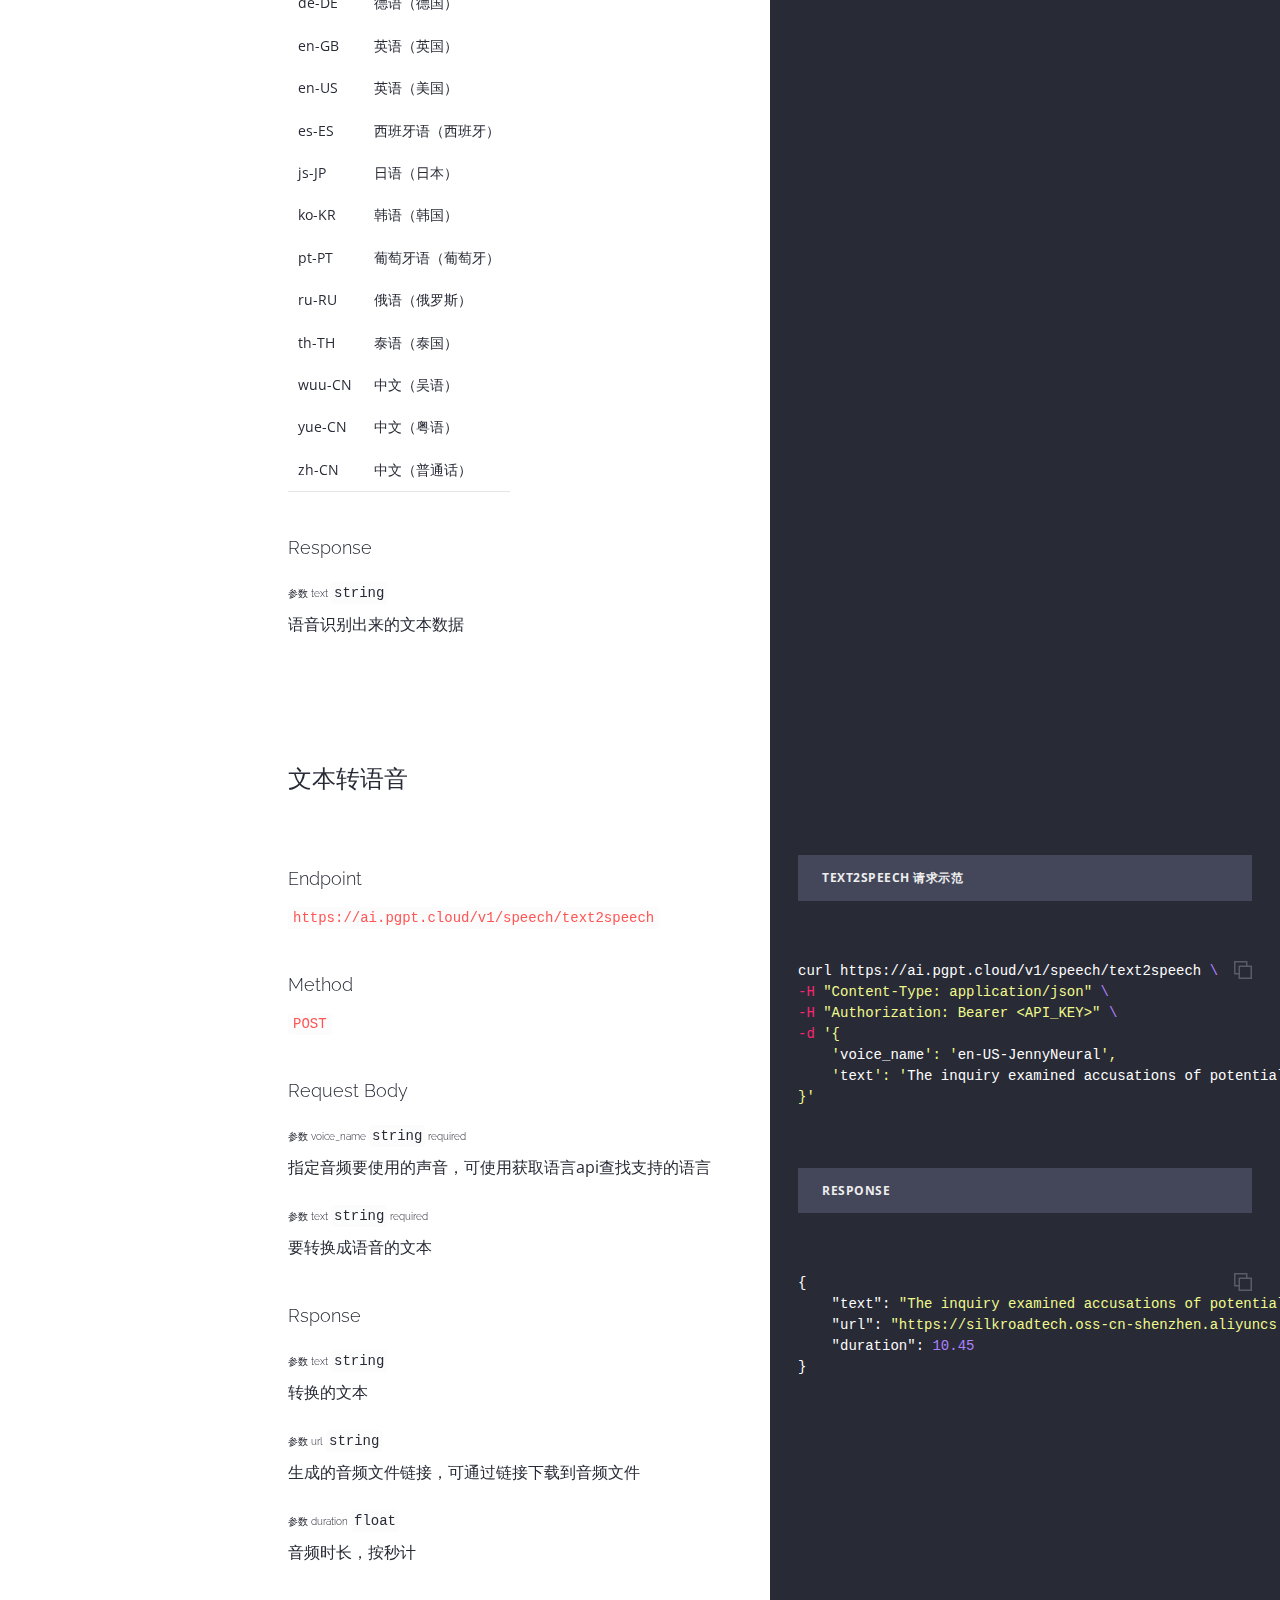
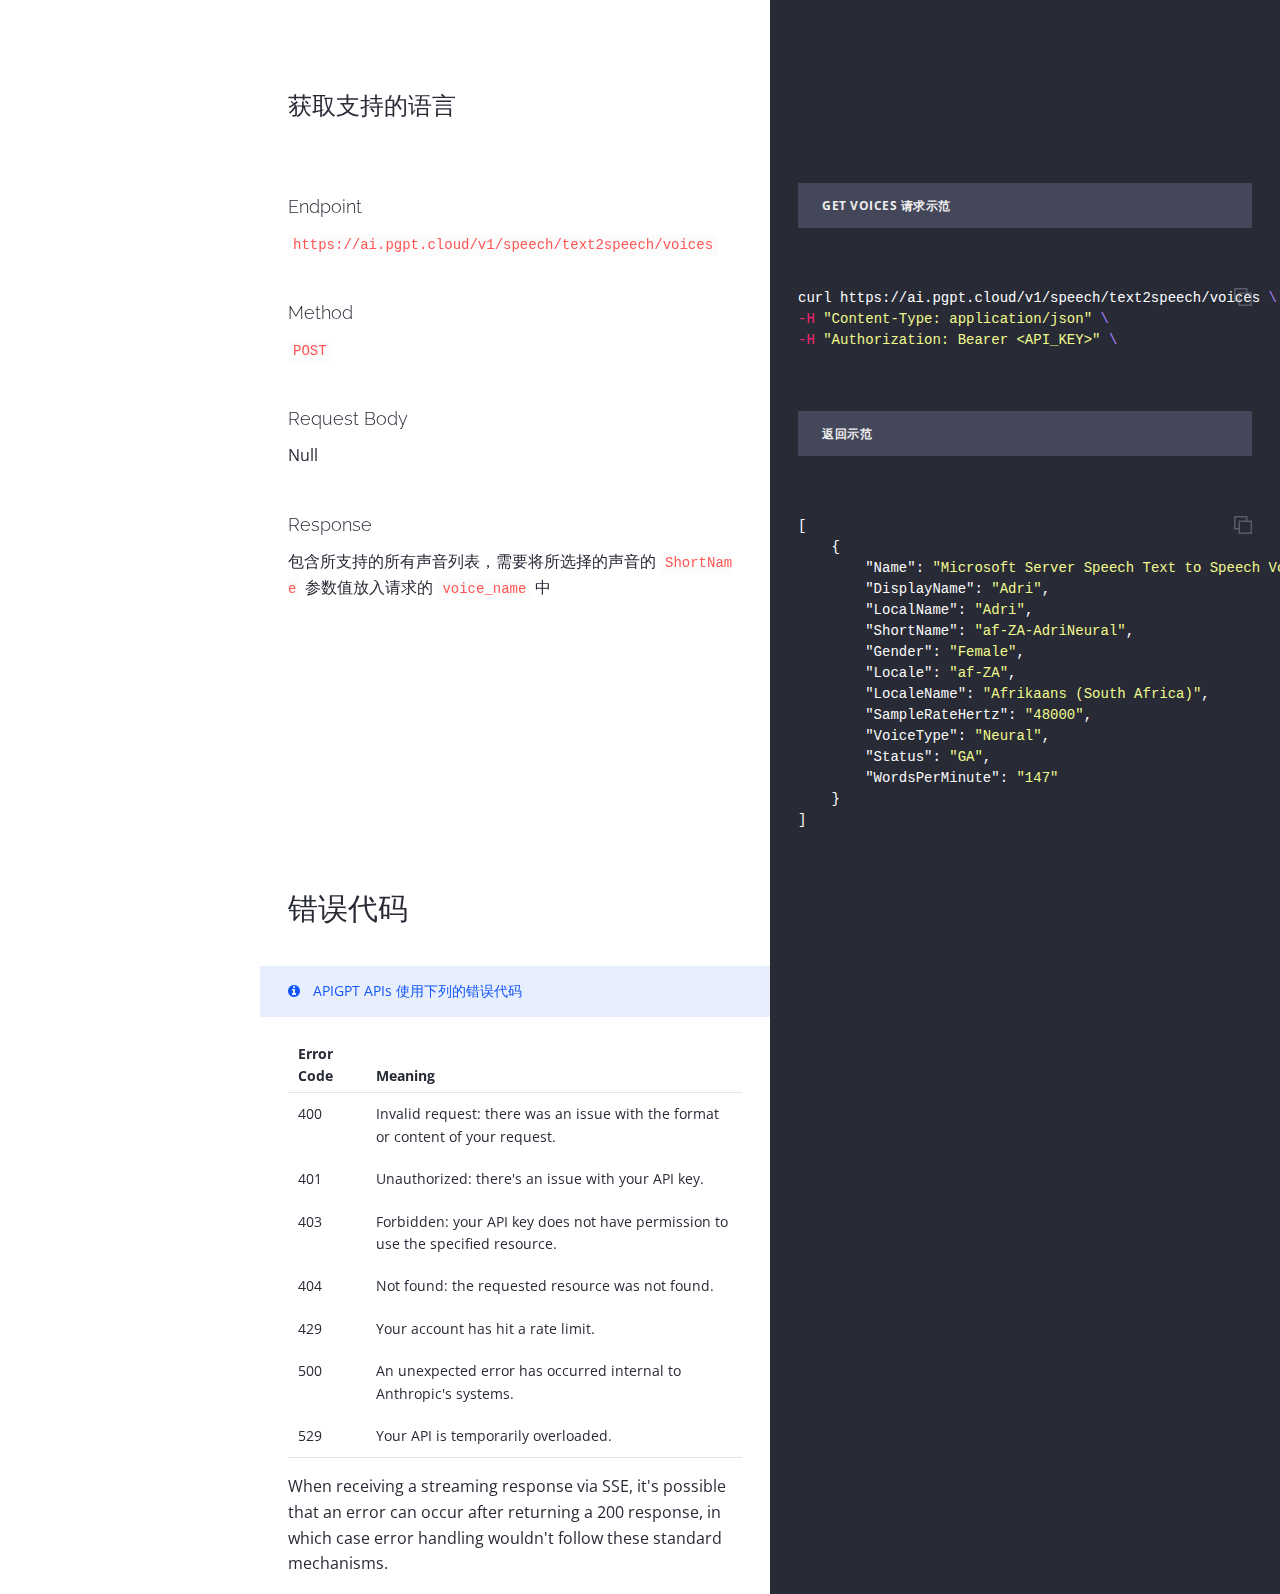
<file: docs/speechai.html>
<!doctype html>
<html>
  <head>
    <meta charset="utf-8">
    <meta content="IE=edge,chrome=1" http-equiv="X-UA-Compatible">
    <meta name="viewport" content="width=device-width, initial-scale=1, maximum-scale=1">
        <meta
            name="description"
            content="Documentation for APIGPT.CLOUD SpeechAI"
        >
    <title>APIGPT.CLOUD - SpeechAI 开发文档</title>

    <style media="screen">
      .highlight table td { padding: 5px; }
.highlight table pre { margin: 0; }
.highlight .gh {
  color: #999999;
}
.highlight .sr {
  color: #f6aa11;
}
.highlight .go {
  color: #888888;
}
.highlight .gp {
  color: #555555;
}
.highlight .gs {
}
.highlight .gu {
  color: #aaaaaa;
}
.highlight .nb {
  color: #f6aa11;
}
.highlight .cm {
  color: #75715e;
}
.highlight .cp {
  color: #75715e;
}
.highlight .c1 {
  color: #75715e;
}
.highlight .cs {
  color: #75715e;
}
.highlight .c, .highlight .ch, .highlight .cd, .highlight .cpf {
  color: #75715e;
}
.highlight .err {
  color: #960050;
}
.highlight .gr {
  color: #960050;
}
.highlight .gt {
  color: #960050;
}
.highlight .gd {
  color: #49483e;
}
.highlight .gi {
  color: #49483e;
}
.highlight .ge {
  color: #49483e;
}
.highlight .kc {
  color: #66d9ef;
}
.highlight .kd {
  color: #66d9ef;
}
.highlight .kr {
  color: #66d9ef;
}
.highlight .no {
  color: #66d9ef;
}
.highlight .kt {
  color: #66d9ef;
}
.highlight .mf {
  color: #ae81ff;
}
.highlight .mh {
  color: #ae81ff;
}
.highlight .il {
  color: #ae81ff;
}
.highlight .mi {
  color: #ae81ff;
}
.highlight .mo {
  color: #ae81ff;
}
.highlight .m, .highlight .mb, .highlight .mx {
  color: #ae81ff;
}
.highlight .sc {
  color: #ae81ff;
}
.highlight .se {
  color: #ae81ff;
}
.highlight .ss {
  color: #ae81ff;
}
.highlight .sd {
  color: #e6db74;
}
.highlight .s2 {
  color: #e6db74;
}
.highlight .sb {
  color: #e6db74;
}
.highlight .sh {
  color: #e6db74;
}
.highlight .si {
  color: #e6db74;
}
.highlight .sx {
  color: #e6db74;
}
.highlight .s1 {
  color: #e6db74;
}
.highlight .s, .highlight .sa, .highlight .dl {
  color: #e6db74;
}
.highlight .na {
  color: #a6e22e;
}
.highlight .nc {
  color: #a6e22e;
}
.highlight .nd {
  color: #a6e22e;
}
.highlight .ne {
  color: #a6e22e;
}
.highlight .nf, .highlight .fm {
  color: #a6e22e;
}
.highlight .vc {
  color: #ffffff;
}
.highlight .nn {
  color: #ffffff;
}
.highlight .ni {
  color: #ffffff;
}
.highlight .bp {
  color: #ffffff;
}
.highlight .vg {
  color: #ffffff;
}
.highlight .vi {
  color: #ffffff;
}
.highlight .nv, .highlight .vm {
  color: #ffffff;
}
.highlight .w {
  color: #ffffff;
}
.highlight {
  color: #ffffff;
}
.highlight .n, .highlight .py, .highlight .nx {
  color: #ffffff;
}
.highlight .nl {
  color: #f92672;
}
.highlight .ow {
  color: #f92672;
}
.highlight .nt {
  color: #f92672;
}
.highlight .k, .highlight .kv {
  color: #f92672;
}
.highlight .kn {
  color: #f92672;
}
.highlight .kp {
  color: #f92672;
}
.highlight .o {
  color: #f92672;
}
    </style>
    <style media="print">
      * {
        -webkit-transition:none!important;
        transition:none!important;
      }
      .highlight table td { padding: 5px; }
.highlight table pre { margin: 0; }
.highlight, .highlight .w {
  color: #586e75;
}
.highlight .err {
  color: #002b36;
  background-color: #dc322f;
}
.highlight .c, .highlight .ch, .highlight .cd, .highlight .cm, .highlight .cpf, .highlight .c1, .highlight .cs {
  color: #657b83;
}
.highlight .cp {
  color: #b58900;
}
.highlight .nt {
  color: #b58900;
}
.highlight .o, .highlight .ow {
  color: #93a1a1;
}
.highlight .p, .highlight .pi {
  color: #93a1a1;
}
.highlight .gi {
  color: #859900;
}
.highlight .gd {
  color: #dc322f;
}
.highlight .gh {
  color: #268bd2;
  background-color: #002b36;
  font-weight: bold;
}
.highlight .k, .highlight .kn, .highlight .kp, .highlight .kr, .highlight .kv {
  color: #6c71c4;
}
.highlight .kc {
  color: #cb4b16;
}
.highlight .kt {
  color: #cb4b16;
}
.highlight .kd {
  color: #cb4b16;
}
.highlight .s, .highlight .sb, .highlight .sc, .highlight .dl, .highlight .sd, .highlight .s2, .highlight .sh, .highlight .sx, .highlight .s1 {
  color: #859900;
}
.highlight .sa {
  color: #6c71c4;
}
.highlight .sr {
  color: #2aa198;
}
.highlight .si {
  color: #d33682;
}
.highlight .se {
  color: #d33682;
}
.highlight .nn {
  color: #b58900;
}
.highlight .nc {
  color: #b58900;
}
.highlight .no {
  color: #b58900;
}
.highlight .na {
  color: #268bd2;
}
.highlight .m, .highlight .mb, .highlight .mf, .highlight .mh, .highlight .mi, .highlight .il, .highlight .mo, .highlight .mx {
  color: #859900;
}
.highlight .ss {
  color: #859900;
}
    </style>
    <link href="stylesheets/screen-bbbf83f5.css" rel="stylesheet" media="screen" />
    <link href="stylesheets/print-88f539c5.css" rel="stylesheet" media="print" />
      <script src="javascripts/all-b12a2749.js"></script>

    <script>
      $(function() { setupCodeCopy(); });
    </script>
  </head>

  <body class="speechai" data-languages="[&quot;shell&quot;,&quot;python&quot;]">
    <a href="#" id="nav-button">
      <span>
        NAV
        <img src="images/navbar-cad8cdcb.png" alt="" />
      </span>
    </a>
    <div class="toc-wrapper">
      <img src="images/logo-b7be038d.png" class="logo" alt="" />
        <div class="lang-selector">
              <a href="#" data-language-name="shell">shell</a>
              <a href="#" data-language-name="python">python</a>
        </div>
        <div class="search">
          <input type="text" class="search" id="input-search" placeholder="Search">
        </div>
        <ul class="search-results"></ul>
      <ul id="toc" class="toc-list-h1">
          <li>
            <a href="#apigpt-cloud-speechai" class="toc-h1 toc-link" data-title="APIGPT.Cloud - SpeechAI 开发文档">APIGPT.Cloud - SpeechAI 开发文档</a>
          </li>
          <li>
            <a href="#01-app" class="toc-h1 toc-link" data-title="01 创建APP集成">01 创建APP集成</a>
          </li>
          <li>
            <a href="#02-api" class="toc-h1 toc-link" data-title="02 API请求">02 API请求</a>
              <ul class="toc-list-h2">
                  <li>
                    <a href="#32c808cbe5" class="toc-h2 toc-link" data-title="认证">认证</a>
                  </li>
                  <li>
                    <a href="#a7fa0ff5f4" class="toc-h2 toc-link" data-title="语音转文本">语音转文本</a>
                  </li>
                  <li>
                    <a href="#31eba85e88" class="toc-h2 toc-link" data-title="文本转语音">文本转语音</a>
                  </li>
                  <li>
                    <a href="#8c14bb75a1" class="toc-h2 toc-link" data-title="获取支持的语言">获取支持的语言</a>
                  </li>
              </ul>
          </li>
          <li>
            <a href="#cf68bca02a" class="toc-h1 toc-link" data-title="错误代码">错误代码</a>
          </li>
      </ul>
        <ul class="toc-footer">
            <li><center><a href='index.html'>返回文档首页</a></center></li>
        </ul>

      <div style="padding:60px">

      <!--<img src="images/qrcode_for_apigpt-723fccb3.jpg" class="logo" alt="" />
      <p style="color:grey">扫描关注<br />生成式AI云公众号</p>

      <img src="images/apigpt-contact-e412e752.png" class="logo" alt="" />
      <p style="color:grey">扫描加入<br />生成式AI用户群</p>-->
      </div>

    </div>
    <div class="page-wrapper">
      <div class="dark-box"></div>
      <div class="content">
        <h1 id='apigpt-cloud-speechai'>APIGPT.Cloud - SpeechAI 开发文档</h1><h1 id='01-app'>01 创建APP集成</h1>
<p>登录 <a href='https://app.pgpt.cloud/'>APIGPT企业版</a>，在AI集成页面，点击<code>创建AI集成</code>，AI供应商选择<code>SpeechAI</code>。</p>
<h1 id='02-api'>02 API请求</h1><h2 id='32c808cbe5'>认证</h2>
<p>Speech API 使用 API 密钥进行身份验证。请访问你的 
<a href='https://app.pgpt.cloud/#/ai_integration'>App 页面</a>，以获取你在请求中使用的 API 密钥。</p>

<p>请记住，你的 API 密钥是一个秘密！不要与他人分享它，也不要在任何客户端代码（浏览器、应用程序）中公开它。生产请求必须通过你自己的后端服务器路由，你的 API 密钥可以从环境变量或密钥管理服务中安全加载。</p>

<p>所有 API 请求都应该在 <code>Authorization</code> HTTP 头中包含你的 API 密钥，如下所示：</p>

<p><code>Authorization: Bearer &lt;替换成从APIGPT.CLOUD创建的APP Key&gt;</code></p>
<h2 id='a7fa0ff5f4'>语音转文本</h2>
<blockquote>
<p>speech2text 请求示范</p>
</blockquote>
<div class="highlight"><pre class="highlight shell tab-shell"><code>curl https://ai.pgpt.cloud/v1/speech/speech2text <span class="se">\</span>
<span class="nt">-H</span> <span class="s2">"Content-Type: application/json"</span> <span class="se">\</span>
<span class="nt">-H</span> <span class="s2">"Authorization: Bearer &lt;API_KEY&gt;"</span> <span class="se">\</span>
<span class="nt">-d</span> <span class="s1">'{
    '</span>lang<span class="s1">': '</span>en-US<span class="s1">',
}'</span>
<span class="nt">-F</span> <span class="s2">"audio=@/path/to/audio.wav"</span>
</code></pre></div><div class="highlight"><pre class="highlight python tab-python"><code><span class="kn">import</span> <span class="nn">request</span>

<span class="n">HOST</span> <span class="o">=</span> <span class="s">'https://ai.pgpt.cloud/'</span>
<span class="n">API_KEY</span> <span class="o">=</span> <span class="s">'&lt;YOUR_API_KEY&gt;'</span>

<span class="n">url</span> <span class="o">=</span> <span class="sa">f</span><span class="s">'</span><span class="si">{</span><span class="n">HOST</span><span class="si">}</span><span class="s">/v1/speech/speech2text'</span>
<span class="n">headers</span> <span class="o">=</span> <span class="p">{</span>
    <span class="s">'accept'</span><span class="p">:</span> <span class="s">'application/json'</span><span class="p">,</span>
    <span class="s">"Authorization"</span><span class="p">:</span> <span class="sa">f</span><span class="s">"Bearer </span><span class="si">{</span><span class="n">API_KEY</span><span class="si">}</span><span class="s">"</span>
<span class="p">}</span>
<span class="n">data</span> <span class="o">=</span> <span class="p">{</span>
    <span class="s">'lang'</span><span class="p">:</span> <span class="s">'en-US'</span><span class="p">,</span>
<span class="p">}</span>
<span class="n">files</span> <span class="o">=</span> <span class="p">[</span>
    <span class="p">(</span><span class="s">'audio'</span><span class="p">,</span> <span class="p">(</span><span class="s">'en-US_0.wav'</span><span class="p">,</span> <span class="nb">open</span><span class="p">(</span><span class="s">'../en-US_0.wav'</span><span class="p">,</span> <span class="s">'rb'</span><span class="p">),</span> <span class="s">'audio/wav'</span><span class="p">)),</span>
<span class="p">]</span>
<span class="n">response</span> <span class="o">=</span> <span class="n">requests</span><span class="p">.</span><span class="n">request</span><span class="p">(</span><span class="s">"POST"</span><span class="p">,</span> <span class="n">url</span><span class="p">,</span> <span class="n">headers</span><span class="o">=</span><span class="n">headers</span><span class="p">,</span> <span class="n">data</span><span class="o">=</span><span class="n">data</span><span class="p">,</span> <span class="n">files</span><span class="o">=</span><span class="n">files</span><span class="p">)</span>
<span class="k">print</span><span class="p">(</span><span class="n">response</span><span class="p">.</span><span class="n">json</span><span class="p">())</span>
</code></pre></div>
<blockquote>
<p>response</p>
</blockquote>
<div class="highlight"><pre class="highlight json tab-json"><code><span class="p">{</span><span class="w">
    </span><span class="nl">"text"</span><span class="p">:</span><span class="w"> </span><span class="s2">"Today was a beautiful day. We had a great time taking along Long walk In the morning. The county slide was in full bloom, yet the air was crisp and cold. Towards the end of the day, clouds came in forecasting much needed rain."</span><span class="w">
</span><span class="p">}</span><span class="w">
</span></code></pre></div><h3 id='endpoint'>Endpoint</h3>
<p><code>https://ai.pgpt.cloud/v1/speech/speech2text</code></p>
<h3 id='method'>Method</h3>
<p><code>POST</code></p>
<h3 id='request-body'>Request Body</h3><h4 id='audio-file-required'>参数 audio <code>file</code> required</h4>
<p>上传语音文件，仅支持 <code>audio/amr</code> 及 <code>audio/wav</code> 两种格式的音频</p>
<h4 id='lang-string-required'>参数 lang <code>string</code> required</h4>
<p>语音文件所用的语言，默认使用<code>en-US</code>，常用的语言代码如下</p>

<table><thead>
<tr>
<th>区域设置</th>
<th>语言</th>
</tr>
</thead><tbody>
<tr>
<td>de-DE</td>
<td>德语（德国）</td>
</tr>
<tr>
<td>en-GB</td>
<td>英语（英国）</td>
</tr>
<tr>
<td>en-US</td>
<td>英语（美国）</td>
</tr>
<tr>
<td>es-ES</td>
<td>西班牙语（西班牙）</td>
</tr>
<tr>
<td>js-JP</td>
<td>日语（日本）</td>
</tr>
<tr>
<td>ko-KR</td>
<td>韩语（韩国）</td>
</tr>
<tr>
<td>pt-PT</td>
<td>葡萄牙语（葡萄牙）</td>
</tr>
<tr>
<td>ru-RU</td>
<td>俄语（俄罗斯）</td>
</tr>
<tr>
<td>th-TH</td>
<td>泰语（泰国）</td>
</tr>
<tr>
<td>wuu-CN</td>
<td>中文（吴语）</td>
</tr>
<tr>
<td>yue-CN</td>
<td>中文（粤语）</td>
</tr>
<tr>
<td>zh-CN</td>
<td>中文（普通话）</td>
</tr>
</tbody></table>
<h3 id='response'>Response</h3><h4 id='text-string'>参数 text <code>string</code></h4>
<p>语音识别出来的文本数据</p>
<h2 id='31eba85e88'>文本转语音</h2>
<blockquote>
<p>text2speech 请求示范</p>
</blockquote>
<div class="highlight"><pre class="highlight shell tab-shell"><code>curl https://ai.pgpt.cloud/v1/speech/text2speech <span class="se">\</span>
<span class="nt">-H</span> <span class="s2">"Content-Type: application/json"</span> <span class="se">\</span>
<span class="nt">-H</span> <span class="s2">"Authorization: Bearer &lt;API_KEY&gt;"</span> <span class="se">\</span>
<span class="nt">-d</span> <span class="s1">'{
    '</span>voice_name<span class="s1">': '</span>en-US-JennyNeural<span class="s1">',
    '</span>text<span class="s1">': '</span>The inquiry examined accusations of potential links between drug traffickers and close confidants of President Andrés Manuel López Obrador <span class="k">while </span>he governed the country.<span class="s1">',
}'</span>
</code></pre></div><div class="highlight"><pre class="highlight python tab-python"><code><span class="kn">import</span> <span class="nn">requests</span>

<span class="n">HOST</span> <span class="o">=</span> <span class="s">'https://ai.pgpt.cloud/'</span>
<span class="n">API_KEY</span> <span class="o">=</span> <span class="s">'&lt;YOUR_API_KEY&gt;'</span>

<span class="n">url</span> <span class="o">=</span> <span class="sa">f</span><span class="s">'</span><span class="si">{</span><span class="n">HOST</span><span class="si">}</span><span class="s">/v1/speech/text2speech'</span>
<span class="n">headers</span> <span class="o">=</span> <span class="p">{</span>
    <span class="s">'accept'</span><span class="p">:</span> <span class="s">'application/json'</span><span class="p">,</span>
    <span class="s">"Authorization"</span><span class="p">:</span> <span class="sa">f</span><span class="s">"Bearer </span><span class="si">{</span><span class="n">KEY</span><span class="si">}</span><span class="s">"</span>
<span class="p">}</span>
<span class="n">data</span> <span class="o">=</span> <span class="p">{</span>
    <span class="s">'voice_name'</span><span class="p">:</span> <span class="s">'en-US-JennyNeural'</span><span class="p">,</span>
    <span class="s">'text'</span><span class="p">:</span> <span class="s">'The inquiry examined accusations of potential links between drug traffickers and close confidants of President Andrés Manuel López Obrador while he governed the country.'</span><span class="p">,</span>
<span class="p">}</span>
<span class="n">response</span> <span class="o">=</span> <span class="n">requests</span><span class="p">.</span><span class="n">post</span><span class="p">(</span><span class="n">url</span><span class="p">,</span> <span class="n">headers</span><span class="o">=</span><span class="n">headers</span><span class="p">,</span> <span class="n">json</span><span class="o">=</span><span class="n">data</span><span class="p">)</span>
<span class="k">print</span><span class="p">(</span><span class="n">response</span><span class="p">.</span><span class="n">json</span><span class="p">())</span>
</code></pre></div>
<blockquote>
<p>response</p>
</blockquote>
<div class="highlight"><pre class="highlight json tab-json"><code><span class="p">{</span><span class="w">
    </span><span class="nl">"text"</span><span class="p">:</span><span class="w"> </span><span class="s2">"The inquiry examined accusations of potential links between drug traffickers and close confidants of President Andrés Manuel López Obrador while he governed the country."</span><span class="p">,</span><span class="w">
    </span><span class="nl">"url"</span><span class="p">:</span><span class="w"> </span><span class="s2">"https://silkroadtech.oss-cn-shenzhen.aliyuncs.com/pgpt-ai/speech/202402/589cfed33ed97e5707a672f16d8150ef.wav"</span><span class="p">,</span><span class="w">
    </span><span class="nl">"duration"</span><span class="p">:</span><span class="w"> </span><span class="mf">10.45</span><span class="w">
</span><span class="p">}</span><span class="w">
</span></code></pre></div><h3 id='endpoint-2'>Endpoint</h3>
<p><code>https://ai.pgpt.cloud/v1/speech/text2speech</code></p>
<h3 id='method-2'>Method</h3>
<p><code>POST</code></p>
<h3 id='request-body-2'>Request Body</h3><h4 id='voice_name-string-required'>参数 voice_name <code>string</code> required</h4>
<p>指定音频要使用的声音，可使用获取语言api查找支持的语言</p>
<h4 id='text-string-required'>参数 text <code>string</code> required</h4>
<p>要转换成语音的文本</p>
<h3 id='rsponse'>Rsponse</h3><h4 id='text-string-2'>参数 text <code>string</code></h4>
<p>转换的文本</p>
<h4 id='url-string'>参数 url <code>string</code></h4>
<p>生成的音频文件链接，可通过链接下载到音频文件</p>
<h4 id='duration-float'>参数 duration <code>float</code></h4>
<p>音频时长，按秒计</p>
<h2 id='8c14bb75a1'>获取支持的语言</h2>
<blockquote>
<p>get voices 请求示范</p>
</blockquote>
<div class="highlight"><pre class="highlight shell tab-shell"><code>curl https://ai.pgpt.cloud/v1/speech/text2speech/voices <span class="se">\</span>
<span class="nt">-H</span> <span class="s2">"Content-Type: application/json"</span> <span class="se">\</span>
<span class="nt">-H</span> <span class="s2">"Authorization: Bearer &lt;API_KEY&gt;"</span> <span class="se">\</span>
</code></pre></div><div class="highlight"><pre class="highlight python tab-python"><code><span class="kn">import</span> <span class="nn">requests</span>

<span class="n">HOST</span> <span class="o">=</span> <span class="s">'https://ai.pgpt.cloud/'</span>
<span class="n">API_KEY</span> <span class="o">=</span> <span class="s">'&lt;YOUR_API_KEY&gt;'</span>

<span class="n">url</span> <span class="o">=</span> <span class="sa">f</span><span class="s">'</span><span class="si">{</span><span class="n">HOST</span><span class="si">}</span><span class="s">/v1/speech/text2speech/voices'</span>
<span class="n">headers</span> <span class="o">=</span> <span class="p">{</span>
    <span class="s">'accept'</span><span class="p">:</span> <span class="s">'application/json'</span><span class="p">,</span>
    <span class="s">"Authorization"</span><span class="p">:</span> <span class="sa">f</span><span class="s">"Bearer </span><span class="si">{</span><span class="n">KEY</span><span class="si">}</span><span class="s">"</span>
<span class="p">}</span>
<span class="n">response</span> <span class="o">=</span> <span class="n">requests</span><span class="p">.</span><span class="n">post</span><span class="p">(</span><span class="n">url</span><span class="p">,</span> <span class="n">headers</span><span class="o">=</span><span class="n">headers</span><span class="p">)</span>
<span class="k">print</span><span class="p">(</span><span class="n">response</span><span class="p">.</span><span class="n">json</span><span class="p">())</span>
</code></pre></div>
<blockquote>
<p>返回示范</p>
</blockquote>
<div class="highlight"><pre class="highlight json tab-json"><code><span class="p">[</span><span class="w">
    </span><span class="p">{</span><span class="w">
        </span><span class="nl">"Name"</span><span class="p">:</span><span class="w"> </span><span class="s2">"Microsoft Server Speech Text to Speech Voice (af-ZA, AdriNeural)"</span><span class="p">,</span><span class="w">
        </span><span class="nl">"DisplayName"</span><span class="p">:</span><span class="w"> </span><span class="s2">"Adri"</span><span class="p">,</span><span class="w">
        </span><span class="nl">"LocalName"</span><span class="p">:</span><span class="w"> </span><span class="s2">"Adri"</span><span class="p">,</span><span class="w">
        </span><span class="nl">"ShortName"</span><span class="p">:</span><span class="w"> </span><span class="s2">"af-ZA-AdriNeural"</span><span class="p">,</span><span class="w">
        </span><span class="nl">"Gender"</span><span class="p">:</span><span class="w"> </span><span class="s2">"Female"</span><span class="p">,</span><span class="w">
        </span><span class="nl">"Locale"</span><span class="p">:</span><span class="w"> </span><span class="s2">"af-ZA"</span><span class="p">,</span><span class="w">
        </span><span class="nl">"LocaleName"</span><span class="p">:</span><span class="w"> </span><span class="s2">"Afrikaans (South Africa)"</span><span class="p">,</span><span class="w">
        </span><span class="nl">"SampleRateHertz"</span><span class="p">:</span><span class="w"> </span><span class="s2">"48000"</span><span class="p">,</span><span class="w">
        </span><span class="nl">"VoiceType"</span><span class="p">:</span><span class="w"> </span><span class="s2">"Neural"</span><span class="p">,</span><span class="w">
        </span><span class="nl">"Status"</span><span class="p">:</span><span class="w"> </span><span class="s2">"GA"</span><span class="p">,</span><span class="w">
        </span><span class="nl">"WordsPerMinute"</span><span class="p">:</span><span class="w"> </span><span class="s2">"147"</span><span class="w">
    </span><span class="p">}</span><span class="w">
</span><span class="p">]</span><span class="w">
</span></code></pre></div><h3 id='endpoint-3'>Endpoint</h3>
<p><code>https://ai.pgpt.cloud/v1/speech/text2speech/voices</code></p>
<h3 id='method-3'>Method</h3>
<p><code>POST</code></p>
<h3 id='request-body-3'>Request Body</h3>
<p>Null</p>
<h3 id='response-2'>Response</h3>
<p>包含所支持的所有声音列表，需要将所选择的声音的 <code>ShortName</code> 参数值放入请求的 <code>voice_name</code> 中</p>
<h1 id='cf68bca02a'>错误代码</h1>
<aside class="notice">
APIGPT APIs 使用下列的错误代码
</aside>

<table><thead>
<tr>
<th>Error Code</th>
<th>Meaning</th>
</tr>
</thead><tbody>
<tr>
<td>400</td>
<td>Invalid request: there was an issue with the format or content of your request.</td>
</tr>
<tr>
<td>401</td>
<td>Unauthorized: there&#39;s an issue with your API key.</td>
</tr>
<tr>
<td>403</td>
<td>Forbidden: your API key does not have permission to use the specified resource.</td>
</tr>
<tr>
<td>404</td>
<td>Not found: the requested resource was not found.</td>
</tr>
<tr>
<td>429</td>
<td>Your account has hit a rate limit.</td>
</tr>
<tr>
<td>500</td>
<td>An unexpected error has occurred internal to Anthropic&#39;s systems.</td>
</tr>
<tr>
<td>529</td>
<td>Your API is temporarily overloaded.</td>
</tr>
</tbody></table>

<p>When receiving a streaming response via SSE, it&#39;s possible that an error can occur after returning a 200 response, in which case error handling wouldn&#39;t follow these standard mechanisms.</p>

      </div>
      <div class="dark-box">
          <div class="lang-selector">
                <a href="#" data-language-name="shell">shell</a>
                <a href="#" data-language-name="python">python</a>
          </div>
      </div>
    </div>
  </body>
</html>
</file>
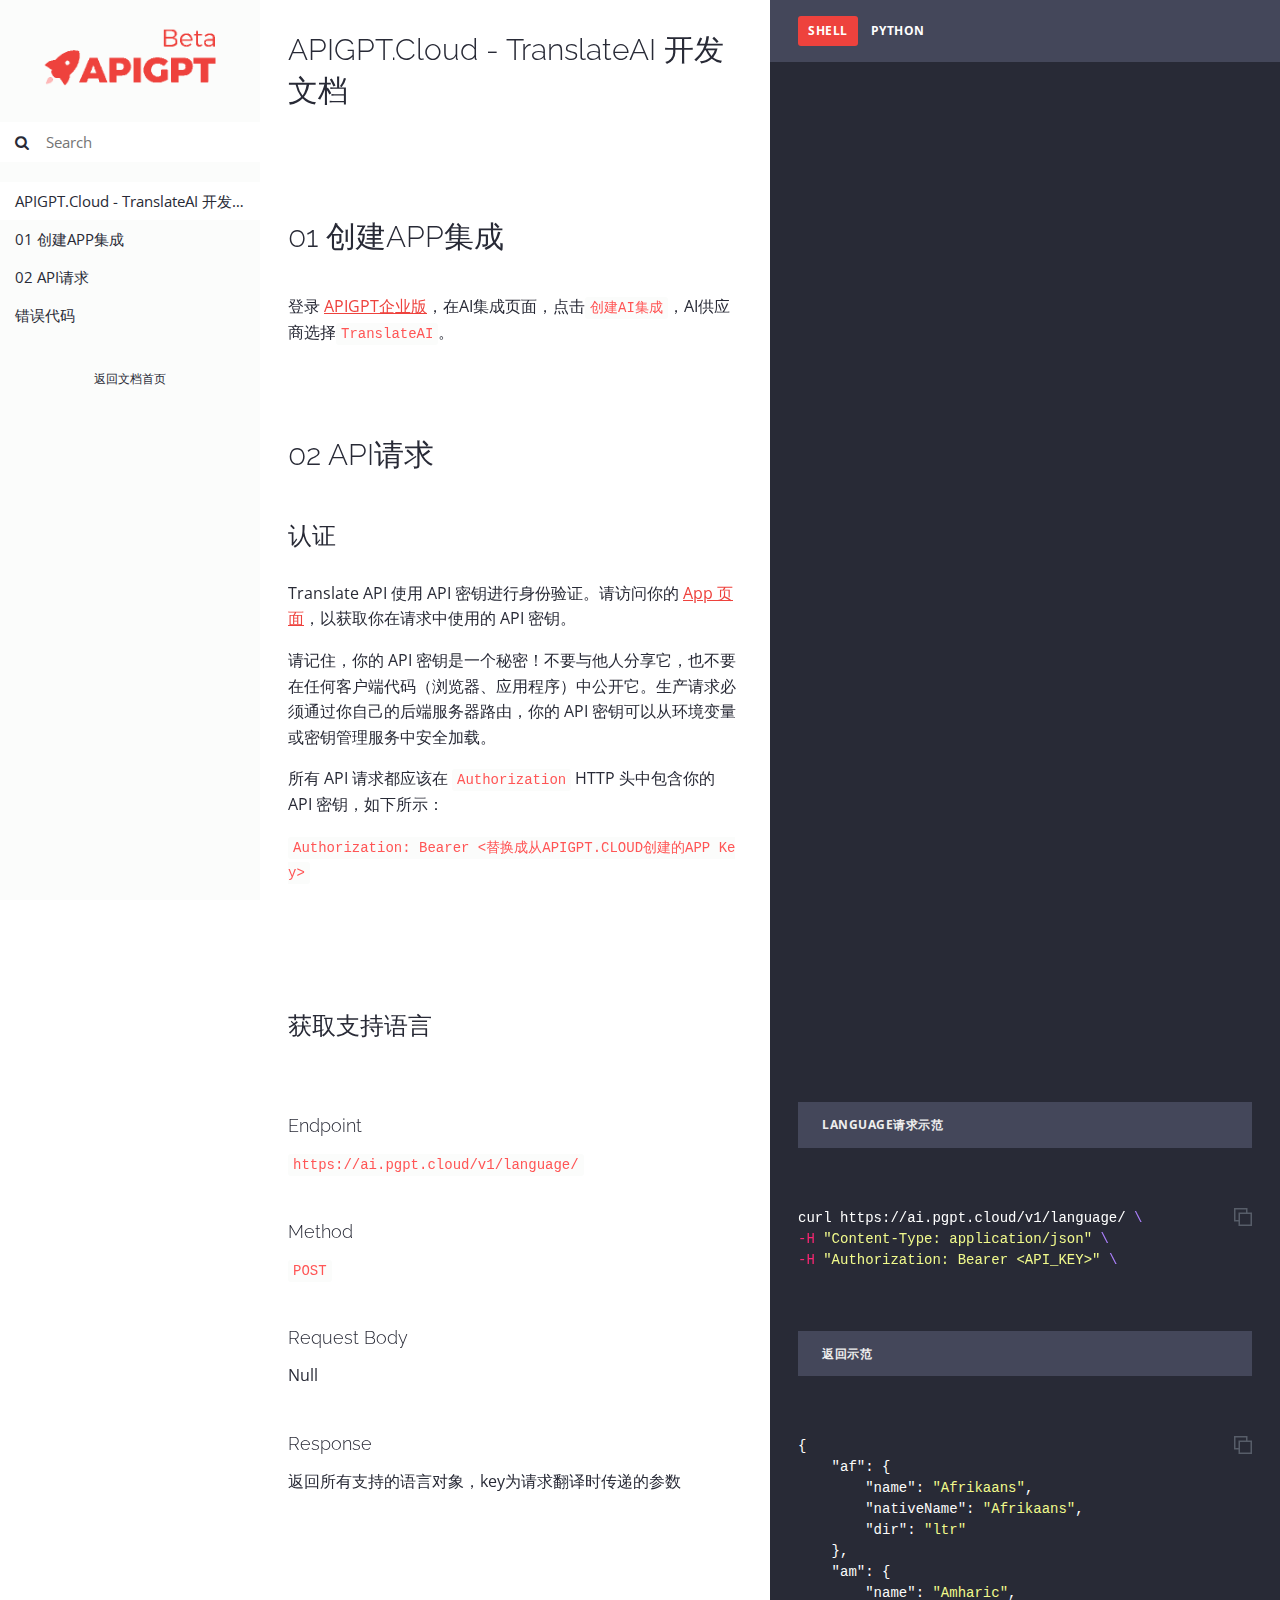
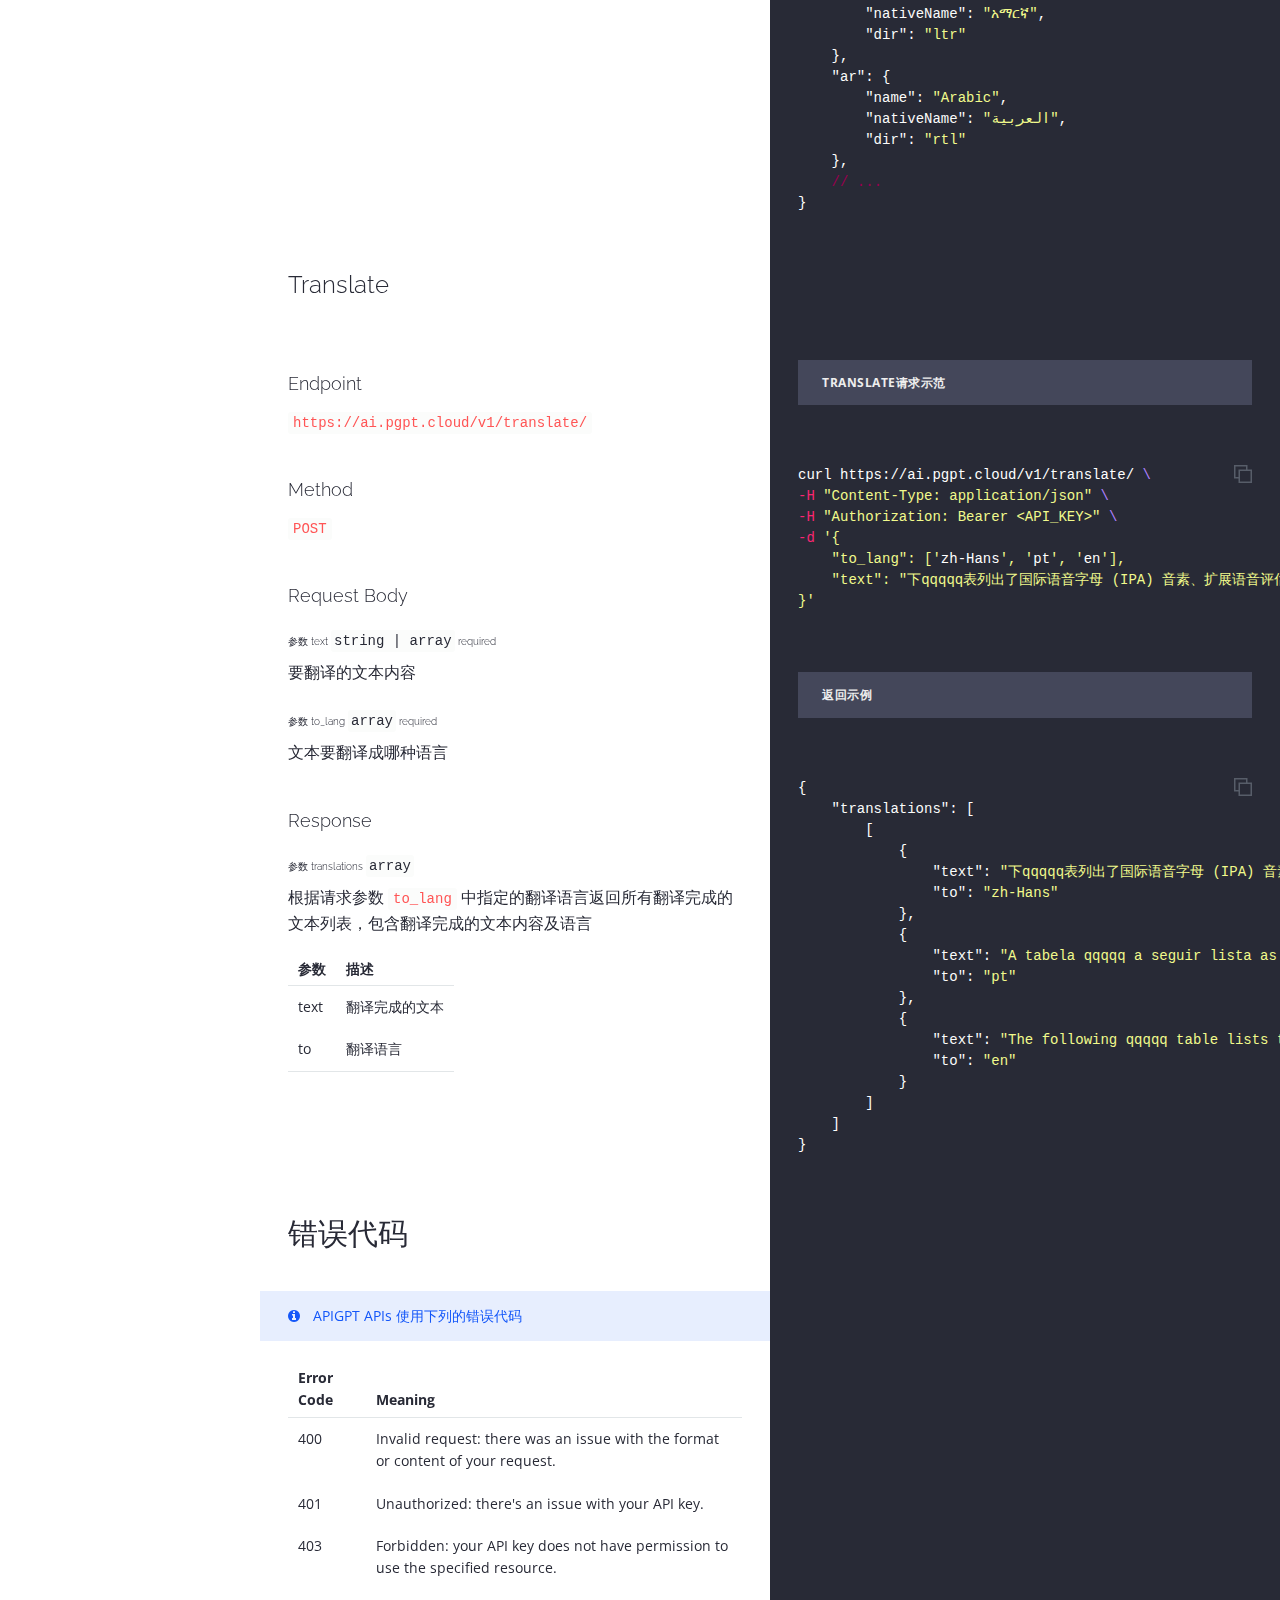
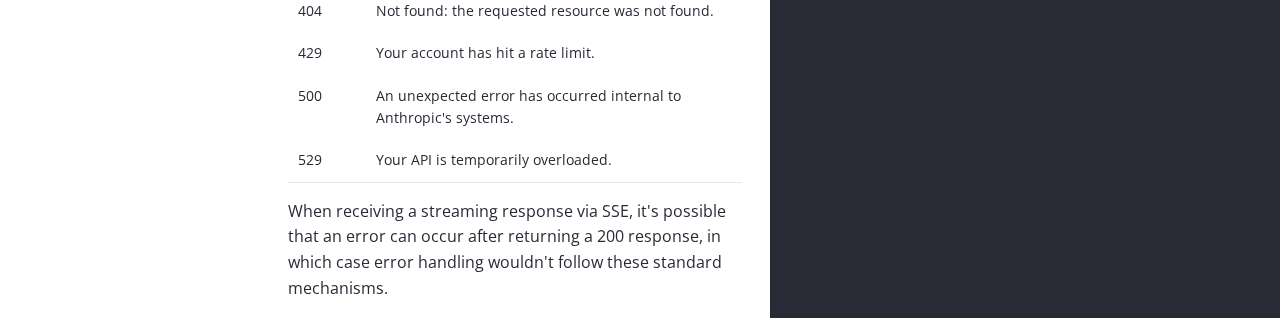
<file: docs/translate-ai.html>
<!doctype html>
<html>
  <head>
    <meta charset="utf-8">
    <meta content="IE=edge,chrome=1" http-equiv="X-UA-Compatible">
    <meta name="viewport" content="width=device-width, initial-scale=1, maximum-scale=1">
        <meta
            name="description"
            content="Documentation for APIGPT.CLOUD TranslateAI"
        >
    <title>APIGPT.CLOUD - TranslateAI 开发文档</title>

    <style media="screen">
      .highlight table td { padding: 5px; }
.highlight table pre { margin: 0; }
.highlight .gh {
  color: #999999;
}
.highlight .sr {
  color: #f6aa11;
}
.highlight .go {
  color: #888888;
}
.highlight .gp {
  color: #555555;
}
.highlight .gs {
}
.highlight .gu {
  color: #aaaaaa;
}
.highlight .nb {
  color: #f6aa11;
}
.highlight .cm {
  color: #75715e;
}
.highlight .cp {
  color: #75715e;
}
.highlight .c1 {
  color: #75715e;
}
.highlight .cs {
  color: #75715e;
}
.highlight .c, .highlight .ch, .highlight .cd, .highlight .cpf {
  color: #75715e;
}
.highlight .err {
  color: #960050;
}
.highlight .gr {
  color: #960050;
}
.highlight .gt {
  color: #960050;
}
.highlight .gd {
  color: #49483e;
}
.highlight .gi {
  color: #49483e;
}
.highlight .ge {
  color: #49483e;
}
.highlight .kc {
  color: #66d9ef;
}
.highlight .kd {
  color: #66d9ef;
}
.highlight .kr {
  color: #66d9ef;
}
.highlight .no {
  color: #66d9ef;
}
.highlight .kt {
  color: #66d9ef;
}
.highlight .mf {
  color: #ae81ff;
}
.highlight .mh {
  color: #ae81ff;
}
.highlight .il {
  color: #ae81ff;
}
.highlight .mi {
  color: #ae81ff;
}
.highlight .mo {
  color: #ae81ff;
}
.highlight .m, .highlight .mb, .highlight .mx {
  color: #ae81ff;
}
.highlight .sc {
  color: #ae81ff;
}
.highlight .se {
  color: #ae81ff;
}
.highlight .ss {
  color: #ae81ff;
}
.highlight .sd {
  color: #e6db74;
}
.highlight .s2 {
  color: #e6db74;
}
.highlight .sb {
  color: #e6db74;
}
.highlight .sh {
  color: #e6db74;
}
.highlight .si {
  color: #e6db74;
}
.highlight .sx {
  color: #e6db74;
}
.highlight .s1 {
  color: #e6db74;
}
.highlight .s, .highlight .sa, .highlight .dl {
  color: #e6db74;
}
.highlight .na {
  color: #a6e22e;
}
.highlight .nc {
  color: #a6e22e;
}
.highlight .nd {
  color: #a6e22e;
}
.highlight .ne {
  color: #a6e22e;
}
.highlight .nf, .highlight .fm {
  color: #a6e22e;
}
.highlight .vc {
  color: #ffffff;
}
.highlight .nn {
  color: #ffffff;
}
.highlight .ni {
  color: #ffffff;
}
.highlight .bp {
  color: #ffffff;
}
.highlight .vg {
  color: #ffffff;
}
.highlight .vi {
  color: #ffffff;
}
.highlight .nv, .highlight .vm {
  color: #ffffff;
}
.highlight .w {
  color: #ffffff;
}
.highlight {
  color: #ffffff;
}
.highlight .n, .highlight .py, .highlight .nx {
  color: #ffffff;
}
.highlight .nl {
  color: #f92672;
}
.highlight .ow {
  color: #f92672;
}
.highlight .nt {
  color: #f92672;
}
.highlight .k, .highlight .kv {
  color: #f92672;
}
.highlight .kn {
  color: #f92672;
}
.highlight .kp {
  color: #f92672;
}
.highlight .o {
  color: #f92672;
}
    </style>
    <style media="print">
      * {
        -webkit-transition:none!important;
        transition:none!important;
      }
      .highlight table td { padding: 5px; }
.highlight table pre { margin: 0; }
.highlight, .highlight .w {
  color: #586e75;
}
.highlight .err {
  color: #002b36;
  background-color: #dc322f;
}
.highlight .c, .highlight .ch, .highlight .cd, .highlight .cm, .highlight .cpf, .highlight .c1, .highlight .cs {
  color: #657b83;
}
.highlight .cp {
  color: #b58900;
}
.highlight .nt {
  color: #b58900;
}
.highlight .o, .highlight .ow {
  color: #93a1a1;
}
.highlight .p, .highlight .pi {
  color: #93a1a1;
}
.highlight .gi {
  color: #859900;
}
.highlight .gd {
  color: #dc322f;
}
.highlight .gh {
  color: #268bd2;
  background-color: #002b36;
  font-weight: bold;
}
.highlight .k, .highlight .kn, .highlight .kp, .highlight .kr, .highlight .kv {
  color: #6c71c4;
}
.highlight .kc {
  color: #cb4b16;
}
.highlight .kt {
  color: #cb4b16;
}
.highlight .kd {
  color: #cb4b16;
}
.highlight .s, .highlight .sb, .highlight .sc, .highlight .dl, .highlight .sd, .highlight .s2, .highlight .sh, .highlight .sx, .highlight .s1 {
  color: #859900;
}
.highlight .sa {
  color: #6c71c4;
}
.highlight .sr {
  color: #2aa198;
}
.highlight .si {
  color: #d33682;
}
.highlight .se {
  color: #d33682;
}
.highlight .nn {
  color: #b58900;
}
.highlight .nc {
  color: #b58900;
}
.highlight .no {
  color: #b58900;
}
.highlight .na {
  color: #268bd2;
}
.highlight .m, .highlight .mb, .highlight .mf, .highlight .mh, .highlight .mi, .highlight .il, .highlight .mo, .highlight .mx {
  color: #859900;
}
.highlight .ss {
  color: #859900;
}
    </style>
    <link href="stylesheets/screen-bbbf83f5.css" rel="stylesheet" media="screen" />
    <link href="stylesheets/print-88f539c5.css" rel="stylesheet" media="print" />
      <script src="javascripts/all-b12a2749.js"></script>

    <script>
      $(function() { setupCodeCopy(); });
    </script>
  </head>

  <body class="translate-ai" data-languages="[&quot;shell&quot;,&quot;python&quot;]">
    <a href="#" id="nav-button">
      <span>
        NAV
        <img src="images/navbar-cad8cdcb.png" alt="" />
      </span>
    </a>
    <div class="toc-wrapper">
      <img src="images/logo-b7be038d.png" class="logo" alt="" />
        <div class="lang-selector">
              <a href="#" data-language-name="shell">shell</a>
              <a href="#" data-language-name="python">python</a>
        </div>
        <div class="search">
          <input type="text" class="search" id="input-search" placeholder="Search">
        </div>
        <ul class="search-results"></ul>
      <ul id="toc" class="toc-list-h1">
          <li>
            <a href="#apigpt-cloud-translateai" class="toc-h1 toc-link" data-title="APIGPT.Cloud - TranslateAI 开发文档">APIGPT.Cloud - TranslateAI 开发文档</a>
          </li>
          <li>
            <a href="#01-app" class="toc-h1 toc-link" data-title="01 创建APP集成">01 创建APP集成</a>
          </li>
          <li>
            <a href="#02-api" class="toc-h1 toc-link" data-title="02 API请求">02 API请求</a>
              <ul class="toc-list-h2">
                  <li>
                    <a href="#32c808cbe5" class="toc-h2 toc-link" data-title="认证">认证</a>
                  </li>
                  <li>
                    <a href="#9f45c649b7" class="toc-h2 toc-link" data-title="获取支持语言">获取支持语言</a>
                  </li>
                  <li>
                    <a href="#translate" class="toc-h2 toc-link" data-title="Translate">Translate</a>
                  </li>
              </ul>
          </li>
          <li>
            <a href="#cf68bca02a" class="toc-h1 toc-link" data-title="错误代码">错误代码</a>
          </li>
      </ul>
        <ul class="toc-footer">
            <li><center><a href='index.html'>返回文档首页</a></center></li>
        </ul>

      <div style="padding:60px">

      <!--<img src="images/qrcode_for_apigpt-723fccb3.jpg" class="logo" alt="" />
      <p style="color:grey">扫描关注<br />生成式AI云公众号</p>

      <img src="images/apigpt-contact-e412e752.png" class="logo" alt="" />
      <p style="color:grey">扫描加入<br />生成式AI用户群</p>-->
      </div>

    </div>
    <div class="page-wrapper">
      <div class="dark-box"></div>
      <div class="content">
        <h1 id='apigpt-cloud-translateai'>APIGPT.Cloud - TranslateAI 开发文档</h1><h1 id='01-app'>01 创建APP集成</h1>
<p>登录 <a href='https://app.pgpt.cloud/'>APIGPT企业版</a>，在AI集成页面，点击<code>创建AI集成</code>，AI供应商选择<code>TranslateAI</code>。</p>
<h1 id='02-api'>02 API请求</h1><h2 id='32c808cbe5'>认证</h2>
<p>Translate API 使用 API 密钥进行身份验证。请访问你的 
<a href='https://app.pgpt.cloud/#/ai_integration'>App 页面</a>，以获取你在请求中使用的 API 密钥。</p>

<p>请记住，你的 API 密钥是一个秘密！不要与他人分享它，也不要在任何客户端代码（浏览器、应用程序）中公开它。生产请求必须通过你自己的后端服务器路由，你的 API 密钥可以从环境变量或密钥管理服务中安全加载。</p>

<p>所有 API 请求都应该在 <code>Authorization</code> HTTP 头中包含你的 API 密钥，如下所示：</p>

<p><code>Authorization: Bearer &lt;替换成从APIGPT.CLOUD创建的APP Key&gt;</code></p>
<h2 id='9f45c649b7'>获取支持语言</h2>
<blockquote>
<p>language请求示范</p>
</blockquote>
<div class="highlight"><pre class="highlight shell tab-shell"><code>curl https://ai.pgpt.cloud/v1/language/ <span class="se">\</span>
<span class="nt">-H</span> <span class="s2">"Content-Type: application/json"</span> <span class="se">\</span>
<span class="nt">-H</span> <span class="s2">"Authorization: Bearer &lt;API_KEY&gt;"</span> <span class="se">\</span>
</code></pre></div><div class="highlight"><pre class="highlight python tab-python"><code><span class="kn">import</span> <span class="nn">requests</span>

<span class="n">HOST</span> <span class="o">=</span> <span class="s">'https://ai.pgpt.cloud'</span>
<span class="n">API_KEY</span> <span class="o">=</span> <span class="s">'&lt;YOUR_API_KEY&gt;'</span>

<span class="n">headers</span> <span class="o">=</span> <span class="p">{</span>
    <span class="s">"Content-Type"</span><span class="p">:</span> <span class="s">"application/json"</span><span class="p">,</span>
    <span class="s">"Authorization"</span><span class="p">:</span> <span class="sa">f</span><span class="s">"Bearer </span><span class="si">{</span><span class="n">API_KEY</span><span class="si">}</span><span class="s">"</span><span class="p">,</span>
<span class="p">}</span>

<span class="n">res</span> <span class="o">=</span> <span class="n">requests</span><span class="p">.</span><span class="n">post</span><span class="p">(</span>
    <span class="n">url</span><span class="o">=</span><span class="sa">f</span><span class="s">"</span><span class="si">{</span><span class="n">HOST</span><span class="si">}</span><span class="s">/v1/language/"</span><span class="p">,</span>
    <span class="n">headers</span><span class="o">=</span><span class="n">headers</span><span class="p">,</span>
<span class="p">)</span>
<span class="k">print</span><span class="p">(</span><span class="n">res</span><span class="p">.</span><span class="n">json</span><span class="p">())</span>

</code></pre></div>
<blockquote>
<p>返回示范</p>
</blockquote>
<div class="highlight"><pre class="highlight json tab-json"><code><span class="p">{</span><span class="w">
    </span><span class="nl">"af"</span><span class="p">:</span><span class="w"> </span><span class="p">{</span><span class="w">
        </span><span class="nl">"name"</span><span class="p">:</span><span class="w"> </span><span class="s2">"Afrikaans"</span><span class="p">,</span><span class="w">
        </span><span class="nl">"nativeName"</span><span class="p">:</span><span class="w"> </span><span class="s2">"Afrikaans"</span><span class="p">,</span><span class="w">
        </span><span class="nl">"dir"</span><span class="p">:</span><span class="w"> </span><span class="s2">"ltr"</span><span class="w">
    </span><span class="p">},</span><span class="w">
    </span><span class="nl">"am"</span><span class="p">:</span><span class="w"> </span><span class="p">{</span><span class="w">
        </span><span class="nl">"name"</span><span class="p">:</span><span class="w"> </span><span class="s2">"Amharic"</span><span class="p">,</span><span class="w">
        </span><span class="nl">"nativeName"</span><span class="p">:</span><span class="w"> </span><span class="s2">"አማርኛ"</span><span class="p">,</span><span class="w">
        </span><span class="nl">"dir"</span><span class="p">:</span><span class="w"> </span><span class="s2">"ltr"</span><span class="w">
    </span><span class="p">},</span><span class="w">
    </span><span class="nl">"ar"</span><span class="p">:</span><span class="w"> </span><span class="p">{</span><span class="w">
        </span><span class="nl">"name"</span><span class="p">:</span><span class="w"> </span><span class="s2">"Arabic"</span><span class="p">,</span><span class="w">
        </span><span class="nl">"nativeName"</span><span class="p">:</span><span class="w"> </span><span class="s2">"العربية"</span><span class="p">,</span><span class="w">
        </span><span class="nl">"dir"</span><span class="p">:</span><span class="w"> </span><span class="s2">"rtl"</span><span class="w">
    </span><span class="p">},</span><span class="w">
    </span><span class="err">//</span><span class="w"> </span><span class="err">...</span><span class="w">
</span><span class="p">}</span><span class="w">
</span></code></pre></div><h3 id='endpoint'>Endpoint</h3>
<p><code>https://ai.pgpt.cloud/v1/language/</code></p>
<h3 id='method'>Method</h3>
<p><code>POST</code></p>
<h3 id='request-body'>Request Body</h3>
<p>Null</p>
<h3 id='response'>Response</h3>
<p>返回所有支持的语言对象，key为请求翻译时传递的参数</p>
<h2 id='translate'>Translate</h2>
<blockquote>
<p>translate请求示范</p>
</blockquote>
<div class="highlight"><pre class="highlight shell tab-shell"><code>curl https://ai.pgpt.cloud/v1/translate/ <span class="se">\</span>
<span class="nt">-H</span> <span class="s2">"Content-Type: application/json"</span> <span class="se">\</span>
<span class="nt">-H</span> <span class="s2">"Authorization: Bearer &lt;API_KEY&gt;"</span> <span class="se">\</span>
<span class="nt">-d</span> <span class="s1">'{
    "to_lang": ['</span>zh-Hans<span class="s1">', '</span>pt<span class="s1">', '</span>en<span class="s1">'],
    "text": "下qqqqq表列出了国际语音字母 (IPA) 音素、扩展语音评估方法语音字母 (X-SAMPA) 符号以及亚马逊 Polly 支持的巴西葡萄牙语语音的相应变量。",
}'</span>
</code></pre></div><div class="highlight"><pre class="highlight python tab-python"><code><span class="kn">import</span> <span class="nn">request</span>

<span class="n">HOST</span> <span class="o">=</span> <span class="s">'https://ai.pgpt.cloud/'</span>
<span class="n">API_KEY</span> <span class="o">=</span> <span class="s">'&lt;YOUR_API_KEY&gt;'</span>

<span class="n">header</span> <span class="o">=</span> <span class="p">{</span>
    <span class="s">"Content-Type"</span><span class="p">:</span> <span class="s">"application/json"</span><span class="p">,</span>
    <span class="s">"Authorization"</span><span class="p">:</span> <span class="sa">f</span><span class="s">"Bearer </span><span class="si">{</span><span class="n">API_KEY</span><span class="si">}</span><span class="s">"</span><span class="p">,</span>
<span class="p">}</span>
<span class="n">payload</span> <span class="o">=</span> <span class="p">{</span>
    <span class="s">"to_lang"</span><span class="p">:</span> <span class="p">[</span><span class="s">'zh-Hans'</span><span class="p">,</span> <span class="s">'pt'</span><span class="p">,</span> <span class="s">'en'</span><span class="p">],</span>
    <span class="s">"text"</span><span class="p">:</span> <span class="s">"下qqqqq表列出了国际语音字母 (IPA) 音素、扩展语音评估方法语音字母 (X-SAMPA) 符号以及亚马逊 Polly 支持的巴西葡萄牙语语音的相应变量。"</span><span class="p">,</span>
<span class="p">}</span>

<span class="n">res</span> <span class="o">=</span> <span class="n">requests</span><span class="p">.</span><span class="n">post</span><span class="p">(</span>
    <span class="n">url</span><span class="o">=</span><span class="sa">f</span><span class="s">"</span><span class="si">{</span><span class="n">HOST</span><span class="si">}</span><span class="s">/v1/translate/"</span><span class="p">,</span>
    <span class="n">headers</span><span class="o">=</span><span class="n">headers</span><span class="p">,</span>
    <span class="n">json</span><span class="o">=</span><span class="n">payload</span><span class="p">,</span>
<span class="p">)</span>
<span class="k">print</span><span class="p">(</span><span class="n">res</span><span class="p">.</span><span class="n">json</span><span class="p">())</span>

</code></pre></div>
<blockquote>
<p>返回示例</p>
</blockquote>
<div class="highlight"><pre class="highlight json tab-json"><code><span class="p">{</span><span class="w">
    </span><span class="nl">"translations"</span><span class="p">:</span><span class="w"> </span><span class="p">[</span><span class="w">
        </span><span class="p">[</span><span class="w">
            </span><span class="p">{</span><span class="w">
                </span><span class="nl">"text"</span><span class="p">:</span><span class="w"> </span><span class="s2">"下qqqqq表列出了国际语音字母 (IPA) 音素、扩展语音评估方法语音字母 (X-SAMPA) 符号以及亚马逊 Polly 支持的巴西葡萄牙语语音的相应变量。"</span><span class="p">,</span><span class="w">
                </span><span class="nl">"to"</span><span class="p">:</span><span class="w"> </span><span class="s2">"zh-Hans"</span><span class="w">
            </span><span class="p">},</span><span class="w">
            </span><span class="p">{</span><span class="w">
                </span><span class="nl">"text"</span><span class="p">:</span><span class="w"> </span><span class="s2">"A tabela qqqqq a seguir lista as variáveis correspondentes para os fonemas do Alfabeto Internacional da Fala (IPA), os símbolos do Alfabeto Fonético do Método de Avaliação da Fala Estendida (X-SAMPA) e as vozes do Português Brasileiro suportadas pelo Amazon Polly."</span><span class="p">,</span><span class="w">
                </span><span class="nl">"to"</span><span class="p">:</span><span class="w"> </span><span class="s2">"pt"</span><span class="w">
            </span><span class="p">},</span><span class="w">
            </span><span class="p">{</span><span class="w">
                </span><span class="nl">"text"</span><span class="p">:</span><span class="w"> </span><span class="s2">"The following qqqqq table lists the corresponding variables for the International Speech Alphabet (IPA) phonemes, the Extended Speech Assessment Method Phonetic Alphabet (X-SAMPA) symbols, and the Brazilian Portuguese voices supported by Amazon Polly."</span><span class="p">,</span><span class="w">
                </span><span class="nl">"to"</span><span class="p">:</span><span class="w"> </span><span class="s2">"en"</span><span class="w">
            </span><span class="p">}</span><span class="w">
        </span><span class="p">]</span><span class="w">
    </span><span class="p">]</span><span class="w">
</span><span class="p">}</span><span class="w">
</span></code></pre></div><h3 id='endpoint-2'>Endpoint</h3>
<p><code>https://ai.pgpt.cloud/v1/translate/</code></p>
<h3 id='method-2'>Method</h3>
<p><code>POST</code></p>
<h3 id='request-body-2'>Request Body</h3><h4 id='text-string-array-required'>参数 text <code>string | array</code> required</h4>
<p>要翻译的文本内容</p>
<h4 id='to_lang-array-required'>参数 to_lang <code>array</code> required</h4>
<p>文本要翻译成哪种语言</p>
<h3 id='response-2'>Response</h3><h4 id='translations-array'>参数 translations <code>array</code></h4>
<p>根据请求参数 <code>to_lang</code> 中指定的翻译语言返回所有翻译完成的文本列表，包含翻译完成的文本内容及语言</p>

<table><thead>
<tr>
<th>参数</th>
<th>描述</th>
</tr>
</thead><tbody>
<tr>
<td>text</td>
<td>翻译完成的文本</td>
</tr>
<tr>
<td>to</td>
<td>翻译语言</td>
</tr>
</tbody></table>
<h1 id='cf68bca02a'>错误代码</h1>
<aside class="notice">
APIGPT APIs 使用下列的错误代码
</aside>

<table><thead>
<tr>
<th>Error Code</th>
<th>Meaning</th>
</tr>
</thead><tbody>
<tr>
<td>400</td>
<td>Invalid request: there was an issue with the format or content of your request.</td>
</tr>
<tr>
<td>401</td>
<td>Unauthorized: there&#39;s an issue with your API key.</td>
</tr>
<tr>
<td>403</td>
<td>Forbidden: your API key does not have permission to use the specified resource.</td>
</tr>
<tr>
<td>404</td>
<td>Not found: the requested resource was not found.</td>
</tr>
<tr>
<td>429</td>
<td>Your account has hit a rate limit.</td>
</tr>
<tr>
<td>500</td>
<td>An unexpected error has occurred internal to Anthropic&#39;s systems.</td>
</tr>
<tr>
<td>529</td>
<td>Your API is temporarily overloaded.</td>
</tr>
</tbody></table>

<p>When receiving a streaming response via SSE, it&#39;s possible that an error can occur after returning a 200 response, in which case error handling wouldn&#39;t follow these standard mechanisms.</p>

      </div>
      <div class="dark-box">
          <div class="lang-selector">
                <a href="#" data-language-name="shell">shell</a>
                <a href="#" data-language-name="python">python</a>
          </div>
      </div>
    </div>
  </body>
</html>
</file>
<file: docs/stylesheets/screen-bbbf83f5.css>
/*! normalize.css v3.0.2 | MIT License | git.io/normalize */@import url("//fonts.googleapis.com/css?family=Open+Sans:400,600,700");@import url("//fonts.googleapis.com/css?family=Raleway:300,500,700");@import url("//fonts.googleapis.com/css?family=Open+Sans:400,600,700");@import url("//fonts.googleapis.com/css?family=Raleway:300,500,700");@import url("//fonts.googleapis.com/css?family=Open+Sans:400,600,700");@import url("//fonts.googleapis.com/css?family=Raleway:300,500,700");html,body{font-family:"Open Sans", "Helvetica Neue", Helvetica, Arial, sans-serif;font-size:16px}.content h1,.content h2,.content h3,.content h4,.content h5,.content h6{font-family:"Raleway", "Helvetica Neue", Helvetica, Arial, sans-serif;font-weight:300}.content code,.content pre{font-family:Consolas, Menlo, Monaco, "Lucida Console", "Liberation Mono", "DejaVu Sans Mono", "Bitstream Vera Sans Mono", "Courier New", monospace, serif;font-size:14px;line-height:1.5}.content code{word-break:break-all;-webkit-hyphens:auto;-ms-hyphens:auto;hyphens:auto}html{font-family:"Open Sans", "Helvetica Neue", Helvetica, Arial, sans-serif;-ms-text-size-adjust:100%;-webkit-text-size-adjust:100%}body{margin:0}article,aside,details,figcaption,figure,footer,header,hgroup,main,menu,nav,section,summary{display:block}audio,canvas,progress,video{display:inline-block;vertical-align:baseline}audio:not([controls]){display:none;height:0}[hidden],template{display:none}a{background-color:transparent;color:#EE423D}a:active,a:hover{outline:0}abbr[title]{border-bottom:1px dotted}b,strong{font-weight:bold}dfn{font-style:italic}h1{font-size:2em;margin:0.67em 0}mark{background:#ff0;color:#000}small{font-size:80%}sub,sup{font-size:75%;line-height:0;position:relative;vertical-align:baseline}sup{top:-0.5em}sub{bottom:-0.25em}img{border:0}svg:not(:root){overflow:hidden}figure{margin:1em 40px}hr{-webkit-box-sizing:content-box;box-sizing:content-box;height:0}pre{overflow:auto}code,kbd,pre,samp{font-family:monospace, monospace;font-size:1em}button,input,optgroup,select,textarea{color:inherit;font:inherit;margin:0}button{overflow:visible}button,select{text-transform:none}button,html input[type="button"],input[type="reset"],input[type="submit"]{-webkit-appearance:button;cursor:pointer}button[disabled],html input[disabled]{cursor:default}button::-moz-focus-inner,input::-moz-focus-inner{border:0;padding:0}input{line-height:normal}input[type="checkbox"],input[type="radio"]{-webkit-box-sizing:border-box;box-sizing:border-box;padding:0}input[type="number"]::-webkit-inner-spin-button,input[type="number"]::-webkit-outer-spin-button{height:auto}input[type="search"]{-webkit-appearance:textfield;-webkit-box-sizing:content-box;box-sizing:content-box}input[type="search"]::-webkit-search-cancel-button,input[type="search"]::-webkit-search-decoration{-webkit-appearance:none}fieldset{border:1px solid #c0c0c0;margin:0 2px;padding:0.35em 0.625em 0.75em}legend{border:0;padding:0}textarea{overflow:auto}optgroup{font-weight:bold}table{border-collapse:collapse;border-spacing:0}td,th{padding:0}.image-logo{width:85px;margin:25px auto}html,body{font-family:"Open Sans", "Helvetica Neue", Helvetica, Arial, sans-serif;font-size:16px}.content h1,.content h2,.content h3,.content h4,.content h5,.content h6{font-family:"Raleway", "Helvetica Neue", Helvetica, Arial, sans-serif;font-weight:300}.content code,.content pre{font-family:Consolas, Menlo, Monaco, "Lucida Console", "Liberation Mono", "DejaVu Sans Mono", "Bitstream Vera Sans Mono", "Courier New", monospace, serif;font-size:14px;line-height:1.5}.content code{word-break:break-all;-webkit-hyphens:auto;-ms-hyphens:auto;hyphens:auto}@font-face{font-family:'slate';src:url(../fonts/slate-cfc9d06b.eot?-syv14m);src:url(../fonts/slate-cfc9d06b.eot?#iefix-syv14m) format("embedded-opentype"),url(../fonts/slate.woff2?-syv14m) format("woff2"),url(../fonts/slate.woff?-syv14m) format("woff"),url(../fonts/slate-7b7da4fe.ttf?-syv14m) format("truetype"),url(../fonts/slate-e55b8307.svg?-syv14m#slate) format("svg");font-weight:normal;font-style:normal}.content aside.warning:before,.content aside.notice:before,.content aside.success:before,.toc-wrapper>.search:before{font-family:'slate';speak:none;font-style:normal;font-weight:normal;font-variant:normal;text-transform:none;line-height:1}.content aside.warning:before{content:"\e600"}.content aside.notice:before{content:"\e602"}.content aside.success:before{content:"\e606"}.toc-wrapper>.search:before{content:"\e607"}html,body{font-family:"Open Sans", "Helvetica Neue", Helvetica, Arial, sans-serif;font-size:16px}.content h1,.content h2,.content h3,.content h4,.content h5,.content h6{font-family:"Raleway", "Helvetica Neue", Helvetica, Arial, sans-serif;font-weight:300}.content code,.content pre{font-family:Consolas, Menlo, Monaco, "Lucida Console", "Liberation Mono", "DejaVu Sans Mono", "Bitstream Vera Sans Mono", "Courier New", monospace, serif;font-size:14px;line-height:1.5}.content code{word-break:break-all;-webkit-hyphens:auto;-ms-hyphens:auto;hyphens:auto}.highlight .c{color:#6272a4 !important}.highlight .nf,.highlight .fm{color:#50fa7b !important}.highlight .no{color:#8be9fd !important}.highlight .kd,.highlight .kn,.highlight .nb{color:#EE423D !important}.highlight .o{color:#ff5555 !important}.highlight .nl{color:#FBFCFB !important}.highlight .s1,.highlight .s2{color:#f1fa8c !important}.highlight .mi{color:#bd93f9 !important}html,body{color:#282a36;padding:0;margin:0;-webkit-font-smoothing:antialiased;-moz-osx-font-smoothing:grayscale;background-color:#FFF;height:100%;-webkit-text-size-adjust:none}#toc>ul>li>a>span{float:right;background-color:#2484FF;border-radius:40px;width:20px}.toc-wrapper{-webkit-transition:left 0.3s ease-in-out;transition:left 0.3s ease-in-out;overflow-y:auto;overflow-x:hidden;position:fixed;z-index:30;top:0;left:0;bottom:0;width:260px;background-color:#FBFCFB;font-size:15px;font-weight:400}.toc-wrapper .lang-selector{display:none}.toc-wrapper .lang-selector a{padding-top:0.5em;padding-bottom:0.5em}.toc-wrapper .logo{display:block;max-width:100%;margin-bottom:0px}.toc-wrapper>.search{position:relative;margin:10px 0 20px}.toc-wrapper>.search input{background:#fff;border:0;padding:10px 0 10px 46px;-webkit-box-sizing:border-box;box-sizing:border-box;width:260px;outline:none;color:#282a36}.toc-wrapper>.search:before{position:absolute;top:13px;left:15px;color:#282a36}.toc-wrapper .search-results{margin-top:0;-webkit-box-sizing:border-box;box-sizing:border-box;height:0;overflow-y:auto;overflow-x:hidden;-webkit-transition-property:height, margin;transition-property:height, margin;-webkit-transition-duration:180ms;transition-duration:180ms;-webkit-transition-timing-function:ease-in-out;transition-timing-function:ease-in-out;background:#FBFCFB}.toc-wrapper .search-results.visible{height:30%;margin-bottom:1em}.toc-wrapper .search-results li{margin:1em 15px;line-height:1}.toc-wrapper .search-results a{color:#282a36;text-decoration:none}.toc-wrapper .search-results a:hover{text-decoration:underline}.toc-wrapper ul,.toc-wrapper li{list-style:none;margin:0;padding:0;line-height:28px}.toc-wrapper li{color:#282a36;-webkit-transition-property:background;transition-property:background;-webkit-transition-timing-function:linear;transition-timing-function:linear;-webkit-transition-duration:200ms;transition-duration:200ms}.toc-wrapper .toc-link.active{background-color:#FFF;color:#282a36}.toc-wrapper .toc-link.active-parent{background-color:#FFF;color:#282a36}.toc-wrapper .toc-list-h2{display:none;background-color:#FBFCFB;font-weight:500}.toc-wrapper .toc-h2{padding-left:25px;font-size:15px}.toc-wrapper .toc-footer{padding:1em 0;margin-top:1em}.toc-wrapper .toc-footer li,.toc-wrapper .toc-footer a{color:#282a36;text-decoration:none}.toc-wrapper .toc-footer a:hover{text-decoration:underline}.toc-wrapper .toc-footer li{font-size:0.8em;line-height:1.7;text-decoration:none}.toc-link,.toc-footer li{padding:5px 15px 5px 15px;display:block;overflow-x:hidden;white-space:nowrap;text-overflow:ellipsis;text-decoration:none;color:#282a36;-webkit-transition-property:background;transition-property:background;-webkit-transition-timing-function:linear;transition-timing-function:linear;-webkit-transition-duration:130ms;transition-duration:130ms}#nav-button{padding:0 1.5em 5em 0;display:none;position:fixed;top:0;left:0;z-index:100;color:#282a36;text-decoration:none;font-weight:bold;line-height:16px;-webkit-transition:left 0.3s ease-in-out;transition:left 0.3s ease-in-out}#nav-button span{display:block;margin-top:5px;padding:10px;background-color:#282a36;border-radius:0 3px 3px 0}#nav-button img{height:16px;vertical-align:bottom}#nav-button:hover{opacity:1}#nav-button.open{left:260px}.page-wrapper{margin-left:260px;position:relative;z-index:10;background-color:#FFF;min-height:100%;padding-bottom:1px}.page-wrapper .dark-box{width:50%;background-color:#282a36;position:absolute;right:0;top:0;bottom:0}.page-wrapper .lang-selector{position:fixed;z-index:50;background:#44475a;padding:1em 28px}.lang-selector{display:flex;background-color:#1E2224;width:100%;font-weight:bold;overflow-x:auto}.lang-selector a{display:block;float:left;color:#ffffff;text-decoration:none;padding:0 10px;line-height:30px;outline:0;margin-right:3px;font-size:12px;text-transform:uppercase;font-weight:bold;letter-spacing:0.5px}.lang-selector a:active,.lang-selector a:focus{background-color:#EE423D;color:#ffffff;border-radius:3px}.lang-selector a.active{background-color:#EE423D;color:#ffffff;border-radius:3px}.lang-selector:after{content:'';clear:both;display:block}.content{-webkit-transform:translateZ(0);position:relative;z-index:30}.content:after{content:'';display:block;clear:both}.content>h1,.content>h2,.content>h3,.content>h4,.content>h5,.content>h6,.content>p,.content>table,.content>ul,.content>ol,.content>aside,.content>dl{margin-right:50%;padding:0 28px;-webkit-box-sizing:border-box;box-sizing:border-box;display:block}.content>ul,.content>ol{padding-left:43px}.content>h1,.content>h2,.content>div{clear:both}.content h1{font-size:30px;padding-top:1em;padding-bottom:0.5em;margin-bottom:21px;margin-top:2em}.content h1:first-child,.content div:first-child+h1{border-top-width:0;margin-top:0}.content h2{font-size:24px;margin-top:4em;margin-bottom:0;padding-top:1.2em;padding-bottom:1.2em}.content h1+h2,.content h1+div+h2{margin-top:-21px;border-top:none}.content h3,.content h4,.content h5,.content h6{font-size:18px;margin-top:2.5em;margin-bottom:0.8em}.content h4,.content h5,.content h6{font-size:10px}.content hr{margin:2em 0;border-top:2px solid #282a36;border-bottom:2px solid #FFF}.content table{margin-bottom:1em;overflow:auto}.content table th,.content table td{text-align:left;vertical-align:top;line-height:1.6}.content table th code,.content table td code{white-space:nowrap}.content table th{padding:5px 10px;border-bottom:1px solid #e2e6e8;vertical-align:bottom;font-size:14px}.content table td{padding:10px;font-size:14px}.content table tr:last-child{border-bottom:1px solid #e2e6e8}.content table tr:nth-child(odd)>td{background-color:white}.content table tr:nth-child(even)>td{background-color:white}.content dt{font-weight:bold}.content dd{margin-left:15px}.content p,.content li,.content dt,.content dd{line-height:1.6;margin-top:0}.content img{max-width:100%}.content code{background-color:#FBFCFB;padding:3px;border-radius:3px}.content p code{background-color:#FBFCFB;padding:3px 5px;border-radius:3px;color:#ff5555}.content pre>code{background-color:transparent;padding:0}.content aside{padding-top:1em;padding-bottom:1em;margin-top:1.5em;margin-bottom:1.5em;background:#E7EEFE;line-height:1.6;color:#1457F9;font-size:14px}.content aside.warning{background-color:#FFEAED;color:#C78925}.content aside.success{background-color:#EAF4EF;color:#448A6B}.content aside:before{vertical-align:middle;padding-right:0.5em;font-size:14px;position:relative;top:-1px}.content .search-highlight{padding:2px;margin:-3px;border-radius:4px;background:#8be9fd}.content>div.highlight{clear:none}.content pre,.content blockquote{background-color:#282a36;color:#fff;padding:2em 28px;margin:0;width:50%;float:right;clear:right;-webkit-box-sizing:border-box;box-sizing:border-box}.content pre>p,.content blockquote>p{margin:0}.content pre a,.content blockquote a{color:#fff;text-decoration:none;border-bottom:dashed 1px #ccc}.content pre p code,.content blockquote p code{background:rgba(255,255,255,0.05);padding:2px 5px}.content pre{padding-top:2em;padding-bottom:2em;padding:2em 28px}.content blockquote>p{background-color:#44475a;padding:13px 2em;color:#eee;font-size:12px;text-transform:uppercase;font-weight:bold;letter-spacing:0.5px}.content blockquote>p code{text-transform:none;color:#EE423D}@media (max-width: 930px){.content{padding-top:28px}.content>.highlight+p{margin-top:28px}.toc-wrapper{left:-260px}.toc-wrapper.open{left:0}.page-wrapper{margin-left:0}#nav-button{display:block}.toc-link{padding-top:0.3em;padding-bottom:0.3em}}@media (max-width: 670px){.dark-box{display:none}.content>h1,.content>h2,.content>h3,.content>h4,.content>h5,.content>h6,.content>p,.content>table,.content>ul,.content>ol,.content>aside,.content>dl{margin-right:0}.toc-wrapper .lang-selector{display:block}.page-wrapper .lang-selector{display:none}.content pre,.content blockquote{width:auto;float:none}.content>pre+h1,.content>blockquote+h1,.content>pre+h2,.content>blockquote+h2,.content>pre+h3,.content>blockquote+h3,.content>pre+h4,.content>blockquote+h4,.content>pre+h5,.content>blockquote+h5,.content>pre+h6,.content>blockquote+h6,.content>pre+p,.content>blockquote+p,.content>pre+table,.content>blockquote+table,.content>pre+ul,.content>blockquote+ul,.content>pre+ol,.content>blockquote+ol,.content>pre+aside,.content>blockquote+aside,.content>pre+dl,.content>blockquote+dl{margin-top:28px}}.highlight .c,.highlight .cm,.highlight .c1,.highlight .cs{color:#909090}.highlight,.highlight .w{background-color:#282a36}.copy-clipboard{float:right;fill:#9DAAB6;cursor:pointer;opacity:0.4;height:18px;width:18px}.copy-clipboard:hover{opacity:0.8}
</file>
<file: docs/stylesheets/print-88f539c5.css>
/*! normalize.css v3.0.2 | MIT License | git.io/normalize */@import url("//fonts.googleapis.com/css?family=Open+Sans:400,600,700");@import url("//fonts.googleapis.com/css?family=Raleway:300,500,700");@import url("//fonts.googleapis.com/css?family=Open+Sans:400,600,700");@import url("//fonts.googleapis.com/css?family=Raleway:300,500,700");body{font-family:"Open Sans", "Helvetica Neue", Helvetica, Arial, sans-serif;font-size:16px}.content h1,.content h2,.content h3,.content h4{font-family:"Raleway", "Helvetica Neue", Helvetica, Arial, sans-serif;font-weight:300}.content pre,.content code{font-family:Consolas, Menlo, Monaco, "Lucida Console", "Liberation Mono", "DejaVu Sans Mono", "Bitstream Vera Sans Mono", "Courier New", monospace, serif;font-size:14px;line-height:1.5}.content pre,.content code{word-break:break-all;-webkit-hyphens:auto;-ms-hyphens:auto;hyphens:auto}html{font-family:"Open Sans", "Helvetica Neue", Helvetica, Arial, sans-serif;-ms-text-size-adjust:100%;-webkit-text-size-adjust:100%}body{margin:0}article,aside,details,figcaption,figure,footer,header,hgroup,main,menu,nav,section,summary{display:block}audio,canvas,progress,video{display:inline-block;vertical-align:baseline}audio:not([controls]){display:none;height:0}[hidden],template{display:none}a{background-color:transparent;color:#EE423D}a:active,a:hover{outline:0}abbr[title]{border-bottom:1px dotted}b,strong{font-weight:bold}dfn{font-style:italic}h1{font-size:2em;margin:0.67em 0}mark{background:#ff0;color:#000}small{font-size:80%}sub,sup{font-size:75%;line-height:0;position:relative;vertical-align:baseline}sup{top:-0.5em}sub{bottom:-0.25em}img{border:0}svg:not(:root){overflow:hidden}figure{margin:1em 40px}hr{-webkit-box-sizing:content-box;box-sizing:content-box;height:0}pre{overflow:auto}code,kbd,pre,samp{font-family:monospace, monospace;font-size:1em}button,input,optgroup,select,textarea{color:inherit;font:inherit;margin:0}button{overflow:visible}button,select{text-transform:none}button,html input[type="button"],input[type="reset"],input[type="submit"]{-webkit-appearance:button;cursor:pointer}button[disabled],html input[disabled]{cursor:default}button::-moz-focus-inner,input::-moz-focus-inner{border:0;padding:0}input{line-height:normal}input[type="checkbox"],input[type="radio"]{-webkit-box-sizing:border-box;box-sizing:border-box;padding:0}input[type="number"]::-webkit-inner-spin-button,input[type="number"]::-webkit-outer-spin-button{height:auto}input[type="search"]{-webkit-appearance:textfield;-webkit-box-sizing:content-box;box-sizing:content-box}input[type="search"]::-webkit-search-cancel-button,input[type="search"]::-webkit-search-decoration{-webkit-appearance:none}fieldset{border:1px solid #c0c0c0;margin:0 2px;padding:0.35em 0.625em 0.75em}legend{border:0;padding:0}textarea{overflow:auto}optgroup{font-weight:bold}table{border-collapse:collapse;border-spacing:0}td,th{padding:0}.image-logo{width:85px;margin:25px auto}body{font-family:"Open Sans", "Helvetica Neue", Helvetica, Arial, sans-serif;font-size:16px}.content h1,.content h2,.content h3,.content h4{font-family:"Raleway", "Helvetica Neue", Helvetica, Arial, sans-serif;font-weight:300}.content pre,.content code{font-family:Consolas, Menlo, Monaco, "Lucida Console", "Liberation Mono", "DejaVu Sans Mono", "Bitstream Vera Sans Mono", "Courier New", monospace, serif;font-size:14px;line-height:1.5}.content pre,.content code{word-break:break-all;-webkit-hyphens:auto;-ms-hyphens:auto;hyphens:auto}@font-face{font-family:'slate';src:url(../fonts/slate-cfc9d06b.eot?-syv14m);src:url(../fonts/slate-cfc9d06b.eot?#iefix-syv14m) format("embedded-opentype"),url(../fonts/slate.woff2?-syv14m) format("woff2"),url(../fonts/slate.woff?-syv14m) format("woff"),url(../fonts/slate-7b7da4fe.ttf?-syv14m) format("truetype"),url(../fonts/slate-e55b8307.svg?-syv14m#slate) format("svg");font-weight:normal;font-style:normal}.content aside.warning:before,.content aside.notice:before,.content aside.success:before{font-family:'slate';speak:none;font-style:normal;font-weight:normal;font-variant:normal;text-transform:none;line-height:1}.content aside.warning:before{content:"\e600"}.content aside.notice:before{content:"\e602"}.content aside.success:before{content:"\e606"}.tocify,.toc-footer,.lang-selector,.search,#nav-button{display:none}.tocify-wrapper>img{margin:0 auto;display:block}.content{font-size:12px}.content pre,.content code{border:1px solid #999;border-radius:5px;font-size:0.8em}.content pre code{border:0}.content pre{padding:1.3em}.content code{padding:0.2em}.content table{border:1px solid #999}.content table tr{border-bottom:1px solid #999}.content table td,.content table th{padding:0.7em}.content p{line-height:1.5}.content a{text-decoration:none;color:#000}.content h1{font-size:2.5em;padding-top:0.5em;padding-bottom:0.5em;margin-top:1em;margin-bottom:21px;border:2px solid #ccc;border-width:2px 0;text-align:center}.content h2{font-size:1.8em;margin-top:2em;border-top:2px solid #ccc;padding-top:0.8em}.content h1+h2,.content h1+div+h2{border-top:none;padding-top:0;margin-top:0}.content h3,.content h4{font-size:0.8em;margin-top:1.5em;margin-bottom:0.8em;text-transform:uppercase}.content h5,.content h6{text-transform:uppercase}.content aside{padding:1em;border:1px solid #ccc;border-radius:5px;margin-top:1.5em;margin-bottom:1.5em;line-height:1.6}.content aside:before{vertical-align:middle;padding-right:0.5em;font-size:14px}@media print{.copy-clipboard{display:none}}
</file>
